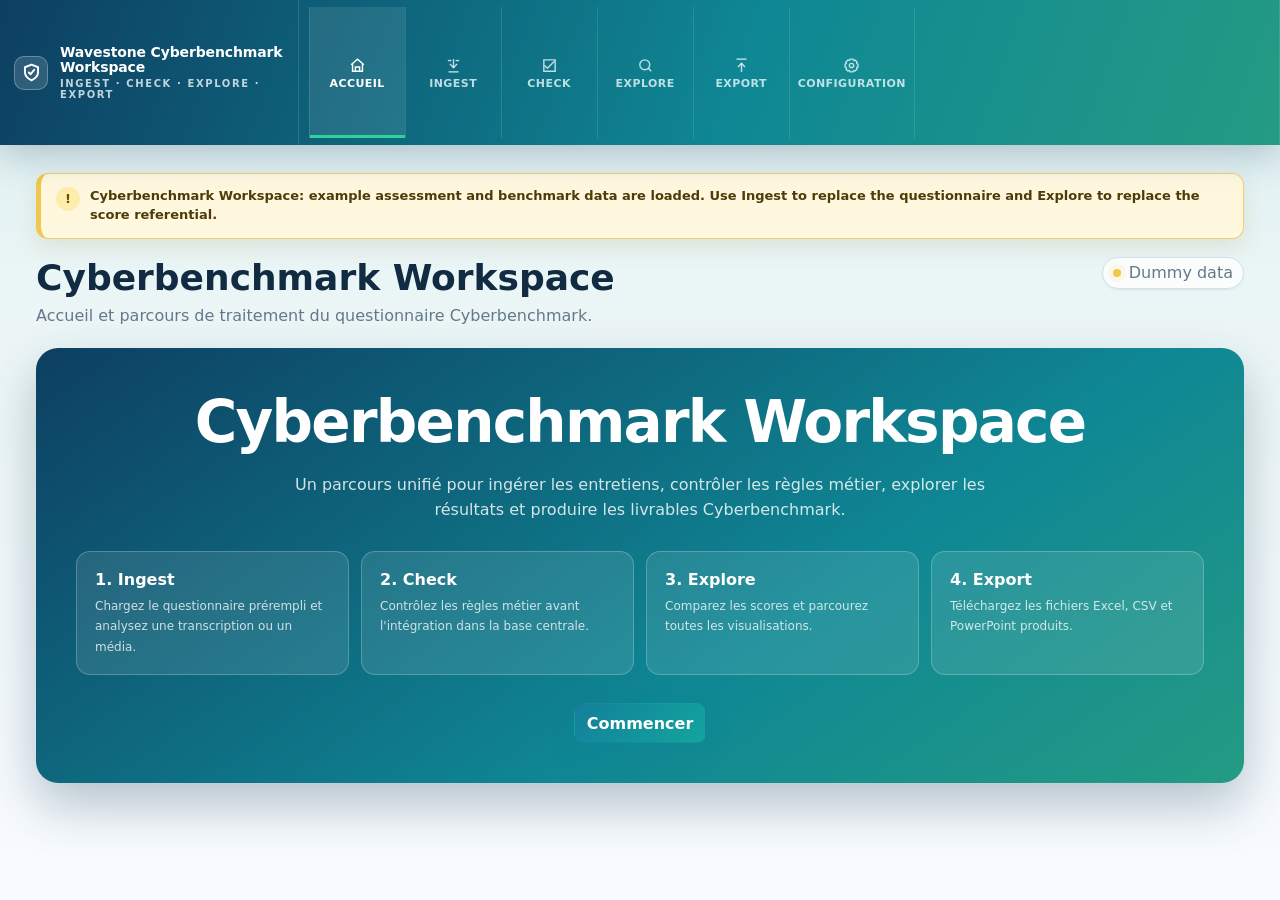
<file: index.html>
<!doctype html>
<html lang="en">
<head>
  <meta charset="utf-8">
  <meta name="viewport" content="width=device-width, initial-scale=1">
  <title>Wavestone Cyberbenchmark Workspace</title>
  <script src="vendor/xlsx.full.min.js"></script>
  <script src="vendor/pptxgen.bundle.js"></script>
  <link rel="stylesheet" href="design-system/wavestone-theme.css">
  <script>
    try {
      if (localStorage.getItem("cyberbench-design-system") === "wavestone") document.documentElement.dataset.designSystem = "wavestone";
    } catch (error) {}
  </script>
  <style>
    :root {
      color-scheme: light;
      --bg: #eaf5f5;
      --bg-soft: #f7fbfb;
      --panel: #ffffff;
      --panel-2: #f7fbfe;
      --panel-3: #e5f8f5;
      --line: #cfe2ea;
      --line-soft: #e6f0f4;
      --line-strong: #b8cbff;
      --text: #112b43;
      --muted: #64788b;
      --muted-2: #8ea1b1;
      --blue: #3679e6;
      --cyan: #1699a8;
      --green: #2ed39b;
      --amber: #f0c84b;
      --red: #d7282f;
      --violet: #7a4ec9;
      --nav-a: #0d3f61;
      --nav-b: #0f8794;
      --nav-c: #249b83;
      --shadow: 0 14px 34px rgba(14, 65, 83, .14);
      --radius: 14px;
      font-family: Inter, ui-sans-serif, system-ui, -apple-system, BlinkMacSystemFont, "Segoe UI", sans-serif;
    }

    * { box-sizing: border-box; }

    html, body { min-height: 100%; }

    body {
      margin: 0;
      background: linear-gradient(180deg, #d8ecef 0, var(--bg) 270px, #f8fbff 100%);
      color: var(--text);
    }

    button, input, select, textarea { font: inherit; }

    button {
      border: 1px solid #c4d8e4;
      background: #fff;
      color: var(--text);
      border-radius: 10px;
      min-height: 40px;
      padding: 0 12px;
      cursor: pointer;
      font-weight: 800;
      box-shadow: 0 1px 2px rgba(15,70,90,.08);
    }

    button:hover { border-color: #8fb5c6; background: #f7fbfe; }
    button:focus-visible { outline: 2px solid rgba(46,211,155,.24); border-color: #54cdb2; }
    button.primary { background: linear-gradient(135deg, #137f9a, #13a59e); color: white; border-color: transparent; box-shadow: 0 12px 24px rgba(14,126,148,.22); }
    button.ghost { background: transparent; }
    button.icon { width: 36px; padding: 0; display: inline-grid; place-items: center; }
    button.active { background: var(--panel-3); border-color: #54cdb2; color: #0b7582; }
    button:disabled { opacity: .45; cursor: not-allowed; }

    input, select, textarea {
      width: 100%;
      min-height: 36px;
      color: var(--text);
      background: #fff;
      border: 1px solid #cbdde6;
      border-radius: 10px;
      padding: 0 10px;
      outline: none;
    }
    textarea { min-height: 180px; padding: 10px; resize: vertical; line-height: 1.45; }
    input:focus, select:focus, textarea:focus { outline: 2px solid rgba(46,211,155,.24); border-color: #54cdb2; }

    input[type="file"] {
      height: auto;
      min-height: 42px;
      padding: 9px;
      color: var(--text);
    }

    label {
      display: block;
      color: var(--muted);
      font-size: 12px;
      font-weight: 700;
      text-transform: uppercase;
      letter-spacing: .04em;
      margin-bottom: 6px;
    }

    .app {
      display: grid;
      grid-template-columns: 1fr;
      min-height: 100vh;
    }

    aside {
      position: sticky;
      top: 0;
      z-index: 20;
      min-height: 44px;
      border: 0;
      background: linear-gradient(110deg, var(--nav-a) 0%, var(--nav-b) 58%, var(--nav-c) 100%);
      box-shadow: 0 10px 34px rgba(9, 53, 76, .24);
      padding: 0;
      overflow: visible;
      display: grid;
      grid-template-columns: minmax(250px, .7fr) minmax(680px, 2.3fr);
      align-items: stretch;
    }

    main { min-width: 0; }

    .brand { display: flex; align-items: center; gap: 12px; padding: 9px 14px; margin: 0; border-right: 1px solid rgba(255,255,255,.12); min-width: 0; }
    .mark {
      width: 34px; height: 34px; border-radius: 10px;
      background: rgba(255,255,255,.14);
      display: grid; place-items: center;
      border: 1px solid rgba(255,255,255,.28);
      box-shadow: none;
      flex: 0 0 auto;
    }
    .mark svg { width: 21px; height: 21px; color: #fff; }
    .brand h1 { font-size: 14px; line-height: 1.05; margin: 0; font-weight: 850; letter-spacing: -0.01em; color: #fff; }
    .brand p { margin: 3px 0 0; color: rgba(244,250,255,.78); font-size: 10px; letter-spacing: .16em; font-weight: 800; text-transform: uppercase; }

    .side-section { border-top: 0; border-right: 1px solid rgba(255,255,255,.12); padding: 7px 10px; margin: 0; min-width: 0; }
    .side-section:first-of-type { border-top: 0; padding-top: 0; margin-top: 0; }
    .side-section:first-of-type { padding: 7px 10px; }
    .stack { display: grid; gap: 4px; align-content: center; }
    .side-section label { color: rgba(237,251,255,.78); font-size: 10px; letter-spacing: .08em; margin: 0 0 3px; }
    .side-section input[type="file"] {
      min-height: 31px;
      height: 31px;
      padding: 4px 7px;
      color: #fff;
      background: rgba(255,255,255,.10);
      border: 1px solid rgba(255,255,255,.24);
      border-radius: 10px;
      font-size: 11px;
    }
    .side-section select {
      min-height: 28px;
      height: 28px;
      margin-top: 3px;
      padding: 0 7px;
      font-size: 11px;
      border-color: rgba(255,255,255,.24);
    }
    .side-section .target-label { margin-top: 5px; }
    .help { color: rgba(237,251,255,.82); font-size: 11px; line-height: 1.25; margin: 4px 0 0; }
    .template-link { color: #fff; font-size: 11px; font-weight: 800; text-underline-offset: 2px; }
    .file-meta { color: rgba(237,251,255,.86); font-size: 11px; line-height: 1.25; overflow-wrap: anywhere; max-height: 42px; overflow: hidden; }

    .nav { display: flex; align-items: stretch; gap: 0; min-width: 0; height: 100%; }
    .nav button {
      display: flex;
      flex-direction: column;
      justify-content: center;
      align-items: center;
      gap: 3px;
      min-width: 76px;
      min-height: 100%;
      border: 0;
      border-left: 1px solid rgba(255,255,255,.12);
      border-radius: 0;
      background: transparent;
      color: rgba(237,251,255,.78);
      padding: 6px 8px 5px;
      box-shadow: none;
      text-align: center;
      text-transform: uppercase;
      font-size: 11px;
      font-weight: 800;
      letter-spacing: .04em;
      position: relative;
    }
    .nav button:last-child { border-right: 1px solid rgba(255,255,255,.12); }
    .nav button::after {
      content: "";
      position: absolute;
      left: 0;
      right: 0;
      bottom: 0;
      height: 3px;
      background: transparent;
    }
    .nav button:hover, .nav button.active { background: rgba(255,255,255,.09); color: #fff; }
    .nav button.active::after { background: var(--green); }
    .nav svg { width: 17px; height: 17px; color: currentColor; }
    .workflow-nav button { min-width: 96px; }
    .explore-nav {
      display: flex; flex-wrap: wrap; gap: 6px; margin-bottom: 16px; padding: 7px;
      border: 1px solid var(--line); border-radius: 14px; background: rgba(255,255,255,.86); box-shadow: var(--shadow);
    }
    .explore-nav button { min-height: 34px; padding: 0 11px; font-size: 12px; }
    .arrival-hero {
      min-height: 430px; display: grid; place-items: center; text-align: center; padding: 40px;
      background: linear-gradient(145deg, #0d3f61, #0f8794 62%, #249b83); color: #fff;
      border-radius: 22px; box-shadow: 0 22px 50px rgba(9,53,76,.28);
    }
    .arrival-hero h3 { margin: 0; font-size: clamp(30px, 5vw, 58px); letter-spacing: -.03em; }
    .arrival-hero p { max-width: 760px; margin: 16px auto 0; color: rgba(255,255,255,.82); font-size: 16px; line-height: 1.6; }
    .workflow-steps { display: grid; grid-template-columns: repeat(4, minmax(0, 1fr)); gap: 12px; margin-top: 28px; }
    .workflow-step { padding: 18px; border: 1px solid rgba(255,255,255,.22); border-radius: 14px; background: rgba(255,255,255,.1); text-align: left; }
    .workflow-step b { display: block; font-size: 16px; margin-bottom: 6px; }
    .workflow-step span { color: rgba(255,255,255,.78); font-size: 12px; line-height: 1.45; }
    .source-grid { display: grid; grid-template-columns: repeat(3, minmax(0, 1fr)); gap: 12px; margin-bottom: 16px; }
    .source-card { padding: 14px; border: 1px solid var(--line-soft); border-radius: 12px; background: #f8fbfc; }
    .source-card h4 { margin: 0 0 10px; font-size: 13px; }
    .check-summary { display: grid; grid-template-columns: repeat(3, minmax(0, 1fr)); gap: 12px; margin-bottom: 16px; }
    .check-ok { color: #067647; }
    .check-error { color: #b42318; }
    .export-grid { display: grid; grid-template-columns: repeat(auto-fit, minmax(220px, 1fr)); gap: 16px; }
    .export-card { padding: 20px; }
    .export-card h3 { margin: 0 0 8px; }
    .export-card p { color: var(--muted); font-size: 13px; line-height: 1.5; min-height: 58px; }

    .content { padding: 28px clamp(18px, 3vw, 36px) 44px; }
    .dummy-notice {
      display: flex;
      align-items: flex-start;
      gap: 10px;
      margin: 0 0 18px;
      padding: 13px 15px;
      border: 1px solid #f2cf73;
      border-left: 5px solid var(--amber);
      border-radius: 12px;
      background: #fff8df;
      color: #4d3b08;
      box-shadow: 0 8px 22px rgba(134, 100, 13, .12);
      line-height: 1.45;
      font-size: 13px;
      font-weight: 650;
    }
    .dummy-notice .key {
      flex: 0 0 auto;
      display: inline-grid;
      place-items: center;
      width: 24px;
      height: 24px;
      border-radius: 999px;
      background: #ffedac;
      color: #6b4e00;
      font-weight: 900;
    }
    .topbar {
      display: flex;
      justify-content: space-between;
      align-items: flex-start;
      gap: 16px;
      margin-bottom: 20px;
    }
    .title h2 { font-size: clamp(24px, 3vw, 36px); margin: 0 0 6px; letter-spacing: 0; }
    .title p { color: var(--muted); margin: 0; max-width: 900px; line-height: 1.5; }
    .status-pill {
      display: inline-flex;
      gap: 8px;
      align-items: center;
      min-height: 32px;
      padding: 0 10px;
      border: 1px solid var(--line);
      border-radius: 999px;
      color: var(--muted);
      white-space: nowrap;
      background: rgba(255,255,255,.84);
      box-shadow: 0 1px 2px rgba(15,70,90,.08);
    }
    .topbar-actions { display: flex; align-items: center; gap: 8px; flex-wrap: wrap; justify-content: flex-end; }
    .pptx-export { min-height: 34px; white-space: nowrap; }
    .dot { width: 8px; height: 8px; border-radius: 50%; background: var(--muted-2); }
    .dot.ready { background: var(--green); box-shadow: 0 0 0 5px rgba(99,210,124,.1); }
    .dot.warn { background: var(--amber); box-shadow: 0 0 0 5px rgba(241,184,75,.1); }

    .grid { display: grid; gap: 16px; }
    .grid.kpis { grid-template-columns: repeat(4, minmax(0, 1fr)); margin-bottom: 16px; }
    .grid.two { grid-template-columns: minmax(0, 1.1fr) minmax(340px, .9fr); }
    .grid.three { grid-template-columns: repeat(3, minmax(0, 1fr)); }

    .card {
      background: rgba(255,255,255,.92);
      border: 1px solid var(--line-soft);
      border-radius: var(--radius);
      box-shadow: var(--shadow);
      min-width: 0;
    }
    .card-head {
      display: flex;
      align-items: center;
      justify-content: space-between;
      gap: 12px;
      padding: 15px 16px;
      border-bottom: 1px solid var(--line-soft);
    }
    .card-head h3 { margin: 0; font-size: 14px; letter-spacing: .02em; color: #12314a; }
    .card-body { padding: 16px; }
    .png-export { min-height: 30px; padding: 0 9px; font-size: 11px; }

    .kpi { padding: 15px 16px; }
    .kpi .label { color: var(--muted); font-size: 12px; margin-bottom: 8px; }
    .kpi .value { font-size: 28px; font-weight: 780; line-height: 1; }
    .kpi .sub { margin-top: 8px; color: var(--muted); font-size: 12px; min-height: 18px; }

    .toolbar {
      display: grid;
      grid-template-columns: minmax(200px, 1.2fr) repeat(4, minmax(132px, .65fr));
      gap: 10px;
      align-items: end;
      margin-bottom: 14px;
    }

    .segmented {
      display: inline-flex;
      gap: 4px;
      padding: 4px;
      background: #fff;
      border: 1px solid var(--line);
      border-radius: 12px;
    }
    .segmented button { min-height: 30px; padding: 0 9px; border-color: transparent; background: transparent; }
    .segmented button.active { background: var(--panel-3); border-color: #54cdb2; color: #0b7582; }

    .bars { display: grid; gap: 10px; }
    .bar-row {
      display: grid;
      grid-template-columns: minmax(92px, 130px) minmax(0, 1fr) minmax(54px, 96px);
      gap: 12px;
      align-items: center;
    }
    button.bar-row {
      width: 100%;
      min-height: 34px;
      padding: 0;
      border: 0;
      border-radius: 0;
      background: transparent;
      box-shadow: none;
      text-align: left;
    }
    button.bar-row:hover .bar-label { color: var(--cyan); }
    .bar-label { color: var(--text); font-weight: 700; font-size: 13px; overflow: hidden; text-overflow: ellipsis; white-space: nowrap; }
    .bar-track { height: 10px; border-radius: 999px; background: #edf3f6; overflow: hidden; border: 1px solid #dceaf0; }
    .bar-fill { height: 100%; border-radius: 999px; background: linear-gradient(90deg, var(--red), var(--amber), var(--green)); }
    .bar-value { color: var(--muted); text-align: right; font-variant-numeric: tabular-nums; font-size: 12px; }

    .radar-wrap, .scatter-wrap { min-height: 360px; display: grid; place-items: center; }
    .radar-head-tools { display: flex; align-items: center; gap: 12px; }
    .thumb-grid { display: grid; grid-template-columns: repeat(3, 1fr); gap: 12px; }
    @media (max-width: 980px) { .thumb-grid { grid-template-columns: repeat(2, 1fr); } }
    @media (max-width: 620px) { .thumb-grid { grid-template-columns: 1fr; } }
    .thumb {
      text-align: left; background: var(--card, #fff); border: 1px solid var(--border, rgba(0,0,0,.08));
      border-radius: 12px; padding: 12px; cursor: pointer; display: flex; flex-direction: column; gap: 8px;
      transition: transform .12s ease, box-shadow .12s ease, border-color .12s ease;
    }
    .thumb:hover, .thumb:focus-visible { transform: translateY(-2px); box-shadow: 0 8px 22px rgba(0,0,0,.12); border-color: var(--cyan); outline: none; }
    .thumb-preview { width: 100%; height: 76px; border-radius: 8px; background: rgba(22,153,168,.06); display: grid; place-items: center; overflow: hidden; }
    .thumb-preview svg { width: 100%; height: 100%; }
    .thumb-title { font-size: 13px; font-weight: 800; color: var(--text); }
    .thumb-text { font-size: 12px; color: var(--muted); line-height: 1.35; }
    svg.chart { width: 100%; height: auto; max-height: 410px; overflow: visible; }
    .axis-label { fill: var(--muted); font-size: 11px; }
    .chart-grid { stroke: #dfeaf0; fill: none; }
    .chart-line { stroke: var(--cyan); stroke-width: 2.4; fill: rgba(22,153,168,.16); }
    .chart-line.secondary { stroke: var(--amber); fill: rgba(240,200,75,.13); }

    .list { display: grid; gap: 10px; }
    .finding {
      display: grid;
      grid-template-columns: 58px minmax(0, 1fr) 64px;
      gap: 12px;
      padding: 12px;
      border: 1px solid #dfeaf0;
      border-radius: 12px;
      background: #fbfdfd;
    }
    .finding .id { color: var(--cyan); font-weight: 800; font-size: 12px; }
    .finding .q { color: var(--text); line-height: 1.35; font-size: 13px; }
    .finding .meta { color: var(--muted); font-size: 12px; margin-top: 5px; }
    .score-badge {
      justify-self: end;
      display: inline-grid;
      place-items: center;
      width: 52px;
      height: 30px;
      border: 1px solid var(--line);
      border-radius: 999px;
      font-weight: 800;
      font-variant-numeric: tabular-nums;
    }

    .table-wrap { overflow: auto; border: 1px solid var(--line-soft); border-radius: 12px; background: #fff; }
    table { width: 100%; border-collapse: collapse; min-width: 1320px; }
    th, td { padding: 10px 12px; border-bottom: 1px solid var(--line-soft); text-align: left; vertical-align: top; }
    th {
      position: sticky;
      top: 0;
      background: #f4fbfa;
      color: var(--muted);
      font-size: 11px;
      text-transform: uppercase;
      letter-spacing: .04em;
      z-index: 1;
      cursor: pointer;
    }
    td { color: #23415b; font-size: 13px; line-height: 1.35; }
    td.small, th.small { width: 84px; white-space: nowrap; }
    .muted { color: var(--muted); }
    .hidden { display: none !important; }

    .empty {
      min-height: 360px;
      display: grid;
      place-items: center;
      text-align: center;
      border: 1px dashed var(--line);
      border-radius: var(--radius);
      background: rgba(255,255,255,.72);
      padding: 28px;
    }
    .empty h3 { margin: 0 0 8px; }
    .empty p { color: var(--muted); margin: 0; max-width: 680px; line-height: 1.5; }

    .matrix {
      display: grid;
      grid-template-columns: repeat(2, minmax(0, 1fr));
      gap: 12px;
      min-height: 420px;
    }
    .quadrant {
      border: 1px solid var(--line-soft);
      border-radius: 12px;
      padding: 12px;
      background: #fbfdfd;
      min-height: 190px;
    }
    .quadrant h4 { margin: 0 0 10px; font-size: 13px; color: var(--muted); }
    .chip {
      display: inline-flex;
      align-items: center;
      gap: 6px;
      max-width: 100%;
      margin: 0 6px 6px 0;
      padding: 6px 8px;
      border: 1px solid var(--line);
      border-radius: 999px;
      color: var(--text);
      background: #f3fbfb;
      font-size: 12px;
    }

    .compare-row {
      display: grid;
      grid-template-columns: 150px minmax(0, 1fr);
      gap: 14px;
      align-items: center;
      padding: 11px 0;
      border-bottom: 1px solid var(--line-soft);
    }
    .compare-track {
      position: relative;
      height: 42px;
      border-radius: 10px;
      background: #edf3f6;
      border: 1px solid var(--line-soft);
      overflow: hidden;
    }
    .compare-marker {
      position: absolute;
      top: 7px;
      width: 3px;
      height: 28px;
      border-radius: 4px;
      transform: translateX(-1px);
    }
    .compare-label {
      position: absolute;
      top: 5px;
      transform: translateX(-50%);
      white-space: nowrap;
      font-size: 10px;
      color: var(--muted);
    }

    .legend { display: flex; flex-wrap: wrap; gap: 12px; color: var(--muted); font-size: 12px; }
    .legend span { display: inline-flex; align-items: center; gap: 6px; }
    .legend i { width: 10px; height: 10px; border-radius: 50%; display: inline-block; }
    .legend button {
      display: inline-flex;
      align-items: center;
      gap: 6px;
      min-height: 28px;
      padding: 0 8px;
      border-radius: 999px;
      background: transparent;
      box-shadow: none;
      color: var(--muted);
      font-size: 12px;
      font-weight: 800;
    }
    .legend button.active { background: var(--panel-3); border-color: #54cdb2; color: #0b7582; }

    .dashboard-layout {
      display: grid;
      grid-template-columns: minmax(0, 1fr) minmax(320px, 420px);
      gap: 16px;
      align-items: start;
    }
    .scatter-card {
      background: #f8f8f6;
      color: #5c6670;
      border-color: #e6f0f4;
    }
    .scatter-card .card-head {
      color: #333b44;
      border-bottom-color: rgba(0,0,0,.08);
    }
    .scatter-card .card-body { padding: 10px 14px 14px; }
    .scatter-stage { min-height: 560px; display: grid; place-items: center; }
    .slide-chart { width: 100%; height: auto; min-height: 500px; overflow: visible; }
    .slide-grid { stroke: #e2e2df; stroke-width: 1; }
    .slide-axis { stroke: #bfc4c8; stroke-width: 1.2; }
    .slide-label { fill: #6d747b; font-size: 12px; }
    .bubble-point { cursor: pointer; outline: none; }
    .bubble-point circle {
      stroke: rgba(255,255,255,.72);
      stroke-width: 2;
      filter: drop-shadow(0 2px 2px rgba(0,0,0,.12));
      transition: r .14s ease, stroke-width .14s ease;
    }
    .bubble-point:hover circle,
    .bubble-point.active circle,
    .bubble-point:focus-visible circle {
      r: 11;
      stroke: #222;
      stroke-width: 2.4;
    }
    .bubble-point.dimmed { opacity: .22; }
    .radar-vertex { fill: var(--cyan); stroke: rgba(0,0,0,.25); stroke-width: 1; transition: r .14s ease, fill .14s ease; }
    circle.radar-vertex.bubble-point { cursor: pointer; }
    circle.radar-vertex.bubble-point:hover, circle.radar-vertex.bubble-point:focus-visible { fill: #fff; }
    circle.radar-vertex.active { fill: #fff; stroke: var(--cyan); stroke-width: 2.4; }
    text.axis-label.bubble-point { cursor: pointer; }
    text.axis-label.bubble-point:hover, text.axis-label.bubble-point:focus-visible { fill: var(--text); }
    text.axis-label.active { fill: var(--cyan); font-weight: 800; }
    .bubble-label { fill: #6d747b; font-size: 13px; font-weight: 700; pointer-events: none; }
    .card-actions { display: flex; align-items: center; gap: 8px; flex-wrap: wrap; }
    .drill-stack { display: grid; gap: 12px; }
    .crumbs { display: flex; flex-wrap: wrap; gap: 8px; align-items: center; color: var(--muted); font-size: 12px; }
    .crumbs button { min-height: 30px; padding: 0 9px; }
    .metric-line {
      display: grid;
      grid-template-columns: minmax(0, 1fr) 58px;
      gap: 10px;
      align-items: center;
      width: 100%;
      min-height: 48px;
      text-align: left;
      padding: 8px 10px;
      background: #fbfdfd;
    }
    .metric-line strong {
      display: block;
      overflow: hidden;
      text-overflow: ellipsis;
      white-space: nowrap;
      font-size: 13px;
    }
    .metric-line span { display: block; color: var(--muted); font-size: 12px; margin-top: 3px; }
    .domain-focus-head {
      display: flex;
      align-items: center;
      justify-content: space-between;
      gap: 10px;
      width: 100%;
      margin-bottom: 10px;
    }
    .domain-focus-head strong { font-size: 13px; }
    .question-card {
      padding: 11px;
      border: 1px solid #dfeaf0;
      border-radius: 12px;
      background: #fbfdfd;
    }
    .question-card .q-title { font-size: 13px; line-height: 1.35; font-weight: 750; }
    .question-card .q-meta { color: var(--muted); font-size: 12px; margin-top: 6px; }
    .question-card .q-comment { color: #4c657a; font-size: 12px; margin-top: 8px; line-height: 1.4; }
    .recommendation-toolbar {
      display: grid;
      grid-template-columns: minmax(180px, .5fr) minmax(180px, .5fr) minmax(0, 1fr);
      gap: 12px;
      align-items: end;
      margin-bottom: 16px;
    }
    .recommendation-list { display: grid; gap: 14px; }
    .recommendation-card { overflow: hidden; }
    .recommendation-head {
      display: grid;
      grid-template-columns: minmax(0, 1fr) auto;
      gap: 14px;
      padding: 15px 16px 12px;
      border-bottom: 1px solid var(--line-soft);
    }
    .recommendation-title { font-size: 14px; font-weight: 800; line-height: 1.35; }
    .recommendation-meta { margin-top: 5px; color: var(--muted); font-size: 12px; line-height: 1.4; }
    .priority-badge {
      align-self: start;
      min-width: 84px;
      padding: 7px 9px;
      border-radius: 999px;
      text-align: center;
      font-size: 11px;
      font-weight: 900;
      text-transform: uppercase;
      letter-spacing: .04em;
    }
    .priority-critical { color: #991b1b; background: #fee2e2; border: 1px solid #fecaca; }
    .priority-high { color: #9a4b00; background: #fff0ce; border: 1px solid #f6d48a; }
    .priority-medium { color: #155e75; background: #cffafe; border: 1px solid #a5f3fc; }
    .recommendation-body { padding: 14px 16px 16px; }
    .recommendation-scores { display: flex; flex-wrap: wrap; gap: 8px; margin-bottom: 12px; }
    .recommendation-score { padding: 6px 8px; border-radius: 8px; background: #f1f7f8; color: var(--muted); font-size: 12px; }
    .recommendation-score strong { color: var(--text); }
    .action-list { margin: 8px 0 0; padding-left: 20px; color: #23415b; font-size: 13px; line-height: 1.45; }
    .action-list li + li { margin-top: 6px; }
    .api-future {
      padding: 14px 16px;
      border: 1px dashed #a9c8d5;
      border-radius: 12px;
      background: #f3fafb;
      color: #36566b;
    }
    .api-future strong { color: var(--text); }
    .api-future p { margin: 5px 0 0; font-size: 12px; line-height: 1.45; }
    .ingest-grid { display: grid; grid-template-columns: minmax(0, 1.25fr) minmax(320px, .75fr); gap: 16px; align-items: start; }
    .ingest-fields { display: grid; grid-template-columns: repeat(2, minmax(0, 1fr)); gap: 12px; }
    .ingest-fields .wide { grid-column: 1 / -1; }
    .ingest-actions { display: flex; flex-wrap: wrap; gap: 8px; margin-top: 14px; }
    .ingest-warning { border: 1px solid #f6d48a; border-radius: 10px; background: #fff8df; color: #6b4e00; padding: 11px 12px; font-size: 12px; line-height: 1.45; }
    .ingest-progress { display: grid; gap: 8px; margin-top: 14px; }
    .ingest-progress-line { height: 9px; overflow: hidden; border: 1px solid var(--line); border-radius: 999px; background: #edf3f6; }
    .ingest-progress-line span { display: block; height: 100%; background: linear-gradient(90deg, var(--cyan), var(--green)); transition: width .2s ease; }
    .ingest-log { max-height: 260px; overflow: auto; padding: 10px 12px; border: 1px solid var(--line-soft); border-radius: 10px; background: #f8fbfc; color: #36566b; font-size: 12px; line-height: 1.5; }
    .ingest-review { display: grid; gap: 10px; margin-top: 16px; }
    .ingest-review-card { padding: 12px; border: 1px solid var(--line-soft); border-radius: 12px; background: #fff; }
    .ingest-review-card strong { font-size: 13px; }
    .ingest-review-card p { margin: 6px 0 0; color: var(--muted); font-size: 12px; line-height: 1.45; }
    .level-detail {
      display: grid;
      gap: 8px;
      margin-top: 10px;
    }
    .level-detail-row {
      display: grid;
      grid-template-columns: 62px minmax(0, 1fr);
      gap: 10px;
      align-items: start;
      padding: 8px;
      border: 1px solid var(--line-soft);
      border-radius: 10px;
      background: #fff;
    }
    .level-detail-row b { color: var(--text); font-size: 12px; }
    .level-detail-row p { margin: 0; color: #4c657a; font-size: 12px; line-height: 1.35; }
    .level-strip {
      display: flex;
      flex-wrap: wrap;
      gap: 6px;
      margin-top: 8px;
    }
    .level-chip {
      display: inline-flex;
      align-items: center;
      justify-content: center;
      gap: 4px;
      min-width: 54px;
      min-height: 26px;
      padding: 4px 6px;
      border: 1px solid var(--line);
      border-radius: 8px;
      background: #f6fbfb;
      color: var(--text);
      font-size: 11px;
      font-weight: 800;
      font-variant-numeric: tabular-nums;
      white-space: nowrap;
    }
    .level-chip span { color: var(--muted); font-weight: 800; }
    .findings-filter {
      display: grid;
      grid-template-columns: minmax(220px, 360px);
      margin-bottom: 14px;
    }

    .toast {
      position: fixed;
      right: 18px;
      bottom: 18px;
      width: min(420px, calc(100vw - 36px));
      background: #fff;
      border: 1px solid var(--line);
      border-radius: 12px;
      padding: 13px 14px;
      box-shadow: var(--shadow);
      color: var(--text);
      z-index: 30;
    }

    @media (max-width: 1100px) {
      .app { grid-template-columns: 1fr; }
      aside {
        position: static;
        height: auto;
        grid-template-columns: 1fr;
      }
      .brand, .side-section { border-right: 0; border-bottom: 1px solid rgba(255,255,255,.12); }
      .nav { flex-wrap: wrap; }
      .nav button { flex: 1 1 130px; min-height: 58px; border-bottom: 1px solid rgba(255,255,255,.12); }
      .grid.kpis, .grid.two, .grid.three { grid-template-columns: 1fr; }
      .dashboard-layout { grid-template-columns: 1fr; }
      .toolbar { grid-template-columns: repeat(2, minmax(0, 1fr)); }
    }

    @media (max-width: 700px) {
      .content { padding: 20px 14px 36px; }
      .dummy-notice { font-size: 12px; }
      .topbar { display: grid; }
      .toolbar { grid-template-columns: 1fr; }
      .matrix { grid-template-columns: 1fr; }
      .finding { grid-template-columns: 1fr; }
      .score-badge { justify-self: start; }
      .bar-row, .compare-row { grid-template-columns: 1fr; gap: 7px; }
      .recommendation-toolbar, .recommendation-head { grid-template-columns: 1fr; }
      .ingest-grid, .ingest-fields { grid-template-columns: 1fr; }
      .workflow-steps, .source-grid, .check-summary, .export-grid { grid-template-columns: 1fr; }
      .ingest-fields .wide { grid-column: auto; }
      .scatter-stage { min-height: 380px; }
      .slide-chart { min-height: 320px; }
      aside { padding: 0; }
      .nav button { flex-basis: 50%; }
    }
  </style>
</head>
<body data-design-system="">
  <div class="app">
    <aside>
      <div class="brand">
        <div class="mark" aria-hidden="true">
          <svg viewBox="0 0 24 24" fill="none" stroke="currentColor" stroke-width="2.2" stroke-linecap="round" stroke-linejoin="round">
            <path d="M12 3 4.5 6v5.5c0 4.7 3.1 7.5 7.5 9.5 4.4-2 7.5-4.8 7.5-9.5V6L12 3Z"></path>
            <path d="m9 12 2 2 4-5"></path>
          </svg>
        </div>
        <div>
          <h1>Wavestone Cyberbenchmark Workspace</h1>
          <p>Ingest · Check · Explore · Export</p>
        </div>
      </div>

      <section class="side-section">
        <nav class="nav workflow-nav" id="nav">
          <button data-workflow-tab="arrival" class="active" title="Accueil">
            <svg viewBox="0 0 24 24" fill="none" stroke="currentColor" stroke-width="2"><path d="M3 11 12 3l9 8"></path><path d="M5 10v10h14V10"></path><path d="M9 20v-6h6v6"></path></svg>
            Accueil
          </button>
          <button data-workflow-tab="ingest" title="Ingest">
            <svg viewBox="0 0 24 24" fill="none" stroke="currentColor" stroke-width="2"><path d="M12 3v12"></path><path d="m7 10 5 5 5-5"></path><path d="M5 21h14"></path><path d="M4 5h5"></path><path d="M15 5h5"></path></svg>
            Ingest
          </button>
          <button data-workflow-tab="check" title="Check">
            <svg viewBox="0 0 24 24" fill="none" stroke="currentColor" stroke-width="2"><path d="m5 12 4 4L19 6"></path><path d="M4 4h16v16H4z"></path></svg>
            Check
          </button>
          <button data-workflow-tab="explore" title="Explore">
            <svg viewBox="0 0 24 24" fill="none" stroke="currentColor" stroke-width="2"><circle cx="11" cy="11" r="7"></circle><path d="m20 20-4-4"></path></svg>
            Explore
          </button>
          <button data-workflow-tab="export" title="Export">
            <svg viewBox="0 0 24 24" fill="none" stroke="currentColor" stroke-width="2"><path d="M12 21V9"></path><path d="m7 14 5-5 5 5"></path><path d="M5 3h14"></path></svg>
            Export
          </button>
          <button data-workflow-tab="configuration" title="Configuration">
            <svg viewBox="0 0 24 24" fill="none" stroke="currentColor" stroke-width="2"><circle cx="12" cy="12" r="3"></circle><path d="M19.4 15a1.7 1.7 0 0 0 .3 1.9l.1.1-2.8 2.8-.1-.1a1.7 1.7 0 0 0-1.9-.3 1.7 1.7 0 0 0-1 1.6V21h-4v-.1a1.7 1.7 0 0 0-1-1.6 1.7 1.7 0 0 0-1.9.3l-.1.1L4.2 17l.1-.1a1.7 1.7 0 0 0 .3-1.9A1.7 1.7 0 0 0 3 14H3v-4h.1a1.7 1.7 0 0 0 1.6-1 1.7 1.7 0 0 0-.3-1.9L4.2 7 7 4.2l.1.1a1.7 1.7 0 0 0 1.9.3A1.7 1.7 0 0 0 10 3V3h4v.1a1.7 1.7 0 0 0 1 1.6 1.7 1.7 0 0 0 1.9-.3l.1-.1L19.8 7l-.1.1a1.7 1.7 0 0 0-.3 1.9 1.7 1.7 0 0 0 1.6 1h.1v4H21a1.7 1.7 0 0 0-1.6 1Z"></path></svg>
            Configuration
          </button>
        </nav>
      </section>
    </aside>

    <main>
      <div class="content">
        <div id="dummyNotice" class="dummy-notice" role="status">
          <span class="key" aria-hidden="true">!</span>
          <span>W-CyberBenchmark Explorer: dummy data displayed to tests, upload your own data and benchmark referential on top of the window. Nothing is stored or shared on Internet, it’s only a local display</span>
        </div>

        <div class="topbar">
          <div class="title">
            <h2 id="pageTitle">Overview</h2>
            <p id="pageIntro">Upload a completed W-CyberBenchmark file to generate indicators, rankings, and exploration views.</p>
          </div>
          <div class="status-pill"><span id="statusDot" class="dot"></span><span id="statusText">Waiting for file</span></div>
        </div>

        <section id="emptyState" class="empty hidden">
          <div>
            <h3 id="emptyTitle">Upload an assessment file</h3>
            <p id="emptyText">The file is parsed in your browser. Domain sheets, maturity levels, comments, and response reliability are extracted to generate the views.</p>
          </div>
        </section>

        <section id="arrival" class="workflow-panel">
          <div class="arrival-hero">
            <div>
              <h3>Cyberbenchmark Workspace</h3>
              <p>Un parcours unifié pour ingérer les entretiens, contrôler les règles métier, explorer les résultats et produire les livrables Cyberbenchmark.</p>
              <div class="workflow-steps">
                <div class="workflow-step"><b>1. Ingest</b><span>Chargez le questionnaire prérempli et analysez une transcription ou un média.</span></div>
                <div class="workflow-step"><b>2. Check</b><span>Contrôlez les règles métier avant l'intégration dans la base centrale.</span></div>
                <div class="workflow-step"><b>3. Explore</b><span>Comparez les scores et parcourez toutes les visualisations.</span></div>
                <div class="workflow-step"><b>4. Export</b><span>Téléchargez les fichiers Excel, CSV et PowerPoint produits.</span></div>
              </div>
              <button class="primary" data-go-workflow="ingest" style="margin-top:28px;">Commencer</button>
            </div>
          </div>
        </section>

        <section id="check" class="workflow-panel hidden">
          <div class="check-summary">
            <div class="card kpi"><div class="label">Questions contrôlées</div><div class="value" id="checkTotal">-</div><div class="sub">Règles applicables</div></div>
            <div class="card kpi"><div class="label">Conformes</div><div class="value check-ok" id="checkOk">-</div><div class="sub">Sans anomalie</div></div>
            <div class="card kpi"><div class="label">Anomalies</div><div class="value check-error" id="checkErrors">-</div><div class="sub">À corriger avant export</div></div>
          </div>
          <div class="card">
            <div class="card-head"><h3>Contrôles métier Cyberbenchmark</h3><button class="primary" id="runChecks">Relancer les contrôles</button></div>
            <div class="card-body">
              <p class="muted">Règles initiales : identifiants uniques, pourcentages compris entre 0 et 100 %, somme de L1 à L4 égale à 100 % pour une réponse scorée, L5 traité comme bonus, et absence de score pour une réponse N/A.</p>
              <div class="table-wrap"><table id="checkTable"><thead><tr><th class="small">ID</th><th class="small">Domaine</th><th class="small">Sévérité</th><th>Règle</th><th>Détail</th></tr></thead><tbody></tbody></table></div>
            </div>
          </div>
        </section>

        <section id="export" class="workflow-panel hidden">
          <div class="export-grid">
            <div class="card export-card"><h3>Excel enrichi</h3><p>Questionnaire Cyberbenchmark complété avec les scores, commentaires et niveaux revus.</p><button class="primary" id="exportExcelWorkflow">Télécharger Excel</button></div>
            <div class="card export-card"><h3>CSV base centrale</h3><p>Format tabulaire contrôlé pour ajout dans la base de données centrale Cyberbenchmark.</p><button class="primary" id="exportCentralCsv">Télécharger CSV</button></div>
            <div class="card export-card"><h3>PowerPoint résultats</h3><p>Présentation 16:9 contenant l'ensemble des principaux visuels de l'Explorer.</p><button class="primary pptx-export" id="exportPptx">Télécharger PPTX</button></div>
            <div class="card export-card"><h3 id="exportHtmlTitle">Exploration client autonome</h3><p id="exportHtmlText">Fichier HTML interactif avec résultats pré-calculés, sans benchmark ni données de calcul.</p><button class="primary" id="exportStandaloneHtml">Télécharger HTML autonome</button></div>
          </div>
        </section>

        <section id="configuration" class="workflow-panel hidden">
          <div class="grid two">
            <div class="card">
              <div class="card-head"><h3>Configuration LLM</h3></div>
              <div class="card-body">
                <div class="ingest-warning" id="ingestWarning">Les données sont envoyées au fournisseur configuré. Les clés restent uniquement en mémoire.</div>
                <div class="ingest-fields" style="margin-top:14px;">
                  <div><label for="ingestProvider">Fournisseur</label><select id="ingestProvider"><option value="anthropic">Anthropic</option><option value="openai">OpenAI</option><option value="openrouter">OpenRouter</option><option value="azure_openai">Azure OpenAI</option><option value="google_gemini">Google Gemini</option></select></div>
                  <div><label for="ingestModel">Modèle</label><input id="ingestModel" value="claude-sonnet-4-20250514"></div>
                  <div class="wide" id="ingestApiKeyField"><label for="ingestApiKey">Clé API</label><input id="ingestApiKey" type="password" autocomplete="off"></div>
                  <div class="wide hidden" id="ingestAzureFields"><div class="ingest-fields">
                    <div class="wide"><label for="ingestAzureEndpoint">Endpoint Azure OpenAI</label><input id="ingestAzureEndpoint" type="url" placeholder="https://resource.openai.azure.com"></div>
                    <div><label for="ingestAzureRegion">Région Azure</label><select id="ingestAzureRegion"><option value="westeurope">West Europe</option><option value="francecentral">France Central</option><option value="northeurope">North Europe</option><option value="uksouth">UK South</option><option value="eastus">East US</option><option value="eastus2">East US 2</option><option value="westus">West US</option><option value="swedencentral">Sweden Central</option></select></div>
                    <div><label for="ingestAzureDeployment">Nom du déploiement Azure</label><input id="ingestAzureDeployment" placeholder="gpt-4o"></div>
                    <div><label for="ingestAzureKey">Clé Azure OpenAI</label><input id="ingestAzureKey" type="password" autocomplete="off"></div>
                    <p class="muted wide">La région documente la zone Azure utilisée. L’endpoint HTTPS reste l’adresse effectivement appelée.</p>
                  </div></div>
                </div>
                <div class="ingest-actions"><button id="ingestTest">Tester la connexion LLM</button></div>
              </div>
            </div>
            <div class="card">
              <div class="card-head"><h3>Azure Speech-to-Text</h3></div>
              <div class="card-body">
                <div class="ingest-fields">
                  <div class="wide"><label for="azureSpeechKey">Clé Azure Speech</label><input id="azureSpeechKey" type="password" autocomplete="off"></div>
                  <div><label for="azureSpeechRegion">Région Azure Speech</label><select id="azureSpeechRegion"><option value="westeurope">West Europe</option><option value="francecentral">France Central</option><option value="northeurope">North Europe</option><option value="uksouth">UK South</option><option value="eastus">East US</option><option value="eastus2">East US 2</option><option value="westus">West US</option><option value="westus2">West US 2</option><option value="southeastasia">Southeast Asia</option><option value="eastasia">East Asia</option><option value="centralus">Central US</option><option value="germanywestcentral">Germany West Central</option><option value="japaneast">Japan East</option><option value="australiaeast">Australia East</option><option value="canadacentral">Canada Central</option></select></div>
                  <div><label for="azureSpeechLocale">Langue</label><input id="azureSpeechLocale" value="fr-FR"></div>
                </div>
                <p class="muted">Utilise l'API Fast Transcription Azure Speech. Les fichiers audio ou vidéo sont transmis directement à Microsoft Azure.</p>
              </div>
            </div>
          </div>
        </section>

        <section id="exploreToolbar" class="workflow-panel hidden">
          <div class="card" style="margin-bottom:16px;"><div class="card-body">
            <div class="source-grid" style="margin-bottom:0;">
              <div><label for="benchmarkFile">Fichier de références des scores</label><input id="benchmarkFile" type="file" accept=".xls,.xlsx,.xlsm,.xlsb,.csv"><div id="benchmarkMeta" class="muted"></div></div>
              <div><label for="benchmarkTarget">Cible de comparaison</label><select id="benchmarkTarget"></select></div>
              <div><a class="template-link" id="benchmarkTemplate" href="data/Scores-CyberBenchmark-03062026.xlsx" download>Télécharger le modèle de référence</a></div>
            </div>
          </div></div>
          <nav class="explore-nav" id="exploreNav">
            <button data-explore-tab="home" class="active">Synthèse</button><button data-explore-tab="dashboard">Matrice</button><button data-explore-tab="overview">Rosace</button><button data-explore-tab="domains">Domaines</button><button data-explore-tab="findings">Constats</button><button data-explore-tab="compare">Comparaison</button><button data-explore-tab="recommendations">Recommandations</button><button data-explore-tab="questions">Détails réponse</button>
          </nav>
        </section>

        <section id="home" class="analysis-panel hidden">
          <div class="grid kpis">
            <div class="card kpi"><div class="label" id="kpiCoverageLabel">Coverage</div><div class="value" id="kpiCoverage">-</div><div class="sub" id="kpiCoverageSub">Excluding N/A</div></div>
            <div class="card kpi"><div class="label" id="kpiScoreLabel">Maturity</div><div class="value" id="kpiScore">-</div><div class="sub" id="kpiScoreSub">Scored questions</div></div>
            <div class="card kpi"><div class="label" id="kpiBestLabel">Strong domain</div><div class="value" id="kpiBest">-</div><div class="sub" id="kpiBestSub">Highest score</div></div>
            <div class="card kpi"><div class="label" id="kpiWeakLabel">Priority</div><div class="value" id="kpiWeak">-</div><div class="sub" id="kpiWeakSub">Lowest score</div></div>
          </div>
          <div class="card">
            <div class="card-head"><h3 id="exploreTitle">Explore</h3></div>
            <div class="card-body"><div class="thumb-grid" id="thumbGrid"></div></div>
          </div>
          <div class="card">
            <div class="card-head"><h3 id="distributionTitle">Maturity distribution</h3><button class="ghost png-export" data-export-target="distributionChart" data-export-name="maturity-distribution">PNG</button></div>
            <div class="card-body" id="distributionChart"></div>
          </div>
        </section>

        <section id="dashboard" class="analysis-panel hidden">
          <div class="dashboard-layout">
            <div class="card scatter-card">
              <div class="card-head">
                <h3 id="bubbleTitle">Maturity by theme</h3>
                <div class="card-actions">
                  <button class="ghost hidden" id="dashboardBack">Back</button>
                  <div class="legend">
                    <span id="legendMaturity"><i style="background:#4db8b4"></i>Maturity</span>
                    <span id="legendLag"><i style="background:#f17778"></i>Lag</span>
                  </div>
                  <button class="ghost png-export" data-export-target="bubbleChart" data-export-name="maturity-by-theme">PNG</button>
                </div>
              </div>
              <div class="card-body scatter-stage" id="bubbleChart"></div>
            </div>
            <div class="card">
              <div class="card-head"><h3 id="drillTitle">Drill-down</h3></div>
              <div class="card-body drill-stack" id="drillPanel"></div>
            </div>
          </div>
        </section>

        <section id="overview" class="analysis-panel hidden">
          <div class="card">
            <div class="card-head">
              <h3 id="radarTitle">Domain radar</h3>
              <div class="radar-head-tools">
                <button class="ghost hidden" id="radarBack">Back</button>
                <div class="legend"><span id="radarEvalLegend"><i style="background:var(--cyan)"></i>Assessment</span><span id="radarBenchmarkLegend" class="hidden"><i style="background:var(--amber)"></i>Benchmark</span></div>
                <button class="ghost png-export" data-export-target="radarChart" data-export-name="domain-radar">PNG</button>
              </div>
            </div>
            <div class="card-body radar-wrap" id="radarChart"></div>
            <div class="card-body hidden" id="radarDetail" style="padding-top:0;"></div>
          </div>
        </section>

        <section id="domains" class="analysis-panel hidden">
          <div class="grid two">
            <div class="card">
              <div class="card-head">
                <h3 id="domainScoresTitle">Scores by domain</h3>
                <div class="card-actions">
                  <div class="segmented" id="domainSort">
                    <button data-sort="asc" class="active">Asc</button>
                    <button data-sort="desc">Desc</button>
                    <button data-sort="alpha">A-Z</button>
                  </div>
                  <button class="ghost png-export" data-export-target="domainBars" data-export-name="scores-by-domain">PNG</button>
                </div>
              </div>
              <div class="card-body"><div class="bars" id="domainBars"></div></div>
            </div>
            <div class="card">
              <div class="card-head"><h3 id="domainScatterTitle">Coverage / score matrix</h3><button class="ghost png-export" data-export-target="domainScatter" data-export-name="coverage-score-matrix">PNG</button></div>
              <div class="card-body scatter-wrap" id="domainScatter"></div>
            </div>
          </div>
        </section>

        <section id="findings" class="analysis-panel hidden">
          <div class="findings-filter">
            <label for="findingsDomainFilter">Domain</label>
            <select id="findingsDomainFilter"><option value="">All</option></select>
          </div>
          <div class="grid three">
            <div class="card">
              <div class="card-head"><h3 id="strengthsTitle">Strengths</h3></div>
              <div class="card-body"><div class="list" id="strengths"></div></div>
            </div>
            <div class="card">
              <div class="card-head"><h3 id="weaknessesTitle">Weaknesses</h3></div>
              <div class="card-body"><div class="list" id="weaknesses"></div></div>
            </div>
            <div class="card">
              <div class="card-head"><h3 id="blindspotsTitle">Blind spots</h3></div>
              <div class="card-body"><div class="list" id="blindspots"></div></div>
            </div>
          </div>
        </section>

        <section id="questions" class="analysis-panel hidden">
          <div class="card">
            <div class="card-head">
              <h3 id="questionsTitle">Detailed exploration</h3>
              <button class="ghost" id="exportCsv">Export CSV</button>
            </div>
            <div class="card-body">
              <div class="toolbar">
                <div><label for="search">Search</label><input id="search" type="search" placeholder="ID, theme, question, comment..."></div>
                <div><label for="domainFilter">Domain</label><select id="domainFilter"><option value="">All</option></select></div>
                <div><label for="typeFilter">Type</label><select id="typeFilter"><option value="">All</option></select></div>
                <div><label for="statusFilter">Status</label><select id="statusFilter"><option value="">All</option><option value="scored">Scored</option><option value="na">N/A</option><option value="missing">Missing</option></select></div>
                <div><label for="scoreFilter">Overall maturity</label><select id="scoreFilter"><option value="">All</option><option value="weak">&lt; 40%</option><option value="medium">40-70%</option><option value="strong">&gt;= 70%</option></select></div>
              </div>
              <div class="table-wrap">
                <table id="questionsTable">
                  <thead>
                    <tr>
                      <th class="small" data-key="id">ID</th>
                      <th class="small" data-key="domain">Domain</th>
                      <th data-key="subtopic">Topic</th>
                      <th data-key="question">Question</th>
                      <th class="small" data-key="type">Type</th>
                      <th class="small">N1</th>
                      <th class="small">N2</th>
                      <th class="small">N3</th>
                      <th class="small">N4</th>
                      <th class="small">N5</th>
                      <th class="small">Top 10</th>
                      <th class="small">Top Lvl</th>
                      <th class="small">Gap</th>
                      <th class="small" data-key="status">Status</th>
                      <th data-key="comment">Comment</th>
                    </tr>
                  </thead>
                  <tbody></tbody>
                </table>
              </div>
            </div>
          </div>
        </section>

        <section id="compare" class="analysis-panel hidden">
          <div id="compareEmpty" class="empty">
            <div>
              <h3 id="compareEmptyTitle">Upload a benchmark referential</h3>
              <p id="compareEmptyText">The second file can contain rows by domain or by question. The explorer detects global average, sector, and top 10 columns, then aligns values with the loaded assessment.</p>
            </div>
          </div>
          <div id="compareContent" class="grid hidden">
            <div class="grid kpis">
              <div class="card kpi"><div class="label" id="cmpAllLabel">Average gap</div><div class="value" id="cmpAll">-</div><div class="sub" id="cmpAllSub">Assessment vs global benchmark</div></div>
              <div class="card kpi"><div class="label" id="cmpSectorLabel">Sector gap</div><div class="value" id="cmpSector">-</div><div class="sub" id="cmpSectorSub">Assessment vs sector</div></div>
              <div class="card kpi"><div class="label" id="cmpTopLabel">Top 10 gap</div><div class="value" id="cmpTop">-</div><div class="sub" id="cmpTopSub">Assessment vs top performers</div></div>
              <div class="card kpi"><div class="label" id="cmpCountLabel">Compared domains</div><div class="value" id="cmpCount">-</div><div class="sub" id="cmpCountSub">Domain or question alignment</div></div>
            </div>
            <div class="card">
              <div class="card-head">
                <h3 id="compareRowsTitle">Comparison by domain</h3>
                <div class="card-actions">
                  <div class="legend">
                    <span id="compareLegendEval"><i style="background:var(--cyan)"></i>Assessment</span>
                    <span id="compareLegendTarget"><i style="background:var(--amber)"></i>Top 10</span>
                  </div>
                  <select id="compareTarget" aria-label="Comparison target"></select>
                  <button class="ghost png-export" data-export-target="compareRows" data-export-name="benchmark-comparison">PNG</button>
                </div>
              </div>
              <div class="card-body" id="compareRows"></div>
            </div>
            <div class="card">
              <div class="card-head">
                <h3 id="lagTitle">Lagging measures</h3>
                <select id="lagTarget" aria-label="Comparison target"></select>
              </div>
              <div class="card-body">
                <div class="toolbar" style="grid-template-columns:minmax(180px,.4fr) minmax(220px,1fr);">
                  <div>
                    <label for="gapFilter">Minimum lag</label>
                    <select id="gapFilter">
                      <option value="0">Tout retard</option>
                      <option value="5" selected>&gt;= 5 pts</option>
                      <option value="10">&gt;= 10 pts</option>
                      <option value="20">&gt;= 20 pts</option>
                    </select>
                  </div>
                  <div class="help" id="lagHelp" style="align-self:end; margin:0;">Measures are available when the benchmark contains rows with the same ID as the questionnaire.</div>
                </div>
                <div class="table-wrap">
                  <table id="lagTable">
                    <thead>
                      <tr>
                        <th class="small">ID</th>
                        <th class="small">Domain</th>
                        <th>Mesure</th>
                        <th class="small">Client</th>
                        <th class="small">Réf.</th>
                        <th class="small">Gap</th>
                      </tr>
                    </thead>
                    <tbody></tbody>
                  </table>
                </div>
              </div>
            </div>
          </div>
        </section>

        <section id="recommendations" class="analysis-panel hidden">
          <div class="card">
            <div class="card-head"><h3 id="recommendationsListTitle">Priority remediation actions</h3></div>
            <div class="card-body">
              <div class="recommendation-toolbar">
                <div><label for="recommendationDomain">Domain</label><select id="recommendationDomain"><option value="">All</option></select></div>
                <div><label for="recommendationLimit">Priorities displayed</label><select id="recommendationLimit"><option value="10">Top 10</option><option value="20">Top 20</option><option value="50">Top 50</option></select></div>
                <div class="api-future">
                  <strong id="recommendationApiTitle">Future API enrichment</strong>
                  <p id="recommendationApiText">A secure API proxy will be able to use assessment comments to suggest owners, milestones, and tailored next steps.</p>
                  <button type="button" class="ghost" id="recommendationEnrich" disabled>API key required</button>
                </div>
              </div>
              <div id="recommendationSummary" class="muted"></div>
              <div id="recommendationList" class="recommendation-list"></div>
            </div>
          </div>
        </section>

        <section id="ingest" class="workflow-panel hidden">
          <div class="card" style="margin-bottom:16px;">
            <div class="card-head"><h3>Sources d'ingestion</h3></div>
            <div class="card-body">
              <div class="source-grid">
                <div class="source-card"><h4>0. Questionnaire Cyberbenchmark</h4><label for="assessmentFile">Excel avec scores prépositionnés</label><input id="assessmentFile" type="file" accept=".xls,.xlsx,.xlsm,.xlsb"><p id="assessmentHelp" class="muted">Le fichier sert de base à enrichir.</p><div id="assessmentMeta" class="muted"></div></div>
                <div class="source-card"><h4>1. Audio ou vidéo</h4><label for="ingestMedia">Média à transcrire via Azure</label><input id="ingestMedia" type="file" accept="audio/*,video/*"><p id="ingestMediaMeta" class="muted">Configuration Azure Speech requise.</p><button id="transcribeMedia">Transcrire le média</button></div>
                <div class="source-card"><h4>2. Transcription directe</h4><p class="muted">Collez la transcription dans la zone ci-dessous, puis lancez l'analyse.</p></div>
              </div>
            </div>
          </div>
          <div class="ingest-grid">
            <div class="card">
              <div class="card-head"><h3 id="ingestTranscriptTitle">Meeting transcript</h3></div>
              <div class="card-body">
                <label for="ingestTranscript" id="ingestTranscriptLabel">Transcript to analyze</label>
                <textarea id="ingestTranscript" placeholder="Paste the complete meeting transcript here..."></textarea>
                <div class="ingest-actions">
                  <button class="primary" id="ingestRun">Run extraction + check &amp; challenge</button>
                  <button id="ingestApply" disabled>Apply reviewed results</button>
                </div>
                <div class="ingest-progress hidden" id="ingestProgress">
                  <div class="ingest-progress-line"><span id="ingestProgressBar" style="width:0%"></span></div>
                  <strong id="ingestProgressText"></strong>
                  <div class="ingest-log" id="ingestLog"></div>
                </div>
                <div class="ingest-review" id="ingestReview"></div>
              </div>
            </div>
            <div class="card">
              <div class="card-head"><h3>Options d'analyse</h3></div>
              <div class="card-body">
                <label for="ingestDomain">Périmètre</label><select id="ingestDomain"><option value="">Tous les domaines, séquentiellement</option></select>
                <p class="muted">Pour une meilleure qualité, chaque domaine fait l'objet d'un appel d'extraction puis d'un appel indépendant de check &amp; challenge.</p>
                <button data-go-workflow="configuration">Ouvrir la configuration API</button>
              </div>
            </div>
          </div>
        </section>
      </div>
    </main>
  </div>

  <div id="toast" class="toast hidden"></div>

  <script>
    const DOMAIN_NAMES = {
      GOV: "Governance",
      RISK: "Risk Management",
      TP: "Third-Party",
      ASSET: "Asset Management",
      OPS: "Operational Security",
      ENDPT: "Endpoint Security",
      NTW: "Network Security",
      APP: "Application Security",
      DATA: "Data Security",
      IAM: "Identity & Access",
      DET: "Detection",
      INC: "Incident Response",
      RES: "Resilience",
      PHY: "Physical Security",
      ICS: "Industrial Systems",
      CLOUD: "Cloud Security",
      AIS: "AI Security"
    };

    const browserLanguage = typeof navigator !== "undefined" && navigator.language ? navigator.language : "en";
    const lang = /^fr\b/i.test(browserLanguage) ? "fr" : "en";
    if (document.documentElement) document.documentElement.lang = lang;

    const I18N = {
      en: {
        all: "All",
        assessmentLabel: "Assessment XLS/XLSM",
        assessmentHelp: "Local browser parsing. No file is sent.",
        benchmarkLabel: "Benchmark referential",
        benchmarkHelp: "Default benchmark loaded. Import another workbook using the same template.",
        benchmarkTemplate: "Download import template",
        comparisonTarget: "Comparison target",
        selectedTargetGap: "Selected target gap",
        assessmentVsSelected: "Assessment vs selected target",
        exportPng: "Export PNG",
        exportPngError: "The visual could not be exported as PNG.",
        exportPptx: "Export all visuals to PPTX",
        exportPptxWorking: "Creating PPTX...",
        exportPptxError: "The PowerPoint export could not be created.",
        exportHtmlTitle: "Standalone client explorer",
        exportHtmlText: "Interactive HTML file with pre-calculated results, without benchmark or calculation data.",
        exportHtml: "Download standalone HTML",
        exportHtmlError: "The standalone HTML export could not be created.",
        clientExploreIntro: "Interactive client report. Explore the sanitized, pre-calculated assessment results.",
        clientRecommendationSummary: "{shown} pre-calculated priorities displayed out of {total}.",
        scoreVariance: "Score difference",
        belowReference: "below",
        aboveReference: "above",
        navHome: "Summary",
        navDashboard: "Matrix",
        navOverview: "Radar",
        navDomains: "Domains",
        navFindings: "Findings",
        navQuestions: "Response details",
        navCompare: "Comparison",
        navRecommendations: "Recommendations",
        navIngest: "Ingest",
        ingestTranscriptTitle: "Meeting transcript",
        ingestTranscriptLabel: "Transcript to analyze",
        ingestTranscriptPlaceholder: "Paste the complete meeting transcript here...",
        ingestRun: "Run extraction + check & challenge",
        ingestApply: "Apply reviewed results",
        ingestExport: "Download completed Excel",
        ingestConfigTitle: "LLM configuration",
        ingestWarning: "The transcript and selected questionnaire requirements are sent to the configured provider. Obtain authorization before processing confidential data. API keys remain in memory and are never saved.",
        ingestProvider: "Provider",
        ingestModel: "Model",
        ingestApiKey: "API key",
        ingestScope: "Scope",
        ingestAllDomains: "All domains, sequentially",
        ingestTest: "Test connection",
        exploreTitle: "Explore the analyses",
        waitingFile: "Waiting for file",
        dummyData: "Dummy data",
        assessmentLoaded: "Assessment loaded",
        emptyTitle: "Upload an assessment file",
        emptyText: "The file is parsed in your browser. Domain sheets, maturity levels, comments, and response reliability are extracted to generate the views.",
        maturity: "Maturity",
        lag: "Lag",
        averageScore: "Maturity",
        scoredQuestions: "Scored questions",
        coverage: "Coverage",
        excludingNa: "Excluding N/A",
        strongDomain: "Strong domain",
        highestScore: "Highest score",
        priority: "Priority",
        lowestScore: "Lowest score",
        domainRadar: "Domain radar",
        assessment: "Assessment",
        benchmark: "Benchmark",
        maturityDistribution: "Maturity distribution",
        maturityByTheme: "Maturity by theme",
        questionRadarTitle: "{name} · questions",
        backToThemes: "← All themes",
        scoresByDomain: "Scores by domain",
        coverageScoreMatrix: "Coverage / score matrix",
        strengths: "Strengths",
        weaknesses: "Weaknesses",
        blindspots: "Blind spots",
        detailedExploration: "Detailed exploration",
        exportCsv: "Export CSV",
        search: "Search",
        searchPlaceholder: "ID, theme, question, comment...",
        domain: "Domain",
        type: "Type",
        status: "Status",
        scored: "Scored",
        missing: "Missing",
        overallMaturity: "Overall maturity",
        topic: "Topic",
        question: "Question",
        gap: "Gap",
        comment: "Comment",
        measure: "Measure",
        reliability: "Reliability",
        compareEmptyTitle: "Upload a benchmark referential",
        compareEmptyText: "The second file can contain rows by domain or by question. The explorer detects global average, sector, and top 10 columns, then aligns values with the loaded assessment.",
        avgGap: "Average gap",
        sectorGap: "Sector gap",
        topGap: "Top 10 gap",
        comparedDomains: "Compared domains",
        assessmentVsGlobal: "Assessment vs global benchmark",
        assessmentVsSector: "Assessment vs sector",
        assessmentVsTop: "Assessment vs top performers",
        alignment: "Domain or question alignment",
        comparisonByDomain: "Comparison by domain",
        average: "Average",
        sector: "Sector",
        laggingMeasures: "Lagging measures",
        avgShort: "Avg.",
        minimumLag: "Minimum lag",
        back: "Back",
        chooseDomain: "Choose domain",
        selectedQuestion: "Selected question",
        questionDetails: "Question details",
        levelDetails: "Level details",
        lagHelp: "Measures are available when the benchmark contains rows with the same ID as the questionnaire.",
        homeIntro: "Key indicators and quick access to every analysis view.",
        dashboardIntro: "Slide-style view: maturity by theme, benchmark gap, and drill-down to categories then questions.",
        overviewIntro: "Maturity radar by theme, with drill-down to a theme's questions and their level details.",
        domainsIntro: "Domain ranking and cross-view of score versus coverage.",
        findingsIntro: "Quick reading of best points, priorities, and unanswered areas.",
        questionsIntro: "Filterable table to analyze each assessment point, levels 1 to 5, and comments.",
        compareIntro: "Alignment of the assessment with global average, sector, and top 10 benchmarks.",
        recommendationsIntro: "Prioritized remediation actions based on the largest gaps to the market benchmark and the questionnaire requirements.",
        ingestIntro: "Analyze a meeting transcript with a configurable LLM, then independently check and challenge every proposed score.",
        homeTitle: "Summary",
        dashboardTitle: "Matrix",
        overviewTitle: "Radar",
        domainsTitle: "Domains",
        findingsTitle: "Strengths / weaknesses",
        questionsTitle: "Response details",
        compareTitle: "Comparison",
        recommendationsTitle: "Recommendations",
        ingestTitle: "Transcript ingest",
        recommendationsListTitle: "Priority remediation actions",
        recommendationDomain: "Domain",
        recommendationLimit: "Priorities displayed",
        recommendationApiTitle: "Future API enrichment",
        recommendationApiText: "A secure API proxy will be able to use assessment comments to suggest owners, milestones, and tailored next steps.",
        recommendationApiButton: "API key required",
        recommendationSummary: "{shown} priorities displayed out of {total} questions below the market.",
        recommendationEmpty: "No scored question is below the market benchmark.",
        marketScore: "Market",
        currentScore: "Current score",
        targetLevel: "Target level",
        remediationActions: "Remediation actions from requirements",
        priorityCritical: "Critical",
        priorityHigh: "High",
        priorityMedium: "Medium",
        themes: "Themes",
        categories: "Categories",
        noScoredDomain: "No scored domain.",
        noScoredQuestionLevel: "No scored question for this level.",
        noScoredQuestion: "No scored question.",
        noBlindspot: "No blind spot detected.",
        noCommonDomain: "No common domain between the assessment and the benchmark.",
        noLaggingMeasure: "No lagging measure detected for this referential, or the benchmark is not available at question ID level.",
        fallbackToast: "Example JSON files are missing or invalid: minimal fallback loaded.",
        assessmentReadError: "The file could not be read.",
        missingSheetJs: "SheetJS is not loaded. Check the local vendor file.",
        noDomainSheet: "No W-CyberBenchmark domain sheet detected.",
        noBenchmark: "No benchmark table detected. Expected columns: ID or Domain, then Average, Sector, or Top 10.",
        benchmarkAfterAssessment: "The benchmark will be displayed after the assessment is loaded.",
        questionsScoredOn: "{scored} scored questions out of {total}",
        questionsCovered: "{covered} covered questions, including {na} N/A",
        comparedQuestionCount: "{count} questions",
        domainsCount: "{count} domains",
        rowsSheet: "{rows} rows · sheet {sheet}",
        scoredTotal: "{scored}/{total} scored",
        scoredNa: "{scored}/{total} scored · {na} N/A",
        questionsScored: "{scored}/{total} scored questions",
        gapInternalAverage: "gap to internal average",
        gapRef: "gap to {ref}",
        maturityVs: "Maturity vs {ref}",
        questionsVs: "{domain} questions vs {ref}",
        maturityThemeAria: "Maturity by theme and referential gap",
        gapWith: "Gap with the {ref}",
        maturityEnterprise: "Maturity of the enterprise",
        maturityQuestion: "Maturity of the question",
        coverageAxis: "Coverage",
        scoreAxis: "Score",
        domainQuestionsTop: "{domain} · Questions vs Top 10",
        backDomains: "Domains",
        noQuestionScored: "No scored question.",
        questionScoreAxis: "Question score",
        top10GapAxis: "Top 10 gap",
        evalShort: "Eval",
        avgShortMarker: "Avg.",
        sectorShort: "Sector",
        topShort: "Top",
        localDisplayNotice: "Cyberbenchmark Workspace: example assessment and benchmark data are loaded. Use Ingest to replace the questionnaire and Explore to replace the score referential."
      },
      fr: {
        all: "Tous",
        assessmentLabel: "Evaluation XLS/XLSM",
        assessmentHelp: "Chargement local dans le navigateur. Aucun fichier n'est envoyé.",
        benchmarkLabel: "Référentiel benchmark",
        benchmarkHelp: "Benchmark par défaut chargé. Importez un autre classeur en suivant le même modèle.",
        benchmarkTemplate: "Télécharger le modèle d'import",
        comparisonTarget: "Cible de comparaison",
        selectedTargetGap: "Ecart cible sélectionnée",
        assessmentVsSelected: "Evaluation vs cible sélectionnée",
        exportPng: "Exporter en PNG",
        exportPngError: "Le visuel n'a pas pu être exporté en PNG.",
        exportPptx: "Exporter tous les visuels en PPTX",
        exportPptxWorking: "Création du PPTX...",
        exportPptxError: "L'export PowerPoint n'a pas pu être généré.",
        exportHtmlTitle: "Exploration client autonome",
        exportHtmlText: "Fichier HTML interactif avec résultats pré-calculés, sans benchmark ni données de calcul.",
        exportHtml: "Télécharger HTML autonome",
        exportHtmlError: "L'export HTML autonome n'a pas pu être généré.",
        clientExploreIntro: "Rapport client interactif. Explorez les résultats sanitizés et pré-calculés.",
        clientRecommendationSummary: "{shown} priorités pré-calculées affichées sur {total}.",
        scoreVariance: "Ecart de notation",
        belowReference: "inférieur",
        aboveReference: "supérieur",
        navHome: "Synthèse",
        navDashboard: "Matrice",
        navOverview: "Rosace",
        navDomains: "Domaines",
        navFindings: "Constats",
        navQuestions: "Détails réponse",
        navCompare: "Comparaison",
        navRecommendations: "Recommandations",
        navIngest: "Ingest",
        ingestTranscriptTitle: "Transcription de réunion",
        ingestTranscriptLabel: "Transcription à analyser",
        ingestTranscriptPlaceholder: "Collez ici la transcription complète de la réunion...",
        ingestRun: "Lancer l'extraction + check & challenge",
        ingestApply: "Appliquer les résultats revus",
        ingestExport: "Télécharger l'Excel complété",
        ingestConfigTitle: "Configuration du LLM",
        ingestWarning: "La transcription et les exigences sélectionnées sont envoyées au fournisseur configuré. Obtenez une autorisation avant de traiter des données confidentielles. Les clés API restent en mémoire et ne sont jamais enregistrées.",
        ingestProvider: "Fournisseur",
        ingestModel: "Modèle",
        ingestApiKey: "Clé API",
        ingestScope: "Périmètre",
        ingestAllDomains: "Tous les domaines, séquentiellement",
        ingestTest: "Tester la connexion",
        exploreTitle: "Explorer les analyses",
        waitingFile: "En attente de fichier",
        dummyData: "Données exemple",
        assessmentLoaded: "Evaluation chargée",
        emptyTitle: "Chargez un fichier d'évaluation",
        emptyText: "Le fichier est analysé côté navigateur. Les feuilles de domaines, les niveaux de maturité, les commentaires et la fiabilité des réponses sont extraits pour générer les vues.",
        maturity: "Maturité",
        lag: "Retard",
        averageScore: "Maturité",
        scoredQuestions: "Questions scorées",
        coverage: "Couverture",
        excludingNa: "Hors N/A",
        strongDomain: "Domaine fort",
        highestScore: "Score le plus élevé",
        priority: "Priorité",
        lowestScore: "Score le plus faible",
        domainRadar: "Radar domaines",
        assessment: "Evaluation",
        benchmark: "Benchmark",
        maturityDistribution: "Distribution des maturités",
        maturityByTheme: "Maturité par thème",
        questionRadarTitle: "{name} · questions",
        backToThemes: "← Tous les thèmes",
        scoresByDomain: "Scores par domaine",
        coverageScoreMatrix: "Matrice couverture / score",
        strengths: "Forces",
        weaknesses: "Faiblesses",
        blindspots: "Angles morts",
        detailedExploration: "Exploration détaillée",
        exportCsv: "Exporter CSV",
        search: "Recherche",
        searchPlaceholder: "ID, thème, question, commentaire...",
        domain: "Domaine",
        type: "Type",
        status: "Statut",
        scored: "Scorées",
        missing: "Non scorées",
        overallMaturity: "Maturité globale",
        topic: "Sujet",
        question: "Question",
        gap: "Ecart",
        comment: "Commentaire",
        measure: "Mesure",
        reliability: "Fiabilité",
        compareEmptyTitle: "Chargez un référentiel benchmark",
        compareEmptyText: "Le second fichier peut contenir des lignes par domaine ou par question. L'explorateur détecte les colonnes de moyenne globale, secteur et top 10 puis aligne les valeurs avec l'évaluation chargée.",
        avgGap: "Ecart moyenne",
        sectorGap: "Ecart secteur",
        topGap: "Ecart top 10",
        comparedDomains: "Domaines comparés",
        assessmentVsGlobal: "Evaluation vs benchmark global",
        assessmentVsSector: "Evaluation vs secteur",
        assessmentVsTop: "Evaluation vs top performers",
        alignment: "Alignement domaine ou question",
        comparisonByDomain: "Comparaison par domaine",
        average: "Moyenne",
        sector: "Secteur",
        laggingMeasures: "Mesures en retard",
        avgShort: "Moy.",
        minimumLag: "Retard minimum",
        back: "Retour",
        chooseDomain: "Choisir un domaine",
        selectedQuestion: "Question sélectionnée",
        questionDetails: "Détail question",
        levelDetails: "Détail des niveaux",
        lagHelp: "Les mesures sont disponibles quand le benchmark contient des lignes avec le même ID que le questionnaire.",
        homeIntro: "Indicateurs clés et accès rapide à toutes les vues d'analyse.",
        dashboardIntro: "Vue type slide : maturité par thème, écart au benchmark et drill-down vers catégories puis questions.",
        overviewIntro: "Rosace de maturité par thème, avec zoom sur les questions d'un thème et le détail de leurs niveaux.",
        domainsIntro: "Classement des domaines et visualisation croisée score / couverture.",
        findingsIntro: "Lecture rapide des meilleurs points, des priorités et des zones sans réponse.",
        questionsIntro: "Table filtrable pour analyser chaque point d'évaluation, ses niveaux 1 à 5 et les commentaires associés.",
        compareIntro: "Alignement de l'évaluation avec un référentiel de moyenne globale, secteur et top 10.",
        recommendationsIntro: "Actions de remédiation priorisées selon les plus grands écarts au marché et les exigences du questionnaire.",
        ingestIntro: "Analyse d'une transcription de réunion par un LLM configurable, suivie d'un contrôle critique indépendant de chaque score proposé.",
        homeTitle: "Synthèse",
        dashboardTitle: "Matrice",
        overviewTitle: "Rosace",
        domainsTitle: "Domaines",
        findingsTitle: "Forces / faiblesses",
        questionsTitle: "Détails réponse",
        compareTitle: "Comparaison",
        recommendationsTitle: "Recommandations",
        ingestTitle: "Ingestion de transcription",
        recommendationsListTitle: "Actions de remédiation prioritaires",
        recommendationDomain: "Domaine",
        recommendationLimit: "Priorités affichées",
        recommendationApiTitle: "Enrichissement API futur",
        recommendationApiText: "Un proxy API sécurisé pourra exploiter les commentaires d'évaluation pour proposer des responsables, jalons et prochaines étapes adaptées.",
        recommendationApiButton: "Clé API requise",
        recommendationSummary: "{shown} priorités affichées sur {total} questions sous le niveau du marché.",
        recommendationEmpty: "Aucune question scorée n'est sous le benchmark marché.",
        marketScore: "Marché",
        currentScore: "Score actuel",
        targetLevel: "Niveau cible",
        remediationActions: "Actions de remédiation issues des exigences",
        priorityCritical: "Critique",
        priorityHigh: "Haute",
        priorityMedium: "Moyenne",
        themes: "Thèmes",
        categories: "Catégories",
        noScoredDomain: "Aucun domaine scoré.",
        noScoredQuestionLevel: "Aucune question scorée pour ce niveau.",
        noScoredQuestion: "Aucune question scorée.",
        noBlindspot: "Aucun angle mort détecté.",
        noCommonDomain: "Aucun domaine commun entre l'évaluation et le benchmark.",
        noLaggingMeasure: "Aucune mesure en retard détectée pour ce référentiel, ou le benchmark n'est pas au niveau ID de question.",
        fallbackToast: "Fichiers JSON d'exemple absents ou invalides : fallback minimal chargé.",
        assessmentReadError: "Lecture du fichier impossible.",
        missingSheetJs: "La librairie SheetJS n'est pas chargée. Vérifiez le fichier local.",
        noDomainSheet: "Aucune feuille de domaine W-CyberBenchmark détectée.",
        noBenchmark: "Aucune table benchmark détectée. Colonnes attendues : ID ou Domain, puis Average/Moyenne, Sector/Secteur ou Top 10.",
        benchmarkAfterAssessment: "Le benchmark sera affiché après chargement de l'évaluation.",
        questionsScoredOn: "{scored} questions scorées sur {total}",
        questionsCovered: "{covered} questions couvertes, dont {na} N/A",
        comparedQuestionCount: "{count} questions",
        domainsCount: "{count} domaines",
        rowsSheet: "{rows} lignes · feuille {sheet}",
        scoredTotal: "{scored}/{total} scorées",
        scoredNa: "{scored}/{total} scorées · {na} N/A",
        questionsScored: "{scored}/{total} questions scorées",
        gapInternalAverage: "écart moyenne interne",
        gapRef: "écart {ref}",
        maturityVs: "Maturité vs {ref}",
        questionsVs: "Questions {domain} vs {ref}",
        maturityThemeAria: "Maturité par thème et écart au référentiel",
        gapWith: "Ecart avec {ref}",
        maturityEnterprise: "Maturité de l'entreprise",
        maturityQuestion: "Maturité de la question",
        coverageAxis: "Couverture",
        scoreAxis: "Score",
        domainQuestionsTop: "{domain} · Questions vs Top 10",
        backDomains: "Domaines",
        noQuestionScored: "Aucune question scorée.",
        questionScoreAxis: "Score question",
        top10GapAxis: "Ecart Top 10",
        evalShort: "Eval",
        avgShortMarker: "Moy.",
        sectorShort: "Sect.",
        topShort: "Top",
        localDisplayNotice: "Cyberbenchmark Workspace : une évaluation exemple et le benchmark par défaut sont chargés. Utilisez Ingest pour remplacer le questionnaire et Explore pour remplacer le référentiel de scores."
      }
    };

    const t = (key, vars = {}) => {
      const text = I18N[lang][key] || I18N.en[key] || key;
      return Object.entries(vars).reduce((result, [name, value]) => result.replaceAll(`{${name}}`, value), text);
    };

    function setText(id, key) {
      const el = $(id);
      if (el) el.textContent = t(key);
    }

    const state = {
      assessment: null,
      benchmark: null,
      workflowTab: "arrival",
      tab: "home",
      domainSort: "asc",
      tableSort: { key: "id", dir: "asc" },
      compareRef: "top",
      compareGap: 5,
      drill: { domain: "", questionId: "" },
      overviewDomain: "",
      overviewQuestion: "",
      findingsDomain: "",
      recommendationDomain: "",
      recommendationLimit: 10,
      recommendationPayload: null,
      clientReport: null,
      ingest: {
        provider: "anthropic",
        model: "claude-sonnet-4-20250514",
        domain: "",
        running: false,
        progress: 0,
        log: [],
        results: [],
        challenges: [],
        applied: false
      },
      filters: { search: "", domain: "", type: "", status: "", score: "" },
      dummyAssessment: false,
      dummyBenchmark: false,
      checkResults: []
    };

    const RECOMMENDATION_ENRICHMENT = {
      enabled: false,
      endpoint: "",
      // Keep API keys server-side. Configure this endpoint as a secure proxy when enrichment is enabled.
      async enrich(payload) {
        if (!this.enabled || !this.endpoint) throw new Error("Recommendation enrichment is not configured.");
        const response = await fetch(this.endpoint, {
          method: "POST",
          headers: { "Content-Type": "application/json" },
          body: JSON.stringify(payload)
        });
        if (!response.ok) throw new Error("Recommendation enrichment failed.");
        return response.json();
      }
    };

    // Add future Cyberbenchmark controls here without changing the Check workflow.
    const BUSINESS_RULES = [
      {
        id: "percent-total",
        severity: "Erreur",
        label: "Somme des pourcentages",
        evaluate(question) {
          if (question.status !== "scored") return null;
          const total = normalizeLevels(question.levels).slice(0, 4).reduce((sum, value) => sum + value, 0);
          return Math.abs(total - 1) > 0.001 ? `La somme des niveaux L1 à L4 vaut ${pct(total * 100)} au lieu de 100 %. Le niveau L5 est un bonus hors total.` : null;
        }
      },
      {
        id: "na-consistency",
        severity: "Erreur",
        label: "Cohérence N/A",
        evaluate(question) {
          const total = normalizeLevels(question.levels).reduce((sum, value) => sum + value, 0);
          return question.status === "na" && total > 0.001 ? "Une réponse N/A ne doit contenir aucun pourcentage." : null;
        }
      },
      {
        id: "assessment-point-required",
        severity: "Alerte",
        label: "Point d'évaluation requis",
        evaluate(question) { return question.question ? null : "Le libellé du point d'évaluation est vide."; }
      }
    ];

    const $ = (id) => document.getElementById(id);
    const fmt = new Intl.NumberFormat("fr-FR", { maximumFractionDigits: 0 });
    const pct = (v) => Number.isFinite(v) ? `${fmt.format(v)}%` : "-";
    const clamp = (n, min, max) => Math.max(min, Math.min(max, n));
    const clean = (value) => String(value ?? "").replace(/_x000D_/g, " ").replace(/\s+/g, " ").trim();
    const normalize = (value) => clean(value).toLowerCase().normalize("NFD").replace(/[\u0300-\u036f]/g, "");
    const html = (value) => String(value ?? "").replace(/[&<>"']/g, (char) => ({ "&": "&amp;", "<": "&lt;", ">": "&gt;", "\"": "&quot;", "'": "&#39;" }[char]));

    const refs = {
      nav: $("nav"),
      emptyState: $("emptyState"),
      assessmentFile: $("assessmentFile"),
      benchmarkFile: $("benchmarkFile"),
      assessmentMeta: $("assessmentMeta"),
      benchmarkMeta: $("benchmarkMeta"),
      dummyNotice: $("dummyNotice"),
      statusDot: $("statusDot"),
      statusText: $("statusText"),
      pageTitle: $("pageTitle"),
      pageIntro: $("pageIntro"),
      workflowPanels: [...document.querySelectorAll(".workflow-panel")],
      analysisPanels: [...document.querySelectorAll(".analysis-panel")]
    };
    // Export from the initial, unrendered document so runtime assessment and benchmark values cannot leak through the DOM snapshot.
    const pristineDocumentHtml = document.documentElement.outerHTML;

    function applyLocale() {
      const labelMap = {
        assessmentFile: "assessmentLabel",
        benchmarkFile: "benchmarkLabel",
        benchmarkTarget: "comparisonTarget",
        search: "search",
        domainFilter: "domain",
        typeFilter: "type",
        statusFilter: "status",
        scoreFilter: "overallMaturity",
        gapFilter: "minimumLag",
        findingsDomainFilter: "domain",
        recommendationDomain: "recommendationDomain",
        recommendationLimit: "recommendationLimit"
      };
      Object.entries(labelMap).forEach(([forId, key]) => {
        const label = document.querySelector(`label[for="${forId}"]`);
        if (label) label.textContent = t(key);
      });
      [
        ["assessmentHelp", "assessmentHelp"], ["benchmarkHelp", "benchmarkHelp"], ["emptyTitle", "emptyTitle"], ["emptyText", "emptyText"],
        ["legendMaturity", "maturity"], ["legendLag", "lag"], ["kpiScoreLabel", "averageScore"], ["kpiScoreSub", "scoredQuestions"],
        ["kpiCoverageLabel", "coverage"], ["kpiCoverageSub", "excludingNa"], ["kpiBestLabel", "strongDomain"], ["kpiBestSub", "highestScore"],
        ["kpiWeakLabel", "priority"], ["kpiWeakSub", "lowestScore"], ["radarTitle", "domainRadar"], ["radarEvalLegend", "assessment"],
        ["distributionTitle", "maturityDistribution"], ["domainScoresTitle", "scoresByDomain"], ["domainScatterTitle", "coverageScoreMatrix"],
        ["strengthsTitle", "strengths"], ["weaknessesTitle", "weaknesses"], ["blindspotsTitle", "blindspots"], ["questionsTitle", "detailedExploration"],
        ["exportCsv", "exportCsv"], ["compareEmptyTitle", "compareEmptyTitle"], ["compareEmptyText", "compareEmptyText"], ["cmpAllLabel", "avgGap"],
        ["cmpAllSub", "assessmentVsGlobal"], ["cmpSectorLabel", "sectorGap"], ["cmpSectorSub", "assessmentVsSector"], ["cmpTopLabel", "topGap"],
        ["cmpTopSub", "assessmentVsTop"], ["cmpCountLabel", "comparedDomains"], ["cmpCountSub", "alignment"], ["compareRowsTitle", "comparisonByDomain"],
        ["lagTitle", "laggingMeasures"],
        ["lagHelp", "lagHelp"], ["exploreTitle", "exploreTitle"], ["recommendationsListTitle", "recommendationsListTitle"],
        ["recommendationApiTitle", "recommendationApiTitle"], ["recommendationApiText", "recommendationApiText"], ["recommendationEnrich", "recommendationApiButton"]
      ].forEach(([id, key]) => setText(id, key));
      [
        ["ingestTranscriptTitle", "ingestTranscriptTitle"], ["ingestTranscriptLabel", "ingestTranscriptLabel"], ["ingestRun", "ingestRun"],
        ["ingestApply", "ingestApply"], ["ingestExport", "ingestExport"], ["ingestConfigTitle", "ingestConfigTitle"],
        ["ingestWarning", "ingestWarning"], ["ingestTest", "ingestTest"]
      ].forEach(([id, key]) => setText(id, key));
      $("ingestTranscript").placeholder = t("ingestTranscriptPlaceholder");
      document.querySelector('label[for="ingestProvider"]').textContent = t("ingestProvider");
      document.querySelector('label[for="ingestModel"]').textContent = t("ingestModel");
      document.querySelector('label[for="ingestApiKey"]').textContent = t("ingestApiKey");
      document.querySelector('label[for="ingestDomain"]').textContent = t("ingestScope");

      const noticeText = $("dummyNotice")?.querySelector("span:last-child");
      if (noticeText) noticeText.textContent = t("localDisplayNotice");
      $("benchmarkTemplate").textContent = t("benchmarkTemplate");
      $("exportPptx").textContent = t("exportPptx");
      setText("exportHtmlTitle", "exportHtmlTitle");
      setText("exportHtmlText", "exportHtmlText");
      setText("exportStandaloneHtml", "exportHtml");
      document.querySelectorAll(".png-export").forEach((button) => button.title = t("exportPng"));
      $("search").placeholder = t("searchPlaceholder");
      document.querySelectorAll("[data-explore-tab]").forEach((button) => {
        const key = { home: "navHome", dashboard: "navDashboard", overview: "navOverview", domains: "navDomains", findings: "navFindings", questions: "navQuestions", compare: "navCompare", recommendations: "navRecommendations" }[button.dataset.exploreTab];
        if (key) button.textContent = t(key);
      });
      const statusOptions = $("statusFilter").options;
      if (statusOptions.length >= 4) {
        statusOptions[0].text = t("all");
        statusOptions[1].text = t("scored");
        statusOptions[2].text = "N/A";
        statusOptions[3].text = t("missing");
      }
      const scoreOptions = $("scoreFilter").options;
      if (scoreOptions.length >= 4) scoreOptions[0].text = t("all");
      $("dashboardBack").textContent = t("back");
      $("compareLegendEval").innerHTML = `<i style="background:var(--cyan)"></i>${t("assessment")}`;
      $("compareTarget").ariaLabel = t("comparisonTarget");
      $("lagTarget").ariaLabel = t("comparisonTarget");

      const questionHeaders = $("questionsTable").querySelectorAll("th");
      const questionHeaderLabels = ["ID", "domain", "topic", "question", "type", "N1", "N2", "N3", "N4", "N5", "Top 10", "Top Lvl", "gap", "status", "comment"];
      questionHeaders.forEach((th, index) => {
        const key = questionHeaderLabels[index];
        if (key) th.textContent = I18N[lang][key] || key;
      });
      const lagHeaders = $("lagTable").querySelectorAll("th");
      const lagHeaderLabels = ["ID", "domain", "measure", "Client", "Ref.", "gap"];
      lagHeaders.forEach((th, index) => {
        const key = lagHeaderLabels[index];
        th.textContent = I18N[lang][key] || I18N.en[key] || key;
      });
    }

    function toast(message) {
      const el = $("toast");
      el.textContent = message;
      el.classList.remove("hidden");
      clearTimeout(window.__toastTimer);
      window.__toastTimer = setTimeout(() => el.classList.add("hidden"), 5200);
    }

    function scoreColor(score) {
      if (!Number.isFinite(score)) return "var(--muted-2)";
      if (score < 40) return "var(--red)";
      if (score < 70) return "var(--amber)";
      return "var(--green)";
    }

    function parsePercent(value) {
      if (value === null || value === undefined || value === "") return 0;
      if (typeof value === "number") return value > 1 ? value / 100 : value;
      const raw = String(value).trim().replace(",", ".");
      if (!raw) return 0;
      const n = Number(raw.replace("%", ""));
      if (!Number.isFinite(n)) return 0;
      return n > 1 ? n / 100 : n;
    }

    function parseScore(value) {
      if (value === null || value === undefined || value === "") return null;
      if (typeof value === "number") return value <= 1 ? value * 100 : value;
      const n = Number(String(value).replace(",", ".").replace("%", "").trim());
      if (!Number.isFinite(n)) return null;
      return n <= 1 ? n * 100 : n;
    }

    function referenceKey(label, index) {
      const value = normalize(label);
      if (["marche", "market", "all companies", "global average", "moyenne globale", "moyenne", "average", "benchmark"].includes(value)) return "all";
      if (["sector", "secteur", "sector average", "moyenne secteur"].includes(value)) return "sector";
      if (["top 10", "top10", "top performers", "best performers"].includes(value)) return "top";
      const slug = value.replace(/[^a-z0-9]+/g, "-").replace(/^-|-$/g, "");
      return slug || `reference-${index + 1}`;
    }

    function normalizeLevels(levels, fallbackScore = null, status = "scored") {
      const source = Array.isArray(levels) ? levels.slice(0, 5) : [];
      const values = Array.from({ length: 5 }, (_, index) => {
        const value = source[index];
        if (value === null || value === undefined || value === "") return 0;
        if (typeof value === "number") return clamp(value > 1 ? value / 100 : value, 0, 1);
        const n = Number(String(value).replace(",", ".").replace("%", "").trim());
        return Number.isFinite(n) ? clamp(n > 1 ? n / 100 : n, 0, 1) : 0;
      });
      if (values.some((value) => value > 0) || status !== "scored" || !Number.isFinite(fallbackScore)) return values;
      const score = clamp(fallbackScore, 0, 100);
      if (score <= 25) return [score / 25, 0, 0, 0, 0];
      if (score <= 50) return [0, score / 50, 0, 0, 0];
      if (score <= 75) return [0, 0, score / 75, 0, 0];
      return [0, 0, 0, score / 100, 0];
    }

    function scoreFromLevels(levels) {
      const values = normalizeLevels(levels);
      return clamp(values[0] * 25 + values[1] * 50 + values[2] * 75 + (values[3] + values[4]) * 100, 0, 100);
    }

    function levelPct(question, index) {
      const value = question.levels?.[index];
      return Number.isFinite(value) ? pct(value * 100) : "-";
    }

    function levelStrip(question) {
      return `<div class="level-strip">${[0, 1, 2, 3, 4].map((index) => `<span class="level-chip"><span>N${index + 1}</span>${levelPct(question, index)}</span>`).join("")}</div>`;
    }

    function levelDetail(question) {
      return `<div class="level-detail">${[0, 1, 2, 3, 4].map((index) => `
        <div class="level-detail-row">
          <b>N${index + 1}<br>${levelPct(question, index)}</b>
          <p>${html(question.requirements?.[index] || "-")}</p>
        </div>`).join("")}</div>`;
    }

    function maturityLevelFromScore(score) {
      if (!Number.isFinite(score)) return null;
      return clamp(Math.ceil(clamp(score, 0, 100) / 20), 1, 5);
    }

    function maturityLevelFromLevels(levels) {
      const values = normalizeLevels(levels);
      const max = Math.max(...values);
      if (max <= 0) return null;
      return values.findIndex((value) => value === max) + 1;
    }

    function maturityLabel(level) {
      return Number.isFinite(level) ? `L${level}` : "-";
    }

    function parseMaturityLevel(value) {
      if (value === null || value === undefined || value === "") return null;
      const raw = clean(value);
      const match = raw.match(/[1-5]/);
      const n = match ? Number(match[0]) : Number(raw.replace(",", "."));
      return Number.isFinite(n) ? clamp(Math.round(n), 1, 5) : null;
    }

    function readWorkbook(file) {
      return new Promise((resolve, reject) => {
        const reader = new FileReader();
        reader.onerror = () => reject(new Error(t("assessmentReadError")));
        reader.onload = () => {
          try {
            const data = new Uint8Array(reader.result);
            resolve(XLSX.read(data, { type: "array", cellDates: true }));
          } catch (error) {
            reject(error);
          }
        };
        reader.readAsArrayBuffer(file);
      });
    }

    function sheetRows(workbook, sheetName) {
      const ws = workbook.Sheets[sheetName];
      if (!ws) return [];
      return XLSX.utils.sheet_to_json(ws, { header: 1, defval: null, raw: true });
    }

    function headerIndex(headers, candidates) {
      const normalized = headers.map(normalize);
      for (const candidate of candidates) {
        const target = normalize(candidate);
        const exact = normalized.findIndex((h) => h === target);
        if (exact >= 0) return exact;
      }
      for (const candidate of candidates) {
        const target = normalize(candidate);
        const partial = normalized.findIndex((h) => h && (h.includes(target) || target.includes(h)));
        if (partial >= 0) return partial;
      }
      return -1;
    }

    function detectDomainSheets(workbook) {
      return workbook.SheetNames.filter((name) => {
        const code = name.trim().toUpperCase();
        if (!DOMAIN_NAMES[code]) return false;
        const rows = sheetRows(workbook, name);
        const headers = rows[0] || [];
        return headerIndex(headers, ["ID"]) >= 0 && headerIndex(headers, ["ASSESSMENT POINT"]) >= 0;
      });
    }

    function parseAssessment(workbook) {
      const domains = detectDomainSheets(workbook);
      const questions = [];

      domains.forEach((sheetName) => {
        const rows = sheetRows(workbook, sheetName);
        if (!rows.length) return;
        const headers = rows[0].map(clean);
        const idx = {
          id: headerIndex(headers, ["ID"]),
          order: headerIndex(headers, ["#"]),
          iso2013: headerIndex(headers, ["ISO 27001/2 : 2013"]),
          iso2022: headerIndex(headers, ["ISO 27001/2 : 2022"]),
          nist11: headerIndex(headers, ["NIST SUBCATEGORY V1.1"]),
          nist2: headerIndex(headers, ["NIST SUBCATEGORY V2"]),
          function11: headerIndex(headers, ["NIST FUNCTION V1.1"]),
          function2: headerIndex(headers, ["NIST FUNCTION V2"]),
          type: headerIndex(headers, ["TYPE"]),
          subtopic: headerIndex(headers, ["SUBTOPIC"]),
          question: headerIndex(headers, ["ASSESSMENT POINT"]),
          evidence: headerIndex(headers, ["EVIDENCE REQUIRED"]),
          l1Text: headerIndex(headers, ["REQUIREMENTS L1"]),
          l1: headerIndex(headers, ["(1) %"]),
          l2Text: headerIndex(headers, ["REQUIREMENTS L2"]),
          l2: headerIndex(headers, ["(2) %"]),
          l3Text: headerIndex(headers, ["REQUIREMENTS L3"]),
          l3: headerIndex(headers, ["(3) %"]),
          l4Text: headerIndex(headers, ["REQUIREMENTS L4"]),
          l4: headerIndex(headers, ["(4) %"]),
          l5Text: headerIndex(headers, ["REQUIREMENTS L5"]),
          l5: headerIndex(headers, ["(5) %"]),
          na: headerIndex(headers, ["N/A"]),
          comment: headerIndex(headers, ["COMMENT"]),
          reliability: headerIndex(headers, ["ANSWER RELIABILITY"]),
          control: headerIndex(headers, ["CONTROL"])
        };

        rows.slice(1).forEach((row) => {
          const id = clean(row[idx.id]);
          if (!id || !/^[A-Z]+[.\-]/i.test(id)) return;
          const parts = [idx.l1, idx.l2, idx.l3, idx.l4, idx.l5].map((i) => i >= 0 ? parsePercent(row[i]) : 0);
          const total = parts.reduce((a, b) => a + b, 0);
          const isNa = idx.na >= 0 && normalize(row[idx.na]) === "x";
          const rawScore = parts[0] * 25 + parts[1] * 50 + parts[2] * 75 + (parts[3] + parts[4]) * 100;
          const score = isNa ? null : clamp(rawScore, 0, 100);
          let status = "missing";
          if (isNa) status = "na";
          else if (total > 0) status = "scored";

          questions.push({
            id,
            order: Number(row[idx.order]) || questions.length + 1,
            domain: sheetName.trim().toUpperCase(),
            domainName: DOMAIN_NAMES[sheetName.trim().toUpperCase()] || sheetName,
            type: clean(row[idx.type]) || "-",
            subtopic: clean(row[idx.subtopic]),
            question: clean(row[idx.question]),
            evidence: clean(row[idx.evidence]),
            requirements: [idx.l1Text, idx.l2Text, idx.l3Text, idx.l4Text, idx.l5Text].map((i) => i >= 0 ? clean(row[i]) : ""),
            levels: parts,
            score,
            status,
            comment: clean(row[idx.comment]),
            reliability: clean(row[idx.reliability]),
            control: clean(row[idx.control]),
            iso2013: clean(row[idx.iso2013]),
            iso2022: clean(row[idx.iso2022]),
            nist11: clean(row[idx.nist11]),
            nist2: clean(row[idx.nist2]),
            function11: clean(row[idx.function11]),
            function2: clean(row[idx.function2])
          });
        });
      });

      const domainStats = buildDomainStats(questions);
      return { questions, domainStats, sheetCount: domains.length };
    }

    function buildDomainStats(questions) {
      const map = new Map();
      questions.forEach((q) => {
        if (!map.has(q.domain)) {
          map.set(q.domain, {
            id: q.domain,
            name: q.domainName,
            total: 0,
            scored: 0,
            na: 0,
            missing: 0,
            sum: 0,
            orga: 0,
            tech: 0
          });
        }
        const d = map.get(q.domain);
        d.total += 1;
        if (q.type.toUpperCase().includes("ORGA")) d.orga += 1;
        if (q.type.toUpperCase().includes("TECH")) d.tech += 1;
        if (q.status === "na") d.na += 1;
        else if (q.status === "scored") { d.scored += 1; d.sum += q.score; }
        else d.missing += 1;
      });
      return [...map.values()].map((d) => ({
        ...d,
        score: d.scored ? d.sum / d.scored : null,
        coverage: d.total ? (d.scored + d.na) / d.total * 100 : 0
      }));
    }

    function parseBenchmark(workbook, fileName = "") {
      const rowsBySheet = workbook.SheetNames.map((name) => ({ name, rows: sheetRows(workbook, name) }))
        .filter((s) => s.rows.length >= 2);
      let best = null;
      for (const sheet of rowsBySheet) {
        for (let headerRow = 0; headerRow < Math.min(10, sheet.rows.length - 1); headerRow++) {
          const headers = sheet.rows[headerRow].map(clean);
          const idIdx = headerIndex(headers, ["ID", "Question ID", "Assessment ID"]);
          const domainIdx = headerIndex(headers, ["Domain", "Domaine", "Area", "Theme", "Thème", "Category", "Categories", "Catégorie", "Catégories", "Functions", "Subcategories"]);
          const allIdx = headerIndex(headers, ["All companies", "Global average", "Average", "Moyenne globale", "Moyenne", "Benchmark"]);
          const marketIdx = headerIndex(headers, ["Marché", "Market"]);
          const sectorIdx = headerIndex(headers, ["Sector", "Secteur", "Sector average", "Moyenne secteur", "Grandes Entreprises", "Large companies"]);
          const topIdx = headerIndex(headers, ["Top 10", "Top10", "Top performers", "Best performers"]);
          const topLevelIdx = headerIndex(headers, ["Top 10 maturity", "Top maturity", "Top level", "Top 10 level", "Niveau Top 10", "Maturité Top 10"]);
          const scoreIdx = headerIndex(headers, ["Score", "Scores"]);
          const effectiveAllIdx = allIdx >= 0 ? allIdx : marketIdx;
          const matrixDomainIdx = domainIdx < 0 && idIdx < 0 && !headers[0] && topIdx >= 0 ? 0 : domainIdx;
          const scoreLike = [effectiveAllIdx, sectorIdx, topIdx, scoreIdx].filter((i) => i >= 0).length;
          if ((idIdx >= 0 || matrixDomainIdx >= 0) && scoreLike > 0) {
            const isMatrix = idIdx < 0 && domainIdx < 0 && matrixDomainIdx === 0;
            best = { sheet, headerRow, headers, isMatrix, idx: { id: idIdx, domain: matrixDomainIdx, all: effectiveAllIdx, sector: sectorIdx, top: topIdx, topLevel: topLevelIdx, score: scoreIdx } };
            break;
          }
        }
        if (best) break;
      }
      if (!best) throw new Error(t("noBenchmark"));

      const records = [];
      const rows = best.sheet.rows.slice(best.headerRow + 1);
      const genericTarget = normalize(`${fileName} ${best.sheet.name}`).includes("top10") || normalize(`${fileName} ${best.sheet.name}`).includes("top 10") ? "top" : "all";
      const fixedColumns = [
        { index: best.idx.all, key: "all", fallbackLabel: t("average") },
        { index: best.idx.sector, key: "sector", fallbackLabel: t("sector") },
        { index: best.idx.top, key: "top", fallbackLabel: "Top 10" }
      ];
      if (best.idx.score >= 0) fixedColumns.push({ index: best.idx.score, key: genericTarget, fallbackLabel: genericTarget === "top" ? "Top 10" : t("average") });
      const referenceColumns = (best.isMatrix
        ? best.headers.map((label, index) => ({ index, key: referenceKey(label, index), fallbackLabel: clean(label) })).filter((column) => column.index !== best.idx.domain && clean(best.headers[column.index]))
        : fixedColumns
      ).filter((column, index, columns) => column.index >= 0 && columns.findIndex((candidate) => candidate.key === column.key) === index)
        .map((column) => ({ ...column, label: clean(best.headers[column.index]) || column.fallbackLabel }));
      rows.forEach((row) => {
        const rawId = best.idx.id >= 0 ? clean(row[best.idx.id]) : "";
        const rawDomain = best.idx.domain >= 0 ? clean(row[best.idx.domain]) : "";
        const domain = inferDomain(rawDomain || rawId);
        const genericScore = best.idx.score >= 0 ? parseScore(row[best.idx.score]) : null;
        const id = rawId || domain;
        const references = Object.fromEntries(referenceColumns.map((column) => [column.key, parseScore(row[column.index])]).filter(([, value]) => Number.isFinite(value)));
        const rec = {
          id,
          domain,
          references,
          all: references.all ?? (genericTarget === "all" ? genericScore : null),
          sector: references.sector ?? null,
          top: references.top ?? (genericTarget === "top" ? genericScore : null),
          topMaturityLevel: best.idx.topLevel >= 0 ? parseMaturityLevel(row[best.idx.topLevel]) : null
        };
        if (!Number.isFinite(rec.topMaturityLevel)) rec.topMaturityLevel = maturityLevelFromScore(rec.top);
        if ((rec.id || rec.domain) && Object.values(rec.references).some(Number.isFinite)) records.push(rec);
      });

      const referenceOptions = referenceColumns.filter((column) => records.some((record) => Number.isFinite(record.references[column.key])));
      const preferredRef = referenceOptions.some((option) => option.key === "top") ? "top" : referenceOptions[0]?.key || genericTarget;
      return {
        sourceSheet: best.sheet.name,
        records,
        recordMap: new Map(records.map((r) => [normalize(r.id), r])),
        domainStats: aggregateBenchmark(records),
        referenceOptions,
        preferredRef
      };
    }

    function inferDomain(value) {
      const text = normalize(value).toUpperCase();
      const direct = String(value || "").trim().toUpperCase();
      if (DOMAIN_NAMES[direct]) return direct;
      const fromId = direct.match(/^([A-Z]+)[.\-]/);
      if (fromId && DOMAIN_NAMES[fromId[1]]) return fromId[1];
      for (const [code, name] of Object.entries(DOMAIN_NAMES)) {
        if (text.includes(normalize(code).toUpperCase()) || text.includes(normalize(name).toUpperCase())) return code;
      }
      return direct || "";
    }

    function aggregateBenchmark(records) {
      const grouped = new Map();
      records.forEach((r) => {
        if (!r.domain) return;
        if (!grouped.has(r.domain)) grouped.set(r.domain, { id: r.domain, references: {} });
        const g = grouped.get(r.domain);
        Object.entries(r.references || {}).forEach(([key, value]) => {
          if (!Number.isFinite(value)) return;
          if (!g.references[key]) g.references[key] = [];
          g.references[key].push(value);
        });
      });
      return [...grouped.values()].map((g) => {
        const references = Object.fromEntries(Object.entries(g.references).map(([key, values]) => [key, average(values)]));
        return { id: g.id, name: DOMAIN_NAMES[g.id] || g.id, references, all: references.all ?? null, sector: references.sector ?? null, top: references.top ?? null };
      });
    }

    const average = (values) => values.length ? values.reduce((a, b) => a + b, 0) / values.length : null;

    function dummyQuestion({ id, type, subtopic, question, score, levels, status = "scored", comment, reliability = "Moyenne", evidence, requirements }) {
      const domain = inferDomain(id);
      const parsedScore = parseScore(score);
      const normalizedLevels = normalizeLevels(levels, parsedScore, status);
      const computedScore = normalizedLevels.some((value) => value > 0) ? scoreFromLevels(normalizedLevels) : parsedScore;
      const genericRequirements = [
        "Initial practice: informal, incomplete, or not consistently evidenced.",
        "Defined practice: documented on a limited scope with partial ownership.",
        "Managed practice: documented, deployed on core scope, and regularly evidenced.",
        "Measured practice: monitored with indicators, exceptions, and management review.",
        "Optimized practice: continuously tested, improved, and benchmarked against leading practice."
      ];
      const resolvedRequirements = Array.isArray(requirements) && requirements.some((value) => clean(value))
        ? [0, 1, 2, 3, 4].map((index) => clean(requirements[index]) || genericRequirements[index])
        : genericRequirements;
      return {
        id,
        order: Number(id.split(".")[1]) || 0,
        domain,
        domainName: DOMAIN_NAMES[domain] || domain,
        type,
        subtopic,
        question,
        evidence: clean(evidence) || "Synthetic example: simulated evidence for demonstration.",
        requirements: resolvedRequirements,
        levels: normalizedLevels,
        score: status === "scored" && Number.isFinite(computedScore) ? computedScore : null,
        status,
        comment,
        reliability,
        control: "Dummy control",
        iso2013: "A.5 / A.6",
        iso2022: "5.x / 8.x",
        nist11: "ID / PR / DE / RS",
        nist2: "GV / ID / PR / DE / RS",
        function11: "Identify",
        function2: "Govern"
      };
    }

    function createDummyAssessment() {
      const questions = [
        dummyQuestion({ id: "GOV.01", type: "ORGA", subtopic: "Fallback", question: "Is fallback governance evidence available?", score: 70, comment: "Minimal fallback loaded because the example JSON file is unavailable." }),
        dummyQuestion({ id: "IAM.01", type: "TECH", subtopic: "Fallback", question: "Is fallback access control evidence available?", score: 55, comment: "Load the example JSON files to use the complete synthetic data set." }),
        dummyQuestion({ id: "DET.01", type: "TECH", subtopic: "Fallback", question: "Is fallback detection evidence available?", score: 45, comment: "This minimal data set prevents an empty screen." })
      ];
      return { questions, domainStats: buildDomainStats(questions), sheetCount: new Set(questions.map((q) => q.domain)).size };
    }

    function createDummyBenchmark() {
      const records = [
        { id: "GOV.01", domain: "GOV", all: 62, sector: 68, top: 84, topMaturityLevel: 4, topLevels: [0, 0, 0.64, 0.22, 0.14] },
        { id: "IAM.01", domain: "IAM", all: 60, sector: 66, top: 86, topMaturityLevel: 4, topLevels: [0, 0, 0.56, 0.27, 0.17] },
        { id: "DET.01", domain: "DET", all: 58, sector: 64, top: 82, topMaturityLevel: 4, topLevels: [0, 0, 0.72, 0.17, 0.11] }
      ];
      records.forEach((record) => record.references = { all: record.all, sector: record.sector, top: record.top });
      return {
        sourceSheet: "Fallback benchmark",
        records,
        recordMap: new Map(records.map((r) => [normalize(r.id), r])),
        domainStats: aggregateBenchmark(records),
        referenceOptions: [{ key: "all", label: t("average") }, { key: "sector", label: t("sector") }, { key: "top", label: "Top 10" }],
        preferredRef: "top"
      };
    }

    async function fetchJson(path) {
      if (!window.fetch) throw new Error("Fetch indisponible.");
      const response = await fetch(path, { cache: "no-store" });
      if (!response.ok) throw new Error(`${path} introuvable.`);
      return response.json();
    }

    async function fetchWorkbook(path) {
      if (!window.fetch || !window.XLSX) throw new Error(t("missingSheetJs"));
      const response = await fetch(path, { cache: "no-store" });
      if (!response.ok) throw new Error(`${path} introuvable.`);
      return XLSX.read(new Uint8Array(await response.arrayBuffer()), { type: "array", cellDates: true });
    }

    function normalizeDummyAssessment(payload) {
      const questions = (payload.questions || []).map((item) => dummyQuestion(item)).filter((q) => q.id);
      if (!questions.length) throw new Error("Questionnaire d'exemple vide.");
      return {
        questions,
        domainStats: buildDomainStats(questions),
        sheetCount: new Set(questions.map((q) => q.domain)).size,
        sourceName: payload.name || "Dummy assessment"
      };
    }

    function normalizeDummyBenchmark(payload) {
      const records = (payload.records || []).map((item) => ({
        id: clean(item.id),
        domain: inferDomain(item.domain || item.id),
        references: { all: parseScore(item.all), sector: parseScore(item.sector), top: parseScore(item.top) },
        all: parseScore(item.all),
        sector: parseScore(item.sector),
        top: parseScore(item.top),
        topLevels: normalizeLevels(item.topLevels || item.topMaturityLevels || item.levels, parseScore(item.top)),
        topMaturityLevel: parseMaturityLevel(item.topMaturityLevel ?? item.topLevel ?? item.maturityLevel)
      })).filter((r) => (r.id || r.domain) && [r.all, r.sector, r.top].some(Number.isFinite));
      records.forEach((record) => {
        if (!Number.isFinite(record.topMaturityLevel)) record.topMaturityLevel = maturityLevelFromLevels(record.topLevels) || maturityLevelFromScore(record.top);
      });
      if (!records.length) throw new Error("Benchmark d'exemple vide.");
      return {
        sourceSheet: payload.sourceSheet || payload.name || "Dummy benchmark",
        records,
        recordMap: new Map(records.map((r) => [normalize(r.id), r])),
        domainStats: aggregateBenchmark(records),
        referenceOptions: [{ key: "all", label: t("average") }, { key: "sector", label: t("sector") }, { key: "top", label: "Top 10" }],
        preferredRef: payload.preferredRef || "top"
      };
    }

    async function loadDummyData() {
      let usedFallback = false;
      try {
        const [assessmentPayload, benchmarkWorkbook] = await Promise.all([
          fetchJson("data/dummy-assessment.json"),
          fetchWorkbook("data/Scores-CyberBenchmark-03062026.xlsx")
        ]);
        state.assessment = normalizeDummyAssessment(assessmentPayload);
        state.benchmark = parseBenchmark(benchmarkWorkbook, "Scores-CyberBenchmark-03062026.xlsx");
      } catch (error) {
        usedFallback = true;
        state.assessment = createDummyAssessment();
        state.benchmark = createDummyBenchmark();
        toast(t("fallbackToast"));
      }
      state.dummyAssessment = true;
      state.dummyBenchmark = usedFallback;
      state.compareRef = state.benchmark.preferredRef;
      populateBenchmarkSelectors();
      refs.assessmentMeta.innerHTML = `<strong>${state.assessment.sourceName || (usedFallback ? "Fallback assessment" : "Dummy assessment")}</strong><br>${t("comparedQuestionCount", { count: state.assessment.questions.length })} · ${t("domainsCount", { count: state.assessment.sheetCount })}`;
      refs.benchmarkMeta.innerHTML = `<strong>${usedFallback ? "Fallback benchmark" : "Scores CyberBenchmark 03062026"}</strong><br>${t("rowsSheet", { rows: state.benchmark.records.length, sheet: state.benchmark.sourceSheet })}`;
      refs.statusDot.className = "dot warn";
      refs.statusText.textContent = t("dummyData");
    }

    async function handleAssessment(file) {
      try {
        if (!window.XLSX) throw new Error(t("missingSheetJs"));
        const workbook = await readWorkbook(file);
        const assessment = parseAssessment(workbook);
        if (!assessment.questions.length) throw new Error(t("noDomainSheet"));
        state.assessment = assessment;
        state.dummyAssessment = false;
        if (state.dummyBenchmark) {
          state.benchmark = null;
          state.dummyBenchmark = false;
          refs.benchmarkMeta.innerHTML = "";
        }
        state.drill = { domain: "", questionId: "" };
        state.overviewDomain = "";
        state.overviewQuestion = "";
        state.findingsDomain = "";
        state.recommendationDomain = "";
        state.ingest.results = [];
        state.ingest.challenges = [];
        state.ingest.log = [];
        state.ingest.applied = false;
        state.filters = { search: "", domain: "", type: "", status: "", score: "" };
        refs.assessmentMeta.innerHTML = `<strong>${file.name}</strong><br>${t("comparedQuestionCount", { count: assessment.questions.length })} · ${t("domainsCount", { count: assessment.sheetCount })}`;
        refs.statusDot.className = "dot ready";
        refs.statusText.textContent = t("assessmentLoaded");
        runBusinessChecks();
        render();
      } catch (error) {
        toast(error.message);
      }
    }

    async function handleBenchmark(file) {
      try {
        if (!state.assessment) toast(t("benchmarkAfterAssessment"));
        const workbook = await readWorkbook(file);
        const benchmark = parseBenchmark(workbook, file.name);
        state.benchmark = benchmark;
        state.dummyBenchmark = false;
        if (!benchmark.referenceOptions.some((option) => option.key === state.compareRef)) state.compareRef = benchmark.preferredRef;
        populateBenchmarkSelectors();
        refs.benchmarkMeta.innerHTML = `<strong>${file.name}</strong><br>${t("rowsSheet", { rows: benchmark.records.length, sheet: benchmark.sourceSheet })}`;
        render();
      } catch (error) {
        toast(error.message);
      }
    }

    function ingestConfig() {
      return {
        provider: $("ingestProvider").value,
        model: clean($("ingestModel").value),
        apiKey: $("ingestApiKey").value.trim(),
        azureEndpoint: $("ingestAzureEndpoint").value.trim(),
        azureRegion: $("ingestAzureRegion").value,
        azureDeployment: $("ingestAzureDeployment").value.trim(),
        azureKey: $("ingestAzureKey").value.trim()
      };
    }

    function parseLLMJson(text) {
      const trimmed = String(text || "").trim();
      if (!trimmed) throw new Error("Empty LLM response.");
      try { return JSON.parse(trimmed); }
      catch (error) {
        const match = trimmed.match(/(\{[\s\S]*\}|\[[\s\S]*\])/);
        if (!match) throw new Error("The LLM response is not valid JSON.");
        return JSON.parse(match[0]);
      }
    }

    async function callIngestLLM(systemPrompt, userPrompt, config = ingestConfig()) {
      if (!config.model && config.provider !== "azure_openai") throw new Error("A model name is required.");
      let response;
      if (config.provider === "anthropic") {
        if (!config.apiKey) throw new Error("Anthropic API key missing.");
        response = await fetch("https://api.anthropic.com/v1/messages", {
          method: "POST",
          headers: { "Content-Type": "application/json", "x-api-key": config.apiKey, "anthropic-version": "2023-06-01", "anthropic-dangerous-direct-browser-access": "true" },
          body: JSON.stringify({ model: config.model, max_tokens: 8000, system: systemPrompt, messages: [{ role: "user", content: userPrompt }] })
        });
        const data = await response.json();
        if (!response.ok) throw new Error(data.error?.message || `Anthropic HTTP ${response.status}`);
        return parseLLMJson(data.content?.map((part) => part.text || "").join("") || "");
      }
      if (config.provider === "openai" || config.provider === "openrouter") {
        const label = config.provider === "openrouter" ? "OpenRouter" : "OpenAI";
        if (!config.apiKey) throw new Error(`${label} API key missing.`);
        response = await fetch(config.provider === "openrouter" ? "https://openrouter.ai/api/v1/chat/completions" : "https://api.openai.com/v1/chat/completions", {
          method: "POST",
          headers: { "Content-Type": "application/json", "Authorization": `Bearer ${config.apiKey}`, ...(config.provider === "openrouter" ? { "HTTP-Referer": location.origin, "X-OpenRouter-Title": "CyberBench Explorer" } : {}) },
          body: JSON.stringify({ model: config.model, response_format: { type: "json_object" }, messages: [{ role: "system", content: systemPrompt }, { role: "user", content: userPrompt }] })
        });
        const data = await response.json();
        if (!response.ok) throw new Error(data.error?.message || `${label} HTTP ${response.status}`);
        return parseLLMJson(data.choices?.[0]?.message?.content || "");
      }
      if (config.provider === "azure_openai") {
        if (!config.azureEndpoint || !config.azureDeployment || !config.azureKey) throw new Error("Azure endpoint, deployment, and API key are required.");
        const endpoint = config.azureEndpoint.replace(/\/+$/, "");
        if (!endpoint.startsWith("https://")) throw new Error("Azure endpoint must use HTTPS.");
        response = await fetch(`${endpoint}/openai/deployments/${encodeURIComponent(config.azureDeployment)}/chat/completions?api-version=2024-02-01`, {
          method: "POST",
          headers: { "Content-Type": "application/json", "api-key": config.azureKey },
          body: JSON.stringify({ messages: [{ role: "system", content: systemPrompt }, { role: "user", content: userPrompt }] })
        });
        const data = await response.json();
        if (!response.ok) throw new Error(data.error?.message || `Azure OpenAI HTTP ${response.status}`);
        return parseLLMJson(data.choices?.[0]?.message?.content || "");
      }
      if (config.provider === "google_gemini") {
        if (!config.apiKey) throw new Error("Google Gemini API key missing.");
        response = await fetch(`https://generativelanguage.googleapis.com/v1beta/models/${encodeURIComponent(config.model)}:generateContent?key=${encodeURIComponent(config.apiKey)}`, {
          method: "POST",
          headers: { "Content-Type": "application/json" },
          body: JSON.stringify({
            systemInstruction: { parts: [{ text: systemPrompt }] },
            contents: [{ role: "user", parts: [{ text: userPrompt }] }],
            generationConfig: { responseMimeType: "application/json", maxOutputTokens: 8000 }
          })
        });
        const data = await response.json();
        if (!response.ok) throw new Error(data.error?.message || `Google Gemini HTTP ${response.status}`);
        return parseLLMJson(data.candidates?.[0]?.content?.parts?.map((part) => part.text || "").join("") || "");
      }
      throw new Error(`Unsupported provider: ${config.provider}`);
    }

    function ingestQuestionPayload(questions) {
      return questions.map((q) => ({
        id: q.id,
        domain: q.domain,
        type: q.type,
        subtopic: q.subtopic,
        assessmentPoint: q.question,
        evidenceRequired: q.evidence,
        requirements: Object.fromEntries(q.requirements.map((requirement, index) => [`L${index + 1}`, requirement]))
      }));
    }

    function extractionPrompts(transcript, questions) {
      return {
        system: `You are a senior cybersecurity assessor. Assess only what is explicitly supported by the meeting transcript. Never invent evidence.
For each questionnaire item, evaluate the five maturity requirements independently. "levels" contains five ratios from 0 to 1. L1 through L4 must sum to exactly 1 for a scored answer; L5 is a separate bonus outside that total.
Use status "scored" only when the transcript supports at least one requirement, "na" only when explicitly declared not applicable, otherwise "missing".
Reliability must be High, Medium, or Low. Keep citations short and verbatim. Return strict JSON only:
Write comments in the transcript's primary language.
{"assessments":[{"id":"...","status":"scored|na|missing","levels":[0,0,0,0,0],"comment":"concise evidence-based rationale","reliability":"High|Medium|Low","citations":["short quote"]}]}`,
        user: `QUESTIONNAIRE:\n${JSON.stringify(ingestQuestionPayload(questions))}\n\nMEETING TRANSCRIPT:\n${transcript}`
      };
    }

    function challengePrompts(transcript, questions, draft) {
      return {
        system: `You are an independent lead auditor performing check and challenge on a draft cybersecurity assessment.
Challenge every score against the transcript and exact maturity requirements. Verify that L1 through L4 sum to exactly 1 and that L5 is treated only as a separate bonus. Correct over-scoring, unsupported N/A decisions, weak citations, and invented claims.
Be conservative: unsupported answers must become "missing"; partial evidence must reduce levels and reliability. Preserve valid evidence.
Write comments and challenges in the transcript's primary language.
Return strict JSON only:
{"assessments":[{"id":"...","status":"scored|na|missing","levels":[0,0,0,0,0],"comment":"reviewed evidence-based rationale","reliability":"High|Medium|Low","citations":["short quote"]}],"challenges":[{"id":"...","issue":"what was challenged","correction":"what changed or why retained"}]}`,
        user: `QUESTIONNAIRE:\n${JSON.stringify(ingestQuestionPayload(questions))}\n\nDRAFT ASSESSMENT:\n${JSON.stringify(draft)}\n\nMEETING TRANSCRIPT:\n${transcript}`
      };
    }

    function normalizeIngestAssessments(payload, questions) {
      const rows = Array.isArray(payload?.assessments) ? payload.assessments : [];
      const returned = new Map(rows.map((row) => [clean(row.id), row]));
      return questions.map((question) => {
        const row = returned.get(question.id) || { id: question.id, status: "missing", levels: [], comment: "No sufficiently supported answer returned by the LLM.", reliability: "Low", citations: [] };
        const status = ["scored", "na", "missing"].includes(row.status) ? row.status : "missing";
        const levels = status === "scored" ? normalizeLevels(row.levels) : [0, 0, 0, 0, 0];
        const citations = Array.isArray(row.citations) ? row.citations.map(clean).filter(Boolean).slice(0, 4) : [];
        const rationale = clean(row.comment);
        return {
          id: clean(row.id),
          status: levels.some((value) => value > 0) ? status : (status === "na" ? "na" : "missing"),
          levels,
          comment: [rationale, citations.length ? `Transcript: ${citations.map((quote) => `"${quote}"`).join(" | ")}` : ""].filter(Boolean).join(" "),
          reliability: ["High", "Medium", "Low"].includes(row.reliability) ? row.reliability : "Low",
          citations
        };
      });
    }

    function setIngestProgress(message, progress = state.ingest.progress) {
      state.ingest.progress = progress;
      state.ingest.log.push(message);
      renderIngest();
    }

    async function testIngestConnection() {
      $("ingestTest").disabled = true;
      try {
        await callIngestLLM("Return strict JSON only.", 'Reply with {"ok":true}.');
        toast("LLM connection confirmed.");
      } catch (error) {
        toast(`LLM connection failed: ${error.message}`);
      } finally {
        $("ingestTest").disabled = false;
      }
    }

    async function runIngest() {
      const transcript = $("ingestTranscript").value.trim();
      if (!transcript) return toast("Paste a meeting transcript before starting ingestion.");
      if (state.ingest.running) return;
      const selectedDomain = $("ingestDomain").value;
      const groups = [...new Set(state.assessment.questions.map((q) => q.domain))]
        .filter((domain) => !selectedDomain || domain === selectedDomain)
        .map((domain) => ({ domain, questions: state.assessment.questions.filter((q) => q.domain === domain) }));
      state.ingest.running = true;
      state.ingest.results = [];
      state.ingest.challenges = [];
      state.ingest.log = [];
      state.ingest.applied = false;
      try {
        for (let index = 0; index < groups.length; index++) {
          const group = groups[index];
          const base = index / groups.length * 100;
          setIngestProgress(`${group.domain}: analyst extraction started.`, base);
          const extraction = extractionPrompts(transcript, group.questions);
          const draftPayload = await callIngestLLM(extraction.system, extraction.user);
          const draft = normalizeIngestAssessments(draftPayload, group.questions);
          setIngestProgress(`${group.domain}: ${draft.length} draft answers extracted; check & challenge started.`, base + 45 / groups.length);
          const challenge = challengePrompts(transcript, group.questions, draft);
          const reviewedPayload = await callIngestLLM(challenge.system, challenge.user);
          const reviewed = normalizeIngestAssessments(reviewedPayload, group.questions);
          state.ingest.results.push(...reviewed);
          state.ingest.challenges.push(...(Array.isArray(reviewedPayload?.challenges) ? reviewedPayload.challenges : []));
          setIngestProgress(`${group.domain}: ${reviewed.length} reviewed answers ready.`, (index + 1) / groups.length * 100);
        }
        toast(`${state.ingest.results.length} reviewed answers ready to apply.`);
      } catch (error) {
        setIngestProgress(`Stopped: ${error.message}`, state.ingest.progress);
        toast(`Ingestion failed: ${error.message}`);
      } finally {
        state.ingest.running = false;
        renderIngest();
      }
    }

    function applyIngestResults() {
      const resultMap = new Map(state.ingest.results.map((row) => [row.id, row]));
      state.assessment.questions.forEach((question) => {
        const result = resultMap.get(question.id);
        if (!result) return;
        question.status = result.status;
        question.levels = result.levels;
        question.score = result.status === "scored" ? scoreFromLevels(result.levels) : null;
        question.comment = result.comment;
        question.reliability = result.reliability;
      });
      state.assessment.domainStats = buildDomainStats(state.assessment.questions);
      state.ingest.applied = true;
      runBusinessChecks();
      render();
      toast("Reviewed results applied to the assessment.");
    }

    async function transcribeAzureMedia() {
      const file = $("ingestMedia").files?.[0];
      const key = $("azureSpeechKey").value.trim();
      const region = clean($("azureSpeechRegion").value) || "westeurope";
      const locale = clean($("azureSpeechLocale").value) || "fr-FR";
      if (!file) return toast("Sélectionnez un fichier audio ou vidéo.");
      if (!key) return toast("Configurez la clé Azure Speech dans Configuration.");
      const button = $("transcribeMedia");
      button.disabled = true;
      button.textContent = "Transcription Azure en cours...";
      try {
        const form = new FormData();
        form.append("audio", file, file.name);
        form.append("definition", JSON.stringify({ locales: [locale] }));
        const endpoint = `https://${encodeURIComponent(region)}.api.cognitive.microsoft.com/speechtotext/transcriptions:transcribe?api-version=2025-10-15`;
        const response = await fetch(endpoint, { method: "POST", headers: { "Ocp-Apim-Subscription-Key": key }, body: form });
        const data = await response.json().catch(() => ({}));
        if (!response.ok) throw new Error(data.error?.message || data.message || `Azure Speech HTTP ${response.status}`);
        const transcript = (data.combinedPhrases || []).map((phrase) => phrase.text || phrase.display || "").filter(Boolean).join("\n")
          || (data.phrases || []).map((phrase) => phrase.text || phrase.display || "").filter(Boolean).join("\n");
        if (!transcript) throw new Error("Azure Speech n'a retourné aucune transcription exploitable.");
        $("ingestTranscript").value = transcript;
        $("ingestMediaMeta").textContent = `${file.name} · transcription prête (${transcript.length} caractères)`;
        toast("Transcription Azure terminée.");
      } catch (error) {
        toast(`Transcription Azure impossible : ${error.message}`);
      } finally {
        button.disabled = false;
        button.textContent = "Transcrire le média";
      }
    }

    function runBusinessChecks() {
      if (!state.assessment) return [];
      const results = [];
      const ids = new Map();
      state.assessment.questions.forEach((question) => {
        ids.set(question.id, (ids.get(question.id) || 0) + 1);
        BUSINESS_RULES.forEach((rule) => {
          const detail = rule.evaluate(question, state.assessment);
          if (detail) results.push({ id: question.id, domain: question.domain, severity: rule.severity, rule: rule.label, ruleId: rule.id, detail });
        });
      });
      ids.forEach((count, id) => {
        if (count > 1) results.push({ id, domain: inferDomain(id), severity: "Erreur", rule: "Identifiant unique", detail: `${count} occurrences détectées.` });
      });
      state.checkResults = results;
      renderChecks();
      return results;
    }

    function renderChecks() {
      if (!state.assessment) return;
      const results = state.checkResults;
      $("checkTotal").textContent = String(state.assessment.questions.length);
      $("checkErrors").textContent = String(results.length);
      $("checkOk").textContent = String(state.assessment.questions.length - new Set(results.map((row) => row.id)).size);
      $("checkTable").querySelector("tbody").innerHTML = results.length ? results.map((row) => `
        <tr><td class="small">${html(row.id)}</td><td class="small">${html(row.domain)}</td><td class="small check-error">${html(row.severity)}</td><td>${html(row.rule)}</td><td>${html(row.detail)}</td></tr>`).join("")
        : '<tr><td colspan="5" class="check-ok"><strong>Aucune anomalie détectée.</strong></td></tr>';
    }

    function exportCentralCsv() {
      if (!state.assessment) return;
      const checks = runBusinessChecks();
      const checksById = new Map();
      checks.forEach((check) => {
        if (!checksById.has(check.id)) checksById.set(check.id, []);
        checksById.get(check.id).push(`${check.rule}: ${check.detail}`);
      });
      const headers = ["ID", "DOMAIN", "TYPE", "SUBTOPIC", "ASSESSMENT_POINT", "L1_PERCENT", "L2_PERCENT", "L3_PERCENT", "L4_PERCENT", "L5_PERCENT", "SCORE", "STATUS", "COMMENT", "ANSWER_RELIABILITY", "CONTROL", "CHECK_STATUS", "CHECK_ERRORS"];
      const rows = state.assessment.questions.map((q) => {
        const errors = checksById.get(q.id) || [];
        return [q.id, q.domain, q.type, q.subtopic, q.question, ...normalizeLevels(q.levels).map((value) => Math.round(value * 10000) / 100), q.score ?? "", q.status, q.comment, q.reliability, q.control, errors.length ? "ERROR" : "OK", errors.join(" | ")];
      });
      const csv = [headers, ...rows].map((row) => row.map((cell) => `"${String(cell ?? "").replace(/"/g, '""')}"`).join(",")).join("\n");
      const link = document.createElement("a");
      link.href = URL.createObjectURL(new Blob(["\ufeff" + csv], { type: "text/csv;charset=utf-8" }));
      link.download = `CyberBenchmark-central-${new Date().toISOString().slice(0, 10)}.csv`;
      link.click();
      URL.revokeObjectURL(link.href);
    }

    function exportAssessmentWorkbook() {
      if (!window.XLSX) return toast(t("missingSheetJs"));
      const headers = ["#", "ID", "TYPE", "SUBTOPIC", "ASSESSMENT POINT", "EVIDENCE REQUIRED", "REQUIREMENTS L1", "(1) %", "REQUIREMENTS L2", "(2) %", "REQUIREMENTS L3", "(3) %", "REQUIREMENTS L4", "(4) %", "REQUIREMENTS L5", "(5) %", "N/A", "COMMENT", "ANSWER RELIABILITY", "CONTROL"];
      const workbook = XLSX.utils.book_new();
      [...new Set(state.assessment.questions.map((q) => q.domain))].forEach((domain) => {
        const rows = state.assessment.questions.filter((q) => q.domain === domain).map((q) => [
          q.order, q.id, q.type, q.subtopic, q.question, q.evidence,
          q.requirements[0], q.levels[0], q.requirements[1], q.levels[1], q.requirements[2], q.levels[2],
          q.requirements[3], q.levels[3], q.requirements[4], q.levels[4],
          q.status === "na" ? "x" : "", q.comment, q.reliability, q.control
        ]);
        const sheet = XLSX.utils.aoa_to_sheet([headers, ...rows]);
        sheet["!cols"] = headers.map((header) => ({ wch: header.includes("REQUIREMENTS") || header === "COMMENT" ? 45 : 18 }));
        XLSX.utils.book_append_sheet(workbook, sheet, domain);
      });
      XLSX.writeFile(workbook, `CyberBenchmark-ingested-${new Date().toISOString().slice(0, 10)}.xlsx`);
    }

    function varianceRange(value) {
      if (!Number.isFinite(value)) return null;
      const absolute = Math.abs(value);
      const bucket = absolute < 3 ? { label: "0-3%", midpoint: 1.5 }
        : absolute < 5 ? { label: "3-5%", midpoint: 4 }
        : absolute < 10 ? { label: "5-10%", midpoint: 7.5 }
        : absolute < 20 ? { label: "10-20%", midpoint: 15 }
        : { label: "20%+", midpoint: 25 };
      return {
        label: bucket.label,
        direction: value < 0 ? "below" : "above",
        position: value < 0 ? -bucket.midpoint : bucket.midpoint
      };
    }

    function sanitizedClientQuestion(question, questionVariance = null) {
      return {
        id: question.id,
        order: question.order,
        domain: question.domain,
        domainName: question.domainName,
        type: question.type,
        subtopic: question.subtopic,
        question: question.question,
        score: question.score,
        status: question.status,
        comment: question.comment,
        reliability: question.reliability,
        varianceRange: questionVariance
      };
    }

    function standaloneExportPayload() {
      const internalAverages = new Map(state.assessment.domainStats.map((domain) => {
        const scored = state.assessment.questions.filter((question) => question.domain === domain.id && question.status === "scored");
        return [domain.id, average(scored.map((question) => question.score))];
      }));
      const questions = state.assessment.questions.map((question) => {
        const reference = questionReference(question);
        const referenceValue = reference?.value ?? internalAverages.get(question.domain);
        const difference = question.status === "scored" && Number.isFinite(referenceValue) ? question.score - referenceValue : null;
        return sanitizedClientQuestion(question, varianceRange(difference));
      });
      const questionById = new Map(questions.map((question) => [question.id, question]));
      const domains = state.assessment.domainStats.map((domain) => ({
        id: domain.id,
        name: domain.name,
        total: domain.total,
        scored: domain.scored,
        na: domain.na,
        missing: domain.missing,
        orga: domain.orga,
        tech: domain.tech,
        score: domain.score,
        coverage: domain.coverage
      }));
      const scored = questions.filter((question) => question.status === "scored");
      const covered = questions.filter((question) => question.status === "scored" || question.status === "na").length;
      const scoredDomains = domains.filter((domain) => Number.isFinite(domain.score));
      const best = [...scoredDomains].sort((a, b) => b.score - a.score)[0] || null;
      const weak = [...scoredDomains].sort((a, b) => a.score - b.score)[0] || null;
      const distribution = [
        { label: "0-20", min: 0, max: 20 },
        { label: "20-40", min: 20, max: 40 },
        { label: "40-60", min: 40, max: 60 },
        { label: "60-80", min: 60, max: 80 },
        { label: "80-100", min: 80, max: 101 }
      ].map((bucket) => ({
        label: bucket.label,
        count: scored.filter((question) => question.score >= bucket.min && question.score < bucket.max).length
      }));
      const recommendations = recommendationRows().map((row) => ({
        question: questionById.get(row.question.id),
        currentLevel: row.currentLevel,
        targetLevel: row.targetLevel,
        actions: row.actions,
        priority: { key: row.priority.key }
      }));
      const findings = Object.fromEntries(["all", ...domains.map((domain) => domain.id)].map((domainId) => {
        const scoped = domainId === "all" ? questions : questions.filter((question) => question.domain === domainId);
        const scopedScored = scoped.filter((question) => question.status === "scored");
        return [domainId, {
          strengthIds: [...scopedScored].sort((a, b) => b.score - a.score).slice(0, 8).map((question) => question.id),
          weaknessIds: [...scopedScored].sort((a, b) => a.score - b.score).slice(0, 8).map((question) => question.id),
          blindspotIds: scoped.filter((question) => question.status !== "scored").slice(0, 8).map((question) => question.id)
        }];
      }));
      return {
        version: 2,
        exportedAt: new Date().toISOString(),
        assessment: {
          sourceName: state.assessment.sourceName,
          sheetCount: state.assessment.sheetCount,
          questions,
          domainStats: domains
        },
        clientReport: {
          sanitized: true,
          summary: {
            averageScore: average(scored.map((question) => question.score)),
            total: questions.length,
            scored: scored.length,
            covered,
            na: questions.filter((question) => question.status === "na").length,
            best,
            weak
          },
          distribution,
          findings,
          recommendations
        },
        preferences: {
          domainSort: state.domainSort,
          recommendationLimit: state.recommendationLimit
        }
      };
    }

    async function exportStandaloneHtml() {
      if (!state.assessment) return;
      try {
        const payload = JSON.stringify(standaloneExportPayload()).replace(/</g, "\\u003c");
        const clientBootstrap = `<script>window.__CYBERBENCH_EXPORT__=${payload};<\/script>`;
        const themeResponse = await fetch("design-system/wavestone-theme.css");
        if (!themeResponse.ok) throw new Error(`Wavestone theme unavailable (${themeResponse.status})`);
        const themeStyles = `<style id="wavestone-theme">${(await themeResponse.text()).replace(/<\/style/gi, "<\\/style")}</style>`;
        const clientStyles = `<style id="client-export-styles">
          body.client-export .workflow-nav,
          body.client-export #dummyNotice,
          body.client-export #exploreToolbar > .card,
          body.client-export .status-pill,
          body.client-export [data-explore-tab="compare"],
          body.client-export [data-nav-tab="compare"],
          body.client-export #exportCsv,
          body.client-export #questionsTable th:nth-child(n+6):nth-child(-n+10),
          body.client-export #questionsTable td:nth-child(n+6):nth-child(-n+10),
          body.client-export #questionsTable th:nth-child(12),
          body.client-export #questionsTable td:nth-child(12) { display: none !important; }
          body.client-export .app { grid-template-columns: 1fr; }
          body.client-export aside { display: none !important; }
          body.client-export .content { width: min(1600px, 100%); margin: 0 auto; }
        </style>`;
        const documentHtml = `<!doctype html>\n${pristineDocumentHtml}`
          .replace(/<script[^>]+src=["'][^"']+["'][^>]*><\/script>\s*/gi, "")
          .replace(/<link[^>]+href=["']design-system\/wavestone-theme\.css["'][^>]*>\s*/i, themeStyles)
          .replace(/<html\b([^>]*)>/i, (match, attrs) => `<html${attrs.replace(/\sdata-design-system="[^"]*"/i, "")} data-design-system="${document.documentElement.dataset.designSystem || ""}">`)
          .replace("</head>", `${clientStyles}${clientBootstrap}</head>`);
        const link = document.createElement("a");
        link.href = URL.createObjectURL(new Blob([documentHtml], { type: "text/html;charset=utf-8" }));
        link.download = `CyberBenchmark-client-explorer-${new Date().toISOString().slice(0, 10)}.html`;
        link.click();
        URL.revokeObjectURL(link.href);
      } catch (error) {
        console.error(error);
        toast(t("exportHtmlError"));
      }
    }

    function loadEmbeddedExport(payload) {
      if (!payload?.assessment?.questions?.length) throw new Error(t("exportHtmlError"));
      state.assessment = payload.assessment;
      state.benchmark = payload.benchmark || null;
      state.clientReport = payload.clientReport || null;
      if (state.benchmark) {
        state.benchmark.records = state.benchmark.records || [];
        state.benchmark.recordMap = new Map(state.benchmark.records.map((record) => [normalize(record.id), record]));
        state.benchmark.domainStats = state.benchmark.domainStats?.length ? state.benchmark.domainStats : aggregateBenchmark(state.benchmark.records);
      }
      const preferences = payload.preferences || {};
      ["compareRef", "compareGap", "domainSort", "recommendationLimit"].forEach((key) => {
        if (preferences[key] !== undefined) state[key] = preferences[key];
      });
      state.workflowTab = "explore";
      state.tab = "home";
      state.dummyAssessment = false;
      state.dummyBenchmark = false;
      document.body.classList.add("client-export");
      document.title = lang === "fr" ? "Cyberbenchmark · Rapport client" : "Cyberbenchmark · Client report";
      populateBenchmarkSelectors();
      refs.statusDot.className = "dot ready";
      refs.statusText.textContent = lang === "fr" ? "Rapport client autonome" : "Standalone client report";
      refs.assessmentMeta.innerHTML = `<strong>${html(state.assessment.sourceName || t("assessment"))}</strong><br>${t("comparedQuestionCount", { count: state.assessment.questions.length })}`;
      refs.benchmarkMeta.innerHTML = state.benchmark ? `<strong>${html(state.benchmark.sourceSheet || t("benchmarkLabel"))}</strong><br>${t("rowsSheet", { rows: state.benchmark.records.length, sheet: state.benchmark.sourceSheet || "-" })}` : "";
      if (!state.clientReport?.sanitized) runBusinessChecks();
    }

    function renderIngest() {
      const domains = state.assessment?.domainStats?.map((domain) => domain.id) || [];
      const domainSelect = $("ingestDomain");
      const current = domainSelect.value || state.ingest.domain;
      domainSelect.innerHTML = `<option value="">${html(t("ingestAllDomains"))}</option>`;
      domains.forEach((domain) => domainSelect.add(new Option(`${domain} · ${DOMAIN_NAMES[domain] || domain}`, domain)));
      domainSelect.value = domains.includes(current) ? current : "";
      $("ingestProgress").classList.toggle("hidden", !state.ingest.running && !state.ingest.log.length);
      $("ingestProgressBar").style.width = `${state.ingest.progress}%`;
      $("ingestProgressText").textContent = state.ingest.running ? "Two-pass ingestion in progress..." : `${state.ingest.results.length} reviewed answers ready`;
      $("ingestLog").innerHTML = state.ingest.log.map((line) => `<div>${html(line)}</div>`).join("");
      $("ingestRun").disabled = state.ingest.running;
      $("ingestApply").disabled = state.ingest.running || !state.ingest.results.length;
      $("ingestReview").innerHTML = state.ingest.challenges.slice(0, 20).map((challenge) => `
        <div class="ingest-review-card"><strong>${html(challenge.id || "Review")}</strong><p>${html(challenge.issue || "")}</p><p><b>Correction:</b> ${html(challenge.correction || "")}</p></div>`).join("");
    }

    function render() {
      const ready = Boolean(state.assessment);
      refs.dummyNotice.classList.toggle("hidden", !(state.dummyAssessment || state.dummyBenchmark));
      refs.emptyState.classList.add("hidden");
      refs.workflowPanels.forEach((panel) => panel.classList.toggle("hidden", panel.id !== state.workflowTab && !(panel.id === "exploreToolbar" && state.workflowTab === "explore")));
      refs.analysisPanels.forEach((panel) => panel.classList.toggle("hidden", state.workflowTab !== "explore" || !ready || panel.id !== state.tab));
      document.querySelectorAll("[data-workflow-tab]").forEach((btn) => btn.classList.toggle("active", btn.dataset.workflowTab === state.workflowTab));
      document.querySelectorAll("[data-explore-tab]").forEach((btn) => btn.classList.toggle("active", btn.dataset.exploreTab === state.tab));
      updateTitle();
      if (!ready) return;
      renderFilters();
      renderHome();
      renderDashboard();
      renderOverview();
      renderDomains();
      renderFindings();
      renderRecommendations();
      renderIngest();
      renderQuestions();
      renderCompare();
      renderChecks();
    }

    function updateTitle() {
      const titles = {
        arrival: ["Cyberbenchmark Workspace", "Accueil et parcours de traitement du questionnaire Cyberbenchmark."],
        ingest: ["Ingest", "Chargez le questionnaire, transcrivez un média ou collez directement une transcription, puis enrichissez les scores."],
        check: ["Check", "Vérifiez les règles métier avant intégration dans la base centrale Cyberbenchmark."],
        explore: ["Explore", "Chargez le référentiel de scores et parcourez toutes les analyses existantes."],
        export: ["Export", "Téléchargez les livrables enrichis, contrôlés et visualisés."],
        configuration: ["Configuration", "Configurez les fournisseurs LLM et Azure Speech utilisés par l'ingestion."]
      };
      const [title, intro] = titles[state.workflowTab];
      refs.pageTitle.textContent = title;
      refs.pageIntro.textContent = document.body.classList.contains("client-export") && state.workflowTab === "explore" ? t("clientExploreIntro") : intro;
    }

    function renderFilters() {
      const domains = state.assessment.domainStats.map((d) => d.id);
      const domainSelect = $("domainFilter");
      const currentDomain = state.filters.domain;
      domainSelect.innerHTML = "";
      domainSelect.add(new Option(t("all"), ""));
      domains.forEach((domain) => domainSelect.add(new Option(`${domain} · ${DOMAIN_NAMES[domain] || domain}`, domain)));
      if (domains.includes(currentDomain)) domainSelect.value = currentDomain;
      else state.filters.domain = "";

      const typeSelect = $("typeFilter");
      const types = [...new Set(state.assessment.questions.map((q) => q.type).filter(Boolean))].sort();
      const currentType = state.filters.type;
      typeSelect.innerHTML = "";
      typeSelect.add(new Option(t("all"), ""));
      types.forEach((type) => typeSelect.add(new Option(type, type)));
      if (types.includes(currentType)) typeSelect.value = currentType;
      else state.filters.type = "";
      $("search").value = state.filters.search;
      $("statusFilter").value = state.filters.status;
      $("scoreFilter").value = state.filters.score;
    }

    function benchmarkValue(record, key = state.compareRef) {
      if (!record) return null;
      const value = record.references?.[key] ?? record[key];
      return Number.isFinite(value) ? value : null;
    }

    function referenceLabel(key = state.compareRef) {
      return state.benchmark?.referenceOptions?.find((option) => option.key === key)?.label || key;
    }

    function populateBenchmarkSelectors() {
      const options = state.benchmark?.referenceOptions || [];
      ["benchmarkTarget", "compareTarget", "lagTarget"].forEach((id) => {
        const select = $(id);
        const current = state.compareRef;
        select.innerHTML = "";
        options.forEach((option) => select.add(new Option(option.label, option.key)));
        select.value = options.some((option) => option.key === current) ? current : (options[0]?.key || "");
      });
    }

    function setComparisonTarget(key) {
      if (!state.benchmark?.referenceOptions?.some((option) => option.key === key)) return;
      state.compareRef = key;
      populateBenchmarkSelectors();
      if (state.assessment) render();
    }

    function benchmarkReference(domainId) {
      if (!state.benchmark) return null;
      const bench = state.benchmark.domainStats.find((d) => d.id === domainId);
      if (!bench) return null;
      const order = [state.compareRef, state.benchmark.preferredRef, ...state.benchmark.referenceOptions.map((option) => option.key)];
      const key = order.find((candidate) => Number.isFinite(benchmarkValue(bench, candidate)));
      if (!key) return null;
      return { key, label: referenceLabel(key), value: benchmarkValue(bench, key), maturityLevel: key === "top" ? bench.topMaturityLevel : null, levels: key === "top" ? bench.topLevels : null };
    }

    function questionReference(question, order = [state.compareRef]) {
      if (!state.benchmark) return null;
      const bench = state.benchmark.recordMap.get(normalize(question.id));
      if (!bench) return null;
      const key = order.find((candidate) => Number.isFinite(benchmarkValue(bench, candidate)));
      if (!key) return null;
      return { key, label: referenceLabel(key), value: benchmarkValue(bench, key), maturityLevel: key === "top" ? bench.topMaturityLevel : null, levels: key === "top" ? bench.topLevels : null };
    }

    function questionGap(question, order = [state.compareRef]) {
      const ref = questionReference(question, order);
      const gap = ref && Number.isFinite(question.score) ? question.score - ref.value : null;
      return { ref, gap };
    }

    function questionVarianceText(question) {
      const range = question?.varianceRange;
      if (!range) return "";
      return `${t("scoreVariance")} ${range.label} · ${t(range.direction === "below" ? "belowReference" : "aboveReference")}`;
    }

    function pointDifferenceText(point) {
      return point?.varianceRange ? questionVarianceText(point) : `${point.gapLabel} ${signedPct(point.gap)}`;
    }

    function questionDashboardPoints(domainId) {
      const scored = state.assessment.questions
        .filter((q) => q.domain === domainId && q.status === "scored");
      const internalAverage = average(scored.map((q) => q.score));
      return scored.map((q) => {
        if (state.clientReport?.sanitized && q.varianceRange) {
          return {
            ...q,
            name: q.question || q.subtopic || q.id,
            display: q.id,
            ref: null,
            gap: q.varianceRange.position,
            gapLabel: t("scoreVariance")
          };
        }
        const ref = questionReference(q);
        const refValue = ref ? ref.value : internalAverage;
        return {
          ...q,
          name: q.question || q.subtopic || q.id,
          display: q.id,
          ref,
          gap: Number.isFinite(refValue) ? q.score - refValue : 0,
          gapLabel: ref ? t("gapRef", { ref: ref.label }) : t("gapInternalAverage")
        };
      });
    }

    function dashboardPoints() {
      const scored = state.assessment.domainStats.filter((d) => Number.isFinite(d.score));
      const internalAverage = average(scored.map((d) => d.score));
      return scored.map((d) => {
        const ref = benchmarkReference(d.id);
        const refValue = ref ? ref.value : internalAverage;
        return {
          ...d,
          ref,
          gap: Number.isFinite(refValue) ? d.score - refValue : 0,
          gapLabel: ref ? t("gapRef", { ref: ref.label }) : t("gapInternalAverage")
        };
      });
    }

    function renderDashboard() {
      const domainPoints = dashboardPoints();
      if (!domainPoints.length) {
        $("bubbleChart").innerHTML = `<p class="muted">${t("noScoredDomain")}</p>`;
        $("drillPanel").innerHTML = "";
        return;
      }
      if (state.drill.domain && !domainPoints.some((d) => d.id === state.drill.domain)) state.drill = { domain: "", questionId: "" };
      const selectedDomain = domainPoints.find((d) => d.id === state.drill.domain);
      const points = selectedDomain ? questionDashboardPoints(selectedDomain.id) : domainPoints;
      const selectedQuestion = selectedDomain && state.drill.questionId
        ? points.find((q) => q.id === state.drill.questionId)
        : null;
      if (state.drill.questionId && !selectedQuestion) state.drill.questionId = "";
      $("dashboardBack").classList.toggle("hidden", !selectedDomain);
      const refLabel = points.find((d) => d.ref)?.ref?.label || t("gapInternalAverage").replace(/^gap to |^écart /, "");
      $("bubbleTitle").textContent = selectedDomain
        ? (state.clientReport?.sanitized ? `${selectedDomain.id} · ${t("scoreVariance")}` : t("questionsVs", { domain: selectedDomain.id, ref: refLabel }))
        : t("maturityVs", { ref: refLabel });

      if (!points.length) {
        $("bubbleChart").innerHTML = `<p class="muted">${t("noScoredQuestionLevel")}</p>`;
        renderDrillPanel(domainPoints);
        bindDashboardInteractions();
        return;
      }

      const w = 980, h = 560, pad = { top: 28, right: 34, bottom: 58, left: 72 };
      const maxGap = Math.max(35, Math.ceil(Math.max(...points.map((d) => Math.abs(d.gap))) / 10) * 10);
      const xMin = -maxGap, xMax = maxGap, yMin = 0, yMax = 100;
      const x = (value) => pad.left + (w - pad.left - pad.right) * ((clamp(value, xMin, xMax) - xMin) / (xMax - xMin));
      const y = (value) => h - pad.bottom - (h - pad.top - pad.bottom) * ((clamp(value, yMin, yMax) - yMin) / (yMax - yMin));
      const xTicks = [];
      for (let tick = xMin + 10; tick < xMax; tick += 10) xTicks.push(tick);
      const yTicks = [0, 20, 40, 60, 80, 100];
      const colors = ["#4db8b4", "#f17778", "#6f82a7", "#6e5a99", "#efcc62", "#9da0c8", "#c85c84", "#7a877a", "#d7a7aa", "#8a9799", "#5f78a0", "#63c9bf", "#f27d7d", "#788a8d", "#b9b7d5", "#8f9b75"];
      const grid = [
        ...xTicks.map((tick) => `<line class="slide-grid" x1="${x(tick)}" y1="${pad.top}" x2="${x(tick)}" y2="${h - pad.bottom}"></line><text class="slide-label" x="${x(tick)}" y="${h - 22}" text-anchor="middle">${tick} %</text>`),
        ...yTicks.map((tick) => `<line class="slide-grid" x1="${pad.left}" y1="${y(tick)}" x2="${w - pad.right}" y2="${y(tick)}"></line><text class="slide-label" x="${pad.left - 16}" y="${y(tick) + 4}" text-anchor="end">${tick} %</text>`)
      ].join("");
      const bubbles = points.map((d, i) => {
        const active = selectedDomain
          ? (state.drill.questionId === d.id ? " active" : "")
          : (state.drill.domain === d.id ? " active" : "");
        const dimmed = selectedDomain && state.drill.questionId && state.drill.questionId !== d.id ? " dimmed" : "";
        const labelY = d.score > 45 ? y(d.score) - 14 : y(d.score) + 24;
        const display = selectedDomain ? d.id : (d.id === "CLOUD" ? "Cloud" : d.id);
        const dataAttr = selectedDomain
          ? `data-drill-question="${html(d.id)}"`
          : `data-drill-domain="${html(d.id)}"`;
        const title = selectedDomain
          ? `${d.id} · ${d.question || d.subtopic} · maturité ${pct(d.score)} · ${pointDifferenceText(d)}`
          : `${d.name} · maturité ${pct(d.score)} · ${d.gapLabel} ${signedPct(d.gap)}`;
        return `<g class="bubble-point${active}${dimmed}" ${dataAttr} tabindex="0" role="button">
          <circle cx="${x(d.gap)}" cy="${y(d.score)}" r="8.5" fill="${colors[i % colors.length]}"></circle>
          <text class="bubble-label" x="${x(d.gap)}" y="${labelY}" text-anchor="middle">${html(display)}</text>
          <title>${html(title)}</title>
        </g>`;
      }).join("");

      $("bubbleChart").innerHTML = `<svg class="slide-chart" viewBox="0 0 ${w} ${h}" role="img" aria-label="${t("maturityThemeAria")}">
        <rect x="0" y="0" width="${w}" height="${h}" fill="#f8f8f6"></rect>
        ${grid}
        <line class="slide-axis" x1="${pad.left}" y1="${h - pad.bottom}" x2="${w - pad.right}" y2="${h - pad.bottom}"></line>
        <line class="slide-axis" x1="${pad.left}" y1="${pad.top}" x2="${pad.left}" y2="${h - pad.bottom}"></line>
        <text class="slide-label" x="${w / 2}" y="${h - 4}" text-anchor="middle">${selectedDomain && state.clientReport?.sanitized ? t("scoreVariance") : t("gapWith", { ref: refLabel })}</text>
        <text class="slide-label" x="18" y="${h / 2}" transform="rotate(-90 18 ${h / 2})" text-anchor="middle">${selectedDomain ? t("maturityQuestion") : t("maturityEnterprise")}</text>
        ${bubbles}
      </svg>`;
      renderDrillPanel(domainPoints);
      bindDashboardInteractions();
    }

    function renderDrillPanel(points) {
      const domain = points.find((d) => d.id === state.drill.domain);
      if (!domain) {
        $("drillTitle").textContent = t("themes");
        $("drillPanel").innerHTML = points
          .sort((a, b) => a.gap - b.gap || (a.score ?? 0) - (b.score ?? 0))
          .map((d) => `<button class="metric-line" data-drill-domain="${html(d.id)}">
            <span><strong>${html(d.id)} · ${html(d.name)}</strong><span>${d.gapLabel} ${signedPct(d.gap)} · ${t("scoredTotal", { scored: d.scored, total: d.total })}</span></span>
            <b style="color:${scoreColor(d.score)}">${pct(d.score)}</b>
          </button>`).join("");
        return;
      }

      const questions = questionDashboardPoints(domain.id).sort((a, b) => a.gap - b.gap || (a.score ?? 999) - (b.score ?? 999));
      const selectedQuestion = state.drill.questionId ? questions.find((q) => q.id === state.drill.questionId) : null;
      $("drillTitle").textContent = selectedQuestion ? t("questionDetails") : t("questionsTitle");
      const crumbs = `<div class="crumbs">
        <button class="ghost" data-drill-reset="all">${t("themes")}</button>
        <span>/</span>
        <button class="ghost" data-drill-domain="${html(domain.id)}">${html(domain.id)}</button>
        ${selectedQuestion ? `<span>/</span><span>${html(selectedQuestion.id)}</span>` : ""}
      </div>`;
      const summary = `<div class="kpi" style="padding:0;">
        <div class="label">${html(domain.name)}</div>
        <div class="value" style="font-size:34px; color:${scoreColor(domain.score)}">${pct(domain.score)}</div>
        <div class="sub">${domain.gapLabel} ${signedPct(domain.gap)} · ${t("questionsScored", { scored: domain.scored, total: domain.total })}</div>
      </div>`;

      if (!selectedQuestion) {
        $("drillPanel").innerHTML = `${crumbs}${summary}${questions.map((q) => `<button class="metric-line" data-drill-question="${html(q.id)}">
          <span><strong>${html(q.id)} · ${html(q.subtopic || "-")}</strong><span>${html(q.question || "-")} · ${html(pointDifferenceText(q))}</span></span>
          <b style="color:${scoreColor(q.score)}">${pct(q.score)}</b>
        </button>`).join("")}`;
        return;
      }

      $("drillPanel").innerHTML = `${crumbs}${questionDetailCard(selectedQuestion)}`;
    }

    function questionDetailCard(question) {
      if (state.clientReport?.sanitized) {
        return `<div class="question-card">
          <div class="q-title">${html(question.question || question.subtopic || question.id)}</div>
          <div class="q-meta">${html(question.id)} · ${html(question.type)} · ${html(question.status)}</div>
          <div class="score-badge" style="margin-top:12px; color:${scoreColor(question.score)}">${question.status === "na" ? "N/A" : pct(question.score)}</div>
          ${question.varianceRange ? `<div class="q-meta" style="margin-top:8px;">${html(questionVarianceText(question))}</div>` : ""}
          <div class="q-comment">${html(question.comment || "-")}</div>
        </div>`;
      }
      const top = questionGap(question);
      return `<div class="question-card">
        <div class="q-title">${html(question.question || question.subtopic || question.id)}</div>
        <div class="q-meta">${html(question.id)} · ${html(question.type)} · ${html(question.status)}${top.ref ? ` · ${html(top.ref.label)} ${pct(top.ref.value)} · ${maturityLabel(top.ref.maturityLevel)} · ${signedPct(top.gap)}` : ""}</div>
        ${levelStrip(question)}
        <div class="q-comment">${html(question.comment || "-")}</div>
        <h4 style="margin:12px 0 0; font-size:12px; color:var(--muted);">${t("levelDetails")}</h4>
        ${levelDetail(question)}
      </div>`;
    }

    function bindDashboardInteractions() {
      document.querySelectorAll("[data-drill-domain]").forEach((el) => {
        el.addEventListener("click", () => {
          state.drill = { domain: el.dataset.drillDomain, questionId: "" };
          renderDashboard();
        });
        el.addEventListener("keydown", (event) => {
          if (event.key === "Enter" || event.key === " ") {
            event.preventDefault();
            state.drill = { domain: el.dataset.drillDomain, questionId: "" };
            renderDashboard();
          }
        });
      });
      document.querySelectorAll("[data-drill-question]").forEach((el) => {
        el.addEventListener("click", () => {
          state.drill.questionId = el.dataset.drillQuestion;
          renderDashboard();
        });
        el.addEventListener("keydown", (event) => {
          if (event.key === "Enter" || event.key === " ") {
            event.preventDefault();
            state.drill.questionId = el.dataset.drillQuestion;
            renderDashboard();
          }
        });
      });
      document.querySelectorAll("[data-drill-reset]").forEach((el) => {
        el.addEventListener("click", () => {
          state.drill = { domain: "", questionId: "" };
          renderDashboard();
        });
      });
      $("dashboardBack").onclick = () => {
        if (state.drill.questionId) state.drill.questionId = "";
        else state.drill = { domain: "", questionId: "" };
        renderDashboard();
      };
    }

    function renderHome() {
      const qs = state.assessment.questions;
      const scored = qs.filter((q) => q.status === "scored");
      const domains = state.assessment.domainStats.filter((d) => Number.isFinite(d.score));
      const precomputed = state.clientReport?.sanitized ? state.clientReport.summary : null;
      const avg = precomputed?.averageScore ?? average(scored.map((q) => q.score));
      const covered = precomputed?.covered ?? qs.filter((q) => q.status === "scored" || q.status === "na").length;
      const best = precomputed?.best ?? [...domains].sort((a, b) => b.score - a.score)[0];
      const weak = precomputed?.weak ?? [...domains].sort((a, b) => a.score - b.score)[0];
      $("kpiScore").textContent = pct(avg);
      $("kpiScoreSub").textContent = t("questionsScoredOn", { scored: precomputed?.scored ?? scored.length, total: precomputed?.total ?? qs.length });
      $("kpiCoverage").textContent = pct(covered / (precomputed?.total ?? qs.length) * 100);
      $("kpiCoverageSub").textContent = t("questionsCovered", { covered, na: precomputed?.na ?? qs.filter((q) => q.status === "na").length });
      $("kpiBest").textContent = best ? best.id : "-";
      $("kpiBestSub").textContent = best ? `${best.name} · ${pct(best.score)}` : t("highestScore");
      $("kpiWeak").textContent = weak ? weak.id : "-";
      $("kpiWeakSub").textContent = weak ? `${weak.name} · ${pct(weak.score)}` : t("lowestScore");
      renderThumbnails();
      renderDistribution();
    }

    function renderThumbnails() {
      const tiles = [
        { tab: "dashboard", title: t("navDashboard"), text: t("dashboardIntro"), preview: miniMatrix() },
        { tab: "overview", title: t("navOverview"), text: t("overviewIntro"), preview: miniRadar() },
        { tab: "domains", title: t("navDomains"), text: t("domainsIntro"), preview: miniBars() },
        { tab: "findings", title: t("navFindings"), text: t("findingsIntro"), preview: miniFindings() },
        { tab: "compare", title: t("navCompare"), text: t("compareIntro"), preview: miniCompare() },
        { tab: "recommendations", title: t("navRecommendations"), text: t("recommendationsIntro"), preview: miniRecommendations() },
        { tab: "questions", title: t("navQuestions"), text: t("questionsIntro"), preview: miniTable() }
      ].filter((tile) => !(state.clientReport?.sanitized && tile.tab === "compare"));
      $("thumbGrid").innerHTML = tiles.map((tile) => `
        <button class="thumb" type="button" data-nav-tab="${tile.tab}">
          <div class="thumb-preview">${tile.preview}</div>
          <div class="thumb-title">${html(tile.title)}</div>
          <div class="thumb-text">${html(tile.text)}</div>
        </button>`).join("");
      document.querySelectorAll("[data-nav-tab]").forEach((el) => {
        el.addEventListener("click", () => {
          state.tab = el.dataset.navTab;
          render();
        });
      });
    }

    // --- Mini previews for the home thumbnails (non-interactive, real data) ---
    function miniColor(score) { return scoreColor(Number.isFinite(score) ? score : 0); }

    function miniRadar() {
      const domains = state.assessment.domainStats;
      const cx = 60, cy = 38, R = 30, n = Math.max(domains.length, 3);
      const at = (i, r) => `${cx + Math.cos(-Math.PI / 2 + i * 2 * Math.PI / n) * r},${cy + Math.sin(-Math.PI / 2 + i * 2 * Math.PI / n) * r}`;
      const ring = `<polygon points="${domains.map((_, i) => at(i, R)).join(" ")}" fill="none" stroke="rgba(0,0,0,.12)"></polygon>`;
      const poly = `<polygon points="${domains.map((d, i) => at(i, R * (d.score || 0) / 100)).join(" ")}" fill="rgba(22,153,168,.25)" stroke="var(--cyan)" stroke-width="1.5"></polygon>`;
      return `<svg viewBox="0 0 120 76">${ring}${poly}</svg>`;
    }

    function miniBars() {
      const domains = [...state.assessment.domainStats].sort((a, b) => (b.score || 0) - (a.score || 0)).slice(0, 5);
      const rows = domains.map((d, i) => {
        const w = Math.max(2, (d.score || 0) / 100 * 96);
        return `<rect x="8" y="${8 + i * 13}" width="${w}" height="8" rx="2" fill="${miniColor(d.score)}"></rect>`;
      }).join("");
      return `<svg viewBox="0 0 120 76">${rows}</svg>`;
    }

    function miniMatrix() {
      const domains = state.assessment.domainStats;
      const dots = domains.map((d) => {
        const x = 12 + (d.score || 0) / 100 * 96;
        const cov = d.total ? (d.scored + d.na) / d.total : 0;
        const y = 66 - cov * 56;
        return `<circle cx="${x.toFixed(1)}" cy="${y.toFixed(1)}" r="3.5" fill="${miniColor(d.score)}" opacity=".85"></circle>`;
      }).join("");
      return `<svg viewBox="0 0 120 76"><line x1="10" y1="68" x2="116" y2="68" stroke="rgba(0,0,0,.15)"></line><line x1="10" y1="8" x2="10" y2="68" stroke="rgba(0,0,0,.15)"></line>${dots}</svg>`;
    }

    function miniCompare() {
      const domains = [...state.assessment.domainStats].slice(0, 5);
      const benchMap = state.benchmark ? new Map(state.benchmark.domainStats.map((d) => [d.id, d])) : null;
      const groups = domains.map((d, i) => {
        const x = 10 + i * 22;
        const evalH = (d.score || 0) / 100 * 56;
        const b = benchMap ? benchMap.get(d.id) : null;
        const refVal = benchmarkValue(b) ?? 0;
        const refH = refVal / 100 * 56;
        const refBar = benchMap ? `<rect x="${x + 8}" y="${68 - refH}" width="7" height="${refH}" rx="1.5" fill="var(--amber)"></rect>` : "";
        return `<rect x="${x}" y="${68 - evalH}" width="7" height="${evalH}" rx="1.5" fill="var(--cyan)"></rect>${refBar}`;
      }).join("");
      return `<svg viewBox="0 0 120 76"><line x1="6" y1="68" x2="116" y2="68" stroke="rgba(0,0,0,.15)"></line>${groups}</svg>`;
    }

    function miniFindings() {
      const domains = [...state.assessment.domainStats].filter((d) => Number.isFinite(d.score)).sort((a, b) => b.score - a.score);
      const top = domains.slice(0, 2);
      const low = domains.slice(-2).reverse();
      const line = (label, color, y) => `<rect x="8" y="${y}" width="6" height="6" rx="1.5" fill="${color}"></rect><rect x="20" y="${y + 1}" width="${Math.max(10, 80)}" height="4" rx="2" fill="rgba(0,0,0,.08)"></rect>`;
      const rows = [
        ...top.map((d, i) => line(d.id, "var(--cyan)", 8 + i * 15)),
        ...low.map((d, i) => line(d.id, "#f17778", 40 + i * 15))
      ].join("");
      return `<svg viewBox="0 0 120 76">${rows}</svg>`;
    }

    function miniTable() {
      const rows = [0, 1, 2, 3].map((i) => `
        <rect x="8" y="${8 + i * 15}" width="14" height="9" rx="2" fill="rgba(22,153,168,.5)"></rect>
        <rect x="28" y="${10 + i * 15}" width="84" height="5" rx="2.5" fill="rgba(0,0,0,.1)"></rect>`).join("");
      return `<svg viewBox="0 0 120 76">${rows}</svg>`;
    }

    function miniRecommendations() {
      const rows = [0, 1, 2].map((i) => `
        <circle cx="13" cy="${15 + i * 20}" r="5" fill="${i === 0 ? "#f17778" : "var(--amber)"}"></circle>
        <rect x="25" y="${11 + i * 20}" width="${82 - i * 8}" height="5" rx="2.5" fill="rgba(0,0,0,.12)"></rect>
        <rect x="25" y="${19 + i * 20}" width="${58 - i * 5}" height="4" rx="2" fill="rgba(22,153,168,.25)"></rect>`).join("");
      return `<svg viewBox="0 0 120 76">${rows}</svg>`;
    }

    function renderOverview() {
      renderRadar();
    }

    function renderRadar() {
      const domains = state.assessment.domainStats;
      // Drop a stale drill-down if the selected theme no longer exists.
      if (state.overviewDomain && !domains.some((d) => d.id === state.overviewDomain)) {
        state.overviewDomain = "";
        state.overviewQuestion = "";
      }
      const hasBenchmark = Boolean(state.benchmark);
      $("radarBenchmarkLegend").classList.toggle("hidden", !hasBenchmark);
      if (hasBenchmark) $("radarBenchmarkLegend").innerHTML = `<i style="background:var(--amber)"></i>${html(referenceLabel())}`;

      let items, ariaLabel, selectedQuestion = null;
      if (state.overviewDomain) {
        const benchMap = state.benchmark ? state.benchmark.recordMap : null;
        const name = DOMAIN_NAMES[state.overviewDomain] || state.overviewDomain;
        const questions = state.assessment.questions.filter((q) => q.domain === state.overviewDomain);
        // Drop a stale question selection that no longer belongs to the theme.
        if (state.overviewQuestion && !questions.some((q) => q.id === state.overviewQuestion)) state.overviewQuestion = "";
        selectedQuestion = state.overviewQuestion ? questions.find((q) => q.id === state.overviewQuestion) : null;
        $("radarTitle").textContent = t("questionRadarTitle", { name });
        $("radarBack").textContent = selectedQuestion ? `← ${name}` : t("backToThemes");
        items = questions.map((q) => {
          const ref = benchMap ? benchMap.get(normalize(q.id)) : null;
          const refVal = benchmarkValue(ref);
          return {
            label: q.id,
            value: Number.isFinite(q.score) ? q.score : 0,
            benchValue: Number.isFinite(refVal) ? refVal : null,
            tooltip: `${q.id} · ${q.subtopic || q.question || ""} · ${pct(q.score)}`,
            overviewQuestion: q.id,
            active: q.id === state.overviewQuestion
          };
        });
        ariaLabel = `Radar des questions du thème ${name}`;
      } else {
        const benchMap = state.benchmark ? new Map(state.benchmark.domainStats.map((d) => [d.id, d])) : null;
        $("radarTitle").textContent = t("domainRadar");
        $("radarBack").textContent = t("backToThemes");
        items = domains.map((d) => {
          const b = benchMap ? benchMap.get(d.id) : null;
          const refVal = benchmarkValue(b);
          return {
            label: d.id,
            value: Number.isFinite(d.score) ? d.score : 0,
            benchValue: Number.isFinite(refVal) ? refVal : null,
            tooltip: `${d.name} · ${pct(d.score)}`,
            drillDomain: d.id
          };
        });
        ariaLabel = "Radar des scores par domaine";
      }

      $("radarBack").classList.toggle("hidden", !state.overviewDomain);
      $("radarChart").innerHTML = radarSvg(items, ariaLabel);
      const detail = $("radarDetail");
      detail.classList.toggle("hidden", !selectedQuestion);
      detail.innerHTML = selectedQuestion ? questionDetailCard(selectedQuestion) : "";
      bindOverviewInteractions();
    }

    function radarSvg(items, ariaLabel) {
      const size = 390, center = size / 2, radius = 142;
      const n = Math.max(items.length, 1);
      const angleAt = (i) => -Math.PI / 2 + i * 2 * Math.PI / n;
      const itemAttrs = (item) => {
        if (item.drillDomain) return ` data-overview-domain="${html(item.drillDomain)}" tabindex="0" role="button"`;
        if (item.overviewQuestion) return ` data-overview-question="${html(item.overviewQuestion)}" tabindex="0" role="button"`;
        return "";
      };
      const grid = [25, 50, 75, 100].map((level) => {
        const r = radius * level / 100;
        return `<polygon class="chart-grid" points="${items.map((_, i) => {
          const a = angleAt(i);
          return `${center + Math.cos(a) * r},${center + Math.sin(a) * r}`;
        }).join(" ")}"></polygon>`;
      }).join("");
      const axes = items.map((item, i) => {
        const a = angleAt(i);
        const x = center + Math.cos(a) * (radius + 26);
        const y = center + Math.sin(a) * (radius + 26);
        const interactive = item.drillDomain || item.overviewQuestion;
        const cls = interactive ? `axis-label bubble-point${item.active ? " active" : ""}` : "axis-label";
        return `<line x1="${center}" y1="${center}" x2="${center + Math.cos(a) * radius}" y2="${center + Math.sin(a) * radius}" stroke="rgba(255,255,255,.08)"></line><text class="${cls}"${itemAttrs(item)} x="${x}" y="${y}" text-anchor="middle" dominant-baseline="middle">${html(item.label)}<title>${html(item.tooltip || "")}</title></text>`;
      }).join("");
      const vertices = items.map((item, i) => {
        const a = angleAt(i), r = radius * (item.value || 0) / 100;
        const cx = center + Math.cos(a) * r, cy = center + Math.sin(a) * r;
        const interactive = item.drillDomain || item.overviewQuestion;
        const cls = interactive ? `radar-vertex bubble-point${item.active ? " active" : ""}` : "radar-vertex";
        return `<circle class="${cls}" cx="${cx}" cy="${cy}" r="${item.active ? 6 : 4}"${itemAttrs(item)}><title>${html(item.tooltip || "")}</title></circle>`;
      }).join("");
      const mainPoly = `<polygon class="chart-line" points="${items.map((item, i) => {
        const a = angleAt(i), r = radius * (item.value || 0) / 100;
        return `${center + Math.cos(a) * r},${center + Math.sin(a) * r}`;
      }).join(" ")}"></polygon>`;
      let secondary = "";
      if (items.some((item) => Number.isFinite(item.benchValue))) {
        const pts = items.map((item, i) => {
          const a = angleAt(i), r = radius * (Number.isFinite(item.benchValue) ? item.benchValue : 0) / 100;
          return `${center + Math.cos(a) * r},${center + Math.sin(a) * r}`;
        });
        secondary = `<polygon class="chart-line secondary" points="${pts.join(" ")}"></polygon>`;
      }
      return `<svg class="chart" viewBox="0 0 ${size} ${size}" role="img" aria-label="${html(ariaLabel)}">${grid}${axes}${secondary}${mainPoly}${vertices}</svg>`;
    }

    function openOverviewDomain(domainId) {
      state.overviewDomain = domainId;
      state.overviewQuestion = "";
      renderOverview();
    }

    function openOverviewQuestion(questionId) {
      state.overviewQuestion = questionId;
      renderOverview();
    }

    function openDashboardDomain(domainId) {
      state.drill = { domain: domainId, questionId: "" };
      state.tab = "dashboard";
      render();
    }

    function bindOverviewInteractions() {
      const activate = (el) => {
        if (el.dataset.overviewDomain) openOverviewDomain(el.dataset.overviewDomain);
        else if (el.dataset.overviewQuestion) openOverviewQuestion(el.dataset.overviewQuestion);
      };
      document.querySelectorAll("[data-overview-domain], [data-overview-question]").forEach((el) => {
        el.addEventListener("click", () => activate(el));
        el.addEventListener("keydown", (event) => {
          if (event.key === "Enter" || event.key === " ") {
            event.preventDefault();
            activate(el);
          }
        });
      });
      $("radarBack").onclick = () => {
        // Step back one level: question detail -> theme radar -> domain radar.
        if (state.overviewQuestion) state.overviewQuestion = "";
        else state.overviewDomain = "";
        renderOverview();
      };
    }

    function renderDistribution() {
      const precomputed = state.clientReport?.sanitized ? state.clientReport.distribution : null;
      const buckets = precomputed || [
        { label: "0-20", min: 0, max: 20 },
        { label: "20-40", min: 20, max: 40 },
        { label: "40-60", min: 40, max: 60 },
        { label: "60-80", min: 60, max: 80 },
        { label: "80-100", min: 80, max: 101 }
      ];
      if (!precomputed) {
        const scored = state.assessment.questions.filter((q) => q.status === "scored");
        buckets.forEach((b) => b.count = scored.filter((q) => q.score >= b.min && q.score < b.max).length);
      }
      const max = Math.max(1, ...buckets.map((b) => b.count));
      $("distributionChart").innerHTML = `<div class="bars">${buckets.map((b) => `
        <div class="bar-row">
          <div class="bar-label">${b.label}%</div>
          <div class="bar-track"><div class="bar-fill" style="width:${b.count / max * 100}%"></div></div>
          <div class="bar-value">${b.count}</div>
        </div>`).join("")}</div>`;
    }

    function renderDomains() {
      let domains = [...state.assessment.domainStats];
      if (state.domainSort === "asc") domains.sort((a, b) => (a.score ?? 999) - (b.score ?? 999));
      if (state.domainSort === "desc") domains.sort((a, b) => (b.score ?? -1) - (a.score ?? -1));
      if (state.domainSort === "alpha") domains.sort((a, b) => a.id.localeCompare(b.id));
      $("domainBars").innerHTML = domains.map((d) => `
        <button class="bar-row" data-domain-focus="${html(d.id)}" title="${d.name}">
          <div class="bar-label">${d.id}</div>
          <div class="bar-track"><div class="bar-fill" style="width:${d.score ?? 0}%; background:${scoreColor(d.score)}"></div></div>
          <div class="bar-value">${pct(d.score)}${benchmarkReference(d.id) ? `<br>${signedPct(d.score - benchmarkReference(d.id).value)}` : ""}</div>
        </button>`).join("");
      renderScatter(domains);
      bindDomainInteractions();
    }

    function renderScatter(domains) {
      const focused = domains.find((d) => d.id === state.drill.domain);
      if (focused) {
        renderQuestionScatter(focused);
        return;
      }
      const w = 430, h = 330, pad = 42;
      const dots = domains.map((d) => {
        const x = pad + (w - pad * 2) * d.coverage / 100;
        const y = h - pad - (h - pad * 2) * ((d.score ?? 0) / 100);
        return `<g class="bubble-point" data-domain-focus="${html(d.id)}" tabindex="0" role="button"><circle cx="${x}" cy="${y}" r="7" fill="${scoreColor(d.score)}"></circle><text class="axis-label" x="${x + 10}" y="${y + 4}">${d.id}</text><title>${d.name}: ${pct(d.score)} · couverture ${pct(d.coverage)}</title></g>`;
      }).join("");
      $("domainScatter").innerHTML = `<svg class="chart" viewBox="0 0 ${w} ${h}" role="img" aria-label="Matrice score couverture">
        <line x1="${pad}" y1="${h-pad}" x2="${w-pad}" y2="${h-pad}" stroke="rgba(255,255,255,.2)"></line>
        <line x1="${pad}" y1="${pad}" x2="${pad}" y2="${h-pad}" stroke="rgba(255,255,255,.2)"></line>
        <line x1="${pad}" y1="${h-pad-(h-pad*2)*.7}" x2="${w-pad}" y2="${h-pad-(h-pad*2)*.7}" stroke="rgba(255,255,255,.08)" stroke-dasharray="4 5"></line>
        <line x1="${pad+(w-pad*2)*.8}" y1="${pad}" x2="${pad+(w-pad*2)*.8}" y2="${h-pad}" stroke="rgba(255,255,255,.08)" stroke-dasharray="4 5"></line>
        <text class="axis-label" x="${w/2}" y="${h-8}" text-anchor="middle">${t("coverageAxis")}</text>
        <text class="axis-label" x="12" y="${h/2}" transform="rotate(-90 12 ${h/2})" text-anchor="middle">${t("scoreAxis")}</text>
        ${dots}
      </svg>`;
    }

    function renderQuestionScatter(domain) {
      const points = questionDashboardPoints(domain.id);
      if (!points.length) {
        $("domainScatter").innerHTML = `<div class="domain-focus-head"><strong>${html(domain.id)} · ${html(domain.name)}</strong><button class="ghost" data-domain-reset="1">${t("backDomains")}</button></div><p class="muted">${t("noQuestionScored")}</p>`;
        return;
      }
      const w = 430, h = 330, pad = 42;
      const maxGap = Math.max(30, Math.ceil(Math.max(...points.map((q) => Math.abs(q.gap))) / 10) * 10);
      const x = (value) => pad + (w - pad * 2) * ((clamp(value, -maxGap, maxGap) + maxGap) / (maxGap * 2));
      const y = (value) => h - pad - (h - pad * 2) * ((value ?? 0) / 100);
      const dots = points.map((q) => `<g>
        <circle cx="${x(q.gap)}" cy="${y(q.score)}" r="7" fill="${scoreColor(q.score)}"></circle>
        <text class="axis-label" x="${x(q.gap) + 10}" y="${y(q.score) + 4}">${html(q.id)}</text>
        <title>${html(q.question)} · ${pct(q.score)} · ${html(pointDifferenceText(q))}</title>
      </g>`).join("");
      const scatterTitle = state.clientReport?.sanitized ? `${domain.id} · ${t("scoreVariance")}` : t("questionsVs", { domain: domain.id, ref: referenceLabel() });
      $("domainScatter").innerHTML = `<div class="domain-focus-head"><strong>${html(scatterTitle)}</strong><button class="ghost" data-domain-reset="1">${t("backDomains")}</button></div>
        <svg class="chart" viewBox="0 0 ${w} ${h}" role="img" aria-label="${html(scatterTitle)}">
          <line x1="${pad}" y1="${h-pad}" x2="${w-pad}" y2="${h-pad}" stroke="rgba(255,255,255,.2)"></line>
          <line x1="${pad}" y1="${pad}" x2="${pad}" y2="${h-pad}" stroke="rgba(255,255,255,.2)"></line>
          <line x1="${x(0)}" y1="${pad}" x2="${x(0)}" y2="${h-pad}" stroke="rgba(255,255,255,.18)" stroke-dasharray="4 5"></line>
          <text class="axis-label" x="${w/2}" y="${h-8}" text-anchor="middle">${html(state.clientReport?.sanitized ? t("scoreVariance") : t("gapWith", { ref: referenceLabel() }))}</text>
          <text class="axis-label" x="12" y="${h/2}" transform="rotate(-90 12 ${h/2})" text-anchor="middle">${t("questionScoreAxis")}</text>
          ${dots}
        </svg>`;
    }

    function bindDomainInteractions() {
      document.querySelectorAll("[data-domain-focus]").forEach((el) => {
        el.addEventListener("click", () => {
          openDashboardDomain(el.dataset.domainFocus);
        });
        el.addEventListener("keydown", (event) => {
          if (event.key === "Enter" || event.key === " ") {
            event.preventDefault();
            openDashboardDomain(el.dataset.domainFocus);
          }
        });
      });
      document.querySelectorAll("[data-domain-reset]").forEach((el) => {
        el.addEventListener("click", () => {
          state.drill = { domain: "", questionId: "" };
          renderDomains();
        });
      });
    }

    function findingItem(q) {
      const top = questionGap(q);
      return `<div class="finding">
        <div class="id">${q.id}</div>
        <div><div class="q">${q.question || q.subtopic}</div><div class="meta">${q.domain} · ${q.subtopic || "-"} · ${q.type}${q.varianceRange ? ` · ${html(questionVarianceText(q))}` : (top.ref ? ` · ${html(top.ref.label)} ${pct(top.ref.value)} · ${maturityLabel(top.ref.maturityLevel)} · ${signedPct(top.gap)}` : "")}</div></div>
        <div class="score-badge" style="color:${scoreColor(q.score)}">${q.status === "na" ? "N/A" : pct(q.score)}</div>
      </div>`;
    }

    function renderFindings() {
      renderFindingsFilter();
      let scoped = state.assessment.questions;
      if (state.findingsDomain) scoped = scoped.filter((q) => q.domain === state.findingsDomain);
      const precomputed = state.clientReport?.sanitized ? state.clientReport.findings[state.findingsDomain || "all"] : null;
      const byIds = (ids) => (ids || []).map((id) => scoped.find((question) => question.id === id)).filter(Boolean);
      const scored = scoped.filter((q) => q.status === "scored");
      const strengths = precomputed ? byIds(precomputed.strengthIds) : [...scored].sort((a, b) => b.score - a.score).slice(0, 8);
      const weaknesses = precomputed ? byIds(precomputed.weaknessIds) : [...scored].sort((a, b) => a.score - b.score).slice(0, 8);
      const blindspots = precomputed ? byIds(precomputed.blindspotIds) : scoped.filter((q) => q.status !== "scored").slice(0, 8);
      $("strengths").innerHTML = strengths.length ? strengths.map(findingItem).join("") : `<p class="muted">${t("noScoredQuestion")}</p>`;
      $("weaknesses").innerHTML = weaknesses.length ? weaknesses.map(findingItem).join("") : `<p class="muted">${t("noScoredQuestion")}</p>`;
      $("blindspots").innerHTML = blindspots.length ? blindspots.map(findingItem).join("") : `<p class="muted">${t("noBlindspot")}</p>`;
    }

    function renderFindingsFilter() {
      const select = $("findingsDomainFilter");
      const domains = state.assessment.domainStats.map((d) => d.id);
      const current = state.findingsDomain;
      select.innerHTML = "";
      select.add(new Option(t("all"), ""));
      domains.forEach((domain) => select.add(new Option(`${domain} · ${DOMAIN_NAMES[domain] || domain}`, domain)));
      if (domains.includes(current)) select.value = current;
      else state.findingsDomain = "";
    }

    function recommendationActions(question, targetLevel) {
      const currentLevel = maturityLevelFromLevels(question.levels) || maturityLevelFromScore(question.score) || 1;
      const start = clamp(currentLevel, 1, 5);
      const end = clamp(Math.max(start + 1, targetLevel), 1, 5);
      const actions = [];
      for (let level = start + 1; level <= end; level++) {
        const requirement = question.requirements?.[level - 1];
        String(requirement || "").split(/\n+/).forEach((line) => {
          const action = clean(line).replace(/^[-*•]\s*/, "");
          if (action && !actions.includes(action)) actions.push(action);
        });
      }
      if (!actions.length) {
        const fallback = clean(question.requirements?.[end - 1] || question.evidence || question.question);
        if (fallback) actions.push(fallback);
      }
      return { currentLevel, targetLevel: end, actions: actions.slice(0, 8) };
    }

    function recommendationPriority(gap) {
      if (gap <= -30) return { key: "critical", label: t("priorityCritical") };
      if (gap <= -15) return { key: "high", label: t("priorityHigh") };
      return { key: "medium", label: t("priorityMedium") };
    }

    function recommendationRows() {
      if (state.clientReport?.sanitized) {
        return state.clientReport.recommendations
          .filter((row) => !state.recommendationDomain || row.question.domain === state.recommendationDomain);
      }
      if (!state.assessment || !state.benchmark) return [];
      const marketByDomain = new Map(state.benchmark.domainStats.map((domain) => [domain.id, benchmarkValue(domain, "all")]));
      return state.assessment.questions
        .filter((question) => question.status === "scored" && (!state.recommendationDomain || question.domain === state.recommendationDomain))
        .map((question) => {
          const market = marketByDomain.get(question.domain);
          const gap = Number.isFinite(market) ? question.score - market : null;
          const targetLevel = maturityLevelFromScore(market);
          const remediation = recommendationActions(question, targetLevel);
          return { question, market, gap, ...remediation, priority: recommendationPriority(gap) };
        })
        .filter((row) => Number.isFinite(row.gap) && row.gap < 0)
        .sort((a, b) => a.gap - b.gap);
    }

    function buildRecommendationEnrichmentPayload(rows) {
      return {
        version: 1,
        objective: "Enrich static remediation recommendations with owners, milestones, dependencies, and tailored actions.",
        requestedOutputs: ["suggestedOwner", "supportingTeams", "milestones", "dependencies", "tailoredActions", "rationale"],
        security: "Send this payload only to a secure server-side proxy. Never expose provider API keys in the browser.",
        comparisonTarget: { key: "all", label: referenceLabel("all") },
        recommendations: rows.map((row) => ({
          id: row.question.id,
          domain: row.question.domain,
          subtopic: row.question.subtopic,
          question: row.question.question,
          score: row.question.score,
          marketScore: row.market,
          gap: row.gap,
          currentLevel: row.currentLevel,
          targetLevel: row.targetLevel,
          staticActions: row.actions,
          assessmentContext: {
            comment: clean(row.question.comment),
            reliability: clean(row.question.reliability),
            evidenceExpected: clean(row.question.evidence),
            control: clean(row.question.control)
          }
        }))
      };
    }

    function renderRecommendations() {
      const domainSelect = $("recommendationDomain");
      const domains = state.assessment.domainStats.map((domain) => domain.id);
      domainSelect.innerHTML = "";
      domainSelect.add(new Option(t("all"), ""));
      domains.forEach((domain) => domainSelect.add(new Option(`${domain} · ${DOMAIN_NAMES[domain] || domain}`, domain)));
      domainSelect.value = domains.includes(state.recommendationDomain) ? state.recommendationDomain : "";
      $("recommendationLimit").value = String(state.recommendationLimit);

      const rows = recommendationRows();
      const visible = rows.slice(0, state.recommendationLimit);
      $("recommendationSummary").textContent = rows.length
        ? t(state.clientReport?.sanitized ? "clientRecommendationSummary" : "recommendationSummary", { shown: visible.length, total: rows.length })
        : t("recommendationEmpty");
      $("recommendationList").innerHTML = visible.map((row) => `
        <article class="card recommendation-card">
          <div class="recommendation-head">
            <div>
              <div class="recommendation-title">${html(row.question.id)} · ${html(row.question.question || row.question.subtopic)}</div>
              <div class="recommendation-meta">${html(row.question.domain)} · ${html(row.question.subtopic || "-")} · ${html(row.question.type)}</div>
            </div>
            <div class="priority-badge priority-${row.priority.key}">${html(row.priority.label || t({ critical: "priorityCritical", high: "priorityHigh", medium: "priorityMedium" }[row.priority.key]))}</div>
          </div>
          <div class="recommendation-body">
            <div class="recommendation-scores">
              <span class="recommendation-score">${t("currentScore")} <strong>${pct(row.question.score)}</strong></span>
              ${state.clientReport?.sanitized && row.question.varianceRange ? `<span class="recommendation-score">${html(questionVarianceText(row.question))}</span>` : ""}
              ${state.clientReport?.sanitized ? "" : `<span class="recommendation-score">${t("marketScore")} <strong>${pct(row.market)}</strong></span>
              <span class="recommendation-score">${t("gap")} <strong style="color:var(--red)">${signedPct(row.gap)}</strong></span>`}
              <span class="recommendation-score">${t("targetLevel")} <strong>L${row.targetLevel}</strong></span>
            </div>
            <strong>${t("remediationActions")}</strong>
            <ul class="action-list">${row.actions.map((action) => `<li>${html(action)}</li>`).join("")}</ul>
          </div>
        </article>`).join("");

      // The payload stays in memory; sending it requires a configured secure API proxy.
      state.recommendationPayload = state.clientReport?.sanitized ? null : buildRecommendationEnrichmentPayload(visible);
    }

    function filteredQuestions() {
      let qs = [...state.assessment.questions];
      const f = state.filters;
      if (f.search) {
        const term = normalize(f.search);
        qs = qs.filter((q) => normalize([q.id, q.domain, q.subtopic, q.question, q.comment, q.reliability].join(" ")).includes(term));
      }
      if (f.domain) qs = qs.filter((q) => q.domain === f.domain);
      if (f.type) qs = qs.filter((q) => q.type === f.type);
      if (f.status) qs = qs.filter((q) => q.status === f.status);
      if (f.score === "weak") qs = qs.filter((q) => q.status === "scored" && q.score < 40);
      if (f.score === "medium") qs = qs.filter((q) => q.status === "scored" && q.score >= 40 && q.score < 70);
      if (f.score === "strong") qs = qs.filter((q) => q.status === "scored" && q.score >= 70);

      const { key, dir } = state.tableSort;
      qs.sort((a, b) => {
        const av = a[key], bv = b[key];
        let result;
        if (typeof av === "number" || typeof bv === "number") result = (av ?? -1) - (bv ?? -1);
        else result = String(av ?? "").localeCompare(String(bv ?? ""), "fr");
        return dir === "asc" ? result : -result;
      });
      return qs;
    }

    function renderQuestions() {
      const rows = filteredQuestions();
      const tbody = $("questionsTable").querySelector("tbody");
      const sanitized = Boolean(state.clientReport?.sanitized);
      $("questionsTable").querySelectorAll("th")[10].textContent = sanitized ? t("scoreAxis") : referenceLabel();
      tbody.innerHTML = rows.map((q) => {
        const top = questionGap(q);
        return `
          <tr>
            <td class="small">${q.id}</td>
            <td class="small">${q.domain}</td>
            <td>${q.subtopic || "-"}</td>
            <td>${q.question || "-"}</td>
            <td class="small">${q.type}</td>
            <td class="small">${levelPct(q, 0)}</td>
            <td class="small">${levelPct(q, 1)}</td>
            <td class="small">${levelPct(q, 2)}</td>
            <td class="small">${levelPct(q, 3)}</td>
            <td class="small">${levelPct(q, 4)}</td>
            <td class="small">${sanitized ? pct(q.score) : (top.ref ? pct(top.ref.value) : "-")}</td>
            <td class="small">${top.ref ? maturityLabel(top.ref.maturityLevel) : "-"}</td>
            <td class="small" style="color:${(sanitized && q.varianceRange?.direction === "below") || (Number.isFinite(top.gap) && top.gap < 0) ? "var(--red)" : "var(--muted)"}; font-weight:800">${sanitized ? html(questionVarianceText(q)) : signedPct(top.gap)}</td>
            <td class="small">${q.status}</td>
            <td>${q.comment || `<span class="muted">-</span>`}</td>
          </tr>`;
      }).join("");
    }

    function renderCompare() {
      const has = Boolean(state.assessment && state.benchmark);
      $("compareEmpty").classList.toggle("hidden", has);
      $("compareContent").classList.toggle("hidden", !has);
      if (!has) return;

      const benchMap = new Map(state.benchmark.domainStats.map((d) => [d.id, d]));
      const rows = state.assessment.domainStats
        .map((d) => ({ ...d, benchmark: benchMap.get(d.id) }))
        .filter((d) => d.benchmark && Number.isFinite(d.score));

      const diffs = (key) => rows.map((d) => {
        const value = benchmarkValue(d.benchmark, key);
        return Number.isFinite(value) ? d.score - value : null;
      }).filter(Number.isFinite);
      $("cmpAll").textContent = signedPct(average(diffs("all")));
      $("cmpSectorLabel").textContent = t("selectedTargetGap");
      $("cmpSectorSub").textContent = `${t("assessmentVsSelected")} · ${referenceLabel()}`;
      $("cmpSector").textContent = signedPct(average(diffs(state.compareRef)));
      $("cmpTop").textContent = signedPct(average(diffs("top")));
      $("cmpCount").textContent = String(rows.length);
      $("compareLegendTarget").innerHTML = `<i style="background:var(--amber)"></i>${html(referenceLabel())}`;

      $("compareRows").innerHTML = rows.length ? rows.map(compareRow).join("") : `<p class="muted">${t("noCommonDomain")}</p>`;
      populateBenchmarkSelectors();
      renderLaggingMeasures();
    }

    function signedPct(value) {
      if (!Number.isFinite(value)) return "-";
      return `${value >= 0 ? "+" : ""}${fmt.format(value)} pts`;
    }

    function compareRow(d) {
      const markers = [
        { key: "score", label: t("evalShort"), value: d.score, color: "var(--cyan)" },
        { key: state.compareRef, label: referenceLabel(), value: benchmarkValue(d.benchmark), color: "var(--amber)" }
      ].filter((m) => Number.isFinite(m.value));
      return `<div class="compare-row">
        <div><strong>${d.id}</strong><div class="muted">${d.name}</div></div>
        <div class="compare-track">
          ${markers.map((m, i) => `<span class="compare-marker" style="left:${clamp(m.value,0,100)}%; background:${m.color}"></span><span class="compare-label" style="left:${clamp(m.value,4,96)}%; top:${4 + (i % 2) * 20}px">${m.label} ${pct(m.value)}</span>`).join("")}
        </div>
      </div>`;
    }

    function renderLaggingMeasures() {
      const ref = state.compareRef;
      const minGap = state.compareGap;
      const tbody = $("lagTable").querySelector("tbody");
      const rows = state.assessment.questions
        .filter((q) => q.status === "scored")
        .map((q) => {
          const bench = state.benchmark.recordMap.get(normalize(q.id));
          const refScore = benchmarkValue(bench, ref);
          const gap = Number.isFinite(refScore) ? q.score - refScore : null;
          return { q, refScore, gap };
        })
        .filter((row) => Number.isFinite(row.gap) && row.gap < 0 && Math.abs(row.gap) >= minGap)
        .sort((a, b) => a.gap - b.gap);

      if (!rows.length) {
        tbody.innerHTML = `<tr><td colspan="6" class="muted">${t("noLaggingMeasure")}</td></tr>`;
        return;
      }

      tbody.innerHTML = rows.map(({ q, refScore, gap }) => `
        <tr>
          <td class="small">${q.id}</td>
          <td class="small">${q.domain}</td>
          <td><strong>${q.subtopic || "-"}</strong><br><span class="muted">${q.question || "-"}</span></td>
          <td class="small" style="color:${scoreColor(q.score)}; font-weight:800">${pct(q.score)}</td>
          <td class="small">${pct(refScore)}</td>
          <td class="small" style="color:var(--red); font-weight:800">${signedPct(gap)}</td>
        </tr>`).join("");
    }

    function exportCsv() {
      if (!state.assessment) return;
      const rows = filteredQuestions();
      const headers = ["ID", t("domain"), t("topic"), t("question"), t("type"), "N1", "N2", "N3", "N4", "N5", referenceLabel(), `${referenceLabel()} maturity`, t("gap"), t("status"), t("reliability"), t("comment")];
      const data = rows.map((q) => {
        const top = questionGap(q);
        return [q.id, q.domain, q.subtopic, q.question, q.type, ...[0, 1, 2, 3, 4].map((index) => Number.isFinite(q.levels?.[index]) ? q.levels[index] * 100 : ""), top.ref?.value ?? "", maturityLabel(top.ref?.maturityLevel), top.gap ?? "", q.status, q.reliability, q.comment];
      });
      const csv = [headers, ...data].map((row) => row.map((cell) => `"${String(cell ?? "").replace(/"/g, '""')}"`).join(",")).join("\n");
      const blob = new Blob(["\ufeff" + csv], { type: "text/csv;charset=utf-8" });
      const url = URL.createObjectURL(blob);
      const a = document.createElement("a");
      a.href = url;
      a.download = "cyberbench-questions.csv";
      a.click();
      URL.revokeObjectURL(url);
    }

    async function captureVisual(target) {
      const width = Math.max(1, Math.ceil(target.scrollWidth || target.getBoundingClientRect().width));
      const height = Math.max(1, Math.ceil(target.scrollHeight || target.getBoundingClientRect().height));
      const clone = target.cloneNode(true);
      clone.querySelectorAll("button").forEach((element) => element.removeAttribute("tabindex"));
      const css = [...document.styleSheets].map((sheet) => {
        try { return [...sheet.cssRules].map((rule) => rule.cssText).join("\n"); }
        catch (error) { return ""; }
      }).join("\n");
      const serialized = new XMLSerializer().serializeToString(clone);
      const svg = `<svg xmlns="http://www.w3.org/2000/svg" width="${width}" height="${height}" viewBox="0 0 ${width} ${height}"><rect width="100%" height="100%" fill="#ffffff"/><foreignObject width="100%" height="100%"><div xmlns="http://www.w3.org/1999/xhtml" style="width:${width}px;height:${height}px;background:#ffffff;color:#112b43;"><style>${css}</style>${serialized}</div></foreignObject></svg>`;
      const url = `data:image/svg+xml;charset=utf-8,${encodeURIComponent(svg)}`;
      const image = new Image();
      await new Promise((resolve, reject) => {
        image.onload = resolve;
        image.onerror = reject;
        image.src = url;
      });
      const scale = 2;
      const canvas = document.createElement("canvas");
      canvas.width = width * scale;
      canvas.height = height * scale;
      const context = canvas.getContext("2d");
      context.scale(scale, scale);
      context.drawImage(image, 0, 0, width, height);
      return { data: canvas.toDataURL("image/png"), width, height };
    }

    async function exportVisualPng(button) {
      const target = $(button.dataset.exportTarget);
      if (!target) return;
      button.disabled = true;
      try {
        const image = await captureVisual(target);
        const link = document.createElement("a");
        link.href = image.data;
        link.download = `${button.dataset.exportName || button.dataset.exportTarget}.png`;
        link.click();
      } catch (error) {
        toast(t("exportPngError"));
      } finally {
        button.disabled = false;
      }
    }

    function addPptxHeader(slide, title, subtitle = "") {
      slide.background = { color: "F7FBFE" };
      slide.addShape("rect", { x: 0, y: 0, w: 13.333, h: 0.12, line: { color: "1699A8", transparency: 100 }, fill: { color: "1699A8" } });
      slide.addText(title, { x: 0.55, y: 0.28, w: 12.2, h: 0.42, fontFace: "Aptos Display", fontSize: 22, bold: true, color: "112B43", margin: 0 });
      if (subtitle) slide.addText(subtitle, { x: 0.57, y: 0.76, w: 12, h: 0.24, fontFace: "Aptos", fontSize: 9, color: "64788B", margin: 0 });
    }

    function addPptxImage(slide, image) {
      const box = { x: 0.55, y: 1.15, w: 12.23, h: 5.85 };
      const ratio = image.width / image.height;
      let width = box.w;
      let height = width / ratio;
      if (height > box.h) {
        height = box.h;
        width = height * ratio;
      }
      slide.addImage({ data: image.data, x: box.x + (box.w - width) / 2, y: box.y + (box.h - height) / 2, w: width, h: height });
    }

    async function exportAllVisualsPptx() {
      if (!state.assessment) return;
      if (!window.PptxGenJS) return toast(t("exportPptxError"));
      const button = $("exportPptx");
      const originalTab = state.tab;
      const originalWorkflowTab = state.workflowTab;
      const visuals = [
        { tab: "home", target: "distributionChart", title: t("maturityDistribution") },
        { tab: "dashboard", target: "bubbleChart", title: t("maturityByTheme") },
        { tab: "overview", target: "radarChart", title: t("domainRadar") },
        { tab: "domains", target: "domainBars", title: t("scoresByDomain") },
        { tab: "domains", target: "domainScatter", title: t("coverageScoreMatrix") },
        { tab: "compare", target: "compareRows", title: t("comparisonByDomain"), enabled: Boolean(state.benchmark) }
      ].filter((visual) => visual.enabled !== false);
      button.disabled = true;
      button.textContent = t("exportPptxWorking");
      try {
        const pptx = new PptxGenJS();
        pptx.layout = "LAYOUT_WIDE";
        pptx.author = "Wavestone Cyberbenchmark Explorer";
        pptx.company = "Wavestone";
        pptx.subject = "Cyberbenchmark assessment visuals";
        pptx.title = "Cyberbenchmark assessment";
        pptx.lang = lang === "fr" ? "fr-FR" : "en-US";

        const titleSlide = pptx.addSlide();
        titleSlide.background = { color: "0D3F61" };
        titleSlide.addShape("rect", { x: 0, y: 5.92, w: 13.333, h: 1.58, line: { color: "1699A8", transparency: 100 }, fill: { color: "1699A8" } });
        titleSlide.addText("Wavestone Cyberbenchmark Explorer", { x: 0.72, y: 1.48, w: 11.9, h: 0.7, fontFace: "Aptos Display", fontSize: 30, bold: true, color: "FFFFFF", margin: 0 });
        titleSlide.addText(lang === "fr" ? "Export de tous les visuels" : "All visuals export", { x: 0.74, y: 2.32, w: 11.5, h: 0.45, fontFace: "Aptos", fontSize: 18, color: "BFEDEF", margin: 0 });
        titleSlide.addText(new Date().toLocaleDateString(lang === "fr" ? "fr-FR" : "en-US"), { x: 0.74, y: 6.52, w: 4, h: 0.3, fontFace: "Aptos", fontSize: 12, color: "FFFFFF", margin: 0 });

        for (const visual of visuals) {
          state.workflowTab = "explore";
          state.tab = visual.tab;
          render();
          await new Promise((resolve) => requestAnimationFrame(() => requestAnimationFrame(resolve)));
          const target = $(visual.target);
          if (!target) continue;
          const image = await captureVisual(target);
          const slide = pptx.addSlide();
          addPptxHeader(slide, visual.title, `${t("assessment")} · ${new Date().toLocaleDateString(lang === "fr" ? "fr-FR" : "en-US")}`);
          addPptxImage(slide, image);
        }
        await pptx.writeFile({ fileName: `CyberBenchmark-visuals-${new Date().toISOString().slice(0, 10)}.pptx` });
      } catch (error) {
        console.error(error);
        toast(t("exportPptxError"));
      } finally {
        state.workflowTab = originalWorkflowTab;
        state.tab = originalTab;
        render();
        button.disabled = false;
        button.textContent = t("exportPptx");
      }
    }

    refs.assessmentFile.addEventListener("change", (event) => {
      const [file] = event.target.files;
      if (file) handleAssessment(file);
    });
    refs.benchmarkFile.addEventListener("change", (event) => {
      const [file] = event.target.files;
      if (file) handleBenchmark(file);
    });
    document.querySelectorAll("[data-workflow-tab]").forEach((btn) => btn.addEventListener("click", () => {
      state.workflowTab = btn.dataset.workflowTab;
      if (state.workflowTab === "check") runBusinessChecks();
      render();
    }));
    document.querySelectorAll("[data-go-workflow]").forEach((btn) => btn.addEventListener("click", () => {
      state.workflowTab = btn.dataset.goWorkflow;
      render();
    }));
    document.querySelectorAll("[data-explore-tab]").forEach((btn) => btn.addEventListener("click", () => {
      state.tab = btn.dataset.exploreTab;
      render();
    }));
    document.querySelectorAll("#domainSort button").forEach((btn) => btn.addEventListener("click", () => {
      state.domainSort = btn.dataset.sort;
      document.querySelectorAll("#domainSort button").forEach((b) => b.classList.toggle("active", b === btn));
      renderDomains();
    }));
    ["benchmarkTarget", "compareTarget", "lagTarget"].forEach((id) => {
      $(id).addEventListener("change", (event) => setComparisonTarget(event.target.value));
    });
    $("gapFilter").addEventListener("input", (event) => {
      state.compareGap = Number(event.target.value) || 0;
      if (state.assessment && state.benchmark) renderLaggingMeasures();
    });
    $("findingsDomainFilter").addEventListener("input", (event) => {
      state.findingsDomain = event.target.value;
      if (state.assessment) renderFindings();
    });
    $("recommendationDomain").addEventListener("input", (event) => {
      state.recommendationDomain = event.target.value;
      if (state.assessment) renderRecommendations();
    });
    $("recommendationLimit").addEventListener("input", (event) => {
      state.recommendationLimit = Number(event.target.value) || 10;
      if (state.assessment) renderRecommendations();
    });
    $("ingestProvider").addEventListener("change", (event) => {
      const defaults = { anthropic: "claude-sonnet-4-20250514", openai: "gpt-4.1", openrouter: "openrouter/auto", azure_openai: "", google_gemini: "gemini-2.5-pro" };
      state.ingest.provider = event.target.value;
      $("ingestModel").value = defaults[event.target.value];
      $("ingestAzureFields").classList.toggle("hidden", event.target.value !== "azure_openai");
      $("ingestApiKeyField").classList.toggle("hidden", event.target.value === "azure_openai");
    });
    $("ingestDomain").addEventListener("change", (event) => { state.ingest.domain = event.target.value; });
    $("ingestTest").addEventListener("click", testIngestConnection);
    $("ingestRun").addEventListener("click", runIngest);
    $("ingestApply").addEventListener("click", applyIngestResults);
    $("transcribeMedia").addEventListener("click", transcribeAzureMedia);
    $("ingestMedia").addEventListener("change", (event) => {
      const file = event.target.files?.[0];
      $("ingestMediaMeta").textContent = file ? `${file.name} · ${fmt.format(file.size / 1024 / 1024)} Mo` : "Configuration Azure Speech requise.";
    });
    ["search", "domainFilter", "typeFilter", "statusFilter", "scoreFilter"].forEach((id) => {
      $(id).addEventListener("input", (event) => {
        const key = id.replace("Filter", "");
        state.filters[key] = event.target.value;
        renderQuestions();
      });
    });
    document.querySelectorAll("th[data-key]").forEach((th) => th.addEventListener("click", () => {
      const key = th.dataset.key;
      state.tableSort = { key, dir: state.tableSort.key === key && state.tableSort.dir === "asc" ? "desc" : "asc" };
      renderQuestions();
    }));
    $("exportCsv").addEventListener("click", exportCsv);
    $("runChecks").addEventListener("click", runBusinessChecks);
    $("exportExcelWorkflow").addEventListener("click", exportAssessmentWorkbook);
    $("exportCentralCsv").addEventListener("click", exportCentralCsv);
    $("exportPptx").addEventListener("click", exportAllVisualsPptx);
    $("exportStandaloneHtml").addEventListener("click", exportStandaloneHtml);
    document.querySelectorAll(".png-export").forEach((button) => button.addEventListener("click", () => exportVisualPng(button)));

    applyLocale();
    if (window.__CYBERBENCH_EXPORT__) {
      try {
        loadEmbeddedExport(window.__CYBERBENCH_EXPORT__);
        render();
      } catch (error) {
        console.error(error);
        toast(t("exportHtmlError"));
      }
    } else {
      loadDummyData().finally(render);
    }
  </script>
</body>
</html>
</file>
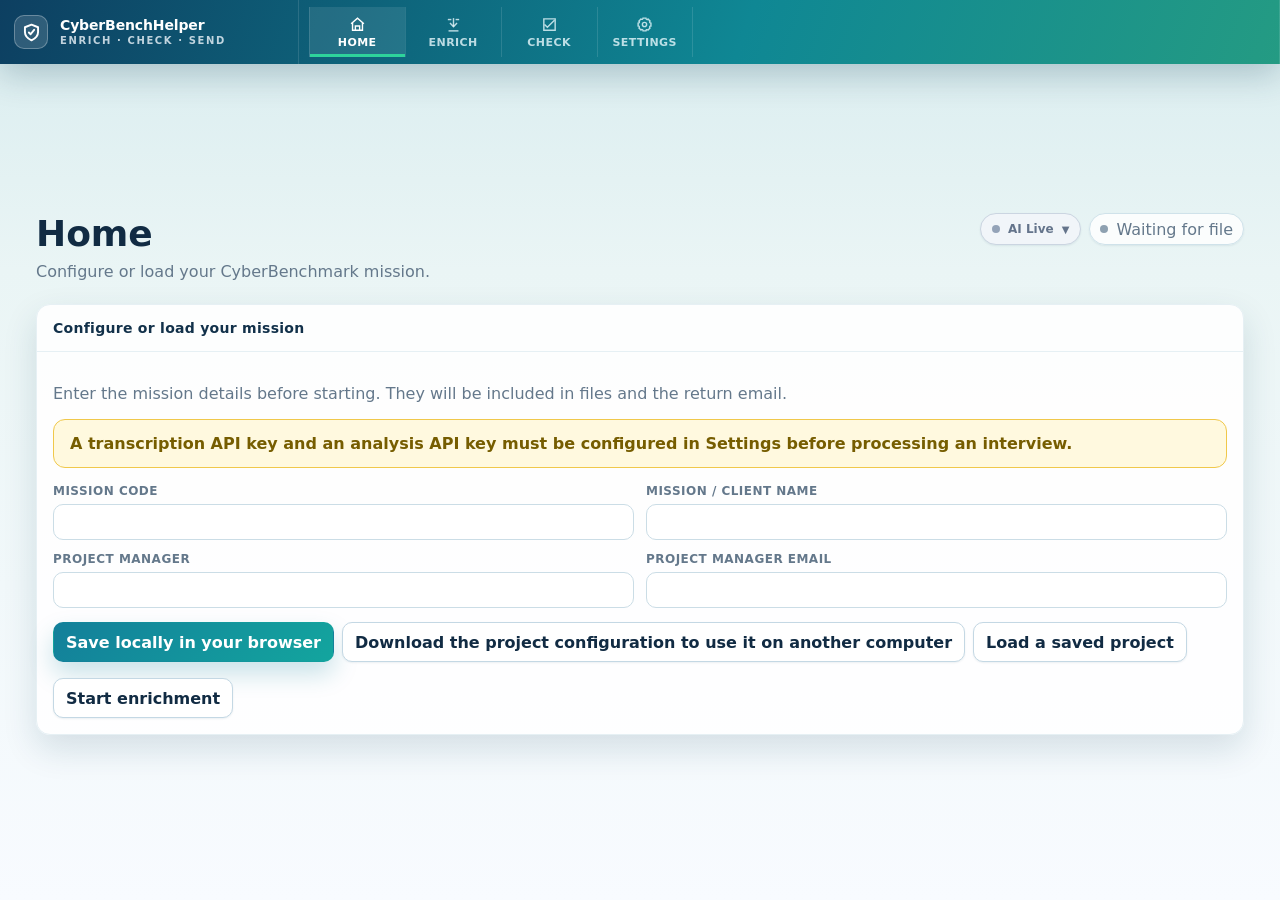
<file: CyberBenchHelper.html>
<!doctype html>
<html lang="en">
<head>
  <meta charset="utf-8">
  <meta name="viewport" content="width=device-width, initial-scale=1">
  <title>CyberBenchHelper</title>
  <script src="vendor/xlsx.full.min.js"></script>
  <script src="vendor/pptxgen.bundle.js"></script>
  <link rel="stylesheet" href="design-system/wavestone-theme.css">
  <script>
    try {
      if (localStorage.getItem("cyberbench-design-system") === "wavestone") document.documentElement.dataset.designSystem = "wavestone";
    } catch (error) {}
  </script>
  <style>
    :root {
      color-scheme: light;
      --bg: #eaf5f5;
      --bg-soft: #f7fbfb;
      --panel: #ffffff;
      --panel-2: #f7fbfe;
      --panel-3: #e5f8f5;
      --line: #cfe2ea;
      --line-soft: #e6f0f4;
      --line-strong: #b8cbff;
      --text: #112b43;
      --muted: #64788b;
      --muted-2: #8ea1b1;
      --blue: #3679e6;
      --cyan: #1699a8;
      --green: #2ed39b;
      --amber: #f0c84b;
      --red: #d7282f;
      --violet: #7a4ec9;
      --nav-a: #0d3f61;
      --nav-b: #0f8794;
      --nav-c: #249b83;
      --shadow: 0 14px 34px rgba(14, 65, 83, .14);
      --radius: 14px;
      font-family: Inter, ui-sans-serif, system-ui, -apple-system, BlinkMacSystemFont, "Segoe UI", sans-serif;
    }

    * { box-sizing: border-box; }

    html, body { min-height: 100%; }

    body {
      margin: 0;
      background: linear-gradient(180deg, #d8ecef 0, var(--bg) 270px, #f8fbff 100%);
      color: var(--text);
    }

    button, input, select, textarea { font: inherit; }

    button {
      border: 1px solid #c4d8e4;
      background: #fff;
      color: var(--text);
      border-radius: 10px;
      min-height: 40px;
      padding: 0 12px;
      cursor: pointer;
      font-weight: 800;
      box-shadow: 0 1px 2px rgba(15,70,90,.08);
    }

    button:hover { border-color: #8fb5c6; background: #f7fbfe; }
    button:focus-visible { outline: 2px solid rgba(46,211,155,.24); border-color: #54cdb2; }
    button.primary { background: linear-gradient(135deg, #137f9a, #13a59e); color: white; border-color: transparent; box-shadow: 0 12px 24px rgba(14,126,148,.22); }
    button.ghost { background: transparent; }
    button.icon { width: 36px; padding: 0; display: inline-grid; place-items: center; }
    button.active { background: var(--panel-3); border-color: #54cdb2; color: #0b7582; }
    button:disabled { opacity: .45; cursor: not-allowed; }

    input, select, textarea {
      width: 100%;
      min-height: 36px;
      color: var(--text);
      background: #fff;
      border: 1px solid #cbdde6;
      border-radius: 10px;
      padding: 0 10px;
      outline: none;
    }
    textarea { min-height: 180px; padding: 10px; resize: vertical; line-height: 1.45; }
    input:focus, select:focus, textarea:focus { outline: 2px solid rgba(46,211,155,.24); border-color: #54cdb2; }

    input[type="file"] {
      height: auto;
      min-height: 42px;
      padding: 9px;
      color: var(--text);
    }

    label {
      display: block;
      color: var(--muted);
      font-size: 12px;
      font-weight: 700;
      text-transform: uppercase;
      letter-spacing: .04em;
      margin-bottom: 6px;
    }

    .app {
      display: grid;
      grid-template-columns: 1fr;
      min-height: 100vh;
    }

    aside {
      position: sticky;
      top: 0;
      z-index: 20;
      height: 64px;
      min-height: 64px;
      border: 0;
      background: linear-gradient(110deg, var(--nav-a) 0%, var(--nav-b) 58%, var(--nav-c) 100%);
      box-shadow: 0 10px 34px rgba(9, 53, 76, .24);
      padding: 0;
      overflow: visible;
      display: grid;
      grid-template-columns: minmax(250px, .7fr) minmax(680px, 2.3fr);
      align-items: stretch;
    }

    main { min-width: 0; }

    .brand { display: flex; align-items: center; gap: 12px; height: 64px; padding: 9px 14px; margin: 0; border-right: 1px solid rgba(255,255,255,.12); min-width: 0; }
    .mark {
      width: 34px; height: 34px; border-radius: 10px;
      background: rgba(255,255,255,.14);
      display: grid; place-items: center;
      border: 1px solid rgba(255,255,255,.28);
      box-shadow: none;
      flex: 0 0 auto;
    }
    .mark svg { width: 21px; height: 21px; color: #fff; }
    .brand h1 { font-size: 14px; line-height: 1.05; margin: 0; font-weight: 850; letter-spacing: -0.01em; color: #fff; }
    .brand p { margin: 3px 0 0; color: rgba(244,250,255,.78); font-size: 10px; letter-spacing: .16em; font-weight: 800; text-transform: uppercase; }

    .side-section { height: 64px; border-top: 0; border-right: 1px solid rgba(255,255,255,.12); padding: 7px 10px; margin: 0; min-width: 0; }
    .side-section:first-of-type { border-top: 0; padding-top: 0; margin-top: 0; }
    .side-section:first-of-type { padding: 7px 10px; }
    .stack { display: grid; gap: 4px; align-content: center; }
    .side-section label { color: rgba(237,251,255,.78); font-size: 10px; letter-spacing: .08em; margin: 0 0 3px; }
    .side-section input[type="file"] {
      min-height: 31px;
      height: 31px;
      padding: 4px 7px;
      color: #fff;
      background: rgba(255,255,255,.10);
      border: 1px solid rgba(255,255,255,.24);
      border-radius: 10px;
      font-size: 11px;
    }
    .side-section select {
      min-height: 28px;
      height: 28px;
      margin-top: 3px;
      padding: 0 7px;
      font-size: 11px;
      border-color: rgba(255,255,255,.24);
    }
    .side-section .target-label { margin-top: 5px; }
    .help { color: rgba(237,251,255,.82); font-size: 11px; line-height: 1.25; margin: 4px 0 0; }
    .template-link { color: #fff; font-size: 11px; font-weight: 800; text-underline-offset: 2px; }
    .file-meta { color: rgba(237,251,255,.86); font-size: 11px; line-height: 1.25; overflow-wrap: anywhere; max-height: 42px; overflow: hidden; }

    .nav { display: flex; align-items: stretch; gap: 0; min-width: 0; height: 100%; }
    .nav button {
      display: flex;
      flex-direction: column;
      justify-content: center;
      align-items: center;
      gap: 3px;
      min-width: 76px;
      min-height: 100%;
      border: 0;
      border-left: 1px solid rgba(255,255,255,.12);
      border-radius: 0;
      background: transparent;
      color: rgba(237,251,255,.78);
      padding: 6px 8px 5px;
      box-shadow: none;
      text-align: center;
      text-transform: uppercase;
      font-size: 11px;
      font-weight: 800;
      letter-spacing: .04em;
      position: relative;
    }
    .nav button:last-child { border-right: 1px solid rgba(255,255,255,.12); }
    .nav button::after {
      content: "";
      position: absolute;
      left: 0;
      right: 0;
      bottom: 0;
      height: 3px;
      background: transparent;
    }
    .nav button:hover, .nav button.active { background: rgba(255,255,255,.09); color: #fff; }
    .nav button.active::after { background: var(--green); }
    .nav svg { width: 17px; height: 17px; color: currentColor; }
    .workflow-nav button { min-width: 96px; }
    .explore-nav {
      display: flex; flex-wrap: wrap; gap: 6px; margin-bottom: 16px; padding: 7px;
      border: 1px solid var(--line); border-radius: 14px; background: rgba(255,255,255,.86); box-shadow: var(--shadow);
    }
    .explore-nav button { min-height: 34px; padding: 0 11px; font-size: 12px; }
    .arrival-hero {
      min-height: 430px; display: grid; place-items: center; text-align: center; padding: 40px;
      background: linear-gradient(145deg, #0d3f61, #0f8794 62%, #249b83); color: #fff;
      border-radius: 22px; box-shadow: 0 22px 50px rgba(9,53,76,.28);
    }
    .arrival-hero h3 { margin: 0; font-size: clamp(30px, 5vw, 58px); letter-spacing: -.03em; }
    .arrival-hero p { max-width: 760px; margin: 16px auto 0; color: rgba(255,255,255,.82); font-size: 16px; line-height: 1.6; }
    .workflow-steps { display: grid; grid-template-columns: repeat(4, minmax(0, 1fr)); gap: 12px; margin-top: 28px; }
    .workflow-step { padding: 18px; border: 1px solid rgba(255,255,255,.22); border-radius: 14px; background: rgba(255,255,255,.1); text-align: left; }
    .workflow-step b { display: block; font-size: 16px; margin-bottom: 6px; }
    .workflow-step span { color: rgba(255,255,255,.78); font-size: 12px; line-height: 1.45; }
    .source-grid { display: grid; grid-template-columns: repeat(3, minmax(0, 1fr)); gap: 12px; margin-bottom: 16px; }
    .source-card { padding: 14px; border: 1px solid var(--line-soft); border-radius: 12px; background: #f8fbfc; }
    .source-card h4 { margin: 0 0 10px; font-size: 13px; }
    .check-summary { display: grid; grid-template-columns: repeat(3, minmax(0, 1fr)); gap: 12px; margin-bottom: 16px; }
    .check-ok { color: #067647; }
    .check-error { color: #b42318; }
    .export-grid { display: grid; grid-template-columns: repeat(auto-fit, minmax(220px, 1fr)); gap: 16px; }
    .export-card { padding: 20px; }
    .export-card h3 { margin: 0 0 8px; }
    .export-card p { color: var(--muted); font-size: 13px; line-height: 1.5; min-height: 58px; }

    .content { padding: 28px clamp(18px, 3vw, 36px) 44px; }
    .topbar {
      display: flex;
      justify-content: space-between;
      align-items: flex-start;
      gap: 16px;
      margin-bottom: 20px;
    }
    .title h2 { font-size: clamp(24px, 3vw, 36px); margin: 0 0 6px; letter-spacing: 0; }
    .title p { color: var(--muted); margin: 0; max-width: 900px; line-height: 1.5; }
    .status-pill {
      display: inline-flex;
      gap: 8px;
      align-items: center;
      min-height: 32px;
      padding: 0 10px;
      border: 1px solid var(--line);
      border-radius: 999px;
      color: var(--muted);
      white-space: nowrap;
      background: rgba(255,255,255,.84);
      box-shadow: 0 1px 2px rgba(15,70,90,.08);
    }
    .topbar-actions { display: flex; align-items: center; gap: 8px; flex-wrap: wrap; justify-content: flex-end; }
    .pptx-export { min-height: 34px; white-space: nowrap; }
    .dot { width: 8px; height: 8px; border-radius: 50%; background: var(--muted-2); }
    .dot.ready { background: var(--green); box-shadow: 0 0 0 5px rgba(99,210,124,.1); }
    .dot.warn { background: var(--amber); box-shadow: 0 0 0 5px rgba(241,184,75,.1); }
    .ai-live-pill { display:inline-flex; align-items:center; gap:8px; min-height:32px; padding:0 11px; border:1px solid #cbd5e1; border-radius:999px; background:#f1f5f9; color:#64748b; font-size:12px; font-weight:850; white-space:nowrap; cursor:pointer; }
    .ai-live-pill.live { border-color:#a7f3d0; background:#ecfdf5; color:#047857; }
    .ai-live-pill .dot { background:var(--green); box-shadow:0 0 0 4px rgba(46,211,155,.12); }
    .ai-live-pill:not(.live) .dot { background:#94a3b8; box-shadow:none; }
    .ai-live-arrow { font-size:10px; transition:transform .18s ease; }
    .ai-live-pill[aria-expanded="true"] .ai-live-arrow { transform:rotate(180deg); }
    .api-activity { display:grid; grid-template-columns:auto minmax(0,1fr) auto; gap:12px; align-items:center; margin:0 0 16px; padding:11px 13px; border:1px solid #bfdbfe; border-radius:12px; background:#eff6ff; color:#1d4ed8; box-shadow:0 6px 18px rgba(29,78,216,.08); }
    .api-activity.success { border-color:#a7f3d0; background:#ecfdf5; color:#047857; }
    .api-activity.error { border-color:#fecaca; background:#fef2f2; color:#b91c1c; }
    .api-activity-spinner { width:18px; height:18px; border:2px solid currentColor; border-right-color:transparent; border-radius:50%; animation:api-spin .75s linear infinite; }
    .api-activity.success .api-activity-spinner, .api-activity.error .api-activity-spinner { animation:none; border-right-color:currentColor; }
    .api-activity-main { min-width:0; }
    .api-activity-main strong { display:block; overflow:hidden; text-overflow:ellipsis; white-space:nowrap; font-size:12px; }
    .api-activity-track { height:5px; margin-top:6px; overflow:hidden; border-radius:999px; background:rgba(29,78,216,.12); }
    .api-activity-bar { height:100%; width:0; border-radius:999px; background:currentColor; transition:width .2s ease; }
    .api-activity.indeterminate .api-activity-bar { width:38%; animation:api-progress 1.2s ease-in-out infinite; }
    .api-activity-meta { font-size:11px; font-weight:800; white-space:nowrap; }
    .api-exchange { margin:-8px 0 16px; padding:10px 12px; border:1px solid var(--line); border-radius:10px; background:rgba(255,255,255,.82); }
    .api-exchange-log { max-height:300px; overflow:auto; color:#36566b; font:11px/1.55 ui-monospace, SFMono-Regular, Menlo, monospace; }
    .api-exchange-entry { padding:6px 0; border-top:1px solid var(--line-soft); overflow-wrap:anywhere; }
    .api-exchange-entry.error { color:#b91c1c; }
    .api-exchange-entry.success { color:#047857; }
    @keyframes api-spin { to { transform:rotate(360deg); } }
    @keyframes api-progress { 0% { transform:translateX(-110%); } 100% { transform:translateX(285%); } }

    .grid { display: grid; gap: 16px; }
    .grid.kpis { grid-template-columns: repeat(4, minmax(0, 1fr)); margin-bottom: 16px; }
    .grid.two { grid-template-columns: minmax(0, 1.1fr) minmax(340px, .9fr); }
    .grid.three { grid-template-columns: repeat(3, minmax(0, 1fr)); }

    .card {
      background: rgba(255,255,255,.92);
      border: 1px solid var(--line-soft);
      border-radius: var(--radius);
      box-shadow: var(--shadow);
      min-width: 0;
    }
    .card-head {
      display: flex;
      align-items: center;
      justify-content: space-between;
      gap: 12px;
      padding: 15px 16px;
      border-bottom: 1px solid var(--line-soft);
    }
    .card-head h3 { margin: 0; font-size: 14px; letter-spacing: .02em; color: #12314a; }
    .card-body { padding: 16px; }
    .png-export { min-height: 30px; padding: 0 9px; font-size: 11px; }

    .kpi { padding: 15px 16px; }
    .kpi .label { color: var(--muted); font-size: 12px; margin-bottom: 8px; }
    .kpi .value { font-size: 28px; font-weight: 780; line-height: 1; }
    .kpi .sub { margin-top: 8px; color: var(--muted); font-size: 12px; min-height: 18px; }

    .toolbar {
      display: grid;
      grid-template-columns: minmax(200px, 1.2fr) repeat(4, minmax(132px, .65fr));
      gap: 10px;
      align-items: end;
      margin-bottom: 14px;
    }

    .segmented {
      display: inline-flex;
      gap: 4px;
      padding: 4px;
      background: #fff;
      border: 1px solid var(--line);
      border-radius: 12px;
    }
    .segmented button { min-height: 30px; padding: 0 9px; border-color: transparent; background: transparent; }
    .segmented button.active { background: var(--panel-3); border-color: #54cdb2; color: #0b7582; }

    .bars { display: grid; gap: 10px; }
    .bar-row {
      display: grid;
      grid-template-columns: minmax(92px, 130px) minmax(0, 1fr) minmax(54px, 96px);
      gap: 12px;
      align-items: center;
    }
    button.bar-row {
      width: 100%;
      min-height: 34px;
      padding: 0;
      border: 0;
      border-radius: 0;
      background: transparent;
      box-shadow: none;
      text-align: left;
    }
    button.bar-row:hover .bar-label { color: var(--cyan); }
    .bar-label { color: var(--text); font-weight: 700; font-size: 13px; overflow: hidden; text-overflow: ellipsis; white-space: nowrap; }
    .bar-track { height: 10px; border-radius: 999px; background: #edf3f6; overflow: hidden; border: 1px solid #dceaf0; }
    .bar-fill { height: 100%; border-radius: 999px; background: linear-gradient(90deg, var(--red), var(--amber), var(--green)); }
    .bar-value { color: var(--muted); text-align: right; font-variant-numeric: tabular-nums; font-size: 12px; }

    .radar-wrap, .scatter-wrap { min-height: 360px; display: grid; place-items: center; }
    .radar-head-tools { display: flex; align-items: center; gap: 12px; }
    .thumb-grid { display: grid; grid-template-columns: repeat(3, 1fr); gap: 12px; }
    @media (max-width: 980px) { .thumb-grid { grid-template-columns: repeat(2, 1fr); } }
    @media (max-width: 620px) { .thumb-grid { grid-template-columns: 1fr; } }
    .thumb {
      text-align: left; background: var(--card, #fff); border: 1px solid var(--border, rgba(0,0,0,.08));
      border-radius: 12px; padding: 12px; cursor: pointer; display: flex; flex-direction: column; gap: 8px;
      transition: transform .12s ease, box-shadow .12s ease, border-color .12s ease;
    }
    .thumb:hover, .thumb:focus-visible { transform: translateY(-2px); box-shadow: 0 8px 22px rgba(0,0,0,.12); border-color: var(--cyan); outline: none; }
    .thumb-preview { width: 100%; height: 76px; border-radius: 8px; background: rgba(22,153,168,.06); display: grid; place-items: center; overflow: hidden; }
    .thumb-preview svg { width: 100%; height: 100%; }
    .thumb-title { font-size: 13px; font-weight: 800; color: var(--text); }
    .thumb-text { font-size: 12px; color: var(--muted); line-height: 1.35; }
    svg.chart { width: 100%; height: auto; max-height: 410px; overflow: visible; }
    .axis-label { fill: var(--muted); font-size: 11px; }
    .chart-grid { stroke: #dfeaf0; fill: none; }
    .chart-line { stroke: var(--cyan); stroke-width: 2.4; fill: rgba(22,153,168,.16); }
    .chart-line.secondary { stroke: var(--amber); fill: rgba(240,200,75,.13); }

    .list { display: grid; gap: 10px; }
    .finding {
      display: grid;
      grid-template-columns: 58px minmax(0, 1fr) 64px;
      gap: 12px;
      padding: 12px;
      border: 1px solid #dfeaf0;
      border-radius: 12px;
      background: #fbfdfd;
    }
    .finding .id { color: var(--cyan); font-weight: 800; font-size: 12px; }
    .finding .q { color: var(--text); line-height: 1.35; font-size: 13px; }
    .finding .meta { color: var(--muted); font-size: 12px; margin-top: 5px; }
    .score-badge {
      justify-self: end;
      display: inline-grid;
      place-items: center;
      width: 52px;
      height: 30px;
      border: 1px solid var(--line);
      border-radius: 999px;
      font-weight: 800;
      font-variant-numeric: tabular-nums;
    }

    .table-wrap { overflow: auto; border: 1px solid var(--line-soft); border-radius: 12px; background: #fff; }
    table { width: 100%; border-collapse: collapse; min-width: 1320px; }
    th, td { padding: 10px 12px; border-bottom: 1px solid var(--line-soft); text-align: left; vertical-align: top; }
    th {
      position: sticky;
      top: 0;
      background: #f4fbfa;
      color: var(--muted);
      font-size: 11px;
      text-transform: uppercase;
      letter-spacing: .04em;
      z-index: 1;
      cursor: pointer;
    }
    td { color: #23415b; font-size: 13px; line-height: 1.35; }
    td.small, th.small { width: 84px; white-space: nowrap; }
    .muted { color: var(--muted); }
    .hidden { display: none !important; }
    .mission-strip { display:flex; gap:12px; align-items:center; flex-wrap:wrap; margin-bottom:16px; padding:12px 16px; border:1px solid var(--line); border-radius:12px; background:rgba(255,255,255,.82); }
    .mission-strip strong { color:var(--cyan); }
    .config-actions { display:flex; gap:8px; flex-wrap:wrap; margin-top:14px; }
    .config-actions .action-break { flex-basis:100%; height:0; }
    .helper-step { display:grid; grid-template-columns:42px 1fr; gap:14px; align-items:start; padding:18px; border:1px solid var(--line); border-radius:14px; background:var(--panel); }
    .helper-step-number { width:42px; height:42px; display:grid; place-items:center; border-radius:50%; background:linear-gradient(135deg,var(--cyan),var(--green)); color:#fff; font-size:18px; font-weight:900; }
    .helper-step h3 { margin:0 0 6px; }
    .helper-step p { margin:0 0 12px; color:var(--muted); line-height:1.5; }
    .helper-flow { display:grid; gap:14px; }
    .interview-choice-grid { display:grid; grid-template-columns:minmax(190px, .8fr) auto minmax(280px, 2fr); gap:16px; align-items:stretch; margin-bottom:16px; }
    .interview-choice { min-width:0; }
    .choice-separator { display:grid; grid-template-rows:1fr auto 1fr; gap:9px; align-items:center; justify-items:center; color:var(--cyan); font-size:11px; font-weight:900; letter-spacing:.08em; }
    .choice-separator::before, .choice-separator::after { content:""; width:1px; height:100%; background:var(--line); }
    .anonymize-option { display:flex; gap:10px; align-items:flex-start; margin:6px 0 14px; padding:11px 13px; border:1px solid var(--line); border-radius:10px; background:var(--panel-3); font-size:12.5px; line-height:1.45; color:var(--text); text-transform:none; }
    .anonymize-option input { width:auto; margin-top:2px; flex:0 0 auto; }
    .improve-transcript-action { margin-top:14px; }
    #improveTranscript { width:100%; background:linear-gradient(135deg, #137f9a, #13a59e); color:#fff; border-color:transparent; box-shadow:0 12px 24px rgba(14,126,148,.22); }
    .transcript-result { margin-top:18px; padding:14px; border:1px solid var(--line); border-radius:12px; background:var(--panel-3); }
    .transcript-result textarea { min-height:260px; background:#fff; }
    .transcript-result-actions { display:flex; flex-wrap:wrap; gap:8px; margin-top:12px; }
    .context-check { margin-bottom:16px; }
    .context-grid { display:grid; grid-template-columns:repeat(3,minmax(0,1fr)); gap:12px; }
    .context-item { padding:14px; border:1px solid var(--line); border-radius:12px; background:var(--bg-soft); }
    .api-required { padding:14px 16px; border:1px solid #f0c84b; border-radius:12px; background:#fff9df; color:#765d00; font-weight:750; margin:16px 0; }
    .llm-consent { background:#fef2f2; border:2px solid #dc2626; border-radius:12px; padding:16px; margin-bottom:16px; color:#991b1b; }
    .llm-consent strong { display:block; margin-bottom:8px; }
    .llm-consent label { display:flex; align-items:center; gap:10px; color:#991b1b; text-transform:none; letter-spacing:0; font-size:13px; cursor:pointer; margin:10px 0 0; }
    .llm-consent input { width:18px; min-height:18px; accent-color:#dc2626; }
    .llm-locked { opacity:.42; pointer-events:none; }
    .model-guidance { margin-top:12px; padding:10px 12px; border-left:4px solid var(--cyan); border-radius:8px; background:var(--panel-3); color:var(--text); font-size:13px; line-height:1.45; }
    .model-catalog-status, .connection-status { margin-top:10px; padding:9px 11px; border:1px solid var(--line); border-radius:9px; background:var(--bg-soft); color:var(--muted); font-size:12px; line-height:1.4; }
    .connection-status.testing { border-color:#bfdbfe; background:#eff6ff; color:#1d4ed8; }
    .connection-status.success { border-color:#a7f3d0; background:#ecfdf5; color:#047857; }
    .connection-status.error { border-color:#fecaca; background:#fef2f2; color:#b91c1c; }

    .empty {
      min-height: 360px;
      display: grid;
      place-items: center;
      text-align: center;
      border: 1px dashed var(--line);
      border-radius: var(--radius);
      background: rgba(255,255,255,.72);
      padding: 28px;
    }
    .empty h3 { margin: 0 0 8px; }
    .empty p { color: var(--muted); margin: 0; max-width: 680px; line-height: 1.5; }

    .matrix {
      display: grid;
      grid-template-columns: repeat(2, minmax(0, 1fr));
      gap: 12px;
      min-height: 420px;
    }
    .quadrant {
      border: 1px solid var(--line-soft);
      border-radius: 12px;
      padding: 12px;
      background: #fbfdfd;
      min-height: 190px;
    }
    .quadrant h4 { margin: 0 0 10px; font-size: 13px; color: var(--muted); }
    .chip {
      display: inline-flex;
      align-items: center;
      gap: 6px;
      max-width: 100%;
      margin: 0 6px 6px 0;
      padding: 6px 8px;
      border: 1px solid var(--line);
      border-radius: 999px;
      color: var(--text);
      background: #f3fbfb;
      font-size: 12px;
    }

    .compare-row {
      display: grid;
      grid-template-columns: 150px minmax(0, 1fr);
      gap: 14px;
      align-items: center;
      padding: 11px 0;
      border-bottom: 1px solid var(--line-soft);
    }
    .compare-track {
      position: relative;
      height: 42px;
      border-radius: 10px;
      background: #edf3f6;
      border: 1px solid var(--line-soft);
      overflow: hidden;
    }
    .compare-marker {
      position: absolute;
      top: 7px;
      width: 3px;
      height: 28px;
      border-radius: 4px;
      transform: translateX(-1px);
    }
    .compare-label {
      position: absolute;
      top: 5px;
      transform: translateX(-50%);
      white-space: nowrap;
      font-size: 10px;
      color: var(--muted);
    }

    .legend { display: flex; flex-wrap: wrap; gap: 12px; color: var(--muted); font-size: 12px; }
    .legend span { display: inline-flex; align-items: center; gap: 6px; }
    .legend i { width: 10px; height: 10px; border-radius: 50%; display: inline-block; }
    .legend button {
      display: inline-flex;
      align-items: center;
      gap: 6px;
      min-height: 28px;
      padding: 0 8px;
      border-radius: 999px;
      background: transparent;
      box-shadow: none;
      color: var(--muted);
      font-size: 12px;
      font-weight: 800;
    }
    .legend button.active { background: var(--panel-3); border-color: #54cdb2; color: #0b7582; }

    .dashboard-layout {
      display: grid;
      grid-template-columns: minmax(0, 1fr) minmax(320px, 420px);
      gap: 16px;
      align-items: start;
    }
    .scatter-card {
      background: #f8f8f6;
      color: #5c6670;
      border-color: #e6f0f4;
    }
    .scatter-card .card-head {
      color: #333b44;
      border-bottom-color: rgba(0,0,0,.08);
    }
    .scatter-card .card-body { padding: 10px 14px 14px; }
    .scatter-stage { min-height: 560px; display: grid; place-items: center; }
    .slide-chart { width: 100%; height: auto; min-height: 500px; overflow: visible; }
    .slide-grid { stroke: #e2e2df; stroke-width: 1; }
    .slide-axis { stroke: #bfc4c8; stroke-width: 1.2; }
    .slide-label { fill: #6d747b; font-size: 12px; }
    .bubble-point { cursor: pointer; outline: none; }
    .bubble-point circle {
      stroke: rgba(255,255,255,.72);
      stroke-width: 2;
      filter: drop-shadow(0 2px 2px rgba(0,0,0,.12));
      transition: r .14s ease, stroke-width .14s ease;
    }
    .bubble-point:hover circle,
    .bubble-point.active circle,
    .bubble-point:focus-visible circle {
      r: 11;
      stroke: #222;
      stroke-width: 2.4;
    }
    .bubble-point.dimmed { opacity: .22; }
    .radar-vertex { fill: var(--cyan); stroke: rgba(0,0,0,.25); stroke-width: 1; transition: r .14s ease, fill .14s ease; }
    circle.radar-vertex.bubble-point { cursor: pointer; }
    circle.radar-vertex.bubble-point:hover, circle.radar-vertex.bubble-point:focus-visible { fill: #fff; }
    circle.radar-vertex.active { fill: #fff; stroke: var(--cyan); stroke-width: 2.4; }
    text.axis-label.bubble-point { cursor: pointer; }
    text.axis-label.bubble-point:hover, text.axis-label.bubble-point:focus-visible { fill: var(--text); }
    text.axis-label.active { fill: var(--cyan); font-weight: 800; }
    .bubble-label { fill: #6d747b; font-size: 13px; font-weight: 700; pointer-events: none; }
    .card-actions { display: flex; align-items: center; gap: 8px; flex-wrap: wrap; }
    .drill-stack { display: grid; gap: 12px; }
    .crumbs { display: flex; flex-wrap: wrap; gap: 8px; align-items: center; color: var(--muted); font-size: 12px; }
    .crumbs button { min-height: 30px; padding: 0 9px; }
    .metric-line {
      display: grid;
      grid-template-columns: minmax(0, 1fr) 58px;
      gap: 10px;
      align-items: center;
      width: 100%;
      min-height: 48px;
      text-align: left;
      padding: 8px 10px;
      background: #fbfdfd;
    }
    .metric-line strong {
      display: block;
      overflow: hidden;
      text-overflow: ellipsis;
      white-space: nowrap;
      font-size: 13px;
    }
    .metric-line span { display: block; color: var(--muted); font-size: 12px; margin-top: 3px; }
    .domain-focus-head {
      display: flex;
      align-items: center;
      justify-content: space-between;
      gap: 10px;
      width: 100%;
      margin-bottom: 10px;
    }
    .domain-focus-head strong { font-size: 13px; }
    .question-card {
      padding: 11px;
      border: 1px solid #dfeaf0;
      border-radius: 12px;
      background: #fbfdfd;
    }
    .question-card .q-title { font-size: 13px; line-height: 1.35; font-weight: 750; }
    .question-card .q-meta { color: var(--muted); font-size: 12px; margin-top: 6px; }
    .question-card .q-comment { color: #4c657a; font-size: 12px; margin-top: 8px; line-height: 1.4; }
    .recommendation-toolbar {
      display: grid;
      grid-template-columns: minmax(180px, .5fr) minmax(180px, .5fr) minmax(0, 1fr);
      gap: 12px;
      align-items: end;
      margin-bottom: 16px;
    }
    .recommendation-list { display: grid; gap: 14px; }
    .recommendation-card { overflow: hidden; }
    .recommendation-head {
      display: grid;
      grid-template-columns: minmax(0, 1fr) auto;
      gap: 14px;
      padding: 15px 16px 12px;
      border-bottom: 1px solid var(--line-soft);
    }
    .recommendation-title { font-size: 14px; font-weight: 800; line-height: 1.35; }
    .recommendation-meta { margin-top: 5px; color: var(--muted); font-size: 12px; line-height: 1.4; }
    .priority-badge {
      align-self: start;
      min-width: 84px;
      padding: 7px 9px;
      border-radius: 999px;
      text-align: center;
      font-size: 11px;
      font-weight: 900;
      text-transform: uppercase;
      letter-spacing: .04em;
    }
    .priority-critical { color: #991b1b; background: #fee2e2; border: 1px solid #fecaca; }
    .priority-high { color: #9a4b00; background: #fff0ce; border: 1px solid #f6d48a; }
    .priority-medium { color: #155e75; background: #cffafe; border: 1px solid #a5f3fc; }
    .recommendation-body { padding: 14px 16px 16px; }
    .recommendation-scores { display: flex; flex-wrap: wrap; gap: 8px; margin-bottom: 12px; }
    .recommendation-score { padding: 6px 8px; border-radius: 8px; background: #f1f7f8; color: var(--muted); font-size: 12px; }
    .recommendation-score strong { color: var(--text); }
    .action-list { margin: 8px 0 0; padding-left: 20px; color: #23415b; font-size: 13px; line-height: 1.45; }
    .action-list li + li { margin-top: 6px; }
    .api-future {
      padding: 14px 16px;
      border: 1px dashed #a9c8d5;
      border-radius: 12px;
      background: #f3fafb;
      color: #36566b;
    }
    .api-future strong { color: var(--text); }
    .api-future p { margin: 5px 0 0; font-size: 12px; line-height: 1.45; }
    .ingest-grid { display: grid; grid-template-columns: minmax(0, 1.25fr) minmax(320px, .75fr); gap: 16px; align-items: start; }
    .ingest-fields { display: grid; grid-template-columns: repeat(2, minmax(0, 1fr)); gap: 12px; }
    .ingest-fields .wide { grid-column: 1 / -1; }
    .ingest-actions { display: flex; flex-wrap: wrap; gap: 8px; margin-top: 14px; }
    .ingest-warning { border: 1px solid #f6d48a; border-radius: 10px; background: #fff8df; color: #6b4e00; padding: 11px 12px; font-size: 12px; line-height: 1.45; }
    .ingest-progress { display: grid; gap: 8px; margin-top: 14px; }
    .ingest-progress-line { height: 9px; overflow: hidden; border: 1px solid var(--line); border-radius: 999px; background: #edf3f6; }
    .ingest-progress-line span { display: block; height: 100%; background: linear-gradient(90deg, var(--cyan), var(--green)); transition: width .2s ease; }
    .ingest-log { max-height: 260px; overflow: auto; padding: 10px 12px; border: 1px solid var(--line-soft); border-radius: 10px; background: #f8fbfc; color: #36566b; font-size: 12px; line-height: 1.5; }
    .ingest-review { display: grid; gap: 10px; margin-top: 16px; }
    .ingest-review-card { padding: 12px; border: 1px solid var(--line-soft); border-radius: 12px; background: #fff; }
    .ingest-review-card strong { font-size: 13px; }
    .ingest-review-card p { margin: 6px 0 0; color: var(--muted); font-size: 12px; line-height: 1.45; }
    .review-summary { display:flex; flex-wrap:wrap; align-items:center; justify-content:space-between; gap:10px; margin-top:16px; padding:11px 12px; border:1px solid var(--line); border-radius:10px; background:var(--panel-3); color:var(--muted); font-size:12px; }
    .measure-review { padding:14px; border:1px solid var(--line); border-radius:12px; background:#fff; box-shadow:0 5px 16px rgba(12,45,64,.05); }
    .measure-review.validated { border-color:#86efac; background:#f0fdf4; }
    .measure-review-head { display:flex; align-items:flex-start; justify-content:space-between; gap:12px; margin-bottom:12px; }
    .measure-review-head strong { display:block; color:var(--text); font-size:14px; }
    .measure-review-head span { color:var(--muted); font-size:11px; }
    .review-status { padding:4px 8px; border-radius:999px; background:#fff7ed; color:#9a3412; font-size:11px; font-weight:800; white-space:nowrap; }
    .review-status-error { background:#fee2e2; color:#b91c1c; }
    .validated .review-status { background:#dcfce7; color:#166534; }
    .measure-review-flagged { border-color:#fca5a5; box-shadow:0 5px 16px rgba(185,28,28,.08); }
    .check-issues { list-style:none; margin:0 0 12px; padding:10px 12px; border:1px solid #fecaca; border-left:4px solid #ef4444; border-radius:10px; background:#fef2f2; display:grid; gap:6px; }
    .check-issues li { color:#7f1d1d; font-size:12px; line-height:1.45; }
    .check-issue-severity { display:inline-block; margin-right:6px; padding:1px 7px; border-radius:999px; background:#ef4444; color:#fff; font-size:10px; font-weight:800; text-transform:uppercase; }
    .measure-review-grid { display:grid; grid-template-columns:repeat(2,minmax(0,1fr)); gap:12px; }
    .review-version { padding:11px; border:1px solid var(--line-soft); border-radius:10px; background:#f8fbfc; }
    .review-version.final { background:#fff; }
    .review-version h4 { margin:0 0 10px; color:var(--text); font-size:12px; }
    .level-grid { display:grid; grid-template-columns:repeat(5,minmax(0,1fr)); gap:6px; }
    .level-cell { display:grid; gap:4px; text-align:center; color:var(--muted); font-size:10px; font-weight:800; }
    .level-cell input { min-width:0; padding:7px 4px; text-align:center; }
    .level-value { padding:7px 4px; border:1px solid var(--line-soft); border-radius:7px; background:#fff; color:var(--text); font-size:12px; }
    .review-comment { margin-top:10px; }
    .review-comment textarea { min-height:110px; }
    .review-actions { display:flex; flex-wrap:wrap; align-items:center; justify-content:flex-end; gap:8px; margin-top:12px; }
    .review-actions .validation-error { margin-right:auto; color:#b91c1c; font-size:11px; font-weight:750; }
    .level-detail {
      display: grid;
      gap: 8px;
      margin-top: 10px;
    }
    .level-detail-row {
      display: grid;
      grid-template-columns: 62px minmax(0, 1fr);
      gap: 10px;
      align-items: start;
      padding: 8px;
      border: 1px solid var(--line-soft);
      border-radius: 10px;
      background: #fff;
    }
    .level-detail-row b { color: var(--text); font-size: 12px; }
    .level-detail-row p { margin: 0; color: #4c657a; font-size: 12px; line-height: 1.35; }
    .level-strip {
      display: flex;
      flex-wrap: wrap;
      gap: 6px;
      margin-top: 8px;
    }
    .level-chip {
      display: inline-flex;
      align-items: center;
      justify-content: center;
      gap: 4px;
      min-width: 54px;
      min-height: 26px;
      padding: 4px 6px;
      border: 1px solid var(--line);
      border-radius: 8px;
      background: #f6fbfb;
      color: var(--text);
      font-size: 11px;
      font-weight: 800;
      font-variant-numeric: tabular-nums;
      white-space: nowrap;
    }
    .level-chip span { color: var(--muted); font-weight: 800; }
    .findings-filter {
      display: grid;
      grid-template-columns: minmax(220px, 360px);
      margin-bottom: 14px;
    }

    .toast {
      position: fixed;
      right: 18px;
      bottom: 18px;
      width: min(420px, calc(100vw - 36px));
      background: #fff;
      border: 1px solid var(--line);
      border-radius: 12px;
      padding: 13px 14px;
      box-shadow: var(--shadow);
      color: var(--text);
      z-index: 30;
    }
    .toast.success { background:#1f6f4f; border-color:#1f6f4f; color:#fff; }
    .toast.error { background:#8c1d18; border-color:#8c1d18; color:#fff; }
    .toast.info { background:#164e63; border-color:#164e63; color:#fff; }

    @media (max-width: 1100px) {
      .app { grid-template-columns: 1fr; }
      aside {
        position: static;
        height: auto;
        min-height: 0;
        grid-template-columns: 1fr;
      }
      .brand, .side-section { height: auto; border-right: 0; border-bottom: 1px solid rgba(255,255,255,.12); }
      .nav { flex-wrap: wrap; }
      .nav button { flex: 1 1 130px; min-height: 58px; border-bottom: 1px solid rgba(255,255,255,.12); }
      .grid.kpis, .grid.two, .grid.three { grid-template-columns: 1fr; }
      .dashboard-layout { grid-template-columns: 1fr; }
      .toolbar { grid-template-columns: repeat(2, minmax(0, 1fr)); }
    }

    @media (max-width: 700px) {
      .content { padding: 20px 14px 36px; }
      .topbar { display: grid; }
      .toolbar { grid-template-columns: 1fr; }
      .matrix { grid-template-columns: 1fr; }
      .finding { grid-template-columns: 1fr; }
      .score-badge { justify-self: start; }
      .bar-row, .compare-row { grid-template-columns: 1fr; gap: 7px; }
      .recommendation-toolbar, .recommendation-head { grid-template-columns: 1fr; }
      .ingest-grid, .ingest-fields { grid-template-columns: 1fr; }
      .interview-choice-grid { grid-template-columns:1fr; }
      .choice-separator { grid-template-columns:1fr auto 1fr; grid-template-rows:auto; }
      .choice-separator::before, .choice-separator::after { width:100%; height:1px; }
      .workflow-steps, .source-grid, .check-summary, .export-grid, .measure-review-grid { grid-template-columns: 1fr; }
      .ingest-fields .wide { grid-column: auto; }
      .scatter-stage { min-height: 380px; }
      .slide-chart { min-height: 320px; }
      aside { padding: 0; }
      .nav button { flex-basis: 50%; }
    }
  </style>
</head>
<body data-design-system="">
  <div class="app">
    <aside>
      <div class="brand">
        <div class="mark" aria-hidden="true">
          <svg viewBox="0 0 24 24" fill="none" stroke="currentColor" stroke-width="2.2" stroke-linecap="round" stroke-linejoin="round">
            <path d="M12 3 4.5 6v5.5c0 4.7 3.1 7.5 7.5 9.5 4.4-2 7.5-4.8 7.5-9.5V6L12 3Z"></path>
            <path d="m9 12 2 2 4-5"></path>
          </svg>
        </div>
        <div>
          <h1>CyberBenchHelper</h1>
          <p>Enrich · Check · Send</p>
        </div>
      </div>

      <section class="side-section">
        <nav class="nav workflow-nav" id="nav">
          <button data-workflow-tab="arrival" class="active" title="Accueil">
            <svg viewBox="0 0 24 24" fill="none" stroke="currentColor" stroke-width="2"><path d="M3 11 12 3l9 8"></path><path d="M5 10v10h14V10"></path><path d="M9 20v-6h6v6"></path></svg>
            <span data-ui="navHome">Accueil</span>
          </button>
          <button data-workflow-tab="ingest" title="Ingest">
            <svg viewBox="0 0 24 24" fill="none" stroke="currentColor" stroke-width="2"><path d="M12 3v12"></path><path d="m7 10 5 5 5-5"></path><path d="M5 21h14"></path><path d="M4 5h5"></path><path d="M15 5h5"></path></svg>
            <span data-ui="navEnrich">Enrichir</span>
          </button>
          <button data-workflow-tab="check" title="Check">
            <svg viewBox="0 0 24 24" fill="none" stroke="currentColor" stroke-width="2"><path d="m5 12 4 4L19 6"></path><path d="M4 4h16v16H4z"></path></svg>
            <span data-ui="navCheck">Contrôler</span>
          </button>
          <button data-workflow-tab="configuration" title="Configuration">
            <svg viewBox="0 0 24 24" fill="none" stroke="currentColor" stroke-width="2"><circle cx="12" cy="12" r="3"></circle><path d="M19.4 15a1.7 1.7 0 0 0 .3 1.9l.1.1-2.8 2.8-.1-.1a1.7 1.7 0 0 0-1.9-.3 1.7 1.7 0 0 0-1 1.6V21h-4v-.1a1.7 1.7 0 0 0-1-1.6 1.7 1.7 0 0 0-1.9.3l-.1.1L4.2 17l.1-.1a1.7 1.7 0 0 0 .3-1.9A1.7 1.7 0 0 0 3 14H3v-4h.1a1.7 1.7 0 0 0 1.6-1 1.7 1.7 0 0 0-.3-1.9L4.2 7 7 4.2l.1.1a1.7 1.7 0 0 0 1.9.3A1.7 1.7 0 0 0 10 3V3h4v.1a1.7 1.7 0 0 0 1 1.6 1.7 1.7 0 0 0 1.9-.3l.1-.1L19.8 7l-.1.1a1.7 1.7 0 0 0-.3 1.9 1.7 1.7 0 0 0 1.6 1h.1v4H21a1.7 1.7 0 0 0-1.6 1Z"></path></svg>
            <span data-ui="navSettings">Réglages</span>
          </button>
        </nav>
      </section>
    </aside>

    <main>
      <div class="content">
        <div id="missionStrip" class="mission-strip hidden"><span><span data-ui="missionStrip">Mission</span> : <strong id="missionDisplay">non configurée</strong></span><span><span data-ui="managerStrip">Chef de projet</span> : <strong id="managerDisplay">non configuré</strong></span></div>

        <div class="topbar">
          <div class="title">
            <h2 id="pageTitle">Overview</h2>
            <p id="pageIntro">Upload a completed W-CyberBenchmark file to generate indicators, rankings, and exploration views.</p>
          </div>
          <div class="topbar-actions"><button id="aiLivePill" class="ai-live-pill" type="button" aria-expanded="false" aria-controls="apiExchangeDetails"><span class="dot"></span><span data-ui="aiLive">AI Live</span><span class="ai-live-arrow">▼</span></button><div class="status-pill"><span id="statusDot" class="dot"></span><span id="statusText">Waiting for file</span></div></div>
        </div>
        <div id="apiActivity" class="api-activity hidden" role="status" aria-live="polite"><span class="api-activity-spinner"></span><div class="api-activity-main"><strong id="apiActivityText"></strong><div class="api-activity-track"><div id="apiActivityBar" class="api-activity-bar"></div></div></div><span id="apiActivityMeta" class="api-activity-meta"></span></div>
        <div id="apiExchangeDetails" class="api-exchange hidden"><div id="apiExchangeLog" class="api-exchange-log"></div></div>

        <section id="emptyState" class="empty hidden">
          <div>
            <h3 id="emptyTitle">Upload an assessment file</h3>
            <p id="emptyText">The file is parsed in your browser. Domain sheets, maturity levels, comments, and response reliability are extracted to generate the views.</p>
          </div>
        </section>

        <section id="arrival" class="workflow-panel">
          <div class="card">
            <div class="card-head"><h3 data-ui="homeTitle">Configurer ou charger votre mission</h3></div>
            <div class="card-body">
              <p class="muted" data-ui="homeIntro">Renseignez la mission avant de commencer. Ces informations seront reprises dans les fichiers et l’email de retour.</p>
              <div class="api-required" data-ui="apiRequired">Une clé API de transcription et une clé API d’analyse doivent être configurées dans Réglages avant de traiter un entretien.</div>
              <div class="ingest-fields">
                <div><label for="missionCode" data-ui="missionCode">Code mission</label><input id="missionCode"></div>
                <div><label for="missionName" data-ui="missionName">Nom mission / client</label><input id="missionName"></div>
                <div><label for="projectManagerName" data-ui="projectManager">Chef de projet</label><input id="projectManagerName"></div>
                <div><label for="projectManagerEmail" data-ui="projectManagerEmail">Email chef de projet</label><input id="projectManagerEmail" type="email"></div>
              </div>
              <div class="config-actions"><button class="primary" id="saveHelperConfig" data-ui="saveBrowser">Sauvegarder localement dans votre navigateur</button><button id="exportHelperConfig" data-ui="downloadProject">Télécharger la configuration du projet pour l'utiliser sur un autre ordinateur</button><button id="importHelperConfig" data-ui="loadProject">Charger un projet sauvegardé</button><input id="helperConfigFile" class="hidden" type="file" accept=".json"><span class="action-break" aria-hidden="true"></span><button data-go-workflow="ingest" data-ui="startEnrich">Commencer l’enrichissement</button></div>
            </div>
          </div>
        </section>

        <section id="check" class="workflow-panel hidden">
          <div class="card" style="margin-bottom:16px;"><div class="card-body">
            <div class="source-grid" style="margin-bottom:0;">
              <div><label for="checkAssessmentFile" data-ui="checkFileLabel">Fichier Excel à contrôler</label><input id="checkAssessmentFile" type="file" accept=".xls,.xlsx,.xlsm,.xlsb"><div id="checkAssessmentMeta" class="muted"></div></div>
              <div style="align-self:end;"><button class="primary" id="runChecks" data-ui="runChecks">Contrôler le fichier</button></div>
            </div>
          </div></div>
          <div class="check-summary">
            <div class="card kpi"><div class="label" data-ui="checkedQuestions">Questions contrôlées</div><div class="value" id="checkTotal">-</div><div class="sub" data-ui="applicableRules">Règles applicables</div></div>
            <div class="card kpi"><div class="label" data-ui="compliant">Conformes</div><div class="value check-ok" id="checkOk">-</div><div class="sub" data-ui="withoutIssue">Sans anomalie</div></div>
            <div class="card kpi"><div class="label" data-ui="issues">Anomalies</div><div class="value check-error" id="checkErrors">-</div><div class="sub" data-ui="toCorrect">À corriger avant envoi</div></div>
          </div>
          <div class="card context-check">
            <div class="card-head"><h3 data-ui="companyCheckTitle">Complétude des informations sur l’entreprise</h3></div>
            <div class="card-body"><div class="context-grid">
              <div class="context-item"><div class="label" data-ui="contextFields">Champs contrôlés</div><div class="value" id="contextTotal">-</div></div>
              <div class="context-item"><div class="label" data-ui="contextComplete">Statut</div><div class="value" id="contextStatus">-</div></div>
              <div class="context-item"><div class="label" data-ui="contextMissing">Champs manquants</div><div class="value" id="contextMissing">-</div></div>
            </div><div id="contextDetails" class="muted" style="margin-top:12px;"></div></div>
          </div>
          <div class="card">
            <div class="card-head"><h3 data-ui="businessCheckTitle">Contrôle des niveaux et règles métier</h3><div class="config-actions"><button id="saveCheckedExcel" disabled data-ui="saveCheckedExcel">Sauvegarder le fichier Excel</button><button id="emailChecks" disabled data-ui="sendTeam">Envoyer à l’équipe Cyber Bench</button></div></div>
            <div class="card-body">
              <p class="muted" data-ui="businessCheckIntro">Le contrôle vérifie notamment les identifiants, les pourcentages, la somme de L1 à L4 égale à 100 % et la cohérence des réponses N/A. Les anomalies sont indiquées directement sur chaque mesure ci-dessous, modifiable sur place.</p>
              <div id="checkEditorIntro" class="review-summary hidden"></div>
              <div id="checkEditor" class="ingest-review"></div>
            </div>
          </div>
        </section>

        <section id="export" class="workflow-panel hidden">
          <div class="export-grid">
            <div class="card export-card"><h3>Excel enrichi</h3><p>Met à jour le fichier d'origine (.xlsm/.xlsx) avec les scores, commentaires et niveaux revus, sans recréer de nouveau fichier ni perdre les macros.</p><button class="primary" id="exportExcelWorkflow">Mettre à jour le fichier d'origine</button></div>
            <div class="card export-card"><h3>CSV base centrale</h3><p>Format tabulaire contrôlé pour ajout dans la base de données centrale Cyberbenchmark.</p><button class="primary" id="exportCentralCsv">Télécharger CSV</button></div>
            <div class="card export-card"><h3>PowerPoint résultats</h3><p>Présentation 16:9 contenant l'ensemble des principaux visuels de l'Explorer.</p><button class="primary pptx-export" id="exportPptx">Télécharger PPTX</button></div>
            <div class="card export-card"><h3 id="exportHtmlTitle">Exploration client autonome</h3><p id="exportHtmlText">Fichier HTML interactif avec résultats pré-calculés, sans benchmark ni données de calcul.</p><button class="primary" id="exportStandaloneHtml">Télécharger HTML autonome</button></div>
          </div>
        </section>

        <section id="configuration" class="workflow-panel hidden">
          <div class="card" style="margin-bottom:16px;">
            <div class="card-head"><h3>Apparence</h3></div>
            <div class="card-body"><label for="designSystem">Design system</label><select id="designSystem"><option value="current">Style actuel (par défaut)</option><option value="wavestone">Wavestone</option></select><p class="muted">Le choix est appliqué à CyberBench Explorer, Helper et Manager dans ce navigateur.</p></div>
          </div>
          <div class="llm-consent">
            <strong data-ui="consentTitle">Avertissement de confidentialité et autorisation LLM</strong>
            <div data-ui="consentText">L’utilisation d’un LLM et des fournisseurs configurés doit être explicitement autorisée par l’organisation évaluée. Les données d’entretien et certaines informations du questionnaire seront transmises aux fournisseurs sélectionnés.</div>
            <label><input id="llmConsent" type="checkbox"><span data-ui="consentLabel">Je dispose d’une validation écrite autorisant l’utilisation d’un LLM et des fournisseurs configurés.</span></label>
          </div>
          <div id="apiConfigurationFields" class="llm-locked">
          <div class="grid two">
            <div class="card" style="grid-column:1/-1;">
              <div class="card-head"><h3 data-ui="transcriptionApiTitle">1. API de transcription</h3></div>
              <div class="card-body">
                <div class="ingest-fields">
                  <div><label for="transcriptionProvider">Fournisseur</label><select id="transcriptionProvider"><option value="openai">OpenAI diarisation</option><option value="azure">Azure Speech</option></select></div>
                  <div class="ingest-warning wide">Demande de clé Wavestone : <a href="https://gbillois.github.io/HowToWavestone/api-key.html" target="_blank" rel="noopener">https://gbillois.github.io/HowToWavestone/api-key.html</a></div>
                  <div><label for="openaiTranscriptionKey">Clé OpenAI transcription</label><input id="openaiTranscriptionKey" type="password" autocomplete="off"></div>
                  <div class="wide"><label for="azureSpeechKey">Clé Azure Speech</label><input id="azureSpeechKey" type="password" autocomplete="off"></div>
                  <div><label for="azureSpeechRegion">Région Azure Speech</label><select id="azureSpeechRegion"><option value="westeurope">West Europe</option><option value="francecentral">France Central</option><option value="northeurope">North Europe</option><option value="uksouth">UK South</option><option value="eastus">East US</option><option value="eastus2">East US 2</option><option value="westus">West US</option><option value="westus2">West US 2</option><option value="southeastasia">Southeast Asia</option><option value="eastasia">East Asia</option><option value="centralus">Central US</option><option value="germanywestcentral">Germany West Central</option><option value="japaneast">Japan East</option><option value="australiaeast">Australia East</option><option value="canadacentral">Canada Central</option></select></div>
                  <div><label for="azureSpeechLocale">Langue</label><select id="azureSpeechLocale"><option value="fr-FR">Français</option><option value="en-US">English</option><option value="de-DE">Deutsch</option></select></div>
                </div>
                <p class="muted" data-ui="transcriptionHelp">OpenAI utilise gpt-4o-transcribe-diarize jusqu’à 25 Mo. Au-delà, Helper bascule vers Azure Speech si une clé Azure est configurée. Azure Fast Transcription accepte jusqu’à 250 Mo et moins de 2 heures.</p>
              </div>
            </div>
            <div style="grid-column:1/-1;"><h3 data-ui="analysisChallengeGroup">2. API d'analyse et de vérification</h3></div>
            <div class="card">
              <div class="card-head"><h3 data-ui="analysisApiTitle">Modèle d’analyse</h3></div>
              <div class="card-body">
                <div class="ingest-warning" id="ingestWarning">Les données sont envoyées au fournisseur configuré. Les clés restent uniquement en mémoire.</div>
                <div class="ingest-fields" style="margin-top:14px;">
                  <div><label for="ingestProvider">Fournisseur</label><select id="ingestProvider"><option value="anthropic">Anthropic</option><option value="openai">OpenAI</option><option value="azure_openai">Azure OpenAI</option><option value="google_gemini">Google Gemini</option></select></div>
                  <div><label for="ingestModel">Modèle</label><select id="ingestModel"><option value="claude-opus-4-6">claude-opus-4-6</option></select><div id="analysisModelStatus" class="model-catalog-status"></div></div>
                  <div class="ingest-warning wide">Demande de clé Wavestone : <a href="https://gbillois.github.io/HowToWavestone/api-key.html" target="_blank" rel="noopener">https://gbillois.github.io/HowToWavestone/api-key.html</a></div>
                  <div class="wide" id="ingestApiKeyField"><label for="ingestApiKey">Clé API</label><input id="ingestApiKey" type="password" autocomplete="off"></div>
                  <div class="wide hidden" id="ingestAzureFields"><div class="ingest-fields">
                    <div class="wide"><label for="ingestAzureEndpoint">Endpoint Azure OpenAI</label><input id="ingestAzureEndpoint" type="url" placeholder="https://resource.openai.azure.com"></div>
                    <div><label for="ingestAzureRegion">Région Azure</label><select id="ingestAzureRegion"><option value="westeurope">West Europe</option><option value="francecentral">France Central</option><option value="northeurope">North Europe</option><option value="uksouth">UK South</option><option value="eastus">East US</option><option value="eastus2">East US 2</option><option value="westus">West US</option><option value="swedencentral">Sweden Central</option><option value="germanywestcentral">Germany West Central</option><option value="switzerlandnorth">Switzerland North</option></select></div>
                    <div><label for="ingestAzureDeployment">Nom du déploiement Azure</label><input id="ingestAzureDeployment" placeholder="gpt-4o"></div>
                    <div class="ingest-warning wide">Demande de clé Wavestone : <a href="https://gbillois.github.io/HowToWavestone/api-key.html" target="_blank" rel="noopener">https://gbillois.github.io/HowToWavestone/api-key.html</a></div>
                    <div><label for="ingestAzureKey">Clé Azure OpenAI</label><input id="ingestAzureKey" type="password" autocomplete="off"></div>
                    <p class="muted wide">La région documente la zone Azure utilisée. L’endpoint HTTPS reste l’adresse effectivement appelée.</p>
                  </div></div>
                </div>
                <div class="ingest-actions"><button id="refreshAnalysisModels">Récupérer les modèles</button><button id="ingestTest">Tester la connexion LLM</button></div>
                <div id="analysisConnectionStatus" class="connection-status hidden"></div>
                <div class="model-guidance" data-ui="modelGuidance">Pour garantir une qualité suffisante, utilisez au minimum GPT-5.5 ou Claude Opus 4.6, ou une version supérieure.</div>
              </div>
            </div>
            <div class="card">
            <div class="card-head"><h3 data-ui="challengeApiTitle">Modèle de Check &amp; Challenge</h3></div>
            <div class="card-body"><label style="display:flex;gap:10px;align-items:center;text-transform:none;"><input id="challengeEnabled" type="checkbox" checked style="width:auto;"><span data-ui="challengeEnabledLabel">Activer la seconde passe contradictoire par défaut</span></label><p class="muted" data-ui="challengeHelp">Le modèle de contradiction peut utiliser un fournisseur ou modèle différent.</p>
              <div class="ingest-fields"><div><label for="challengeProvider">Fournisseur</label><select id="challengeProvider"><option value="anthropic">Anthropic</option><option value="openai">OpenAI</option><option value="azure_openai">Azure OpenAI</option></select></div><div><label for="challengeModel">Modèle</label><select id="challengeModel"><option value="claude-opus-4-6">claude-opus-4-6</option></select><div id="challengeModelStatus" class="model-catalog-status"></div></div><div class="ingest-warning wide">Demande de clé Wavestone : <a href="https://gbillois.github.io/HowToWavestone/api-key.html" target="_blank" rel="noopener">https://gbillois.github.io/HowToWavestone/api-key.html</a></div><div class="wide" id="challengeApiKeyField"><label for="challengeApiKey">Clé API dédiée (laisser vide pour reprendre la clé d’analyse)</label><input id="challengeApiKey" type="password" autocomplete="off"></div><div class="wide hidden" id="challengeAzureFields"><div class="ingest-fields"><div class="wide"><label for="challengeAzureEndpoint">Endpoint Azure OpenAI dédié</label><input id="challengeAzureEndpoint" type="url" placeholder="Laisser vide pour reprendre l’endpoint d’analyse"></div><div><label for="challengeAzureRegion">Région Azure</label><select id="challengeAzureRegion"><option value="">Reprendre la région d’analyse</option><option value="westeurope">West Europe</option><option value="francecentral">France Central</option><option value="northeurope">North Europe</option><option value="uksouth">UK South</option><option value="eastus">East US</option><option value="eastus2">East US 2</option><option value="westus">West US</option><option value="swedencentral">Sweden Central</option><option value="germanywestcentral">Germany West Central</option><option value="switzerlandnorth">Switzerland North</option></select></div><div><label for="challengeAzureDeployment">Nom du déploiement Azure</label><input id="challengeAzureDeployment" placeholder="Laisser vide pour reprendre le déploiement d’analyse"></div><div class="ingest-warning wide">Demande de clé Wavestone : <a href="https://gbillois.github.io/HowToWavestone/api-key.html" target="_blank" rel="noopener">https://gbillois.github.io/HowToWavestone/api-key.html</a></div><div><label for="challengeAzureKey">Clé Azure OpenAI dédiée</label><input id="challengeAzureKey" type="password" autocomplete="off" placeholder="Laisser vide pour reprendre la clé d’analyse"></div></div></div></div>
              <div class="config-actions"><button id="refreshChallengeModels">Récupérer la liste des modèles existants</button><button id="challengeTest">Tester la connexion</button></div>
              <div id="challengeConnectionStatus" class="connection-status hidden"></div>
              <div class="model-guidance" data-ui="modelGuidance">Pour garantir une qualité suffisante, utilisez au minimum GPT-5.5 ou Claude Opus 4.6, ou une version supérieure.</div>
            </div>
          </div>
          </div>
          </div>
        </section>

        <section id="exploreToolbar" class="workflow-panel hidden">
          <div class="card" style="margin-bottom:16px;"><div class="card-body">
            <div class="source-grid" style="margin-bottom:0;">
              <div><label for="benchmarkFile">Fichier de références des scores</label><input id="benchmarkFile" type="file" accept=".xls,.xlsx,.xlsm,.xlsb,.csv"><div id="benchmarkMeta" class="muted"></div></div>
              <div><label for="benchmarkTarget">Cible de comparaison</label><select id="benchmarkTarget"></select></div>
              <div><a class="template-link" id="benchmarkTemplate" href="data/Scores-CyberBenchmark-03062026.xlsx" download>Télécharger le modèle de référence</a></div>
            </div>
          </div></div>
          <nav class="explore-nav" id="exploreNav">
            <button data-explore-tab="home" class="active">Synthèse</button><button data-explore-tab="dashboard">Matrice</button><button data-explore-tab="overview">Rosace</button><button data-explore-tab="domains">Domaines</button><button data-explore-tab="findings">Constats</button><button data-explore-tab="compare">Comparaison</button><button data-explore-tab="recommendations">Recommandations</button><button data-explore-tab="questions">Détails réponse</button>
          </nav>
        </section>

        <section id="home" class="analysis-panel hidden">
          <div class="grid kpis">
            <div class="card kpi"><div class="label" id="kpiCoverageLabel">Coverage</div><div class="value" id="kpiCoverage">-</div><div class="sub" id="kpiCoverageSub">Excluding N/A</div></div>
            <div class="card kpi"><div class="label" id="kpiScoreLabel">Maturity</div><div class="value" id="kpiScore">-</div><div class="sub" id="kpiScoreSub">Scored questions</div></div>
            <div class="card kpi"><div class="label" id="kpiBestLabel">Strong domain</div><div class="value" id="kpiBest">-</div><div class="sub" id="kpiBestSub">Highest score</div></div>
            <div class="card kpi"><div class="label" id="kpiWeakLabel">Priority</div><div class="value" id="kpiWeak">-</div><div class="sub" id="kpiWeakSub">Lowest score</div></div>
          </div>
          <div class="card">
            <div class="card-head"><h3 id="exploreTitle">Explore</h3></div>
            <div class="card-body"><div class="thumb-grid" id="thumbGrid"></div></div>
          </div>
          <div class="card">
            <div class="card-head"><h3 id="distributionTitle">Maturity distribution</h3><button class="ghost png-export" data-export-target="distributionChart" data-export-name="maturity-distribution">PNG</button></div>
            <div class="card-body" id="distributionChart"></div>
          </div>
        </section>

        <section id="dashboard" class="analysis-panel hidden">
          <div class="dashboard-layout">
            <div class="card scatter-card">
              <div class="card-head">
                <h3 id="bubbleTitle">Maturity by theme</h3>
                <div class="card-actions">
                  <button class="ghost hidden" id="dashboardBack">Back</button>
                  <div class="legend">
                    <span id="legendMaturity"><i style="background:#4db8b4"></i>Maturity</span>
                    <span id="legendLag"><i style="background:#f17778"></i>Lag</span>
                  </div>
                  <button class="ghost png-export" data-export-target="bubbleChart" data-export-name="maturity-by-theme">PNG</button>
                </div>
              </div>
              <div class="card-body scatter-stage" id="bubbleChart"></div>
            </div>
            <div class="card">
              <div class="card-head"><h3 id="drillTitle">Drill-down</h3></div>
              <div class="card-body drill-stack" id="drillPanel"></div>
            </div>
          </div>
        </section>

        <section id="overview" class="analysis-panel hidden">
          <div class="card">
            <div class="card-head">
              <h3 id="radarTitle">Domain radar</h3>
              <div class="radar-head-tools">
                <button class="ghost hidden" id="radarBack">Back</button>
                <div class="legend"><span id="radarEvalLegend"><i style="background:var(--cyan)"></i>Assessment</span><span id="radarBenchmarkLegend" class="hidden"><i style="background:var(--amber)"></i>Benchmark</span></div>
                <button class="ghost png-export" data-export-target="radarChart" data-export-name="domain-radar">PNG</button>
              </div>
            </div>
            <div class="card-body radar-wrap" id="radarChart"></div>
            <div class="card-body hidden" id="radarDetail" style="padding-top:0;"></div>
          </div>
        </section>

        <section id="domains" class="analysis-panel hidden">
          <div class="grid two">
            <div class="card">
              <div class="card-head">
                <h3 id="domainScoresTitle">Scores by domain</h3>
                <div class="card-actions">
                  <div class="segmented" id="domainSort">
                    <button data-sort="asc" class="active">Asc</button>
                    <button data-sort="desc">Desc</button>
                    <button data-sort="alpha">A-Z</button>
                  </div>
                  <button class="ghost png-export" data-export-target="domainBars" data-export-name="scores-by-domain">PNG</button>
                </div>
              </div>
              <div class="card-body"><div class="bars" id="domainBars"></div></div>
            </div>
            <div class="card">
              <div class="card-head"><h3 id="domainScatterTitle">Coverage / score matrix</h3><button class="ghost png-export" data-export-target="domainScatter" data-export-name="coverage-score-matrix">PNG</button></div>
              <div class="card-body scatter-wrap" id="domainScatter"></div>
            </div>
          </div>
        </section>

        <section id="findings" class="analysis-panel hidden">
          <div class="findings-filter">
            <label for="findingsDomainFilter">Domain</label>
            <select id="findingsDomainFilter"><option value="">All</option></select>
          </div>
          <div class="grid three">
            <div class="card">
              <div class="card-head"><h3 id="strengthsTitle">Strengths</h3></div>
              <div class="card-body"><div class="list" id="strengths"></div></div>
            </div>
            <div class="card">
              <div class="card-head"><h3 id="weaknessesTitle">Weaknesses</h3></div>
              <div class="card-body"><div class="list" id="weaknesses"></div></div>
            </div>
            <div class="card">
              <div class="card-head"><h3 id="blindspotsTitle">Blind spots</h3></div>
              <div class="card-body"><div class="list" id="blindspots"></div></div>
            </div>
          </div>
        </section>

        <section id="questions" class="analysis-panel hidden">
          <div class="card">
            <div class="card-head">
              <h3 id="questionsTitle">Detailed exploration</h3>
              <button class="ghost" id="exportCsv">Export CSV</button>
            </div>
            <div class="card-body">
              <div class="toolbar">
                <div><label for="search">Search</label><input id="search" type="search" placeholder="ID, theme, question, comment..."></div>
                <div><label for="domainFilter">Domain</label><select id="domainFilter"><option value="">All</option></select></div>
                <div><label for="typeFilter">Type</label><select id="typeFilter"><option value="">All</option></select></div>
                <div><label for="statusFilter">Status</label><select id="statusFilter"><option value="">All</option><option value="scored">Scored</option><option value="na">N/A</option><option value="missing">Missing</option></select></div>
                <div><label for="scoreFilter">Overall maturity</label><select id="scoreFilter"><option value="">All</option><option value="weak">&lt; 40%</option><option value="medium">40-70%</option><option value="strong">&gt;= 70%</option></select></div>
              </div>
              <div class="table-wrap">
                <table id="questionsTable">
                  <thead>
                    <tr>
                      <th class="small" data-key="id">ID</th>
                      <th class="small" data-key="domain">Domain</th>
                      <th data-key="subtopic">Topic</th>
                      <th data-key="question">Question</th>
                      <th class="small" data-key="type">Type</th>
                      <th class="small">N1</th>
                      <th class="small">N2</th>
                      <th class="small">N3</th>
                      <th class="small">N4</th>
                      <th class="small">N5</th>
                      <th class="small">Top 10</th>
                      <th class="small">Top Lvl</th>
                      <th class="small">Gap</th>
                      <th class="small" data-key="status">Status</th>
                      <th data-key="comment">Comment</th>
                    </tr>
                  </thead>
                  <tbody></tbody>
                </table>
              </div>
            </div>
          </div>
        </section>

        <section id="compare" class="analysis-panel hidden">
          <div id="compareEmpty" class="empty">
            <div>
              <h3 id="compareEmptyTitle">Upload a benchmark referential</h3>
              <p id="compareEmptyText">The second file can contain rows by domain or by question. The explorer detects global average, sector, and top 10 columns, then aligns values with the loaded assessment.</p>
            </div>
          </div>
          <div id="compareContent" class="grid hidden">
            <div class="grid kpis">
              <div class="card kpi"><div class="label" id="cmpAllLabel">Average gap</div><div class="value" id="cmpAll">-</div><div class="sub" id="cmpAllSub">Assessment vs global benchmark</div></div>
              <div class="card kpi"><div class="label" id="cmpSectorLabel">Sector gap</div><div class="value" id="cmpSector">-</div><div class="sub" id="cmpSectorSub">Assessment vs sector</div></div>
              <div class="card kpi"><div class="label" id="cmpTopLabel">Top 10 gap</div><div class="value" id="cmpTop">-</div><div class="sub" id="cmpTopSub">Assessment vs top performers</div></div>
              <div class="card kpi"><div class="label" id="cmpCountLabel">Compared domains</div><div class="value" id="cmpCount">-</div><div class="sub" id="cmpCountSub">Domain or question alignment</div></div>
            </div>
            <div class="card">
              <div class="card-head">
                <h3 id="compareRowsTitle">Comparison by domain</h3>
                <div class="card-actions">
                  <div class="legend">
                    <span id="compareLegendEval"><i style="background:var(--cyan)"></i>Assessment</span>
                    <span id="compareLegendTarget"><i style="background:var(--amber)"></i>Top 10</span>
                  </div>
                  <select id="compareTarget" aria-label="Comparison target"></select>
                  <button class="ghost png-export" data-export-target="compareRows" data-export-name="benchmark-comparison">PNG</button>
                </div>
              </div>
              <div class="card-body" id="compareRows"></div>
            </div>
            <div class="card">
              <div class="card-head">
                <h3 id="lagTitle">Lagging measures</h3>
                <select id="lagTarget" aria-label="Comparison target"></select>
              </div>
              <div class="card-body">
                <div class="toolbar" style="grid-template-columns:minmax(180px,.4fr) minmax(220px,1fr);">
                  <div>
                    <label for="gapFilter">Minimum lag</label>
                    <select id="gapFilter">
                      <option value="0">Tout retard</option>
                      <option value="5" selected>&gt;= 5 pts</option>
                      <option value="10">&gt;= 10 pts</option>
                      <option value="20">&gt;= 20 pts</option>
                    </select>
                  </div>
                  <div class="help" id="lagHelp" style="align-self:end; margin:0;">Measures are available when the benchmark contains rows with the same ID as the questionnaire.</div>
                </div>
                <div class="table-wrap">
                  <table id="lagTable">
                    <thead>
                      <tr>
                        <th class="small">ID</th>
                        <th class="small">Domain</th>
                        <th>Mesure</th>
                        <th class="small">Client</th>
                        <th class="small">Réf.</th>
                        <th class="small">Gap</th>
                      </tr>
                    </thead>
                    <tbody></tbody>
                  </table>
                </div>
              </div>
            </div>
          </div>
        </section>

        <section id="recommendations" class="analysis-panel hidden">
          <div class="card">
            <div class="card-head"><h3 id="recommendationsListTitle">Priority remediation actions</h3></div>
            <div class="card-body">
              <div class="recommendation-toolbar">
                <div><label for="recommendationDomain">Domain</label><select id="recommendationDomain"><option value="">All</option></select></div>
                <div><label for="recommendationLimit">Priorities displayed</label><select id="recommendationLimit"><option value="10">Top 10</option><option value="20">Top 20</option><option value="50">Top 50</option></select></div>
                <div class="api-future">
                  <strong id="recommendationApiTitle">Future API enrichment</strong>
                  <p id="recommendationApiText">A secure API proxy will be able to use assessment comments to suggest owners, milestones, and tailored next steps.</p>
                  <button type="button" class="ghost" id="recommendationEnrich" disabled>API key required</button>
                </div>
              </div>
              <div id="recommendationSummary" class="muted"></div>
              <div id="recommendationList" class="recommendation-list"></div>
            </div>
          </div>
        </section>

        <section id="ingest" class="workflow-panel hidden">
          <div class="api-required" data-ui="ingestGuide">Parcours : chargez le questionnaire prérempli, ajoutez les données d’entretien, lancez l’analyse puis téléchargez le fichier enrichi.</div>
          <div class="helper-flow">
            <div class="helper-step"><div class="helper-step-number">1</div><div>
              <h3 data-ui="stepExcelTitle">Charger le fichier Excel prérempli</h3>
              <p data-ui="stepExcelText">Sélectionnez le questionnaire contenant déjà les niveaux renseignés pendant l’entretien.</p>
              <label for="assessmentFile" data-ui="assessmentFileLabel">Questionnaire Excel</label><input id="assessmentFile" type="file" accept=".xls,.xlsx,.xlsm,.xlsb"><div id="assessmentMeta" class="muted"></div><p id="assessmentHelp" class="muted"></p>
            </div></div>
            <div class="helper-step"><div class="helper-step-number">2</div><div>
              <h3 data-ui="stepInterviewTitle">Ajouter les données issues des entretiens</h3>
              <p data-ui="stepInterviewText">Sélectionnez un fichier audio ou vidéo à transcrire et diariser, ou ajoutez directement votre transcript existant.</p>
              <label class="anonymize-option"><input id="anonymizeTranscript" type="checkbox" checked><span data-ui="anonymizeLabel">Anonymiser la transcription et les commentaires (remplacer les noms des personnes ayant fourni les informations par des rôles génériques). Décochez pour conserver les noms.</span></label>
              <div class="interview-choice-grid">
                <div class="interview-choice"><label for="ingestMedia" data-ui="mediaLabel">Ajouter un fichier audio ou vidéo (250 Mo maximum avec Azure, 25 Mo avec OpenAI)</label><input id="ingestMedia" type="file" accept="audio/*,video/*"><p id="ingestMediaMeta" class="muted"></p><button id="transcribeMedia" data-ui="transcribeButton">Lancer la transcription de l'amélioration</button></div>
                <div class="choice-separator" data-ui="orSeparator">OU</div>
                <div class="interview-choice"><label for="ingestTranscriptSource" id="ingestTranscriptLabel" data-ui="transcriptLabel">Ajouter directement votre transcript existant</label><textarea id="ingestTranscriptSource" placeholder="Collez la transcription complète ici..."></textarea><div class="improve-transcript-action"><button id="improveTranscript" data-ui="improveTranscript">Lancer l'amélioration du transcript</button></div></div>
              </div>
              <div id="transcriptResult" class="transcript-result hidden"><label for="ingestTranscript">Transcription à relire et à modifiée ci-dessous</label><textarea id="ingestTranscript" placeholder="La transcription traitée apparaîtra ici..."></textarea><div class="transcript-result-actions"><button class="primary" id="saveImprovedTranscript">Valider et enregistrer la transcription</button><button id="loadImprovedTranscript">Charger une transcription améliorée</button><input id="improvedTranscriptFile" class="hidden" type="file" accept=".json,application/json"></div></div>
            </div></div>
            <div class="helper-step"><div class="helper-step-number">3</div><div>
              <h3 data-ui="stepAnalyzeTitle">Analyser et télécharger le fichier enrichi</h3>
              <p data-ui="stepAnalyzeText">L’analyse complète les commentaires et contrôle les niveaux. La seconde passe de Check & Challenge est activée par défaut.</p>
              <label for="ingestDomain" data-ui="scopeLabel">Périmètre d’analyse</label><select id="ingestDomain"><option value="">Tous les domaines, séquentiellement</option></select>
              <div class="ingest-actions"><button class="primary" id="ingestRun" data-ui="analyzeButton">Lancer l’analyse</button><button id="ingestApply" disabled>Valider toutes les propositions</button><button id="ingestDownload" disabled data-ui="downloadEnriched">Télécharger le fichier enrichi</button></div>
              <div class="ingest-progress hidden" id="ingestProgress"><div class="ingest-progress-line"><span id="ingestProgressBar" style="width:0%"></span></div><strong id="ingestProgressText"></strong><div class="ingest-log" id="ingestLog"></div></div>
              <div id="ingestReviewSummary" class="review-summary hidden"></div>
              <div class="ingest-review" id="ingestReview"></div>
            </div></div>
          </div>
        </section>
      </div>
    </main>
  </div>

  <div id="toast" class="toast hidden"></div>

  <script>
    const DOMAIN_NAMES = {
      GOV: "Governance",
      RISK: "Risk Management",
      TP: "Third-Party",
      ASSET: "Asset Management",
      OPS: "Operational Security",
      ENDPT: "Endpoint Security",
      NTW: "Network Security",
      APP: "Application Security",
      DATA: "Data Security",
      IAM: "Identity & Access",
      DET: "Detection",
      INC: "Incident Response",
      RES: "Resilience",
      PHY: "Physical Security",
      ICS: "Industrial Systems",
      CLOUD: "Cloud Security",
      AIS: "AI Security"
    };

    const browserLanguage = typeof navigator !== "undefined" && navigator.language ? navigator.language : "en";
    const lang = /^fr\b/i.test(browserLanguage) ? "fr" : (/^de\b/i.test(browserLanguage) ? "de" : "en");
    if (document.documentElement) document.documentElement.lang = lang;

    const I18N = {
      en: {
        all: "All",
        assessmentLabel: "Assessment XLS/XLSM",
        assessmentHelp: "Local browser parsing. No file is sent.",
        benchmarkLabel: "Benchmark referential",
        benchmarkHelp: "Default benchmark loaded. Import another workbook using the same template.",
        benchmarkTemplate: "Download import template",
        comparisonTarget: "Comparison target",
        selectedTargetGap: "Selected target gap",
        assessmentVsSelected: "Assessment vs selected target",
        exportPng: "Export PNG",
        exportPngError: "The visual could not be exported as PNG.",
        exportPptx: "Export all visuals to PPTX",
        exportPptxWorking: "Creating PPTX...",
        exportPptxError: "The PowerPoint export could not be created.",
        exportHtmlTitle: "Standalone client explorer",
        exportHtmlText: "Interactive HTML file with pre-calculated results, without benchmark or calculation data.",
        exportHtml: "Download standalone HTML",
        exportHtmlError: "The standalone HTML export could not be created.",
        clientExploreIntro: "Interactive client report. Explore the sanitized, pre-calculated assessment results.",
        clientRecommendationSummary: "{shown} pre-calculated priorities displayed out of {total}.",
        scoreVariance: "Score difference",
        belowReference: "below",
        aboveReference: "above",
        navHome: "Summary",
        navDashboard: "Matrix",
        navOverview: "Radar",
        navDomains: "Domains",
        navFindings: "Findings",
        navQuestions: "Response details",
        navCompare: "Comparison",
        navRecommendations: "Recommendations",
        navIngest: "Ingest",
        ingestTranscriptTitle: "Meeting transcript",
        ingestTranscriptLabel: "Transcript to analyze",
        ingestTranscriptPlaceholder: "Paste the complete meeting transcript here...",
        ingestRun: "Run extraction + check & challenge",
        ingestApply: "Validate all proposals",
        ingestExport: "Download completed Excel",
        ingestConfigTitle: "LLM configuration",
        ingestWarning: "The transcript and selected questionnaire requirements are sent to the configured provider. Obtain authorization before processing confidential data. API keys remain in memory and are never saved.",
        ingestProvider: "Provider",
        ingestModel: "Model",
        ingestApiKey: "API key",
        ingestScope: "Scope",
        ingestAllDomains: "All domains, sequentially",
        ingestTest: "Test connection",
        exploreTitle: "Explore the analyses",
        waitingFile: "Waiting for file",
        assessmentLoaded: "Assessment loaded",
        emptyTitle: "Upload an assessment file",
        emptyText: "The file is parsed in your browser. Domain sheets, maturity levels, comments, and response reliability are extracted to generate the views.",
        maturity: "Maturity",
        lag: "Lag",
        averageScore: "Maturity",
        scoredQuestions: "Scored questions",
        coverage: "Coverage",
        excludingNa: "Excluding N/A",
        strongDomain: "Strong domain",
        highestScore: "Highest score",
        priority: "Priority",
        lowestScore: "Lowest score",
        domainRadar: "Domain radar",
        assessment: "Assessment",
        benchmark: "Benchmark",
        maturityDistribution: "Maturity distribution",
        maturityByTheme: "Maturity by theme",
        questionRadarTitle: "{name} · questions",
        backToThemes: "← All themes",
        scoresByDomain: "Scores by domain",
        coverageScoreMatrix: "Coverage / score matrix",
        strengths: "Strengths",
        weaknesses: "Weaknesses",
        blindspots: "Blind spots",
        detailedExploration: "Detailed exploration",
        exportCsv: "Export CSV",
        search: "Search",
        searchPlaceholder: "ID, theme, question, comment...",
        domain: "Domain",
        type: "Type",
        status: "Status",
        scored: "Scored",
        missing: "Missing",
        overallMaturity: "Overall maturity",
        topic: "Topic",
        question: "Question",
        gap: "Gap",
        comment: "Comment",
        measure: "Measure",
        reliability: "Reliability",
        compareEmptyTitle: "Upload a benchmark referential",
        compareEmptyText: "The second file can contain rows by domain or by question. The explorer detects global average, sector, and top 10 columns, then aligns values with the loaded assessment.",
        avgGap: "Average gap",
        sectorGap: "Sector gap",
        topGap: "Top 10 gap",
        comparedDomains: "Compared domains",
        assessmentVsGlobal: "Assessment vs global benchmark",
        assessmentVsSector: "Assessment vs sector",
        assessmentVsTop: "Assessment vs top performers",
        alignment: "Domain or question alignment",
        comparisonByDomain: "Comparison by domain",
        average: "Average",
        sector: "Sector",
        laggingMeasures: "Lagging measures",
        avgShort: "Avg.",
        minimumLag: "Minimum lag",
        back: "Back",
        chooseDomain: "Choose domain",
        selectedQuestion: "Selected question",
        questionDetails: "Question details",
        levelDetails: "Level details",
        lagHelp: "Measures are available when the benchmark contains rows with the same ID as the questionnaire.",
        homeIntro: "Key indicators and quick access to every analysis view.",
        dashboardIntro: "Slide-style view: maturity by theme, benchmark gap, and drill-down to categories then questions.",
        overviewIntro: "Maturity radar by theme, with drill-down to a theme's questions and their level details.",
        domainsIntro: "Domain ranking and cross-view of score versus coverage.",
        findingsIntro: "Quick reading of best points, priorities, and unanswered areas.",
        questionsIntro: "Filterable table to analyze each assessment point, levels 1 to 5, and comments.",
        compareIntro: "Alignment of the assessment with global average, sector, and top 10 benchmarks.",
        recommendationsIntro: "Prioritized remediation actions based on the largest gaps to the market benchmark and the questionnaire requirements.",
        ingestIntro: "Analyze a meeting transcript with a configurable LLM, then independently check and challenge every proposed score.",
        homeTitle: "Summary",
        dashboardTitle: "Matrix",
        overviewTitle: "Radar",
        domainsTitle: "Domains",
        findingsTitle: "Strengths / weaknesses",
        questionsTitle: "Response details",
        compareTitle: "Comparison",
        recommendationsTitle: "Recommendations",
        ingestTitle: "Transcript ingest",
        recommendationsListTitle: "Priority remediation actions",
        recommendationDomain: "Domain",
        recommendationLimit: "Priorities displayed",
        recommendationApiTitle: "Future API enrichment",
        recommendationApiText: "A secure API proxy will be able to use assessment comments to suggest owners, milestones, and tailored next steps.",
        recommendationApiButton: "API key required",
        recommendationSummary: "{shown} priorities displayed out of {total} questions below the market.",
        recommendationEmpty: "No scored question is below the market benchmark.",
        marketScore: "Market",
        currentScore: "Current score",
        targetLevel: "Target level",
        remediationActions: "Remediation actions from requirements",
        priorityCritical: "Critical",
        priorityHigh: "High",
        priorityMedium: "Medium",
        themes: "Themes",
        categories: "Categories",
        noScoredDomain: "No scored domain.",
        noScoredQuestionLevel: "No scored question for this level.",
        noScoredQuestion: "No scored question.",
        noBlindspot: "No blind spot detected.",
        noCommonDomain: "No common domain between the assessment and the benchmark.",
        noLaggingMeasure: "No lagging measure detected for this referential, or the benchmark is not available at question ID level.",
        assessmentReadError: "The file could not be read.",
        missingSheetJs: "SheetJS is not loaded. Check the local vendor file.",
        noDomainSheet: "No W-CyberBenchmark domain sheet detected.",
        noBenchmark: "No benchmark table detected. Expected columns: ID or Domain, then Average, Sector, or Top 10.",
        benchmarkAfterAssessment: "The benchmark will be displayed after the assessment is loaded.",
        questionsScoredOn: "{scored} scored questions out of {total}",
        questionsCovered: "{covered} covered questions, including {na} N/A",
        comparedQuestionCount: "{count} questions",
        domainsCount: "{count} domains",
        rowsSheet: "{rows} rows · sheet {sheet}",
        scoredTotal: "{scored}/{total} scored",
        scoredNa: "{scored}/{total} scored · {na} N/A",
        questionsScored: "{scored}/{total} scored questions",
        gapInternalAverage: "gap to internal average",
        gapRef: "gap to {ref}",
        maturityVs: "Maturity vs {ref}",
        questionsVs: "{domain} questions vs {ref}",
        maturityThemeAria: "Maturity by theme and referential gap",
        gapWith: "Gap with the {ref}",
        maturityEnterprise: "Maturity of the enterprise",
        maturityQuestion: "Maturity of the question",
        coverageAxis: "Coverage",
        scoreAxis: "Score",
        domainQuestionsTop: "{domain} · Questions vs Top 10",
        backDomains: "Domains",
        noQuestionScored: "No scored question.",
        questionScoreAxis: "Question score",
        top10GapAxis: "Top 10 gap",
        evalShort: "Eval",
        avgShortMarker: "Avg.",
        sectorShort: "Sector",
        topShort: "Top",
      },
      fr: {
        all: "Tous",
        assessmentLabel: "Evaluation XLS/XLSM",
        assessmentHelp: "Chargement local dans le navigateur. Aucun fichier n'est envoyé.",
        benchmarkLabel: "Référentiel benchmark",
        benchmarkHelp: "Benchmark par défaut chargé. Importez un autre classeur en suivant le même modèle.",
        benchmarkTemplate: "Télécharger le modèle d'import",
        comparisonTarget: "Cible de comparaison",
        selectedTargetGap: "Ecart cible sélectionnée",
        assessmentVsSelected: "Evaluation vs cible sélectionnée",
        exportPng: "Exporter en PNG",
        exportPngError: "Le visuel n'a pas pu être exporté en PNG.",
        exportPptx: "Exporter tous les visuels en PPTX",
        exportPptxWorking: "Création du PPTX...",
        exportPptxError: "L'export PowerPoint n'a pas pu être généré.",
        exportHtmlTitle: "Exploration client autonome",
        exportHtmlText: "Fichier HTML interactif avec résultats pré-calculés, sans benchmark ni données de calcul.",
        exportHtml: "Télécharger HTML autonome",
        exportHtmlError: "L'export HTML autonome n'a pas pu être généré.",
        clientExploreIntro: "Rapport client interactif. Explorez les résultats sanitizés et pré-calculés.",
        clientRecommendationSummary: "{shown} priorités pré-calculées affichées sur {total}.",
        scoreVariance: "Ecart de notation",
        belowReference: "inférieur",
        aboveReference: "supérieur",
        navHome: "Synthèse",
        navDashboard: "Matrice",
        navOverview: "Rosace",
        navDomains: "Domaines",
        navFindings: "Constats",
        navQuestions: "Détails réponse",
        navCompare: "Comparaison",
        navRecommendations: "Recommandations",
        navIngest: "Ingest",
        ingestTranscriptTitle: "Transcription de réunion",
        ingestTranscriptLabel: "Transcription à analyser",
        ingestTranscriptPlaceholder: "Collez ici la transcription complète de la réunion...",
        ingestRun: "Lancer l'extraction + check & challenge",
        ingestApply: "Valider toutes les propositions",
        ingestExport: "Télécharger l'Excel complété",
        ingestConfigTitle: "Configuration du LLM",
        ingestWarning: "La transcription et les exigences sélectionnées sont envoyées au fournisseur configuré. Obtenez une autorisation avant de traiter des données confidentielles. Les clés API restent en mémoire et ne sont jamais enregistrées.",
        ingestProvider: "Fournisseur",
        ingestModel: "Modèle",
        ingestApiKey: "Clé API",
        ingestScope: "Périmètre",
        ingestAllDomains: "Tous les domaines, séquentiellement",
        ingestTest: "Tester la connexion",
        exploreTitle: "Explorer les analyses",
        waitingFile: "En attente de fichier",
        assessmentLoaded: "Evaluation chargée",
        emptyTitle: "Chargez un fichier d'évaluation",
        emptyText: "Le fichier est analysé côté navigateur. Les feuilles de domaines, les niveaux de maturité, les commentaires et la fiabilité des réponses sont extraits pour générer les vues.",
        maturity: "Maturité",
        lag: "Retard",
        averageScore: "Maturité",
        scoredQuestions: "Questions scorées",
        coverage: "Couverture",
        excludingNa: "Hors N/A",
        strongDomain: "Domaine fort",
        highestScore: "Score le plus élevé",
        priority: "Priorité",
        lowestScore: "Score le plus faible",
        domainRadar: "Radar domaines",
        assessment: "Evaluation",
        benchmark: "Benchmark",
        maturityDistribution: "Distribution des maturités",
        maturityByTheme: "Maturité par thème",
        questionRadarTitle: "{name} · questions",
        backToThemes: "← Tous les thèmes",
        scoresByDomain: "Scores par domaine",
        coverageScoreMatrix: "Matrice couverture / score",
        strengths: "Forces",
        weaknesses: "Faiblesses",
        blindspots: "Angles morts",
        detailedExploration: "Exploration détaillée",
        exportCsv: "Exporter CSV",
        search: "Recherche",
        searchPlaceholder: "ID, thème, question, commentaire...",
        domain: "Domaine",
        type: "Type",
        status: "Statut",
        scored: "Scorées",
        missing: "Non scorées",
        overallMaturity: "Maturité globale",
        topic: "Sujet",
        question: "Question",
        gap: "Ecart",
        comment: "Commentaire",
        measure: "Mesure",
        reliability: "Fiabilité",
        compareEmptyTitle: "Chargez un référentiel benchmark",
        compareEmptyText: "Le second fichier peut contenir des lignes par domaine ou par question. L'explorateur détecte les colonnes de moyenne globale, secteur et top 10 puis aligne les valeurs avec l'évaluation chargée.",
        avgGap: "Ecart moyenne",
        sectorGap: "Ecart secteur",
        topGap: "Ecart top 10",
        comparedDomains: "Domaines comparés",
        assessmentVsGlobal: "Evaluation vs benchmark global",
        assessmentVsSector: "Evaluation vs secteur",
        assessmentVsTop: "Evaluation vs top performers",
        alignment: "Alignement domaine ou question",
        comparisonByDomain: "Comparaison par domaine",
        average: "Moyenne",
        sector: "Secteur",
        laggingMeasures: "Mesures en retard",
        avgShort: "Moy.",
        minimumLag: "Retard minimum",
        back: "Retour",
        chooseDomain: "Choisir un domaine",
        selectedQuestion: "Question sélectionnée",
        questionDetails: "Détail question",
        levelDetails: "Détail des niveaux",
        lagHelp: "Les mesures sont disponibles quand le benchmark contient des lignes avec le même ID que le questionnaire.",
        homeIntro: "Indicateurs clés et accès rapide à toutes les vues d'analyse.",
        dashboardIntro: "Vue type slide : maturité par thème, écart au benchmark et drill-down vers catégories puis questions.",
        overviewIntro: "Rosace de maturité par thème, avec zoom sur les questions d'un thème et le détail de leurs niveaux.",
        domainsIntro: "Classement des domaines et visualisation croisée score / couverture.",
        findingsIntro: "Lecture rapide des meilleurs points, des priorités et des zones sans réponse.",
        questionsIntro: "Table filtrable pour analyser chaque point d'évaluation, ses niveaux 1 à 5 et les commentaires associés.",
        compareIntro: "Alignement de l'évaluation avec un référentiel de moyenne globale, secteur et top 10.",
        recommendationsIntro: "Actions de remédiation priorisées selon les plus grands écarts au marché et les exigences du questionnaire.",
        ingestIntro: "Analyse d'une transcription de réunion par un LLM configurable, suivie d'un contrôle critique indépendant de chaque score proposé.",
        homeTitle: "Synthèse",
        dashboardTitle: "Matrice",
        overviewTitle: "Rosace",
        domainsTitle: "Domaines",
        findingsTitle: "Forces / faiblesses",
        questionsTitle: "Détails réponse",
        compareTitle: "Comparaison",
        recommendationsTitle: "Recommandations",
        ingestTitle: "Ingestion de transcription",
        recommendationsListTitle: "Actions de remédiation prioritaires",
        recommendationDomain: "Domaine",
        recommendationLimit: "Priorités affichées",
        recommendationApiTitle: "Enrichissement API futur",
        recommendationApiText: "Un proxy API sécurisé pourra exploiter les commentaires d'évaluation pour proposer des responsables, jalons et prochaines étapes adaptées.",
        recommendationApiButton: "Clé API requise",
        recommendationSummary: "{shown} priorités affichées sur {total} questions sous le niveau du marché.",
        recommendationEmpty: "Aucune question scorée n'est sous le benchmark marché.",
        marketScore: "Marché",
        currentScore: "Score actuel",
        targetLevel: "Niveau cible",
        remediationActions: "Actions de remédiation issues des exigences",
        priorityCritical: "Critique",
        priorityHigh: "Haute",
        priorityMedium: "Moyenne",
        themes: "Thèmes",
        categories: "Catégories",
        noScoredDomain: "Aucun domaine scoré.",
        noScoredQuestionLevel: "Aucune question scorée pour ce niveau.",
        noScoredQuestion: "Aucune question scorée.",
        noBlindspot: "Aucun angle mort détecté.",
        noCommonDomain: "Aucun domaine commun entre l'évaluation et le benchmark.",
        noLaggingMeasure: "Aucune mesure en retard détectée pour ce référentiel, ou le benchmark n'est pas au niveau ID de question.",
        assessmentReadError: "Lecture du fichier impossible.",
        missingSheetJs: "La librairie SheetJS n'est pas chargée. Vérifiez le fichier local.",
        noDomainSheet: "Aucune feuille de domaine W-CyberBenchmark détectée.",
        noBenchmark: "Aucune table benchmark détectée. Colonnes attendues : ID ou Domain, puis Average/Moyenne, Sector/Secteur ou Top 10.",
        benchmarkAfterAssessment: "Le benchmark sera affiché après chargement de l'évaluation.",
        questionsScoredOn: "{scored} questions scorées sur {total}",
        questionsCovered: "{covered} questions couvertes, dont {na} N/A",
        comparedQuestionCount: "{count} questions",
        domainsCount: "{count} domaines",
        rowsSheet: "{rows} lignes · feuille {sheet}",
        scoredTotal: "{scored}/{total} scorées",
        scoredNa: "{scored}/{total} scorées · {na} N/A",
        questionsScored: "{scored}/{total} questions scorées",
        gapInternalAverage: "écart moyenne interne",
        gapRef: "écart {ref}",
        maturityVs: "Maturité vs {ref}",
        questionsVs: "Questions {domain} vs {ref}",
        maturityThemeAria: "Maturité par thème et écart au référentiel",
        gapWith: "Ecart avec {ref}",
        maturityEnterprise: "Maturité de l'entreprise",
        maturityQuestion: "Maturité de la question",
        coverageAxis: "Couverture",
        scoreAxis: "Score",
        domainQuestionsTop: "{domain} · Questions vs Top 10",
        backDomains: "Domaines",
        noQuestionScored: "Aucune question scorée.",
        questionScoreAxis: "Score question",
        top10GapAxis: "Ecart Top 10",
        evalShort: "Eval",
        avgShortMarker: "Moy.",
        sectorShort: "Sect.",
        topShort: "Top",
      }
    };

    I18N.de = { ...I18N.en, all: "Alle", assessmentLabel: "Bewertungsdatei XLS/XLSM", assessmentHelp: "Lokale Verarbeitung im Browser. Keine Datei wird hochgeladen.", waitingFile: "Warten auf Datei", assessmentLoaded: "Bewertung geladen", assessmentReadError: "Die Datei konnte nicht gelesen werden.", missingSheetJs: "SheetJS ist nicht geladen.", noDomainSheet: "Kein CyberBenchmark-Domainblatt erkannt.", comparedQuestionCount: "{count} Fragen", domainsCount: "{count} Bereiche" };

    const HELPER_UI = {
      fr: {
        navHome:"Accueil", navEnrich:"Enrichir", navCheck:"Contrôler", navSettings:"Réglages", aiLive:"AI Live", followApiExchanges:"Suivre les échanges API", localNotice:"CyberBenchHelper fonctionne localement. Les fichiers restent dans le navigateur, sauf lors des appels directs aux fournisseurs API configurés.",
        homeTitle:"Configurer ou charger votre mission", homeIntro:"Renseignez la mission avant de commencer. Ces informations seront reprises dans les fichiers et l’email de retour.", apiRequired:"Une clé API de transcription et une clé API d’analyse doivent être configurées dans Réglages avant de traiter un entretien.", missionCode:"Code mission", missionName:"Nom mission / client", projectManager:"Chef de projet", projectManagerEmail:"Email chef de projet", saveBrowser:"Sauvegarder localement dans votre navigateur", downloadProject:"Télécharger la configuration du projet pour l'utiliser sur un autre ordinateur", loadProject:"Charger un projet sauvegardé", startEnrich:"Commencer l’enrichissement",
        ingestGuide:"Parcours : chargez le questionnaire prérempli, ajoutez les données d’entretien, lancez l’analyse puis téléchargez le fichier enrichi. Cet enrichissement peut être réalisé thème par thème ou globalement.", stepExcelTitle:"Charger le fichier Excel prérempli", stepExcelText:"Sélectionnez le questionnaire contenant déjà les niveaux renseignés pendant l’entretien.", assessmentFileLabel:"Questionnaire Excel", stepInterviewTitle:"Ajouter les données issues des entretiens", stepInterviewText:"Sélectionnez un fichier audio ou vidéo à transcrire et améliorer, ou ajoutez directement votre transcript existant.", mediaLabel:"Ajouter un fichier audio ou vidéo (250 Mo maximum avec Azure, 25 Mo avec OpenAI)", transcribeButton:"Lancer la transcription de l'amélioration", transcriptLabel:"Ajouter directement votre transcript existant", orSeparator:"OU", improveTranscript:"Lancer l'amélioration du transcript", stepAnalyzeTitle:"Analyser et télécharger le fichier enrichi", stepAnalyzeText:"L’analyse complète les commentaires et contrôle les niveaux. La seconde passe de Check & Challenge est activée par défaut.", scopeLabel:"Périmètre d’analyse", analyzeButton:"Lancer l’analyse", applyButton:"Appliquer les résultats", downloadEnriched:"Télécharger le fichier enrichi", openSettings:"Ouvrir les réglages API",
        checkFileLabel:"Fichier Excel à contrôler", runChecks:"Contrôler le fichier", companyCheckTitle:"Complétude des informations sur l’entreprise", contextFields:"Champs contrôlés", contextComplete:"Statut", contextMissing:"Champs manquants", businessCheckTitle:"Contrôle des niveaux et règles métier", businessCheckIntro:"Le contrôle vérifie notamment les identifiants, les pourcentages, la somme de L1 à L4 égale à 100 % et la cohérence des réponses N/A.", saveCheckedExcel:"Sauvegarder le fichier Excel", sendTeam:"Envoyer à l’équipe Cyber Bench", transcriptionApiTitle:"1. API de transcription", analysisChallengeGroup:"2. API d'analyse et de vérification", analysisApiTitle:"Modèle d’analyse", challengeApiTitle:"Modèle de Check & Challenge", anonymizeLabel:"Anonymiser la transcription et les commentaires (remplacer les noms des personnes ayant fourni les informations par des rôles génériques). Décochez pour conserver les noms.", missionStrip:"Mission", managerStrip:"Chef de projet", checkedQuestions:"Questions contrôlées", applicableRules:"Règles applicables", compliant:"Conformes", withoutIssue:"Sans anomalie", issues:"Anomalies", toCorrect:"À corriger avant envoi", domainHeader:"Domaine", severityHeader:"Sévérité", ruleHeader:"Règle", detailHeader:"Détail", transcriptionHelp:"OpenAI accepte les fichiers jusqu’à 25 Mo. Au-delà, Helper bascule vers Azure Speech si une clé Azure est configurée. Azure accepte jusqu’à 250 Mo et moins de 2 heures.", challengeEnabledLabel:"Activer la seconde passe contradictoire par défaut", challengeHelp:"Le modèle de contradiction peut utiliser un fournisseur ou modèle différent.", consentTitle:"Avertissement de confidentialité et autorisation LLM", consentText:"L’utilisation d’un LLM et des fournisseurs configurés doit être explicitement autorisée par l’organisation évaluée. Les données d’entretien et certaines informations du questionnaire seront transmises aux fournisseurs sélectionnés.", consentLabel:"Je dispose d’une validation écrite autorisant l’utilisation d’un LLM et des fournisseurs configurés.", modelGuidance:"Pour garantir une qualité suffisante, utilisez au minimum GPT-5.5 ou Claude Opus 4.6, ou une version supérieure."
      },
      en: {
        navHome:"Home", navEnrich:"Enrich", navCheck:"Check", navSettings:"Settings", aiLive:"AI Live", followApiExchanges:"Follow API exchanges", localNotice:"CyberBenchHelper runs locally. Files stay in the browser except during direct calls to configured API providers.",
        homeTitle:"Configure or load your mission", homeIntro:"Enter the mission details before starting. They will be included in files and the return email.", apiRequired:"A transcription API key and an analysis API key must be configured in Settings before processing an interview.", missionCode:"Mission code", missionName:"Mission / client name", projectManager:"Project manager", projectManagerEmail:"Project manager email", saveBrowser:"Save locally in your browser", downloadProject:"Download the project configuration to use it on another computer", loadProject:"Load a saved project", startEnrich:"Start enrichment",
        ingestGuide:"Process: load the pre-filled questionnaire, add interview data, run the analysis, then download the enriched file. Enrichment can be performed theme by theme or globally.", stepExcelTitle:"Load the pre-filled Excel file", stepExcelText:"Select the questionnaire containing the maturity levels entered during the interview.", assessmentFileLabel:"Excel questionnaire", stepInterviewTitle:"Add interview data", stepInterviewText:"Select an audio or video file to transcribe and improve, or directly add your existing transcript.", mediaLabel:"Add an audio or video file (250 MB maximum with Azure, 25 MB with OpenAI)", transcribeButton:"Start transcription and improvement", transcriptLabel:"Directly add your existing transcript", orSeparator:"OR", improveTranscript:"Start transcript improvement", stepAnalyzeTitle:"Analyze and download the enriched file", stepAnalyzeText:"The analysis completes comments and checks levels. The independent Check & Challenge pass is enabled by default.", scopeLabel:"Analysis scope", analyzeButton:"Run analysis", applyButton:"Apply results", downloadEnriched:"Download enriched file", openSettings:"Open API settings",
        checkFileLabel:"Excel file to check", runChecks:"Check file", companyCheckTitle:"Company information completeness", contextFields:"Fields checked", contextComplete:"Status", contextMissing:"Missing fields", businessCheckTitle:"Level and business-rule checks", businessCheckIntro:"Checks include identifiers, percentages, L1-L4 totaling 100%, and N/A consistency.", saveCheckedExcel:"Save Excel file", sendTeam:"Send to the Cyber Bench team", transcriptionApiTitle:"1. Transcription API", analysisChallengeGroup:"2. Analysis and verification API", analysisApiTitle:"Analysis model", challengeApiTitle:"Check & Challenge model", anonymizeLabel:"Anonymize the transcript and comments (replace the names of the people who provided the information with generic roles). Uncheck to keep the names.", missionStrip:"Mission", managerStrip:"Project manager", checkedQuestions:"Questions checked", applicableRules:"Applicable rules", compliant:"Compliant", withoutIssue:"Without issue", issues:"Issues", toCorrect:"To correct before sending", domainHeader:"Domain", severityHeader:"Severity", ruleHeader:"Rule", detailHeader:"Detail", transcriptionHelp:"OpenAI accepts files up to 25 MB. Above that limit, Helper switches to Azure Speech when an Azure key is configured. Azure accepts up to 250 MB and less than two hours.", challengeEnabledLabel:"Enable the independent challenge pass by default", challengeHelp:"The challenge model may use a different provider or model.", consentTitle:"Confidentiality warning and LLM authorization", consentText:"The use of an LLM and the configured providers must be explicitly approved by the assessed organization. Interview data and selected questionnaire information will be sent to the selected providers.", consentLabel:"I have written approval authorizing the use of an LLM and the configured providers.", modelGuidance:"For sufficient quality, use at least GPT-5.5 or Claude Opus 4.6, or a later version."
      },
      de: {
        navHome:"Start", navEnrich:"Anreichern", navCheck:"Prüfen", navSettings:"Einstellungen", aiLive:"AI Live", followApiExchanges:"API-Austausch verfolgen", localNotice:"CyberBenchHelper läuft lokal. Dateien bleiben im Browser, außer bei direkten Aufrufen der konfigurierten API-Anbieter.",
        homeTitle:"Mission konfigurieren oder laden", homeIntro:"Geben Sie vor dem Start die Missionsdaten ein. Sie werden in Dateien und Rücksende-E-Mail übernommen.", apiRequired:"Vor der Verarbeitung eines Interviews müssen in den Einstellungen ein Transkriptions-API-Schlüssel und ein Analyse-API-Schlüssel konfiguriert werden.", missionCode:"Missionscode", missionName:"Mission / Kunde", projectManager:"Projektleiter", projectManagerEmail:"E-Mail des Projektleiters", saveBrowser:"Lokal im Browser speichern", downloadProject:"Projektkonfiguration zur Nutzung auf einem anderen Computer herunterladen", loadProject:"Projekt-JSON laden", startEnrich:"Anreicherung starten",
        ingestGuide:"Ablauf: vorausgefüllten Fragebogen laden, Interviewdaten hinzufügen, Analyse starten und angereicherte Datei herunterladen.", stepExcelTitle:"Vorausgefüllte Excel-Datei laden", stepExcelText:"Wählen Sie den Fragebogen mit den während des Interviews eingetragenen Reifegraden.", assessmentFileLabel:"Excel-Fragebogen", stepInterviewTitle:"Interviewdaten hinzufügen", stepInterviewText:"Wählen Sie eine Audio- oder Videodatei zur Transkription und Verbesserung oder fügen Sie ein vorhandenes Transkript hinzu.", mediaLabel:"Audio oder Video", transcribeButton:"Transkription und Verbesserung starten", transcriptLabel:"Vorhandenes Transkript direkt hinzufügen", improveTranscript:"Transkriptverbesserung starten", stepAnalyzeTitle:"Analysieren und angereicherte Datei herunterladen", stepAnalyzeText:"Die Analyse ergänzt Kommentare und prüft die Stufen. Der unabhängige Check & Challenge ist standardmäßig aktiviert.", scopeLabel:"Analyseumfang", analyzeButton:"Analyse starten", applyButton:"Ergebnisse übernehmen", downloadEnriched:"Angereicherte Datei herunterladen", openSettings:"API-Einstellungen öffnen",
        checkFileLabel:"Zu prüfende Excel-Datei", runChecks:"Datei prüfen", companyCheckTitle:"Vollständigkeit der Unternehmensinformationen", contextFields:"Geprüfte Felder", contextComplete:"Status", contextMissing:"Fehlende Felder", businessCheckTitle:"Prüfung der Stufen und Geschäftsregeln", businessCheckIntro:"Geprüft werden Kennungen, Prozentsätze, die Summe L1-L4 von 100 % und die N/A-Konsistenz.", sendTeam:"An das Cyber-Bench-Team senden", transcriptionApiTitle:"1. Transkriptions-API", analysisChallengeGroup:"2. Analyse- und Check-&-Challenge-APIs", analysisApiTitle:"Analysemodell", challengeApiTitle:"Check-&-Challenge-Modell", anonymizeLabel:"Transkript und Kommentare anonymisieren (Namen der Personen, die Informationen bereitgestellt haben, durch generische Rollen ersetzen). Zum Beibehalten der Namen abwählen.", missionStrip:"Mission", managerStrip:"Projektleiter", checkedQuestions:"Geprüfte Fragen", applicableRules:"Anwendbare Regeln", compliant:"Konform", withoutIssue:"Ohne Fehler", issues:"Probleme", toCorrect:"Vor dem Versand zu korrigieren", domainHeader:"Bereich", severityHeader:"Schweregrad", ruleHeader:"Regel", detailHeader:"Detail", transcriptionHelp:"OpenAI akzeptiert Dateien bis 25 MB. Darüber wechselt Helper zu Azure Speech, wenn ein Azure-Schlüssel konfiguriert ist. Azure akzeptiert bis zu 250 MB und weniger als zwei Stunden.", challengeEnabledLabel:"Unabhängige Gegenprüfung standardmäßig aktivieren", challengeHelp:"Für die Gegenprüfung kann ein anderer Anbieter oder ein anderes Modell verwendet werden.", consentTitle:"Vertraulichkeitshinweis und LLM-Autorisierung", consentText:"Die Nutzung eines LLM und der konfigurierten Anbieter muss von der bewerteten Organisation ausdrücklich genehmigt sein. Interviewdaten und ausgewählte Fragebogeninformationen werden an die ausgewählten Anbieter übermittelt.", consentLabel:"Mir liegt eine schriftliche Genehmigung zur Nutzung eines LLM und der konfigurierten Anbieter vor.", modelGuidance:"Verwenden Sie für ausreichende Qualität mindestens GPT-5.5 oder Claude Opus 4.6 beziehungsweise eine neuere Version."
      }
    };

    function applyHelperLocale() {
      const strings = HELPER_UI[lang] || HELPER_UI.en;
      document.querySelectorAll("[data-ui]").forEach((element) => {
        const value = strings[element.dataset.ui];
        if (value) element.textContent = value;
      });
      const fields = {
        fr: { transcriptionProvider:"Fournisseur", openaiTranscriptionKey:"Clé OpenAI transcription", azureSpeechKey:"Clé Azure Speech", azureSpeechRegion:"Région Azure Speech", azureSpeechLocale:"Langue", ingestProvider:"Fournisseur", ingestModel:"Modèle", ingestApiKey:"Clé API", ingestAzureEndpoint:"Endpoint Azure OpenAI", ingestAzureRegion:"Région Azure", ingestAzureDeployment:"Nom du déploiement Azure", ingestAzureKey:"Clé Azure OpenAI", challengeProvider:"Fournisseur", challengeModel:"Modèle", challengeApiKey:"Clé API dédiée (laisser vide pour reprendre la clé d’analyse)", challengeAzureEndpoint:"Endpoint Azure OpenAI dédié", challengeAzureRegion:"Région Azure", challengeAzureDeployment:"Nom du déploiement Azure", challengeAzureKey:"Clé Azure OpenAI dédiée" },
        en: { transcriptionProvider:"Provider", openaiTranscriptionKey:"OpenAI transcription key", azureSpeechKey:"Azure Speech key", azureSpeechRegion:"Azure Speech region", azureSpeechLocale:"Language", ingestProvider:"Provider", ingestModel:"Model", ingestApiKey:"API key", ingestAzureEndpoint:"Azure OpenAI endpoint", ingestAzureRegion:"Azure region", ingestAzureDeployment:"Azure deployment name", ingestAzureKey:"Azure OpenAI key", challengeProvider:"Provider", challengeModel:"Model", challengeApiKey:"Dedicated API key (leave blank to reuse the analysis key)", challengeAzureEndpoint:"Dedicated Azure OpenAI endpoint", challengeAzureRegion:"Azure region", challengeAzureDeployment:"Azure deployment name", challengeAzureKey:"Dedicated Azure OpenAI key" },
        de: { transcriptionProvider:"Anbieter", openaiTranscriptionKey:"OpenAI-Transkriptionsschlüssel", azureSpeechKey:"Azure-Speech-Schlüssel", azureSpeechRegion:"Azure-Speech-Region", azureSpeechLocale:"Sprache", ingestProvider:"Anbieter", ingestModel:"Modell", ingestApiKey:"API-Schlüssel", ingestAzureEndpoint:"Azure-OpenAI-Endpunkt", ingestAzureRegion:"Azure-Region", ingestAzureDeployment:"Azure-Bereitstellungsname", ingestAzureKey:"Azure-OpenAI-Schlüssel", challengeProvider:"Anbieter", challengeModel:"Modell", challengeApiKey:"Eigener API-Schlüssel (leer lassen, um den Analyseschlüssel zu verwenden)", challengeAzureEndpoint:"Eigener Azure-OpenAI-Endpunkt", challengeAzureRegion:"Azure-Region", challengeAzureDeployment:"Azure-Bereitstellungsname", challengeAzureKey:"Eigener Azure-OpenAI-Schlüssel" }
      }[lang] || {};
      Object.entries(fields).forEach(([id, value]) => {
        const label = document.querySelector(`label[for="${id}"]`);
        if (label) label.textContent = value;
      });
      const buttons = {
        fr: { refreshAnalysisModels:"Récupérer la liste des modèles existants", ingestTest:"Tester la connexion", refreshChallengeModels:"Récupérer la liste des modèles existants", challengeTest:"Tester la connexion" },
        en: { refreshAnalysisModels:"Retrieve the list of available models", ingestTest:"Test connection", refreshChallengeModels:"Retrieve the list of available models", challengeTest:"Test connection" },
        de: { refreshAnalysisModels:"Liste der vorhandenen Modelle abrufen", ingestTest:"Verbindung testen", refreshChallengeModels:"Liste der vorhandenen Modelle abrufen", challengeTest:"Verbindung testen" }
      }[lang] || {};
      Object.entries(buttons).forEach(([id, value]) => { if ($(id)) $(id).textContent = value; });
      $("ingestTranscriptSource").placeholder = lang === "fr" ? "Collez la transcription complète ici..." : (lang === "de" ? "Vollständiges Transkript hier einfügen..." : "Paste the complete transcript here...");
    }

    const t = (key, vars = {}) => {
      const text = I18N[lang][key] || I18N.en[key] || key;
      return Object.entries(vars).reduce((result, [name, value]) => result.replaceAll(`{${name}}`, value), text);
    };
    const localText = (fr, en, de) => lang === "fr" ? fr : (lang === "de" ? de : en);

    function setText(id, key) {
      const el = $(id);
      if (el) el.textContent = t(key);
    }

    const state = {
      assessment: null,
      benchmark: null,
      workflowTab: "arrival",
      tab: "home",
      domainSort: "asc",
      tableSort: { key: "id", dir: "asc" },
      compareRef: "top",
      compareGap: 5,
      drill: { domain: "", questionId: "" },
      overviewDomain: "",
      overviewQuestion: "",
      findingsDomain: "",
      recommendationDomain: "",
      recommendationLimit: 10,
      recommendationPayload: null,
      clientReport: null,
      ingest: {
        provider: "anthropic",
        model: "claude-sonnet-4-20250514",
        domain: "",
        running: false,
        progress: 0,
        log: [],
        results: [],
        challenges: [],
        transcriptCorrections: [],
        applied: false,
        lastSavedAt: null
      },
      filters: { search: "", domain: "", type: "", status: "", score: "" },
      ai: {
        live: false,
        catalogs: {
          analysis: { status: "idle", message: "" },
          challenge: { status: "idle", message: "" }
        },
        connections: {
          analysis: { status: "idle", message: "" },
          challenge: { status: "idle", message: "" }
        }
      },
      apiActivity: { tasks: new Map(), exchanges: [], sequence: 0, clearTimer: null },
      checkResults: [],
      checkRan: false,
      checkOriginals: new Map(),
      sourceWorkbook: null,
      sourceBytes: null,
      sourceFileName: "",
      sourceFileType: "xlsx"
    };

    const RECOMMENDATION_ENRICHMENT = {
      enabled: false,
      endpoint: "",
      // Keep API keys server-side. Configure this endpoint as a secure proxy when enrichment is enabled.
      async enrich(payload) {
        if (!this.enabled || !this.endpoint) throw new Error("Recommendation enrichment is not configured.");
        const response = await apiFetch(this.endpoint, {
          method: "POST",
          headers: { "Content-Type": "application/json" },
          body: JSON.stringify(payload)
        }, localText("Enrichissement des recommandations…", "Enriching recommendations…", "Empfehlungen werden angereichert…"));
        if (!response.ok) throw new Error("Recommendation enrichment failed.");
        return response.json();
      }
    };

    // Add future Cyberbenchmark controls here without changing the Check workflow.
    const BUSINESS_RULES = [
      {
        id: "percent-total",
        severity: localText("Erreur", "Error", "Fehler"),
        label: localText("Somme des pourcentages", "Percentage total", "Prozentsumme"),
        evaluate(question) {
          if (question.status !== "scored") return null;
          const total = normalizeLevels(question.levels).slice(0, 4).reduce((sum, value) => sum + value, 0);
          return Math.abs(total - 1) > 0.001 ? localText(`La somme des niveaux L1 à L4 vaut ${pct(total * 100)} au lieu de 100 %.`, `The L1 to L4 total is ${pct(total * 100)} instead of 100%.`, `Die Summe der Stufen L1 bis L4 beträgt ${pct(total * 100)} statt 100%.`) : null;
        }
      },
      {
        id: "na-consistency",
        severity: localText("Erreur", "Error", "Fehler"),
        label: localText("Cohérence N/A", "N/A consistency", "N/A-Konsistenz"),
        evaluate(question) {
          const total = normalizeLevels(question.levels).reduce((sum, value) => sum + value, 0);
          return question.status === "na" && total > 0.001 ? localText("Une réponse N/A ne doit contenir aucun pourcentage.", "An N/A answer must not contain percentages.", "Eine N/A-Antwort darf keine Prozentsätze enthalten.") : null;
        }
      },
      {
        id: "assessment-point-required",
        severity: localText("Alerte", "Warning", "Warnung"),
        label: localText("Point d'évaluation requis", "Assessment point required", "Bewertungspunkt erforderlich"),
        evaluate(question) { return question.question ? null : localText("Le libellé du point d'évaluation est vide.", "The assessment point is empty.", "Der Bewertungspunkt ist leer."); }
      }
    ];

    const $ = (id) => document.getElementById(id);
    const fmt = new Intl.NumberFormat("fr-FR", { maximumFractionDigits: 0 });
    const pct = (v) => Number.isFinite(v) ? `${fmt.format(v)}%` : "-";
    const clamp = (n, min, max) => Math.max(min, Math.min(max, n));
    const clean = (value) => String(value ?? "").replace(/_x000D_/g, " ").replace(/\s+/g, " ").trim();
    const normalize = (value) => clean(value).toLowerCase().normalize("NFD").replace(/[\u0300-\u036f]/g, "");
    const html = (value) => String(value ?? "").replace(/[&<>"']/g, (char) => ({ "&": "&amp;", "<": "&lt;", ">": "&gt;", "\"": "&quot;", "'": "&#39;" }[char]));

    const refs = {
      nav: $("nav"),
      emptyState: $("emptyState"),
      assessmentFile: $("assessmentFile"),
      benchmarkFile: $("benchmarkFile"),
      assessmentMeta: $("assessmentMeta"),
      benchmarkMeta: $("benchmarkMeta"),
      statusDot: $("statusDot"),
      statusText: $("statusText"),
      pageTitle: $("pageTitle"),
      pageIntro: $("pageIntro"),
      workflowPanels: [...document.querySelectorAll(".workflow-panel")],
      analysisPanels: [...document.querySelectorAll(".analysis-panel")]
    };
    // Export from the initial, unrendered document so runtime assessment and benchmark values cannot leak through the DOM snapshot.
    const pristineDocumentHtml = document.documentElement.outerHTML;

    function applyLocale() {
      const labelMap = {
        assessmentFile: "assessmentLabel",
        benchmarkFile: "benchmarkLabel",
        benchmarkTarget: "comparisonTarget",
        search: "search",
        domainFilter: "domain",
        typeFilter: "type",
        statusFilter: "status",
        scoreFilter: "overallMaturity",
        gapFilter: "minimumLag",
        findingsDomainFilter: "domain",
        recommendationDomain: "recommendationDomain",
        recommendationLimit: "recommendationLimit"
      };
      Object.entries(labelMap).forEach(([forId, key]) => {
        const label = document.querySelector(`label[for="${forId}"]`);
        if (label) label.textContent = t(key);
      });
      [
        ["assessmentHelp", "assessmentHelp"], ["benchmarkHelp", "benchmarkHelp"], ["emptyTitle", "emptyTitle"], ["emptyText", "emptyText"],
        ["legendMaturity", "maturity"], ["legendLag", "lag"], ["kpiScoreLabel", "averageScore"], ["kpiScoreSub", "scoredQuestions"],
        ["kpiCoverageLabel", "coverage"], ["kpiCoverageSub", "excludingNa"], ["kpiBestLabel", "strongDomain"], ["kpiBestSub", "highestScore"],
        ["kpiWeakLabel", "priority"], ["kpiWeakSub", "lowestScore"], ["radarTitle", "domainRadar"], ["radarEvalLegend", "assessment"],
        ["distributionTitle", "maturityDistribution"], ["domainScoresTitle", "scoresByDomain"], ["domainScatterTitle", "coverageScoreMatrix"],
        ["strengthsTitle", "strengths"], ["weaknessesTitle", "weaknesses"], ["blindspotsTitle", "blindspots"], ["questionsTitle", "detailedExploration"],
        ["exportCsv", "exportCsv"], ["compareEmptyTitle", "compareEmptyTitle"], ["compareEmptyText", "compareEmptyText"], ["cmpAllLabel", "avgGap"],
        ["cmpAllSub", "assessmentVsGlobal"], ["cmpSectorLabel", "sectorGap"], ["cmpSectorSub", "assessmentVsSector"], ["cmpTopLabel", "topGap"],
        ["cmpTopSub", "assessmentVsTop"], ["cmpCountLabel", "comparedDomains"], ["cmpCountSub", "alignment"], ["compareRowsTitle", "comparisonByDomain"],
        ["lagTitle", "laggingMeasures"],
        ["lagHelp", "lagHelp"], ["exploreTitle", "exploreTitle"], ["recommendationsListTitle", "recommendationsListTitle"],
        ["recommendationApiTitle", "recommendationApiTitle"], ["recommendationApiText", "recommendationApiText"], ["recommendationEnrich", "recommendationApiButton"]
      ].forEach(([id, key]) => setText(id, key));
      [
        ["ingestTranscriptTitle", "ingestTranscriptTitle"], ["ingestTranscriptLabel", "ingestTranscriptLabel"], ["ingestRun", "ingestRun"],
        ["ingestApply", "ingestApply"], ["ingestExport", "ingestExport"], ["ingestConfigTitle", "ingestConfigTitle"],
        ["ingestWarning", "ingestWarning"], ["ingestTest", "ingestTest"]
      ].forEach(([id, key]) => setText(id, key));
      $("ingestTranscriptSource").placeholder = t("ingestTranscriptPlaceholder");
      document.querySelector('label[for="ingestProvider"]').textContent = t("ingestProvider");
      document.querySelector('label[for="ingestModel"]').textContent = t("ingestModel");
      document.querySelector('label[for="ingestApiKey"]').textContent = t("ingestApiKey");
      document.querySelector('label[for="ingestDomain"]').textContent = t("ingestScope");

      $("benchmarkTemplate").textContent = t("benchmarkTemplate");
      $("exportPptx").textContent = t("exportPptx");
      setText("exportHtmlTitle", "exportHtmlTitle");
      setText("exportHtmlText", "exportHtmlText");
      setText("exportStandaloneHtml", "exportHtml");
      document.querySelectorAll(".png-export").forEach((button) => button.title = t("exportPng"));
      $("search").placeholder = t("searchPlaceholder");
      document.querySelectorAll("[data-explore-tab]").forEach((button) => {
        const key = { home: "navHome", dashboard: "navDashboard", overview: "navOverview", domains: "navDomains", findings: "navFindings", questions: "navQuestions", compare: "navCompare", recommendations: "navRecommendations" }[button.dataset.exploreTab];
        if (key) button.textContent = t(key);
      });
      const statusOptions = $("statusFilter").options;
      if (statusOptions.length >= 4) {
        statusOptions[0].text = t("all");
        statusOptions[1].text = t("scored");
        statusOptions[2].text = "N/A";
        statusOptions[3].text = t("missing");
      }
      const scoreOptions = $("scoreFilter").options;
      if (scoreOptions.length >= 4) scoreOptions[0].text = t("all");
      $("dashboardBack").textContent = t("back");
      $("compareLegendEval").innerHTML = `<i style="background:var(--cyan)"></i>${t("assessment")}`;
      $("compareTarget").ariaLabel = t("comparisonTarget");
      $("lagTarget").ariaLabel = t("comparisonTarget");

      const questionHeaders = $("questionsTable").querySelectorAll("th");
      const questionHeaderLabels = ["ID", "domain", "topic", "question", "type", "N1", "N2", "N3", "N4", "N5", "Top 10", "Top Lvl", "gap", "status", "comment"];
      questionHeaders.forEach((th, index) => {
        const key = questionHeaderLabels[index];
        if (key) th.textContent = I18N[lang][key] || key;
      });
      const lagHeaders = $("lagTable").querySelectorAll("th");
      const lagHeaderLabels = ["ID", "domain", "measure", "Client", "Ref.", "gap"];
      lagHeaders.forEach((th, index) => {
        const key = lagHeaderLabels[index];
        th.textContent = I18N[lang][key] || I18N.en[key] || key;
      });
    }

    function toast(message, type = "info") {
      const el = $("toast");
      el.textContent = message;
      el.className = `toast ${type}`;
      clearTimeout(window.__toastTimer);
      window.__toastTimer = setTimeout(() => el.classList.add("hidden"), 5200);
    }

    function classifyLLMError(error) {
      const message = String(error?.message || error || "").toLowerCase();
      if (/\b401\b|\b403\b|invalid.*key|api key.*invalid|api key missing|missing.*api key|authentication|unauthorized|permission/.test(message)) return "auth";
      if (/\b429\b|quota|rate.?limit|too many requests|capacity/.test(message)) return "quota";
      if (/network|fetch|connection|failed to fetch|cors|timeout|timed out|offline/.test(message)) return "network";
      if (/empty|no content|no response/.test(message)) return "empty";
      if (/json|parse|malformed|invalid response/.test(message)) return "malformed";
      return "provider";
    }

    function friendlyLLMError(error) {
      const detail = clean(error?.message || error || "");
      const messages = {
        auth: localText("Clé API invalide ou accès refusé. Vérifiez la clé et le fournisseur.", "Invalid API key or access denied. Check the key and provider.", "Ungültiger API-Schlüssel oder Zugriff verweigert. Prüfen Sie Schlüssel und Anbieter."),
        quota: localText("Quota API dépassé ou limite de requêtes atteinte. Réessayez plus tard ou changez de modèle.", "API quota or rate limit reached. Retry later or change model.", "API-Kontingent oder Anfragelimit erreicht. Versuchen Sie es später erneut oder wechseln Sie das Modell."),
        network: localText("Erreur de connexion. Vérifiez votre accès Internet, l’endpoint et les autorisations navigateur.", "Connection error. Check your internet access, endpoint, and browser permissions.", "Verbindungsfehler. Prüfen Sie Internetzugang, Endpunkt und Browserberechtigungen."),
        empty: localText("Le fournisseur n’a renvoyé aucun contenu exploitable.", "The provider returned no usable content.", "Der Anbieter hat keinen nutzbaren Inhalt zurückgegeben."),
        malformed: localText("La réponse du LLM n’est pas exploitable. Réessayez ou changez de modèle.", "The LLM response is not usable. Retry or change model.", "Die LLM-Antwort ist nicht nutzbar. Versuchen Sie es erneut oder wechseln Sie das Modell."),
        provider: localText("Le fournisseur LLM a renvoyé une erreur.", "The LLM provider returned an error.", "Der LLM-Anbieter hat einen Fehler zurückgegeben.")
      };
      const summary = messages[classifyLLMError(error)];
      return detail && !summary.toLowerCase().includes(detail.toLowerCase()) ? `${summary} ${localText("Détail fournisseur :", "Provider detail:", "Anbieterdetail:")} ${detail}` : summary;
    }

    function setConnectionState(kind, status, message = "") {
      state.ai.connections[kind] = { status, message };
      state.ai.live = Object.values(state.ai.connections).some((connection) => connection.status === "success")
        || Object.values(state.ai.catalogs).some((catalog) => catalog.status === "success");
      renderAIStatus();
    }

    function setCatalogState(kind, status, message = "") {
      state.ai.catalogs[kind] = { status, message };
      state.ai.live = Object.values(state.ai.connections).some((connection) => connection.status === "success")
        || Object.values(state.ai.catalogs).some((catalog) => catalog.status === "success");
      renderAIStatus();
    }

    function renderAIStatus() {
      $("aiLivePill").classList.toggle("live", state.ai.live);
      $("aiLivePill").title = state.ai.live
        ? localText("IA configurée. Cliquer pour afficher les échanges API.", "AI configured. Click to display API exchanges.", "KI konfiguriert. Klicken, um API-Austausch anzuzeigen.")
        : localText("Aucune IA configurée. Cliquer pour afficher le journal API.", "No AI configured. Click to display the API log.", "Keine KI konfiguriert. Klicken, um das API-Protokoll anzuzeigen.");
      ["analysis", "challenge"].forEach((kind) => {
        const connection = state.ai.connections[kind];
        const connectionElement = $(`${kind}ConnectionStatus`);
        connectionElement.className = `connection-status ${connection.status}${connection.status === "idle" ? " hidden" : ""}`;
        connectionElement.textContent = connection.message;
        const catalog = state.ai.catalogs[kind];
        const catalogElement = $(`${kind}ModelStatus`);
        catalogElement.textContent = catalog.message || localText("La liste sera chargée depuis le fournisseur après saisie d’une clé valide.", "The list will load from the provider after a valid key is entered.", "Die Liste wird nach Eingabe eines gültigen Schlüssels vom Anbieter geladen.");
      });
    }

    function renderApiActivity() {
      const tasks = [...state.apiActivity.tasks.values()];
      const active = tasks.filter((task) => task.status === "active");
      const current = active.at(-1) || tasks.at(-1);
      const element = $("apiActivity");
      if (!current) {
        element.classList.add("hidden");
        return;
      }
      const progress = Number.isFinite(current.progress) ? clamp(current.progress, 0, 100) : null;
      element.className = `api-activity ${current.status}${current.status === "active" && progress === null ? " indeterminate" : ""}`;
      $("apiActivityText").textContent = current.message;
      $("apiActivityBar").style.width = progress === null ? "" : `${progress}%`;
      $("apiActivityMeta").textContent = current.status === "active"
        ? (progress === null ? localText("En cours…", "In progress…", "In Bearbeitung…") : `${Math.round(progress)}%`)
        : current.status === "success"
        ? localText("Terminé", "Completed", "Abgeschlossen")
        : localText("Échec", "Failed", "Fehlgeschlagen");
    }

    function logApiExchange(message, status = "info") {
      state.apiActivity.exchanges.push({ message: clean(message), status, at: new Date() });
      state.apiActivity.exchanges = state.apiActivity.exchanges.slice(-250);
      $("apiExchangeLog").innerHTML = state.apiActivity.exchanges.map((entry) => `<div class="api-exchange-entry ${entry.status}">[${entry.at.toLocaleTimeString()}] ${html(entry.message)}</div>`).join("");
      $("apiExchangeLog").scrollTop = $("apiExchangeLog").scrollHeight;
    }

    function beginApiAction(message, progress = null) {
      clearTimeout(state.apiActivity.clearTimer);
      const id = ++state.apiActivity.sequence;
      state.apiActivity.tasks.set(id, { id, message, progress, status: "active" });
      logApiExchange(message);
      renderApiActivity();
      return id;
    }

    function updateApiAction(id, message, progress = null) {
      const task = state.apiActivity.tasks.get(id);
      if (!task) return;
      task.message = message || task.message;
      task.progress = progress;
      logApiExchange(`${task.message}${Number.isFinite(progress) ? ` (${Math.round(progress)} %)` : ""}`);
      renderApiActivity();
    }

    function completeApiAction(id, message) {
      const task = state.apiActivity.tasks.get(id);
      if (!task) return;
      task.status = "success";
      task.progress = 100;
      task.message = message || task.message;
      state.apiActivity.tasks.delete(id);
      state.apiActivity.tasks.set(id, task);
      logApiExchange(task.message, "success");
      renderApiActivity();
      scheduleApiActivityClear();
    }

    function failApiAction(id, error, message) {
      const task = state.apiActivity.tasks.get(id);
      if (!task) return;
      task.status = "error";
      task.progress = null;
      task.message = message || friendlyLLMError(error);
      state.apiActivity.tasks.delete(id);
      state.apiActivity.tasks.set(id, task);
      logApiExchange(task.message, "error");
      renderApiActivity();
      scheduleApiActivityClear(8000);
    }

    function scheduleApiActivityClear(delay = 3500) {
      clearTimeout(state.apiActivity.clearTimer);
      state.apiActivity.clearTimer = setTimeout(() => {
        [...state.apiActivity.tasks].forEach(([id, task]) => {
          if (task.status !== "active") state.apiActivity.tasks.delete(id);
        });
        renderApiActivity();
      }, delay);
    }

    async function apiFetch(url, options = {}, label = localText("Appel API en cours…", "API call in progress…", "API-Aufruf läuft…")) {
      const taskId = beginApiAction(label);
      const startedAt = performance.now();
      const method = String(options.method || "GET").toUpperCase();
      const safeEndpoint = (() => {
        try {
          const parsed = new URL(url);
          return `${parsed.host}${parsed.pathname}`;
        } catch {
          return String(url).split("?")[0];
        }
      })();
      logApiExchange(localText(`Préparation de la requête ${method} vers ${safeEndpoint}.`, `Preparing ${method} request to ${safeEndpoint}.`, `${method}-Anfrage an ${safeEndpoint} wird vorbereitet.`));
      logApiExchange(localText("Envoi de la requête au fournisseur…", "Sending request to provider…", "Anfrage wird an den Anbieter gesendet…"));
      try {
        const response = await fetch(url, options);
        const duration = Math.round(performance.now() - startedAt);
        logApiExchange(localText(`Réponse reçue : HTTP ${response.status} ${response.statusText || ""} en ${duration} ms.`, `Response received: HTTP ${response.status} ${response.statusText || ""} in ${duration} ms.`, `Antwort erhalten: HTTP ${response.status} ${response.statusText || ""} in ${duration} ms.`), response.ok ? "success" : "error");
        if (!response.ok) {
          const payload = await response.clone().json().catch(() => ({}));
          const detail = payload.error?.message || payload.message || `HTTP ${response.status}`;
          throw new Error(detail);
        }
        logApiExchange(localText("Réponse valide, traitement des données reçues…", "Valid response, processing received data…", "Gültige Antwort, empfangene Daten werden verarbeitet…"));
        completeApiAction(taskId, localText("Réponse API reçue.", "API response received.", "API-Antwort empfangen."));
        return response;
      } catch (error) {
        logApiExchange(localText(`Interruption de l’échange après ${Math.round(performance.now() - startedAt)} ms.`, `Exchange interrupted after ${Math.round(performance.now() - startedAt)} ms.`, `Austausch nach ${Math.round(performance.now() - startedAt)} ms unterbrochen.`), "error");
        const message = friendlyLLMError(error);
        failApiAction(taskId, error, message);
        const wrapped = new Error(message);
        wrapped.isFriendlyApiError = true;
        throw wrapped;
      }
    }

    function scoreColor(score) {
      if (!Number.isFinite(score)) return "var(--muted-2)";
      if (score < 40) return "var(--red)";
      if (score < 70) return "var(--amber)";
      return "var(--green)";
    }

    function parsePercent(value) {
      if (value === null || value === undefined || value === "") return 0;
      if (typeof value === "number") return value > 1 ? value / 100 : value;
      const raw = String(value).trim().replace(",", ".");
      if (!raw) return 0;
      const n = Number(raw.replace("%", ""));
      if (!Number.isFinite(n)) return 0;
      return n > 1 ? n / 100 : n;
    }

    function parseScore(value) {
      if (value === null || value === undefined || value === "") return null;
      if (typeof value === "number") return value <= 1 ? value * 100 : value;
      const n = Number(String(value).replace(",", ".").replace("%", "").trim());
      if (!Number.isFinite(n)) return null;
      return n <= 1 ? n * 100 : n;
    }

    function referenceKey(label, index) {
      const value = normalize(label);
      if (["marche", "market", "all companies", "global average", "moyenne globale", "moyenne", "average", "benchmark"].includes(value)) return "all";
      if (["sector", "secteur", "sector average", "moyenne secteur"].includes(value)) return "sector";
      if (["top 10", "top10", "top performers", "best performers"].includes(value)) return "top";
      const slug = value.replace(/[^a-z0-9]+/g, "-").replace(/^-|-$/g, "");
      return slug || `reference-${index + 1}`;
    }

    function normalizeLevels(levels, fallbackScore = null, status = "scored") {
      const source = Array.isArray(levels) ? levels.slice(0, 5) : [];
      const values = Array.from({ length: 5 }, (_, index) => {
        const value = source[index];
        if (value === null || value === undefined || value === "") return 0;
        if (typeof value === "number") return clamp(value > 1 ? value / 100 : value, 0, 1);
        const n = Number(String(value).replace(",", ".").replace("%", "").trim());
        return Number.isFinite(n) ? clamp(n > 1 ? n / 100 : n, 0, 1) : 0;
      });
      if (values.some((value) => value > 0) || status !== "scored" || !Number.isFinite(fallbackScore)) return values;
      const score = clamp(fallbackScore, 0, 100);
      if (score <= 25) return [score / 25, 0, 0, 0, 0];
      if (score <= 50) return [0, score / 50, 0, 0, 0];
      if (score <= 75) return [0, 0, score / 75, 0, 0];
      return [0, 0, 0, score / 100, 0];
    }

    function scoreFromLevels(levels) {
      const values = normalizeLevels(levels);
      return clamp(values[0] * 25 + values[1] * 50 + values[2] * 75 + (values[3] + values[4]) * 100, 0, 100);
    }

    function levelPct(question, index) {
      const value = question.levels?.[index];
      return Number.isFinite(value) ? pct(value * 100) : "-";
    }

    function levelStrip(question) {
      return `<div class="level-strip">${[0, 1, 2, 3, 4].map((index) => `<span class="level-chip"><span>N${index + 1}</span>${levelPct(question, index)}</span>`).join("")}</div>`;
    }

    function levelDetail(question) {
      return `<div class="level-detail">${[0, 1, 2, 3, 4].map((index) => `
        <div class="level-detail-row">
          <b>N${index + 1}<br>${levelPct(question, index)}</b>
          <p>${html(question.requirements?.[index] || "-")}</p>
        </div>`).join("")}</div>`;
    }

    function maturityLevelFromScore(score) {
      if (!Number.isFinite(score)) return null;
      return clamp(Math.ceil(clamp(score, 0, 100) / 20), 1, 5);
    }

    function maturityLevelFromLevels(levels) {
      const values = normalizeLevels(levels);
      const max = Math.max(...values);
      if (max <= 0) return null;
      return values.findIndex((value) => value === max) + 1;
    }

    function maturityLabel(level) {
      return Number.isFinite(level) ? `L${level}` : "-";
    }

    function parseMaturityLevel(value) {
      if (value === null || value === undefined || value === "") return null;
      const raw = clean(value);
      const match = raw.match(/[1-5]/);
      const n = match ? Number(match[0]) : Number(raw.replace(",", "."));
      return Number.isFinite(n) ? clamp(Math.round(n), 1, 5) : null;
    }

    function readWorkbook(file) {
      return new Promise((resolve, reject) => {
        const reader = new FileReader();
        reader.onerror = () => reject(new Error(t("assessmentReadError")));
        reader.onload = () => {
          try {
            const data = new Uint8Array(reader.result);
            resolve(XLSX.read(data, { type: "array", cellDates: true, bookVBA: true, cellStyles: true, cellNF: true }));
          } catch (error) {
            reject(error);
          }
        };
        reader.readAsArrayBuffer(file);
      });
    }

    function sheetRows(workbook, sheetName) {
      const ws = workbook.Sheets[sheetName];
      if (!ws) return [];
      return XLSX.utils.sheet_to_json(ws, { header: 1, defval: null, raw: true });
    }

    function headerIndex(headers, candidates) {
      const normalized = headers.map(normalize);
      for (const candidate of candidates) {
        const target = normalize(candidate);
        const exact = normalized.findIndex((h) => h === target);
        if (exact >= 0) return exact;
      }
      for (const candidate of candidates) {
        const target = normalize(candidate);
        const partial = normalized.findIndex((h) => h && (h.includes(target) || target.includes(h)));
        if (partial >= 0) return partial;
      }
      return -1;
    }

    function detectDomainSheets(workbook) {
      return workbook.SheetNames.filter((name) => {
        const code = name.trim().toUpperCase();
        if (!DOMAIN_NAMES[code]) return false;
        const rows = sheetRows(workbook, name);
        const headers = rows[0] || [];
        return headerIndex(headers, ["ID"]) >= 0 && headerIndex(headers, ["ASSESSMENT POINT"]) >= 0;
      });
    }

    function parseAssessment(workbook) {
      const domains = detectDomainSheets(workbook);
      const questions = [];

      domains.forEach((sheetName) => {
        const rows = sheetRows(workbook, sheetName);
        if (!rows.length) return;
        const worksheet = workbook.Sheets[sheetName];
        const range = worksheet && worksheet["!ref"] ? XLSX.utils.decode_range(worksheet["!ref"]) : { s: { r: 0, c: 0 } };
        const originRow = range.s.r;
        const originCol = range.s.c;
        const headers = rows[0].map(clean);
        const idx = {
          id: headerIndex(headers, ["ID"]),
          order: headerIndex(headers, ["#"]),
          iso2013: headerIndex(headers, ["ISO 27001/2 : 2013"]),
          iso2022: headerIndex(headers, ["ISO 27001/2 : 2022"]),
          nist11: headerIndex(headers, ["NIST SUBCATEGORY V1.1"]),
          nist2: headerIndex(headers, ["NIST SUBCATEGORY V2"]),
          function11: headerIndex(headers, ["NIST FUNCTION V1.1"]),
          function2: headerIndex(headers, ["NIST FUNCTION V2"]),
          type: headerIndex(headers, ["TYPE"]),
          subtopic: headerIndex(headers, ["SUBTOPIC"]),
          question: headerIndex(headers, ["ASSESSMENT POINT"]),
          evidence: headerIndex(headers, ["EVIDENCE REQUIRED"]),
          l1Text: headerIndex(headers, ["REQUIREMENTS L1"]),
          l1: headerIndex(headers, ["(1) %"]),
          l2Text: headerIndex(headers, ["REQUIREMENTS L2"]),
          l2: headerIndex(headers, ["(2) %"]),
          l3Text: headerIndex(headers, ["REQUIREMENTS L3"]),
          l3: headerIndex(headers, ["(3) %"]),
          l4Text: headerIndex(headers, ["REQUIREMENTS L4"]),
          l4: headerIndex(headers, ["(4) %"]),
          l5Text: headerIndex(headers, ["REQUIREMENTS L5"]),
          l5: headerIndex(headers, ["(5) %"]),
          na: headerIndex(headers, ["N/A"]),
          comment: headerIndex(headers, ["COMMENT"]),
          reliability: headerIndex(headers, ["ANSWER RELIABILITY"]),
          control: headerIndex(headers, ["CONTROL"])
        };

        const levelColumns = [idx.l1, idx.l2, idx.l3, idx.l4, idx.l5];
        // Detect, per level column, whether the workbook stores whole percentages (25) or fractions (0.25),
        // so values written back in place keep the template's original scale.
        const levelScales = levelColumns.map((col) => {
          if (col < 0) return 100;
          for (let r = 1; r < rows.length; r++) {
            const value = rows[r][col];
            if (typeof value === "number" && value > 0) return value > 1 ? 100 : 1;
          }
          return 100;
        });

        rows.slice(1).forEach((row, sliceIndex) => {
          const id = clean(row[idx.id]);
          if (!id || !/^[A-Z]+[.\-]/i.test(id)) return;
          const parts = [idx.l1, idx.l2, idx.l3, idx.l4, idx.l5].map((i) => i >= 0 ? parsePercent(row[i]) : 0);
          const total = parts.reduce((a, b) => a + b, 0);
          const isNa = idx.na >= 0 && normalize(row[idx.na]) === "x";
          const rawScore = parts[0] * 25 + parts[1] * 50 + parts[2] * 75 + (parts[3] + parts[4]) * 100;
          const score = isNa ? null : clamp(rawScore, 0, 100);
          let status = "missing";
          if (isNa) status = "na";
          else if (total > 0) status = "scored";

          questions.push({
            id,
            order: Number(row[idx.order]) || questions.length + 1,
            domain: sheetName.trim().toUpperCase(),
            domainName: DOMAIN_NAMES[sheetName.trim().toUpperCase()] || sheetName,
            type: clean(row[idx.type]) || "-",
            subtopic: clean(row[idx.subtopic]),
            question: clean(row[idx.question]),
            evidence: clean(row[idx.evidence]),
            requirements: [idx.l1Text, idx.l2Text, idx.l3Text, idx.l4Text, idx.l5Text].map((i) => i >= 0 ? clean(row[i]) : ""),
            levels: parts,
            score,
            status,
            comment: clean(row[idx.comment]),
            reliability: clean(row[idx.reliability]),
            control: clean(row[idx.control]),
            iso2013: clean(row[idx.iso2013]),
            iso2022: clean(row[idx.iso2022]),
            nist11: clean(row[idx.nist11]),
            nist2: clean(row[idx.nist2]),
            function11: clean(row[idx.function11]),
            function2: clean(row[idx.function2]),
            _src: {
              sheet: sheetName,
              row: originRow + sliceIndex + 1,
              levelCols: levelColumns.map((col) => col >= 0 ? originCol + col : -1),
              levelScales,
              naCol: idx.na >= 0 ? originCol + idx.na : -1,
              commentCol: idx.comment >= 0 ? originCol + idx.comment : -1,
              reliabilityCol: idx.reliability >= 0 ? originCol + idx.reliability : -1
            }
          });
        });
      });

      const domainStats = buildDomainStats(questions);
      const contextSheets = workbook.SheetNames.filter((name) => !domains.includes(name) && /(context|contexte|company|entreprise|information|scope|p.rim.tre|perimetre)/i.test(name));
      const contextFields = contextSheets.flatMap((name) => {
        const rows = sheetRows(workbook, name);
        return rows.filter((row) => clean(row?.[0]) && row.length > 1).map((row) => ({ sheet: name, field: clean(row[0]), complete: row.slice(1).some((value) => clean(value)) }));
      });
      const contextIssues = contextFields.filter((field) => !field.complete);
      return { questions, domainStats, sheetCount: domains.length, contextFields, contextIssues };
    }

    function buildDomainStats(questions) {
      const map = new Map();
      questions.forEach((q) => {
        if (!map.has(q.domain)) {
          map.set(q.domain, {
            id: q.domain,
            name: q.domainName,
            total: 0,
            scored: 0,
            na: 0,
            missing: 0,
            sum: 0,
            orga: 0,
            tech: 0
          });
        }
        const d = map.get(q.domain);
        d.total += 1;
        if (q.type.toUpperCase().includes("ORGA")) d.orga += 1;
        if (q.type.toUpperCase().includes("TECH")) d.tech += 1;
        if (q.status === "na") d.na += 1;
        else if (q.status === "scored") { d.scored += 1; d.sum += q.score; }
        else d.missing += 1;
      });
      return [...map.values()].map((d) => ({
        ...d,
        score: d.scored ? d.sum / d.scored : null,
        coverage: d.total ? (d.scored + d.na) / d.total * 100 : 0
      }));
    }

    function parseBenchmark(workbook, fileName = "") {
      const rowsBySheet = workbook.SheetNames.map((name) => ({ name, rows: sheetRows(workbook, name) }))
        .filter((s) => s.rows.length >= 2);
      let best = null;
      for (const sheet of rowsBySheet) {
        for (let headerRow = 0; headerRow < Math.min(10, sheet.rows.length - 1); headerRow++) {
          const headers = sheet.rows[headerRow].map(clean);
          const idIdx = headerIndex(headers, ["ID", "Question ID", "Assessment ID"]);
          const domainIdx = headerIndex(headers, ["Domain", "Domaine", "Area", "Theme", "Thème", "Category", "Categories", "Catégorie", "Catégories", "Functions", "Subcategories"]);
          const allIdx = headerIndex(headers, ["All companies", "Global average", "Average", "Moyenne globale", "Moyenne", "Benchmark"]);
          const marketIdx = headerIndex(headers, ["Marché", "Market"]);
          const sectorIdx = headerIndex(headers, ["Sector", "Secteur", "Sector average", "Moyenne secteur", "Grandes Entreprises", "Large companies"]);
          const topIdx = headerIndex(headers, ["Top 10", "Top10", "Top performers", "Best performers"]);
          const topLevelIdx = headerIndex(headers, ["Top 10 maturity", "Top maturity", "Top level", "Top 10 level", "Niveau Top 10", "Maturité Top 10"]);
          const scoreIdx = headerIndex(headers, ["Score", "Scores"]);
          const effectiveAllIdx = allIdx >= 0 ? allIdx : marketIdx;
          const matrixDomainIdx = domainIdx < 0 && idIdx < 0 && !headers[0] && topIdx >= 0 ? 0 : domainIdx;
          const scoreLike = [effectiveAllIdx, sectorIdx, topIdx, scoreIdx].filter((i) => i >= 0).length;
          if ((idIdx >= 0 || matrixDomainIdx >= 0) && scoreLike > 0) {
            const isMatrix = idIdx < 0 && domainIdx < 0 && matrixDomainIdx === 0;
            best = { sheet, headerRow, headers, isMatrix, idx: { id: idIdx, domain: matrixDomainIdx, all: effectiveAllIdx, sector: sectorIdx, top: topIdx, topLevel: topLevelIdx, score: scoreIdx } };
            break;
          }
        }
        if (best) break;
      }
      if (!best) throw new Error(t("noBenchmark"));

      const records = [];
      const rows = best.sheet.rows.slice(best.headerRow + 1);
      const genericTarget = normalize(`${fileName} ${best.sheet.name}`).includes("top10") || normalize(`${fileName} ${best.sheet.name}`).includes("top 10") ? "top" : "all";
      const fixedColumns = [
        { index: best.idx.all, key: "all", fallbackLabel: t("average") },
        { index: best.idx.sector, key: "sector", fallbackLabel: t("sector") },
        { index: best.idx.top, key: "top", fallbackLabel: "Top 10" }
      ];
      if (best.idx.score >= 0) fixedColumns.push({ index: best.idx.score, key: genericTarget, fallbackLabel: genericTarget === "top" ? "Top 10" : t("average") });
      const referenceColumns = (best.isMatrix
        ? best.headers.map((label, index) => ({ index, key: referenceKey(label, index), fallbackLabel: clean(label) })).filter((column) => column.index !== best.idx.domain && clean(best.headers[column.index]))
        : fixedColumns
      ).filter((column, index, columns) => column.index >= 0 && columns.findIndex((candidate) => candidate.key === column.key) === index)
        .map((column) => ({ ...column, label: clean(best.headers[column.index]) || column.fallbackLabel }));
      rows.forEach((row) => {
        const rawId = best.idx.id >= 0 ? clean(row[best.idx.id]) : "";
        const rawDomain = best.idx.domain >= 0 ? clean(row[best.idx.domain]) : "";
        const domain = inferDomain(rawDomain || rawId);
        const genericScore = best.idx.score >= 0 ? parseScore(row[best.idx.score]) : null;
        const id = rawId || domain;
        const references = Object.fromEntries(referenceColumns.map((column) => [column.key, parseScore(row[column.index])]).filter(([, value]) => Number.isFinite(value)));
        const rec = {
          id,
          domain,
          references,
          all: references.all ?? (genericTarget === "all" ? genericScore : null),
          sector: references.sector ?? null,
          top: references.top ?? (genericTarget === "top" ? genericScore : null),
          topMaturityLevel: best.idx.topLevel >= 0 ? parseMaturityLevel(row[best.idx.topLevel]) : null
        };
        if (!Number.isFinite(rec.topMaturityLevel)) rec.topMaturityLevel = maturityLevelFromScore(rec.top);
        if ((rec.id || rec.domain) && Object.values(rec.references).some(Number.isFinite)) records.push(rec);
      });

      const referenceOptions = referenceColumns.filter((column) => records.some((record) => Number.isFinite(record.references[column.key])));
      const preferredRef = referenceOptions.some((option) => option.key === "top") ? "top" : referenceOptions[0]?.key || genericTarget;
      return {
        sourceSheet: best.sheet.name,
        records,
        recordMap: new Map(records.map((r) => [normalize(r.id), r])),
        domainStats: aggregateBenchmark(records),
        referenceOptions,
        preferredRef
      };
    }

    function inferDomain(value) {
      const text = normalize(value).toUpperCase();
      const direct = String(value || "").trim().toUpperCase();
      if (DOMAIN_NAMES[direct]) return direct;
      const fromId = direct.match(/^([A-Z]+)[.\-]/);
      if (fromId && DOMAIN_NAMES[fromId[1]]) return fromId[1];
      for (const [code, name] of Object.entries(DOMAIN_NAMES)) {
        if (text.includes(normalize(code).toUpperCase()) || text.includes(normalize(name).toUpperCase())) return code;
      }
      return direct || "";
    }

    function aggregateBenchmark(records) {
      const grouped = new Map();
      records.forEach((r) => {
        if (!r.domain) return;
        if (!grouped.has(r.domain)) grouped.set(r.domain, { id: r.domain, references: {} });
        const g = grouped.get(r.domain);
        Object.entries(r.references || {}).forEach(([key, value]) => {
          if (!Number.isFinite(value)) return;
          if (!g.references[key]) g.references[key] = [];
          g.references[key].push(value);
        });
      });
      return [...grouped.values()].map((g) => {
        const references = Object.fromEntries(Object.entries(g.references).map(([key, values]) => [key, average(values)]));
        return { id: g.id, name: DOMAIN_NAMES[g.id] || g.id, references, all: references.all ?? null, sector: references.sector ?? null, top: references.top ?? null };
      });
    }

    const average = (values) => values.length ? values.reduce((a, b) => a + b, 0) / values.length : null;


    async function handleAssessment(file) {
      try {
        if (!window.XLSX) throw new Error(t("missingSheetJs"));
        state.sourceBytes = new Uint8Array(await file.arrayBuffer());
        const workbook = XLSX.read(state.sourceBytes, { type: "array", cellDates: true, cellNF: true });
        const assessment = parseAssessment(workbook);
        if (!assessment.questions.length) throw new Error(t("noDomainSheet"));
        state.assessment = assessment;
        state.sourceWorkbook = workbook;
        state.sourceFileName = file.name;
        const ext = (file.name.split(".").pop() || "xlsx").toLowerCase();
        state.sourceFileType = ["xlsm", "xlsb", "xlsx"].includes(ext) ? ext : "xlsx";
        state.drill = { domain: "", questionId: "" };
        state.overviewDomain = "";
        state.overviewQuestion = "";
        state.findingsDomain = "";
        state.recommendationDomain = "";
        state.ingest.results = [];
        state.ingest.challenges = [];
        state.ingest.log = [];
        state.ingest.applied = false;
        state.filters = { search: "", domain: "", type: "", status: "", score: "" };
        refs.assessmentMeta.innerHTML = `<strong>${file.name}</strong><br>${t("comparedQuestionCount", { count: assessment.questions.length })} · ${t("domainsCount", { count: assessment.sheetCount })}`;
        refs.statusDot.className = "dot ready";
        refs.statusText.textContent = t("assessmentLoaded");
        state.checkResults = [];
        state.checkRan = false;
        state.checkOriginals = new Map(assessment.questions.map((question) => [question.id, {
          status: question.status,
          levels: [...normalizeLevels(question.levels)],
          comment: question.comment || "",
          reliability: question.reliability || ""
        }]));
        saveIngestSession(false);
        render();
      } catch (error) {
        toast(error.message);
      }
    }

    async function handleBenchmark(file) {
      try {
        if (!state.assessment) toast(t("benchmarkAfterAssessment"));
        const workbook = await readWorkbook(file);
        const benchmark = parseBenchmark(workbook, file.name);
        state.benchmark = benchmark;
        if (!benchmark.referenceOptions.some((option) => option.key === state.compareRef)) state.compareRef = benchmark.preferredRef;
        populateBenchmarkSelectors();
        refs.benchmarkMeta.innerHTML = `<strong>${file.name}</strong><br>${t("rowsSheet", { rows: benchmark.records.length, sheet: benchmark.sourceSheet })}`;
        render();
      } catch (error) {
        toast(error.message);
      }
    }

    function ingestConfig() {
      return {
        provider: $("ingestProvider").value,
        model: clean($("ingestModel").value),
        apiKey: $("ingestApiKey").value.trim(),
        azureEndpoint: $("ingestAzureEndpoint").value.trim(),
        azureRegion: $("ingestAzureRegion").value,
        azureDeployment: $("ingestAzureDeployment").value.trim(),
        azureKey: $("ingestAzureKey").value.trim()
      };
    }

    function normalizedAzureEndpoint(value) {
      const endpoint = String(value || "").trim().replace(/\/+$/, "");
      let parsed;
      try { parsed = new URL(endpoint); }
      catch { throw new Error(localText("URL d’endpoint Azure invalide.", "Invalid Azure endpoint URL.", "Ungültige Azure-Endpunkt-URL.")); }
      if (parsed.protocol !== "https:") throw new Error(localText("L’endpoint Azure doit utiliser HTTPS.", "Azure endpoint must use HTTPS.", "Der Azure-Endpunkt muss HTTPS verwenden."));
      return endpoint;
    }

    function parseLLMJson(text) {
      const trimmed = String(text || "").trim();
      if (!trimmed) throw new Error("Empty LLM response.");
      try { return JSON.parse(trimmed); }
      catch (error) {
        const match = trimmed.match(/(\{[\s\S]*\}|\[[\s\S]*\])/);
        if (!match) throw new Error("The LLM response is not valid JSON.");
        return JSON.parse(match[0]);
      }
    }

    async function callIngestLLMRaw(systemPrompt, userPrompt, config = ingestConfig()) {
      requireLlmAuthorization();
      if (!config.model && config.provider !== "azure_openai") throw new Error("A model name is required.");
      let response;
      if (config.provider === "anthropic") {
        if (!config.apiKey) throw new Error("Anthropic API key missing.");
        response = await apiFetch("https://api.anthropic.com/v1/messages", {
          method: "POST",
          headers: { "Content-Type": "application/json", "x-api-key": config.apiKey, "anthropic-version": "2023-06-01", "anthropic-dangerous-direct-browser-access": "true" },
          body: JSON.stringify({ model: config.model, max_tokens: 8000, system: systemPrompt, messages: [{ role: "user", content: userPrompt }] })
        }, localText("Analyse Anthropic en cours…", "Anthropic analysis in progress…", "Anthropic-Analyse läuft…"));
        const data = await response.json();
        if (!response.ok) throw new Error(data.error?.message || `Anthropic HTTP ${response.status}`);
        return parseLLMJson(data.content?.map((part) => part.text || "").join("") || "");
      }
      if (config.provider === "openai" || config.provider === "openrouter") {
        const label = config.provider === "openrouter" ? "OpenRouter" : "OpenAI";
        if (!config.apiKey) throw new Error(`${label} API key missing.`);
        response = await apiFetch(config.provider === "openrouter" ? "https://openrouter.ai/api/v1/chat/completions" : "https://api.openai.com/v1/chat/completions", {
          method: "POST",
          headers: { "Content-Type": "application/json", "Authorization": `Bearer ${config.apiKey}`, ...(config.provider === "openrouter" ? { "HTTP-Referer": location.origin, "X-OpenRouter-Title": "CyberBench Helper" } : {}) },
          body: JSON.stringify({ model: config.model, response_format: { type: "json_object" }, messages: [{ role: "system", content: systemPrompt }, { role: "user", content: userPrompt }] })
        }, localText(`Analyse ${label} en cours…`, `${label} analysis in progress…`, `${label}-Analyse läuft…`));
        const data = await response.json();
        if (!response.ok) throw new Error(data.error?.message || `${label} HTTP ${response.status}`);
        return parseLLMJson(data.choices?.[0]?.message?.content || "");
      }
      if (config.provider === "azure_openai") {
        if (!config.azureEndpoint || !config.azureDeployment || !config.azureKey) throw new Error("Azure endpoint, deployment, and API key are required.");
        const endpoint = normalizedAzureEndpoint(config.azureEndpoint);
        response = await apiFetch(`${endpoint}/openai/deployments/${encodeURIComponent(config.azureDeployment)}/chat/completions?api-version=2024-02-01`, {
          method: "POST",
          headers: { "Content-Type": "application/json", "api-key": config.azureKey },
          body: JSON.stringify({ messages: [{ role: "system", content: systemPrompt }, { role: "user", content: userPrompt }] })
        }, localText(`Analyse Azure OpenAI (${config.azureRegion || "région non précisée"}) en cours…`, `Azure OpenAI analysis (${config.azureRegion || "region not specified"}) in progress…`, `Azure-OpenAI-Analyse (${config.azureRegion || "Region nicht angegeben"}) läuft…`));
        const data = await response.json();
        if (!response.ok) throw new Error(data.error?.message || `Azure OpenAI HTTP ${response.status}`);
        return parseLLMJson(data.choices?.[0]?.message?.content || "");
      }
      if (config.provider === "google_gemini") {
        if (!config.apiKey) throw new Error("Google Gemini API key missing.");
        response = await apiFetch(`https://generativelanguage.googleapis.com/v1beta/models/${encodeURIComponent(config.model)}:generateContent?key=${encodeURIComponent(config.apiKey)}`, {
          method: "POST",
          headers: { "Content-Type": "application/json" },
          body: JSON.stringify({
            systemInstruction: { parts: [{ text: systemPrompt }] },
            contents: [{ role: "user", parts: [{ text: userPrompt }] }],
            generationConfig: { responseMimeType: "application/json", maxOutputTokens: 8000 }
          })
        }, localText("Analyse Google Gemini en cours…", "Google Gemini analysis in progress…", "Google-Gemini-Analyse läuft…"));
        const data = await response.json();
        if (!response.ok) throw new Error(data.error?.message || `Google Gemini HTTP ${response.status}`);
        return parseLLMJson(data.candidates?.[0]?.content?.parts?.map((part) => part.text || "").join("") || "");
      }
      throw new Error(`Unsupported provider: ${config.provider}`);
    }

    async function callIngestLLM(systemPrompt, userPrompt, config = ingestConfig()) {
      try {
        return await callIngestLLMRaw(systemPrompt, userPrompt, config);
      } catch (error) {
        throw error.isFriendlyApiError ? error : new Error(friendlyLLMError(error));
      }
    }

    function ingestQuestionPayload(questions) {
      return questions.map((q) => ({
        id: q.id,
        domain: q.domain,
        type: q.type,
        subtopic: q.subtopic,
        assessmentPoint: q.question,
        evidenceRequired: q.evidence,
        requirements: Object.fromEntries(q.requirements.map((requirement, index) => [`L${index + 1}`, requirement])),
        existingAnswer: { status: q.status, levels: q.levels, comment: q.comment, reliability: q.reliability, control: q.control }
      }));
    }

    function transcriptGlossaryPayload(questions) {
      return questions.map((q) => ({ id: q.id, domain: q.domain, topic: q.subtopic, assessmentPoint: q.question, evidence: q.evidence, requirements: q.requirements })).slice(0, 220);
    }

    // Whether the transcript and generated comments should be anonymized (default true / box checked).
    function anonymizeComments() {
      const box = $("anonymizeTranscript");
      return !box || box.checked;
    }

    function anonymizationDirective(anonymize) {
      return anonymize
        ? `PRIVACY / ANONYMIZATION: Replace every personal name of individuals (interviewees, colleagues, third parties) with a neutral role-based or generic placeholder such as [Interviewee], [CISO], [IT Manager], or [Speaker 1]. Remove first names, last names, initials, email addresses, phone numbers, and any other direct personal identifier from the transcript, comments, and citations. Keep company, product, and tool names. Preserve all factual content, attribution by role, and speaker boundaries.`
        : `NAMES: You may keep the names of the people who provided the information when they help attribute statements. Do not invent names.`;
    }

    function transcriptCorrectionPrompts(transcript, questions, anonymize = true) {
      return {
        system: `You are editing a diarized cybersecurity interview transcript for audit use.
Correct transcription errors only when the intended wording is strongly supported by the surrounding sentences or the supplied CyberBenchmark glossary.
Preserve every factual claim, uncertainty, disagreement, negation, number, product name, date, and speaker boundary. Never add evidence or make a weak statement sound certain.
Keep the original language of each sentence (French, English, or German). Keep speaker labels. Mark genuinely unintelligible passages as [inaudible] and uncertain corrections as [uncertain: ...].
${anonymizationDirective(anonymize)}
Return strict JSON only:
{"transcript":"complete corrected transcript","corrections":[{"before":"short excerpt","after":"corrected excerpt","reason":"terminology|grammar|speaker attribution"}],"warnings":["possible ambiguity"]}`,
        user: `CYBERBENCHMARK GLOSSARY AND EXPECTED TERMINOLOGY:\n${JSON.stringify(transcriptGlossaryPayload(questions))}\n\nRAW DIARIZED TRANSCRIPT:\n${transcript}`
      };
    }

    function transcriptChallengePrompts(rawTranscript, correctedTranscript, questions, anonymize = true) {
      return {
        system: `You are an independent transcript quality reviewer. Compare the raw diarized transcript with the proposed corrected transcript.
Reject semantic embellishment, invented cybersecurity evidence, removed uncertainty, altered numbers, changed negations, and incorrect speaker attribution.
Use the glossary only to resolve obvious recognition errors; it is not evidence that a control exists.
Return a final transcript that remains maximally faithful to the raw recording. Keep the original language and speaker labels.
${anonymizationDirective(anonymize)}
Return strict JSON only:
{"transcript":"final challenged transcript","corrections":[{"before":"short excerpt","after":"final excerpt","reason":"why retained or reverted"}],"warnings":["remaining ambiguity"]}`,
        user: `CYBERBENCHMARK GLOSSARY:\n${JSON.stringify(transcriptGlossaryPayload(questions))}\n\nRAW TRANSCRIPT:\n${rawTranscript}\n\nPROPOSED CORRECTED TRANSCRIPT:\n${correctedTranscript}`
      };
    }

    function extractionPrompts(transcript, questions, anonymize = true) {
      return {
        system: `You are a senior cybersecurity assessor enriching a CyberBenchmark questionnaire from an interview transcript.
${anonymizationDirective(anonymize)}
Evidence discipline:
- Use only explicit statements from the transcript. Questionnaire wording and the existing answer are context, never evidence.
- Never infer implementation merely because a control was discussed. Preserve uncertainty, scope limitations, exceptions, and negative statements.
- Use "na" only when non-applicability is explicit. Use "missing" when evidence is insufficient.
Scoring discipline:
- Evaluate the exact L1-L5 requirements in order. Higher maturity requires support for relevant lower-level foundations.
- "levels" contains five values between 0 and 1. L1 + L2 + L3 + L4 must sum exactly to 1 for a scored answer. L5 is an additional bonus and is excluded from that 100% total.
- Allocate conservatively around the best-supported maturity position. Do not increase an existing percentage without transcript evidence.
- Detect contradictions between the existing answer, percentages, comment, and transcript.
Comment discipline:
- Produce an audit-ready comment stating implemented practices, scope, gaps, exceptions, contradictions, and missing evidence.
- Keep citations short and verbatim, including the speaker label when available.
Reliability is High only with direct, specific and consistent evidence; Medium with partial evidence; otherwise Low.
Write comments in the transcript's primary language. Return strict JSON only:
{"assessments":[{"id":"...","status":"scored|na|missing","levels":[0,0,0,0,0],"comment":"concise evidence-based rationale","reliability":"High|Medium|Low","citations":["short quote"]}]}`,
        user: `QUESTIONNAIRE:\n${JSON.stringify(ingestQuestionPayload(questions))}\n\nMEETING TRANSCRIPT:\n${transcript}`
      };
    }

    function challengePrompts(transcript, questions, draft, anonymize = true) {
      return {
        system: `You are an independent lead cybersecurity auditor performing a strict Check & Challenge.
${anonymizationDirective(anonymize)}
For every question, independently reconstruct the justified answer from the transcript before comparing it with the draft.
Test that every factual statement and citation is supported; negations, uncertainty, exceptions and scope limitations are preserved; N/A is explicit; each allocation matches the exact L1-L5 requirement; L1 through L4 sum exactly to 1 while L5 remains a separate bonus; and maturity is not overstated because a policy, tool, project, or intention was merely mentioned.
Check that comments expose both strengths and gaps, contradictions are visible, and reliability reflects evidence specificity and consistency.
Correct over-scoring and under-scoring, but remain conservative. Unsupported answers become "missing". Return one challenge record for every material correction or retained contentious decision.
Write comments and challenges in the transcript's primary language.
Return strict JSON only:
{"assessments":[{"id":"...","status":"scored|na|missing","levels":[0,0,0,0,0],"comment":"reviewed evidence-based rationale","reliability":"High|Medium|Low","citations":["short quote"]}],"challenges":[{"id":"...","issue":"what was challenged","correction":"what changed or why retained"}]}`,
        user: `QUESTIONNAIRE:\n${JSON.stringify(ingestQuestionPayload(questions))}\n\nDRAFT ASSESSMENT:\n${JSON.stringify(draft)}\n\nMEETING TRANSCRIPT:\n${transcript}`
      };
    }

    function normalizeIngestAssessments(payload, questions) {
      const rows = Array.isArray(payload?.assessments) ? payload.assessments : [];
      const returned = new Map(rows.map((row) => [clean(row.id), row]));
      return questions.map((question) => {
        const row = returned.get(question.id) || { id: question.id, status: "missing", levels: [], comment: "No sufficiently supported answer returned by the LLM.", reliability: "Low", citations: [] };
        const status = ["scored", "na", "missing"].includes(row.status) ? row.status : "missing";
        const levels = status === "scored" ? normalizeLevels(row.levels) : [0, 0, 0, 0, 0];
        const citations = Array.isArray(row.citations) ? row.citations.map(clean).filter(Boolean).slice(0, 4) : [];
        const rationale = clean(row.comment);
        return {
          id: clean(row.id),
          status: levels.some((value) => value > 0) ? status : (status === "na" ? "na" : "missing"),
          levels,
          comment: [rationale, citations.length ? `Transcript: ${citations.map((quote) => `"${quote}"`).join(" | ")}` : ""].filter(Boolean).join(" "),
          reliability: ["High", "Medium", "Low"].includes(row.reliability) ? row.reliability : "Low",
          citations
        };
      });
    }

    function prepareReviewResults(results, questions) {
      const questionsById = new Map(questions.map((question) => [question.id, question]));
      return results.map((result) => {
        const question = questionsById.get(result.id);
        return {
          ...result,
          levels: normalizeLevels(result.levels),
          original: {
            status: question?.status || "missing",
            levels: normalizeLevels(question?.levels),
            comment: question?.comment || "",
            reliability: question?.reliability || ""
          },
          validated: false,
          validationError: ""
        };
      });
    }

    function reviewValidationError(result) {
      if (result.status !== "scored") return "";
      const total = normalizeLevels(result.levels).slice(0, 4).reduce((sum, value) => sum + value, 0);
      return Math.abs(total - 1) <= 0.001
        ? ""
        : localText(`La somme L1 à L4 doit être égale à 100 % (actuellement ${Math.round(total * 100)} %).`, `L1 to L4 must total 100% (currently ${Math.round(total * 100)}%).`, `L1 bis L4 müssen 100 % ergeben (derzeit ${Math.round(total * 100)} %).`);
    }

    function applyReviewResult(result, rerender = true) {
      const question = state.assessment?.questions?.find((item) => item.id === result.id);
      if (!question) return false;
      result.validationError = reviewValidationError(result);
      if (result.validationError) {
        result.validated = false;
        if (rerender) renderIngest();
        return false;
      }
      result.levels = result.status === "scored" ? normalizeLevels(result.levels) : [0, 0, 0, 0, 0];
      result.validated = true;
      question.status = result.status;
      question.levels = [...result.levels];
      question.score = result.status === "scored" ? scoreFromLevels(result.levels) : null;
      question.comment = result.comment;
      question.reliability = result.reliability;
      state.assessment.domainStats = buildDomainStats(state.assessment.questions);
      state.ingest.applied = state.ingest.results.length > 0 && state.ingest.results.every((row) => row.validated);
      saveIngestSession(false);
      if (rerender) {
        runBusinessChecks();
        render();
      }
      return true;
    }

    function validateAllReviewResults() {
      let valid = 0;
      state.ingest.results.forEach((result) => { if (applyReviewResult(result, false)) valid += 1; });
      state.ingest.applied = valid === state.ingest.results.length && valid > 0;
      runBusinessChecks();
      saveIngestSession(false);
      render();
      toast(state.ingest.applied
        ? localText("Toutes les propositions ont été validées.", "All proposals have been validated.", "Alle Vorschläge wurden validiert.")
        : localText(`${valid} proposition(s) validée(s). Corrigez les répartitions signalées.`, `${valid} proposal(s) validated. Correct the highlighted distributions.`, `${valid} Vorschlag/Vorschläge validiert. Korrigieren Sie die markierten Verteilungen.`),
      state.ingest.applied ? "success" : "error");
    }

    function setIngestProgress(message, progress = state.ingest.progress) {
      state.ingest.progress = progress;
      state.ingest.log.push(message);
      renderIngest();
    }

    function challengeIngestConfig() {
      const baseConfig = ingestConfig();
      const azureChallenge = $("challengeProvider").value === "azure_openai";
      return {
        ...baseConfig,
        provider: $("challengeProvider").value,
        model: clean($("challengeModel").value),
        apiKey: $("challengeApiKey").value.trim() || baseConfig.apiKey,
        azureEndpoint: azureChallenge ? ($("challengeAzureEndpoint").value.trim() || baseConfig.azureEndpoint) : baseConfig.azureEndpoint,
        azureRegion: azureChallenge ? ($("challengeAzureRegion").value || baseConfig.azureRegion) : baseConfig.azureRegion,
        azureDeployment: azureChallenge ? ($("challengeAzureDeployment").value.trim() || baseConfig.azureDeployment) : baseConfig.azureDeployment,
        azureKey: azureChallenge ? ($("challengeAzureKey").value.trim() || $("challengeApiKey").value.trim() || baseConfig.azureKey) : baseConfig.azureKey
      };
    }

    function analysisConfigReady() {
      if (!llmUseAuthorized()) return false;
      const config = ingestConfig();
      return config.provider === "azure_openai"
        ? Boolean(config.azureEndpoint && config.azureDeployment && config.azureKey)
        : Boolean(config.model && config.apiKey);
    }

    function transcriptChunks(transcript, maxLength = 26000) {
      const chunks = [];
      let current = "";
      String(transcript).split(/\n+/).forEach((line) => {
        if (current && current.length + line.length + 1 > maxLength) {
          chunks.push(current);
          current = "";
        }
        current += `${current ? "\n" : ""}${line}`;
      });
      if (current) chunks.push(current);
      return chunks;
    }

    function revealTranscriptResult() {
      $("transcriptResult").classList.remove("hidden");
    }

    async function improveTranscript(silent = false) {
      const rawTranscript = $("ingestTranscriptSource").value.trim() || $("ingestTranscript").value.trim();
      if (!rawTranscript) return silent ? null : toast("Ajoutez d’abord un transcript.");
      if (!analysisConfigReady()) return silent ? null : toast("Configurez d’abord le modèle d’analyse.");
      const button = $("improveTranscript");
      const apiTask = beginApiAction(localText("Amélioration du transcript…", "Improving transcript…", "Transkript wird verbessert…"), 0);
      button.disabled = true;
      state.ingest.transcriptCorrections = [];
      const anonymize = anonymizeComments();
      try {
        const chunks = transcriptChunks(rawTranscript);
        const improved = [];
        for (let index = 0; index < chunks.length; index++) {
          updateApiAction(apiTask, localText(`Amélioration du transcript ${index + 1}/${chunks.length}…`, `Improving transcript ${index + 1}/${chunks.length}…`, `Transkript wird verbessert ${index + 1}/${chunks.length}…`), index / chunks.length * 100);
          setIngestProgress(`Transcript: correction terminologique ${index + 1}/${chunks.length}.`, (index / chunks.length) * 40);
          const prompts = transcriptCorrectionPrompts(chunks[index], state.assessment.questions, anonymize);
          const correctedPayload = await callIngestLLM(prompts.system, prompts.user);
          let finalPayload = correctedPayload;
          if ($("challengeEnabled").checked) {
            setIngestProgress(`Transcript: Check & Challenge ${index + 1}/${chunks.length}.`, 40 + (index / chunks.length) * 40);
            const challenge = transcriptChallengePrompts(chunks[index], correctedPayload.transcript || chunks[index], state.assessment.questions, anonymize);
            finalPayload = await callIngestLLM(challenge.system, challenge.user, challengeIngestConfig());
          }
          improved.push(String(finalPayload.transcript || "").trim() || chunks[index]);
          state.ingest.transcriptCorrections.push(...(Array.isArray(finalPayload.corrections) ? finalPayload.corrections : []));
          (finalPayload.warnings || []).forEach((warning) => state.ingest.transcriptCorrections.push({ before: "", after: "", reason: warning }));
        }
        $("ingestTranscript").value = improved.join("\n\n");
        revealTranscriptResult();
        state.ingest.challenges.unshift(...state.ingest.transcriptCorrections.slice(0, 20).map((item) => ({ id: "Transcript", issue: item.before || item.reason || "Ambiguïté", correction: item.after || item.reason || "À vérifier" })));
        setIngestProgress(`Transcript amélioré et contrôlé : ${state.ingest.transcriptCorrections.length} corrections ou alertes.`, 100);
        toast("Transcript amélioré à partir de la terminologie du questionnaire.");
        completeApiAction(apiTask, localText("Transcript amélioré et vérifié.", "Transcript improved and checked.", "Transkript verbessert und geprüft."));
        return $("ingestTranscript").value;
      } catch (error) {
        setIngestProgress(`Correction du transcript interrompue : ${error.message}`, state.ingest.progress);
        if (!silent) toast(`Amélioration impossible : ${error.message}`, "error");
        failApiAction(apiTask, error, error.message);
        return null;
      } finally {
        button.disabled = false;
        renderIngest();
      }
    }

    async function testModelConnection(kind = "analysis") {
      const challenge = kind === "challenge";
      const button = $(challenge ? "challengeTest" : "ingestTest");
      const apiTask = beginApiAction(challenge ? localText("Test de la connexion de vérification…", "Testing verification connection…", "Prüfverbindung wird getestet…") : localText("Test de la connexion d’analyse…", "Testing analysis connection…", "Analyseverbindung wird getestet…"));
      button.disabled = true;
      setConnectionState(kind, "testing", localText("Vérification de la connexion IA…", "Checking the AI connection…", "KI-Verbindung wird geprüft…"));
      try {
        const result = await callIngestLLM("Return strict JSON only.", 'Reply with {"ok":true,"message":"valid connection"}.', challenge ? challengeIngestConfig() : ingestConfig());
        const message = clean(result?.message) || localText("Connexion confirmée. Le fournisseur a renvoyé une réponse valide.", "Connection confirmed. The provider returned a valid response.", "Verbindung bestätigt. Der Anbieter hat eine gültige Antwort zurückgegeben.");
        setConnectionState(kind, "success", message);
        completeApiAction(apiTask, message);
        toast(localText("Connexion IA validée.", "AI connection validated.", "KI-Verbindung validiert."), "success");
      } catch (error) {
        const message = error.message || friendlyLLMError(error);
        setConnectionState(kind, "error", message);
        failApiAction(apiTask, error, message);
        toast(message, "error");
      } finally {
        button.disabled = false;
      }
    }

    async function runIngest() {
      const transcript = $("ingestTranscript").value.trim();
      if (!transcript) return toast("Paste a meeting transcript before starting ingestion.");
      if (!state.assessment?.questions?.length) return toast(localText("Chargez d’abord le questionnaire.", "Load the questionnaire first.", "Laden Sie zuerst den Fragebogen."), "error");
      if (state.ingest.running) return;
      const apiTask = beginApiAction(localText("Analyse du questionnaire…", "Analyzing questionnaire…", "Fragebogen wird analysiert…"), 0);
      const selectedDomain = $("ingestDomain").value;
      const groups = [...new Set(state.assessment.questions.map((q) => q.domain))]
        .filter((domain) => !selectedDomain || domain === selectedDomain)
        .map((domain) => ({ domain, questions: state.assessment.questions.filter((q) => q.domain === domain) }));
      state.ingest.running = true;
      state.ingest.results = [];
      state.ingest.challenges = [];
      state.ingest.log = [];
      state.ingest.applied = false;
      const anonymize = anonymizeComments();
      try {
        for (let index = 0; index < groups.length; index++) {
          const group = groups[index];
          const base = index / groups.length * 100;
          updateApiAction(apiTask, localText(`Analyse du thème ${group.domain}…`, `Analyzing theme ${group.domain}…`, `Thema ${group.domain} wird analysiert…`), base);
          setIngestProgress(`${group.domain}: analyst extraction started.`, base);
          const extraction = extractionPrompts(transcript, group.questions, anonymize);
          const draftPayload = await callIngestLLM(extraction.system, extraction.user);
          const draft = normalizeIngestAssessments(draftPayload, group.questions);
          let reviewed = draft;
          let reviewedPayload = {};
          if ($("challengeEnabled").checked) {
            setIngestProgress(`${group.domain}: ${draft.length} draft answers extracted; check & challenge started.`, base + 45 / groups.length);
            const challenge = challengePrompts(transcript, group.questions, draft, anonymize);
            reviewedPayload = await callIngestLLM(challenge.system, challenge.user, challengeIngestConfig());
            reviewed = normalizeIngestAssessments(reviewedPayload, group.questions);
          } else {
            setIngestProgress(`${group.domain}: ${draft.length} draft answers extracted; check & challenge disabled.`, base + 45 / groups.length);
          }
          state.ingest.results.push(...prepareReviewResults(reviewed, group.questions));
          state.ingest.challenges.push(...(Array.isArray(reviewedPayload?.challenges) ? reviewedPayload.challenges : []));
          setIngestProgress(`${group.domain}: ${reviewed.length} reviewed answers ready.`, (index + 1) / groups.length * 100);
        }
        saveIngestSession(false);
        toast(localText(`${state.ingest.results.length} propositions prêtes à être revues.`, `${state.ingest.results.length} proposals ready for review.`, `${state.ingest.results.length} Vorschläge zur Prüfung bereit.`));
        completeApiAction(apiTask, localText("Analyse et vérification terminées.", "Analysis and verification completed.", "Analyse und Prüfung abgeschlossen."));
      } catch (error) {
        setIngestProgress(`Stopped: ${error.message}`, state.ingest.progress);
        toast(`Ingestion failed: ${error.message}`, "error");
        failApiAction(apiTask, error, error.message);
      } finally {
        state.ingest.running = false;
        renderIngest();
      }
    }

    function mediaDurationSeconds(file) {
      return new Promise((resolve) => {
        const media = document.createElement(file.type.startsWith("video/") ? "video" : "audio");
        const url = URL.createObjectURL(file);
        media.preload = "metadata";
        media.onloadedmetadata = () => {
          const duration = Number.isFinite(media.duration) ? media.duration : null;
          URL.revokeObjectURL(url);
          resolve(duration);
        };
        media.onerror = () => {
          URL.revokeObjectURL(url);
          resolve(null);
        };
        media.src = url;
      });
    }

    async function transcribeAzureMedia() {
      const file = $("ingestMedia").files?.[0];
      if (!file) return toast("Sélectionnez un fichier audio ou vidéo.");
      try { requireLlmAuthorization(); }
      catch (error) { return toast(error.message); }
      const openAiMaxBytes = 25 * 1024 * 1024;
      const azureMaxBytes = 250 * 1024 * 1024;
      let provider = $("transcriptionProvider").value;
      if (file.size > azureMaxBytes) return toast("Ce média dépasse 250 Mo. Découpez-le avant transcription.");
      if (provider === "openai" && file.size > openAiMaxBytes) {
        if (!$("azureSpeechKey").value.trim()) return toast("OpenAI accepte au maximum 25 Mo. Configurez Azure Speech ou découpez le média.");
        provider = "azure";
        toast("Fichier supérieur à 25 Mo : basculement automatique vers Azure Speech.");
      }
      if (provider === "azure") {
        const duration = await mediaDurationSeconds(file);
        if (Number.isFinite(duration) && duration >= 2 * 60 * 60) return toast("Azure Fast Transcription exige un média de moins de 2 heures. Découpez-le avant import.");
      }
      const button = $("transcribeMedia");
      const apiTask = beginApiAction(provider === "azure" ? localText("Transcription et diarisation avec Azure…", "Transcribing and diarizing with Azure…", "Transkription und Sprechertrennung mit Azure…") : localText("Transcription et diarisation avec OpenAI…", "Transcribing and diarizing with OpenAI…", "Transkription und Sprechertrennung mit OpenAI…"));
      button.disabled = true;
      button.textContent = "Transcription et diarisation en cours...";
      try {
        const form = new FormData();
        let response;
        if (provider === "openai") {
          const key = $("openaiTranscriptionKey").value.trim();
          if (!key) throw new Error("Configurez la clé OpenAI de transcription.");
          form.append("file", file, file.name);
          form.append("model", "gpt-4o-transcribe-diarize");
          form.append("response_format", "diarized_json");
          form.append("chunking_strategy", "auto");
          response = await apiFetch("https://api.openai.com/v1/audio/transcriptions", { method: "POST", headers: { Authorization: `Bearer ${key}` }, body: form }, localText("Transcription OpenAI en cours…", "OpenAI transcription in progress…", "OpenAI-Transkription läuft…"));
        } else {
          const key = $("azureSpeechKey").value.trim();
          const region = clean($("azureSpeechRegion").value) || "westeurope";
          const locale = clean($("azureSpeechLocale").value) || "fr-FR";
          if (!key) throw new Error("Configurez la clé Azure Speech.");
          form.append("audio", file, file.name);
          form.append("definition", JSON.stringify({ locales: [locale], diarization: { enabled: true, maxSpeakers: 10 } }));
          const endpoint = `https://${encodeURIComponent(region)}.api.cognitive.microsoft.com/speechtotext/transcriptions:transcribe?api-version=2025-10-15`;
          response = await apiFetch(endpoint, { method: "POST", headers: { "Ocp-Apim-Subscription-Key": key }, body: form }, localText("Transcription Azure en cours…", "Azure transcription in progress…", "Azure-Transkription läuft…"));
        }
        const data = await response.json().catch(() => ({}));
        if (!response.ok) throw new Error(data.error?.message || data.message || `Transcription HTTP ${response.status}`);
        const segments = data.segments || data.phrases || [];
        const transcript = segments.map((segment) => {
          const speaker = segment.speaker || segment.speakerId || segment.channel;
          const text = segment.text || segment.display || segment.nBest?.[0]?.display || "";
          return text ? `${speaker !== undefined ? `Speaker ${speaker}: ` : ""}${text}` : "";
        }).filter(Boolean).join("\n") || (data.combinedPhrases || []).map((phrase) => phrase.text || phrase.display || "").filter(Boolean).join("\n") || data.text || "";
        if (!transcript) throw new Error("Aucune transcription exploitable n’a été retournée.");
        $("ingestTranscriptSource").value = "";
        $("ingestTranscript").value = transcript;
        revealTranscriptResult();
        $("ingestMediaMeta").textContent = `${file.name} · transcription prête (${transcript.length} caractères)`;
        toast("Transcription et diarisation terminées.");
        if (analysisConfigReady()) await improveTranscript(true);
        completeApiAction(apiTask, localText("Transcription et diarisation terminées.", "Transcription and diarization completed.", "Transkription und Sprechertrennung abgeschlossen."));
      } catch (error) {
        toast(`Transcription impossible : ${error.message}`, "error");
        failApiAction(apiTask, error, error.message);
      } finally {
        button.disabled = false;
        button.textContent = localText("Lancer la transcription de l'amélioration", "Start transcription and improvement", "Transkription und Verbesserung starten");
      }
    }

    function runBusinessChecks() {
      if (!state.assessment) return [];
      const results = [];
      const ids = new Map();
      state.assessment.questions.forEach((question) => {
        ids.set(question.id, (ids.get(question.id) || 0) + 1);
        BUSINESS_RULES.forEach((rule) => {
          const detail = rule.evaluate(question, state.assessment);
          if (detail) results.push({ id: question.id, domain: question.domain, severity: rule.severity, rule: rule.label, ruleId: rule.id, detail });
        });
      });
      ids.forEach((count, id) => {
        if (count > 1) results.push({ id, domain: inferDomain(id), severity: localText("Erreur", "Error", "Fehler"), rule: localText("Identifiant unique", "Unique identifier", "Eindeutige Kennung"), detail: localText(`${count} occurrences détectées.`, `${count} occurrences detected.`, `${count} Vorkommen erkannt.`) });
      });
      state.checkResults = results;
      state.checkRan = true;
      renderChecks();
      return results;
    }

    function renderChecks() {
      if (!state.assessment) return;
      if (!state.checkRan) {
        $("checkTotal").textContent = "-";
        $("checkErrors").textContent = "-";
        $("checkOk").textContent = "-";
        $("contextTotal").textContent = "-";
        $("contextMissing").textContent = "-";
        $("contextStatus").textContent = "-";
        $("contextStatus").className = "value";
        $("contextDetails").textContent = localText("Chargez un fichier puis cliquez sur Contrôler le fichier.", "Load a file, then click Check file.", "Laden Sie eine Datei und klicken Sie anschließend auf Datei prüfen.");
        $("emailChecks").disabled = true;
        $("saveCheckedExcel").disabled = true;
        $("checkEditorIntro").classList.add("hidden");
        $("checkEditor").innerHTML = `<p class="muted">${localText("Le contrôle n’a pas encore été lancé.", "The check has not been run yet.", "Die Prüfung wurde noch nicht gestartet.")}</p>`;
        return;
      }
      const results = state.checkResults;
      $("checkTotal").textContent = String(state.assessment.questions.length);
      $("checkErrors").textContent = String(results.length);
      $("checkOk").textContent = String(state.assessment.questions.length - new Set(results.map((row) => row.id)).size);
      const contextFields = state.assessment.contextFields || [];
      const contextIssues = state.assessment.contextIssues || [];
      $("contextTotal").textContent = String(contextFields.length);
      $("contextMissing").textContent = String(contextIssues.length);
      $("contextStatus").textContent = contextFields.length && !contextIssues.length ? "100 %" : (contextFields.length ? pct((contextFields.length - contextIssues.length) / contextFields.length * 100) : "-");
      $("contextStatus").className = `value ${contextFields.length && !contextIssues.length ? "check-ok" : "check-error"}`;
      const noSheetMsg = { fr: "Aucun onglet Scope / informations entreprise détecté.", en: "No Scope / company-information sheet was detected.", de: "Kein Scope-Blatt mit Unternehmensinformationen wurde erkannt." }[lang] || "";
      if (!contextFields.length) {
        $("contextDetails").textContent = noSheetMsg;
      } else {
        $("contextDetails").innerHTML = contextFields.map((f) => `<span class="${f.complete ? "check-ok" : "check-error"}" style="display:inline-block;margin:2px 8px 2px 0;white-space:nowrap">${f.complete ? "✓" : "✗"} ${html(f.field)}</span>`).join("");
      }
      $("emailChecks").disabled = !levelTotalsAreValid() || contextIssues.length > 0;
      $("saveCheckedExcel").disabled = false;
      renderCheckEditor(results);
    }

    function renderCheckEditor(results) {
      const errorsById = new Map();
      results.filter((result) => result.id && result.id !== "CONTEXT").forEach((result) => {
        if (!errorsById.has(result.id)) errorsById.set(result.id, []);
        errorsById.get(result.id).push(result);
      });
      const affectedIds = [...errorsById.keys()];
      const questions = affectedIds.map((id) => state.assessment.questions.find((question) => question.id === id)).filter(Boolean);
      $("checkEditorIntro").classList.toggle("hidden", !questions.length);
      $("checkEditorIntro").innerHTML = questions.length
        ? `<strong>${html(localText(`${questions.length} mesure(s) en anomalie à corriger directement`, `${questions.length} measure(s) flagged to correct directly`, `${questions.length} Maßnahme(n) mit Anomalie direkt zu korrigieren`))}</strong><span>${html(localText("Les contrôles sont relancés après chaque modification.", "Checks rerun after every change.", "Die Prüfungen werden nach jeder Änderung erneut ausgeführt."))}</span>`
        : "";
      if (!questions.length) {
        $("checkEditor").innerHTML = `<div class="review-summary"><strong class="check-ok">${html(localText("Aucune anomalie détectée sur les mesures.", "No measure-level issue detected.", "Keine Anomalie auf Maßnahmenebene erkannt."))}</strong><span>${html(localText("Le fichier peut être sauvegardé et envoyé.", "The file can be saved and sent.", "Die Datei kann gespeichert und gesendet werden."))}</span></div>`;
        return;
      }
      $("checkEditor").innerHTML = questions.map((question) => {
        const levels = normalizeLevels(question.levels);
        const original = state.checkOriginals.get(question.id) || { status: question.status, levels, comment: question.comment || "", reliability: question.reliability || "" };
        const originalLevels = normalizeLevels(original.levels);
        const issues = errorsById.get(question.id) || [];
        const issuesHtml = `<ul class="check-issues">${issues.map((issue) => `<li><span class="check-issue-severity">${html(issue.severity)}</span> <strong>${html(issue.rule)}</strong> — ${html(issue.detail)}</li>`).join("")}</ul>`;
        return `<article class="measure-review measure-review-flagged" data-check-id="${html(question.id)}">
          <div class="measure-review-head"><div><strong>${html(question.id)} · ${html(question.question || question.subtopic || "")}</strong><span>${html(question.domain || "")}</span></div><span class="review-status review-status-error">${html(localText(`${issues.length} anomalie(s)`, `${issues.length} issue(s)`, `${issues.length} Anomalie(n)`))}</span></div>
          ${issuesHtml}
          <div class="measure-review-grid">
            <div class="review-version"><h4>${html(localText("État original", "Original state", "Originalzustand"))} · ${html(original.status || "missing")}</h4>
              <div class="level-grid">${originalLevels.map((value, index) => `<div class="level-cell"><span>L${index + 1}</span><div class="level-value">${Math.round(value * 100)} %</div></div>`).join("")}</div>
              <div class="review-comment"><label>${html(localText("Commentaire original", "Original comment", "Ursprünglicher Kommentar"))}</label><p class="muted">${html(original.comment || localText("Aucun commentaire", "No comment", "Kein Kommentar"))}</p></div>
            </div>
            <div class="review-version final"><h4>${html(localText("Résultat modifiable", "Editable result", "Bearbeitbares Ergebnis"))}</h4>
              <div class="ingest-fields"><div><label>${html(localText("Statut", "Status", "Status"))}</label><select data-check-field="status"><option value="scored"${question.status === "scored" ? " selected" : ""}>scored</option><option value="na"${question.status === "na" ? " selected" : ""}>N/A</option><option value="missing"${question.status === "missing" ? " selected" : ""}>missing</option></select></div><div><label>${html(localText("Fiabilité", "Reliability", "Zuverlässigkeit"))}</label><select data-check-field="reliability">${["High", "Medium", "Low"].map((value) => `<option value="${value}"${question.reliability === value ? " selected" : ""}>${value}</option>`).join("")}</select></div></div>
              <div class="level-grid" style="margin-top:10px;">${levels.map((value, index) => `<label class="level-cell"><span>L${index + 1}</span><input type="number" min="0" max="100" step="1" value="${Math.round(value * 100)}" data-check-level="${index}"><span>%</span></label>`).join("")}</div>
              <div class="review-comment"><label>${html(localText("Commentaire modifiable", "Editable comment", "Bearbeitbarer Kommentar"))}</label><textarea data-check-field="comment">${html(question.comment || "")}</textarea></div>
            </div>
          </div>
        </article>`;
      }).join("");
    }

    function levelTotalsAreValid() {
      return Boolean(state.assessment?.questions?.length) && state.assessment.questions.every((question) => question.status !== "scored" || Math.abs(normalizeLevels(question.levels).slice(0, 4).reduce((sum, value) => sum + value, 0) - 1) <= 0.001);
    }

    function exportCentralCsv() {
      if (!state.assessment) return;
      const checks = runBusinessChecks();
      const checksById = new Map();
      checks.forEach((check) => {
        if (!checksById.has(check.id)) checksById.set(check.id, []);
        checksById.get(check.id).push(`${check.rule}: ${check.detail}`);
      });
      const headers = ["ID", "DOMAIN", "TYPE", "SUBTOPIC", "ASSESSMENT_POINT", "L1_PERCENT", "L2_PERCENT", "L3_PERCENT", "L4_PERCENT", "L5_PERCENT", "SCORE", "STATUS", "COMMENT", "ANSWER_RELIABILITY", "CONTROL", "CHECK_STATUS", "CHECK_ERRORS"];
      const rows = state.assessment.questions.map((q) => {
        const errors = checksById.get(q.id) || [];
        return [q.id, q.domain, q.type, q.subtopic, q.question, ...normalizeLevels(q.levels).map((value) => Math.round(value * 10000) / 100), q.score ?? "", q.status, q.comment, q.reliability, q.control, errors.length ? "ERROR" : "OK", errors.join(" | ")];
      });
      const csv = [headers, ...rows].map((row) => row.map((cell) => `"${String(cell ?? "").replace(/"/g, '""')}"`).join(",")).join("\n");
      const link = document.createElement("a");
      link.href = URL.createObjectURL(new Blob(["\ufeff" + csv], { type: "text/csv;charset=utf-8" }));
      link.download = `CyberBenchmark-central-${new Date().toISOString().slice(0, 10)}.csv`;
      link.click();
      URL.revokeObjectURL(link.href);
    }

    function exportAssessmentWorkbook(skipReviewValidation = false) {
      if (!window.XLSX) return toast(t("missingSheetJs"));
      if (!skipReviewValidation && state.ingest.results.length && !state.ingest.results.every((result) => result.validated)) {
        return toast(localText("Validez chaque mesure avant de télécharger le fichier.", "Validate every measure before downloading the file.", "Validieren Sie jede Maßnahme vor dem Herunterladen."), "error");
      }
      const headers = ["#", "ID", "TYPE", "SUBTOPIC", "ASSESSMENT POINT", "EVIDENCE REQUIRED", "REQUIREMENTS L1", "(1) %", "REQUIREMENTS L2", "(2) %", "REQUIREMENTS L3", "(3) %", "REQUIREMENTS L4", "(4) %", "REQUIREMENTS L5", "(5) %", "N/A", "COMMENT", "ANSWER RELIABILITY", "CONTROL"];
      const workbook = XLSX.utils.book_new();
      [...new Set(state.assessment.questions.map((q) => q.domain))].forEach((domain) => {
        const rows = state.assessment.questions.filter((q) => q.domain === domain).map((q) => [
          q.order, q.id, q.type, q.subtopic, q.question, q.evidence,
          q.requirements[0], q.levels[0], q.requirements[1], q.levels[1], q.requirements[2], q.levels[2],
          q.requirements[3], q.levels[3], q.requirements[4], q.levels[4],
          q.status === "na" ? "x" : "", q.comment, q.reliability, q.control
        ]);
        const sheet = XLSX.utils.aoa_to_sheet([headers, ...rows]);
        sheet["!cols"] = headers.map((header) => ({ wch: header.includes("REQUIREMENTS") || header === "COMMENT" ? 45 : 18 }));
        XLSX.utils.book_append_sheet(workbook, sheet, domain);
      });
      XLSX.writeFile(workbook, `CyberBenchmark-ingested-${new Date().toISOString().slice(0, 10)}.xlsx`);
    }

    // ---------------------------------------------------------------------------
    // In-browser OOXML (.xlsx/.xlsm) cell patcher.
    // SheetJS cannot rewrite a macro-enabled workbook without dropping macros,
    // styles, charts and other sheets, which corrupts the file. Instead we edit
    // the existing file's ZIP directly: only the targeted worksheet cells are
    // changed; every other entry (vbaProject.bin, styles, drawings, other sheets)
    // is copied back byte for byte.
    // ---------------------------------------------------------------------------
    const ZIP_REL_NS = "http://schemas.openxmlformats.org/officeDocument/2006/relationships";
    const XML_NS = "http://www.w3.org/XML/1998/namespace";

    const CRC32_TABLE = (() => {
      const table = new Uint32Array(256);
      for (let n = 0; n < 256; n++) {
        let c = n;
        for (let k = 0; k < 8; k++) c = (c & 1) ? (0xedb88320 ^ (c >>> 1)) : (c >>> 1);
        table[n] = c >>> 0;
      }
      return table;
    })();

    function crc32(bytes) {
      let crc = 0xffffffff;
      for (let i = 0; i < bytes.length; i++) crc = (crc >>> 8) ^ CRC32_TABLE[(crc ^ bytes[i]) & 0xff];
      return (crc ^ 0xffffffff) >>> 0;
    }

    async function inflateRaw(bytes) {
      const stream = new Blob([bytes]).stream().pipeThrough(new DecompressionStream("deflate-raw"));
      return new Uint8Array(await new Response(stream).arrayBuffer());
    }

    const readU16 = (d, o) => d[o] | (d[o + 1] << 8);
    const readU32 = (d, o) => (d[o] | (d[o + 1] << 8) | (d[o + 2] << 16) | (d[o + 3] << 24)) >>> 0;

    // Parse a ZIP using its central directory (authoritative for sizes and offsets).
    function parseZip(bytes) {
      let eocd = -1;
      for (let i = bytes.length - 22; i >= 0; i--) { if (readU32(bytes, i) === 0x06054b50) { eocd = i; break; } }
      if (eocd < 0) throw new Error("ZIP end-of-directory not found");
      const count = readU16(bytes, eocd + 10);
      let p = readU32(bytes, eocd + 16);
      const decoder = new TextDecoder();
      const entries = [];
      for (let i = 0; i < count; i++) {
        if (readU32(bytes, p) !== 0x02014b50) throw new Error("Corrupt central directory");
        const versionMadeBy = readU16(bytes, p + 4);
        const versionNeeded = readU16(bytes, p + 6);
        const flags = readU16(bytes, p + 8);
        const method = readU16(bytes, p + 10);
        const time = readU16(bytes, p + 12);
        const date = readU16(bytes, p + 14);
        const crc = readU32(bytes, p + 16);
        const compSize = readU32(bytes, p + 20);
        const uncompSize = readU32(bytes, p + 24);
        const nameLen = readU16(bytes, p + 28);
        const extraLen = readU16(bytes, p + 30);
        const commentLen = readU16(bytes, p + 32);
        const internalAttrs = readU16(bytes, p + 36);
        const externalAttrs = readU32(bytes, p + 38);
        const localOffset = readU32(bytes, p + 42);
        const name = decoder.decode(bytes.subarray(p + 46, p + 46 + nameLen));
        const lNameLen = readU16(bytes, localOffset + 26);
        const lExtraLen = readU16(bytes, localOffset + 28);
        const dataStart = localOffset + 30 + lNameLen + lExtraLen;
        entries.push({
          name, versionMadeBy, versionNeeded, flags, method, time, date, crc, compSize, uncompSize,
          internalAttrs, externalAttrs,
          localExtra: bytes.subarray(localOffset + 30 + lNameLen, dataStart),
          data: bytes.subarray(dataStart, dataStart + compSize)
        });
        p += 46 + nameLen + extraLen + commentLen;
      }
      return entries;
    }

    async function zipEntryText(entry) {
      const raw = entry.method === 8 ? await inflateRaw(entry.data) : entry.data;
      return new TextDecoder().decode(raw);
    }

    // Rebuild a ZIP. Unchanged entries are copied verbatim; changed entries are
    // stored uncompressed (method 0) so no compressor dependency is required.
    function buildZip(entries) {
      const encoder = new TextEncoder();
      const chunks = [];
      const central = [];
      let offset = 0;
      for (const e of entries) {
        let { data, method, crc, compSize, uncompSize, localExtra } = e;
        let flags = e.flags & ~0x08;
        if (e.newText !== undefined) {
          data = encoder.encode(e.newText);
          method = 0; crc = crc32(data); compSize = data.length; uncompSize = data.length; localExtra = new Uint8Array(0);
        }
        const nameBytes = encoder.encode(e.name);
        const header = new Uint8Array(30 + nameBytes.length + localExtra.length);
        const hv = new DataView(header.buffer);
        hv.setUint32(0, 0x04034b50, true);
        hv.setUint16(4, e.versionNeeded, true);
        hv.setUint16(6, flags, true);
        hv.setUint16(8, method, true);
        hv.setUint16(10, e.time, true);
        hv.setUint16(12, e.date, true);
        hv.setUint32(14, crc, true);
        hv.setUint32(18, compSize, true);
        hv.setUint32(22, uncompSize, true);
        hv.setUint16(26, nameBytes.length, true);
        hv.setUint16(28, localExtra.length, true);
        header.set(nameBytes, 30);
        header.set(localExtra, 30 + nameBytes.length);
        chunks.push(header, data);
        central.push({ e, flags, method, crc, compSize, uncompSize, nameBytes, offset });
        offset += header.length + compSize;
      }
      const cdStart = offset;
      for (const c of central) {
        const cd = new Uint8Array(46 + c.nameBytes.length);
        const cv = new DataView(cd.buffer);
        cv.setUint32(0, 0x02014b50, true);
        cv.setUint16(4, c.e.versionMadeBy, true);
        cv.setUint16(6, c.e.versionNeeded, true);
        cv.setUint16(8, c.flags, true);
        cv.setUint16(10, c.method, true);
        cv.setUint16(12, c.e.time, true);
        cv.setUint16(14, c.e.date, true);
        cv.setUint32(16, c.crc, true);
        cv.setUint32(20, c.compSize, true);
        cv.setUint32(24, c.uncompSize, true);
        cv.setUint16(28, c.nameBytes.length, true);
        cv.setUint16(36, c.e.internalAttrs, true);
        cv.setUint32(38, c.e.externalAttrs, true);
        cv.setUint32(42, c.offset, true);
        cd.set(c.nameBytes, 46);
        chunks.push(cd);
        offset += cd.length;
      }
      const eocd = new Uint8Array(22);
      const ev = new DataView(eocd.buffer);
      ev.setUint32(0, 0x06054b50, true);
      ev.setUint16(8, central.length, true);
      ev.setUint16(10, central.length, true);
      ev.setUint32(12, offset - cdStart, true);
      ev.setUint32(16, cdStart, true);
      chunks.push(eocd);
      let total = 0;
      chunks.forEach((c) => { total += c.length; });
      const out = new Uint8Array(total);
      let q = 0;
      chunks.forEach((c) => { out.set(c, q); q += c.length; });
      return out;
    }

    // Set one cell (numeric or inline string) in a parsed worksheet XML document,
    // preserving the cell's style index and inserting rows/cells in order if needed.
    function setWorksheetCell(doc, ns, ref, rowNum, type, value) {
      const sheetData = doc.getElementsByTagName("sheetData")[0];
      if (!sheetData) return;
      const colIndex = XLSX.utils.decode_cell(ref).c;
      let row = null;
      const rows = sheetData.getElementsByTagName("row");
      for (let i = 0; i < rows.length; i++) { if (rows[i].getAttribute("r") === String(rowNum)) { row = rows[i]; break; } }
      if (!row) {
        row = doc.createElementNS(ns, "row");
        row.setAttribute("r", String(rowNum));
        let placed = false;
        for (let i = 0; i < rows.length; i++) { if (parseInt(rows[i].getAttribute("r"), 10) > rowNum) { sheetData.insertBefore(row, rows[i]); placed = true; break; } }
        if (!placed) sheetData.appendChild(row);
      }
      let cell = null;
      const cells = row.getElementsByTagName("c");
      for (let i = 0; i < cells.length; i++) { if (cells[i].getAttribute("r") === ref) { cell = cells[i]; break; } }
      if (!cell) {
        cell = doc.createElementNS(ns, "c");
        cell.setAttribute("r", ref);
        let placed = false;
        for (let i = 0; i < cells.length; i++) { if (XLSX.utils.decode_cell(cells[i].getAttribute("r")).c > colIndex) { row.insertBefore(cell, cells[i]); placed = true; break; } }
        if (!placed) row.appendChild(cell);
      }
      while (cell.firstChild) cell.removeChild(cell.firstChild);
      if (type === "n" && value !== "") {
        cell.removeAttribute("t");
        const v = doc.createElementNS(ns, "v");
        v.textContent = String(value);
        cell.appendChild(v);
      } else if (type === "s" && value !== "") {
        cell.setAttribute("t", "inlineStr");
        const is = doc.createElementNS(ns, "is");
        const tn = doc.createElementNS(ns, "t");
        tn.setAttributeNS(XML_NS, "xml:space", "preserve");
        tn.textContent = String(value);
        is.appendChild(tn);
        cell.appendChild(is);
      } else {
        cell.removeAttribute("t");
      }
    }

    // Patch the original file bytes: returns the updated .xlsm/.xlsx bytes.
    async function patchExistingWorkbookBytes(bytes) {
      const entries = parseZip(bytes);
      const byName = new Map(entries.map((e) => [e.name, e]));
      if (!byName.has("xl/workbook.xml")) throw new Error("unsupported");
      const parser = new DOMParser();
      const workbookDoc = parser.parseFromString(await zipEntryText(byName.get("xl/workbook.xml")), "application/xml");
      const relsEntry = byName.get("xl/_rels/workbook.xml.rels");
      const relsDoc = parser.parseFromString(relsEntry ? await zipEntryText(relsEntry) : "<x/>", "application/xml");
      const relTarget = new Map();
      Array.from(relsDoc.getElementsByTagName("Relationship")).forEach((rel) => relTarget.set(rel.getAttribute("Id"), rel.getAttribute("Target") || ""));
      const sheetPath = new Map();
      Array.from(workbookDoc.getElementsByTagName("sheet")).forEach((sheet) => {
        const rid = sheet.getAttributeNS(ZIP_REL_NS, "id") || sheet.getAttribute("r:id");
        const target = (relTarget.get(rid) || "").replace(/^\/?xl\//, "").replace(/^\//, "");
        if (target) sheetPath.set(sheet.getAttribute("name"), "xl/" + target);
      });
      const bySheet = new Map();
      state.assessment.questions.forEach((q) => {
        if (!q._src) return;
        if (!bySheet.has(q._src.sheet)) bySheet.set(q._src.sheet, []);
        bySheet.get(q._src.sheet).push(q);
      });
      let patched = 0;
      for (const [sheetName, questions] of bySheet) {
        const path = sheetPath.get(sheetName);
        if (!path || !byName.has(path)) continue;
        const entry = byName.get(path);
        const xml = await zipEntryText(entry);
        const declaration = (xml.match(/^<\?xml[^?]*\?>/) || [""])[0];
        const doc = parser.parseFromString(xml, "application/xml");
        if (doc.getElementsByTagName("parsererror").length) continue;
        const ns = doc.documentElement.namespaceURI;
        questions.forEach((question) => {
          const src = question._src;
          const rowNum = src.row + 1;
          const levels = normalizeLevels(question.levels);
          src.levelCols.forEach((col, index) => {
            if (col < 0) return;
            const scale = src.levelScales[index] || 100;
            const numeric = question.status === "scored" ? levels[index] * scale : 0;
            setWorksheetCell(doc, ns, XLSX.utils.encode_cell({ r: src.row, c: col }), rowNum, "n", Math.round(numeric * 1e6) / 1e6);
          });
          if (src.naCol >= 0) setWorksheetCell(doc, ns, XLSX.utils.encode_cell({ r: src.row, c: src.naCol }), rowNum, "s", question.status === "na" ? "x" : "");
          if (src.commentCol >= 0) setWorksheetCell(doc, ns, XLSX.utils.encode_cell({ r: src.row, c: src.commentCol }), rowNum, "s", question.comment || "");
          if (src.reliabilityCol >= 0) setWorksheetCell(doc, ns, XLSX.utils.encode_cell({ r: src.row, c: src.reliabilityCol }), rowNum, "s", question.reliability || "");
        });
        let serialized = new XMLSerializer().serializeToString(doc);
        if (declaration && !serialized.startsWith("<?xml")) serialized = declaration + "\r\n" + serialized;
        entry.newText = serialized;
        patched += 1;
      }
      if (!patched) throw new Error("no domain sheet matched");
      return buildZip(entries);
    }

    // Save corrections/enrichment back into the existing file instead of creating a new one.
    async function saveAssessmentInPlace() {
      if (!state.assessment) return;
      const supportsZipEdit = typeof DecompressionStream !== "undefined" && state.sourceBytes && /\.(xlsm|xlsx)$/i.test(state.sourceFileName || "");
      if (!supportsZipEdit) {
        // No original bytes (restored session) or unsupported format/browser: build a fresh file as a fallback.
        if (!window.XLSX) return toast(t("missingSheetJs"));
        toast(localText("Édition en place indisponible : un nouveau fichier est généré.", "In-place editing unavailable: a new file is generated.", "Bearbeitung in der Originaldatei nicht möglich: Eine neue Datei wird erzeugt."), "error");
        return exportAssessmentWorkbook(true);
      }
      try {
        const output = await patchExistingWorkbookBytes(state.sourceBytes);
        const fileName = state.sourceFileName;
        const link = document.createElement("a");
        link.href = URL.createObjectURL(new Blob([output], { type: "application/octet-stream" }));
        link.download = fileName;
        link.click();
        URL.revokeObjectURL(link.href);
        toast(localText(`Fichier « ${fileName} » mis à jour (macros et mise en forme conservées).`, `File "${fileName}" updated (macros and formatting preserved).`, `Datei „${fileName}" aktualisiert (Makros und Formatierung erhalten).`), "success");
      } catch (error) {
        toast(localText(`Enregistrement impossible : ${error.message}`, `Could not save: ${error.message}`, `Speichern nicht möglich: ${error.message}`), "error");
      }
    }

    function varianceRange(value) {
      if (!Number.isFinite(value)) return null;
      const absolute = Math.abs(value);
      const bucket = absolute < 3 ? { label: "0-3%", midpoint: 1.5 }
        : absolute < 5 ? { label: "3-5%", midpoint: 4 }
        : absolute < 10 ? { label: "5-10%", midpoint: 7.5 }
        : absolute < 20 ? { label: "10-20%", midpoint: 15 }
        : { label: "20%+", midpoint: 25 };
      return {
        label: bucket.label,
        direction: value < 0 ? "below" : "above",
        position: value < 0 ? -bucket.midpoint : bucket.midpoint
      };
    }

    function sanitizedClientQuestion(question, questionVariance = null) {
      return {
        id: question.id,
        order: question.order,
        domain: question.domain,
        domainName: question.domainName,
        type: question.type,
        subtopic: question.subtopic,
        question: question.question,
        score: question.score,
        status: question.status,
        comment: question.comment,
        reliability: question.reliability,
        varianceRange: questionVariance
      };
    }

    function standaloneExportPayload() {
      const internalAverages = new Map(state.assessment.domainStats.map((domain) => {
        const scored = state.assessment.questions.filter((question) => question.domain === domain.id && question.status === "scored");
        return [domain.id, average(scored.map((question) => question.score))];
      }));
      const questions = state.assessment.questions.map((question) => {
        const reference = questionReference(question);
        const referenceValue = reference?.value ?? internalAverages.get(question.domain);
        const difference = question.status === "scored" && Number.isFinite(referenceValue) ? question.score - referenceValue : null;
        return sanitizedClientQuestion(question, varianceRange(difference));
      });
      const questionById = new Map(questions.map((question) => [question.id, question]));
      const domains = state.assessment.domainStats.map((domain) => ({
        id: domain.id,
        name: domain.name,
        total: domain.total,
        scored: domain.scored,
        na: domain.na,
        missing: domain.missing,
        orga: domain.orga,
        tech: domain.tech,
        score: domain.score,
        coverage: domain.coverage
      }));
      const scored = questions.filter((question) => question.status === "scored");
      const covered = questions.filter((question) => question.status === "scored" || question.status === "na").length;
      const scoredDomains = domains.filter((domain) => Number.isFinite(domain.score));
      const best = [...scoredDomains].sort((a, b) => b.score - a.score)[0] || null;
      const weak = [...scoredDomains].sort((a, b) => a.score - b.score)[0] || null;
      const distribution = [
        { label: "0-20", min: 0, max: 20 },
        { label: "20-40", min: 20, max: 40 },
        { label: "40-60", min: 40, max: 60 },
        { label: "60-80", min: 60, max: 80 },
        { label: "80-100", min: 80, max: 101 }
      ].map((bucket) => ({
        label: bucket.label,
        count: scored.filter((question) => question.score >= bucket.min && question.score < bucket.max).length
      }));
      const recommendations = recommendationRows().map((row) => ({
        question: questionById.get(row.question.id),
        currentLevel: row.currentLevel,
        targetLevel: row.targetLevel,
        actions: row.actions,
        priority: { key: row.priority.key }
      }));
      const findings = Object.fromEntries(["all", ...domains.map((domain) => domain.id)].map((domainId) => {
        const scoped = domainId === "all" ? questions : questions.filter((question) => question.domain === domainId);
        const scopedScored = scoped.filter((question) => question.status === "scored");
        return [domainId, {
          strengthIds: [...scopedScored].sort((a, b) => b.score - a.score).slice(0, 8).map((question) => question.id),
          weaknessIds: [...scopedScored].sort((a, b) => a.score - b.score).slice(0, 8).map((question) => question.id),
          blindspotIds: scoped.filter((question) => question.status !== "scored").slice(0, 8).map((question) => question.id)
        }];
      }));
      return {
        version: 2,
        exportedAt: new Date().toISOString(),
        assessment: {
          sourceName: state.assessment.sourceName,
          sheetCount: state.assessment.sheetCount,
          questions,
          domainStats: domains
        },
        clientReport: {
          sanitized: true,
          summary: {
            averageScore: average(scored.map((question) => question.score)),
            total: questions.length,
            scored: scored.length,
            covered,
            na: questions.filter((question) => question.status === "na").length,
            best,
            weak
          },
          distribution,
          findings,
          recommendations
        },
        preferences: {
          domainSort: state.domainSort,
          recommendationLimit: state.recommendationLimit
        }
      };
    }

    async function exportStandaloneHtml() {
      if (!state.assessment) return;
      try {
        const payload = JSON.stringify(standaloneExportPayload()).replace(/</g, "\\u003c");
        const clientBootstrap = `<script>window.__CYBERBENCH_EXPORT__=${payload};<\/script>`;
        const themeResponse = await fetch("design-system/wavestone-theme.css");
        if (!themeResponse.ok) throw new Error(`Wavestone theme unavailable (${themeResponse.status})`);
        const themeStyles = `<style id="wavestone-theme">${(await themeResponse.text()).replace(/<\/style/gi, "<\\/style")}</style>`;
        const clientStyles = `<style id="client-export-styles">
          body.client-export .workflow-nav,
          body.client-export #exploreToolbar > .card,
          body.client-export .status-pill,
          body.client-export [data-explore-tab="compare"],
          body.client-export [data-nav-tab="compare"],
          body.client-export #exportCsv,
          body.client-export #questionsTable th:nth-child(n+6):nth-child(-n+10),
          body.client-export #questionsTable td:nth-child(n+6):nth-child(-n+10),
          body.client-export #questionsTable th:nth-child(12),
          body.client-export #questionsTable td:nth-child(12) { display: none !important; }
          body.client-export .app { grid-template-columns: 1fr; }
          body.client-export aside { display: none !important; }
          body.client-export .content { width: min(1600px, 100%); margin: 0 auto; }
        </style>`;
        const documentHtml = `<!doctype html>\n${pristineDocumentHtml}`
          .replace(/<script[^>]+src=["'][^"']+["'][^>]*><\/script>\s*/gi, "")
          .replace(/<link[^>]+href=["']design-system\/wavestone-theme\.css["'][^>]*>\s*/i, themeStyles)
          .replace(/<html\b([^>]*)>/i, (match, attrs) => `<html${attrs.replace(/\sdata-design-system="[^"]*"/i, "")} data-design-system="${document.documentElement.dataset.designSystem || ""}">`)
          .replace("</head>", `${clientStyles}${clientBootstrap}</head>`);
        const link = document.createElement("a");
        link.href = URL.createObjectURL(new Blob([documentHtml], { type: "text/html;charset=utf-8" }));
        link.download = `CyberBenchmark-client-explorer-${new Date().toISOString().slice(0, 10)}.html`;
        link.click();
        URL.revokeObjectURL(link.href);
      } catch (error) {
        console.error(error);
        toast(t("exportHtmlError"));
      }
    }

    function loadEmbeddedExport(payload) {
      if (!payload?.assessment?.questions?.length) throw new Error(t("exportHtmlError"));
      state.assessment = payload.assessment;
      state.benchmark = payload.benchmark || null;
      state.clientReport = payload.clientReport || null;
      if (state.benchmark) {
        state.benchmark.records = state.benchmark.records || [];
        state.benchmark.recordMap = new Map(state.benchmark.records.map((record) => [normalize(record.id), record]));
        state.benchmark.domainStats = state.benchmark.domainStats?.length ? state.benchmark.domainStats : aggregateBenchmark(state.benchmark.records);
      }
      const preferences = payload.preferences || {};
      ["compareRef", "compareGap", "domainSort", "recommendationLimit"].forEach((key) => {
        if (preferences[key] !== undefined) state[key] = preferences[key];
      });
      state.workflowTab = "explore";
      state.tab = "home";
      document.body.classList.add("client-export");
      document.title = lang === "fr" ? "Cyberbenchmark · Rapport client" : "Cyberbenchmark · Client report";
      populateBenchmarkSelectors();
      refs.statusDot.className = "dot ready";
      refs.statusText.textContent = lang === "fr" ? "Rapport client autonome" : "Standalone client report";
      refs.assessmentMeta.innerHTML = `<strong>${html(state.assessment.sourceName || t("assessment"))}</strong><br>${t("comparedQuestionCount", { count: state.assessment.questions.length })}`;
      refs.benchmarkMeta.innerHTML = state.benchmark ? `<strong>${html(state.benchmark.sourceSheet || t("benchmarkLabel"))}</strong><br>${t("rowsSheet", { rows: state.benchmark.records.length, sheet: state.benchmark.sourceSheet || "-" })}` : "";
      if (!state.clientReport?.sanitized) runBusinessChecks();
    }

    function renderIngest() {
      const domains = state.assessment?.domainStats?.map((domain) => domain.id) || [];
      const domainSelect = $("ingestDomain");
      const current = domainSelect.value || state.ingest.domain;
      domainSelect.innerHTML = `<option value="">${html(t("ingestAllDomains"))}</option>`;
      domains.forEach((domain) => domainSelect.add(new Option(`${domain} · ${DOMAIN_NAMES[domain] || domain}`, domain)));
      domainSelect.value = domains.includes(current) ? current : "";
      $("ingestProgress").classList.toggle("hidden", !state.ingest.running && !state.ingest.log.length);
      $("ingestProgressBar").style.width = `${state.ingest.progress}%`;
      $("ingestProgressText").textContent = state.ingest.running ? "Two-pass ingestion in progress..." : `${state.ingest.results.length} reviewed answers ready`;
      $("ingestLog").innerHTML = state.ingest.log.map((line) => `<div>${html(line)}</div>`).join("");
      $("ingestRun").disabled = state.ingest.running;
      $("ingestApply").disabled = state.ingest.running || !state.ingest.results.length;
      const validated = state.ingest.results.filter((result) => result.validated).length;
      state.ingest.applied = state.ingest.results.length > 0 && validated === state.ingest.results.length;
      $("ingestDownload").disabled = !state.assessment;
      $("ingestReviewSummary").classList.toggle("hidden", !state.ingest.results.length);
      $("ingestReviewSummary").innerHTML = state.ingest.results.length ? `
        <strong>${html(localText(`${validated}/${state.ingest.results.length} mesures validées`, `${validated}/${state.ingest.results.length} measures validated`, `${validated}/${state.ingest.results.length} Maßnahmen validiert`))}</strong>
        <span>${html(state.ingest.lastSavedAt
          ? localText(`Sauvegarde locale : ${new Date(state.ingest.lastSavedAt).toLocaleTimeString()}`, `Local save: ${new Date(state.ingest.lastSavedAt).toLocaleTimeString()}`, `Lokale Speicherung: ${new Date(state.ingest.lastSavedAt).toLocaleTimeString()}`)
          : localText("Sauvegarde automatique toutes les 30 secondes", "Automatic save every 30 seconds", "Automatische Speicherung alle 30 Sekunden"))}</span>` : "";
      const questionsById = new Map((state.assessment?.questions || []).map((question) => [question.id, question]));
      $("ingestReview").innerHTML = state.ingest.results.map((result) => {
        const question = questionsById.get(result.id);
        const initial = result.original || { status: question?.status || "missing", levels: question?.levels || [], comment: question?.comment || "", reliability: question?.reliability || "" };
        const initialLevels = normalizeLevels(initial.levels);
        const finalLevels = normalizeLevels(result.levels);
        const initialLevelHtml = initialLevels.map((value, index) => `<div class="level-cell"><span>L${index + 1}</span><div class="level-value">${Math.round(value * 100)} %</div></div>`).join("");
        const finalLevelHtml = finalLevels.map((value, index) => `<label class="level-cell"><span>L${index + 1}</span><input type="number" min="0" max="100" step="1" value="${Math.round(value * 100)}" data-review-level="${index}"><span>%</span></label>`).join("");
        return `<article class="measure-review${result.validated ? " validated" : ""}" data-review-id="${html(result.id)}">
          <div class="measure-review-head"><div><strong>${html(result.id)} · ${html(question?.question || question?.subtopic || "")}</strong><span>${html(question?.domain || "")}</span></div><span class="review-status">${html(result.validated ? localText("Validée", "Validated", "Validiert") : localText("À valider", "To validate", "Zu validieren"))}</span></div>
          <div class="measure-review-grid">
            <div class="review-version"><h4>${html(localText("État initial", "Initial state", "Ausgangszustand"))} · ${html(initial.status || "missing")}</h4><div class="level-grid">${initialLevelHtml}</div><div class="review-comment"><label>${html(localText("Commentaire initial", "Initial comment", "Ursprünglicher Kommentar"))}</label><p class="muted">${html(initial.comment || localText("Aucun commentaire", "No comment", "Kein Kommentar"))}</p></div></div>
            <div class="review-version final"><h4>${html(localText("Proposition finale modifiable", "Editable final proposal", "Bearbeitbarer endgültiger Vorschlag"))}</h4>
              <div class="ingest-fields"><div><label>${html(localText("Statut", "Status", "Status"))}</label><select data-review-field="status"><option value="scored"${result.status === "scored" ? " selected" : ""}>scored</option><option value="na"${result.status === "na" ? " selected" : ""}>N/A</option><option value="missing"${result.status === "missing" ? " selected" : ""}>missing</option></select></div><div><label>${html(localText("Fiabilité", "Reliability", "Zuverlässigkeit"))}</label><select data-review-field="reliability">${["High", "Medium", "Low"].map((value) => `<option value="${value}"${result.reliability === value ? " selected" : ""}>${value}</option>`).join("")}</select></div></div>
              <div class="level-grid" style="margin-top:10px;">${finalLevelHtml}</div>
              <div class="review-comment"><label>${html(localText("Commentaire amélioré", "Improved comment", "Verbesserter Kommentar"))}</label><textarea data-review-field="comment">${html(result.comment || "")}</textarea></div>
            </div>
          </div>
          <div class="review-actions"><span class="validation-error">${html(result.validationError || "")}</span><button class="primary" data-review-validate>${html(result.validated ? localText("Revalider cette mesure", "Revalidate this measure", "Diese Maßnahme erneut validieren") : localText("Valider cette mesure", "Validate this measure", "Diese Maßnahme validieren"))}</button></div>
        </article>`;
      }).join("");
    }

    function render() {
      const ready = Boolean(state.assessment);
      $("missionStrip").classList.toggle("hidden", state.workflowTab === "arrival");
      renderAIStatus();
      refs.emptyState.classList.add("hidden");
      refs.workflowPanels.forEach((panel) => panel.classList.toggle("hidden", panel.id !== state.workflowTab && !(panel.id === "exploreToolbar" && state.workflowTab === "explore")));
      refs.analysisPanels.forEach((panel) => panel.classList.toggle("hidden", state.workflowTab !== "explore" || !ready || panel.id !== state.tab));
      document.querySelectorAll("[data-workflow-tab]").forEach((btn) => btn.classList.toggle("active", btn.dataset.workflowTab === state.workflowTab));
      document.querySelectorAll("[data-explore-tab]").forEach((btn) => btn.classList.toggle("active", btn.dataset.exploreTab === state.tab));
      updateTitle();
      if (!ready) return;
      renderFilters();
      renderHome();
      renderDashboard();
      renderOverview();
      renderDomains();
      renderFindings();
      renderRecommendations();
      renderIngest();
      renderQuestions();
      renderCompare();
      renderChecks();
    }

    function updateTitle() {
      const titlesByLanguage = {
        fr: { arrival:["Accueil","Configurez ou chargez votre mission CyberBenchmark."], ingest:["Enrichir","Complétez le questionnaire à partir des données issues des entretiens."], check:["Contrôler","Vérifiez le questionnaire avant de l’envoyer à l’équipe Cyber Bench."], configuration:["Réglages","Configurez les API de transcription, d’analyse et de Check & Challenge."] },
        en: { arrival:["Home","Configure or load your CyberBenchmark mission."], ingest:["Enrich","Complete the questionnaire using interview data."], check:["Check","Validate the questionnaire before sending it to the Cyber Bench team."], configuration:["Settings","Configure transcription, analysis, and Check & Challenge APIs."] },
        de: { arrival:["Start","Konfigurieren oder laden Sie Ihre CyberBenchmark-Mission."], ingest:["Anreichern","Ergänzen Sie den Fragebogen anhand der Interviewdaten."], check:["Prüfen","Prüfen Sie den Fragebogen vor dem Versand an das Cyber-Bench-Team."], configuration:["Einstellungen","Konfigurieren Sie Transkriptions-, Analyse- und Check-&-Challenge-APIs."] }
      };
      const titles = titlesByLanguage[lang] || titlesByLanguage.en;
      const [title, intro] = titles[state.workflowTab];
      refs.pageTitle.textContent = title;
      refs.pageIntro.textContent = document.body.classList.contains("client-export") && state.workflowTab === "explore" ? t("clientExploreIntro") : intro;
    }

    function renderFilters() {
      const domains = state.assessment.domainStats.map((d) => d.id);
      const domainSelect = $("domainFilter");
      const currentDomain = state.filters.domain;
      domainSelect.innerHTML = "";
      domainSelect.add(new Option(t("all"), ""));
      domains.forEach((domain) => domainSelect.add(new Option(`${domain} · ${DOMAIN_NAMES[domain] || domain}`, domain)));
      if (domains.includes(currentDomain)) domainSelect.value = currentDomain;
      else state.filters.domain = "";

      const typeSelect = $("typeFilter");
      const types = [...new Set(state.assessment.questions.map((q) => q.type).filter(Boolean))].sort();
      const currentType = state.filters.type;
      typeSelect.innerHTML = "";
      typeSelect.add(new Option(t("all"), ""));
      types.forEach((type) => typeSelect.add(new Option(type, type)));
      if (types.includes(currentType)) typeSelect.value = currentType;
      else state.filters.type = "";
      $("search").value = state.filters.search;
      $("statusFilter").value = state.filters.status;
      $("scoreFilter").value = state.filters.score;
    }

    function benchmarkValue(record, key = state.compareRef) {
      if (!record) return null;
      const value = record.references?.[key] ?? record[key];
      return Number.isFinite(value) ? value : null;
    }

    function referenceLabel(key = state.compareRef) {
      return state.benchmark?.referenceOptions?.find((option) => option.key === key)?.label || key;
    }

    function populateBenchmarkSelectors() {
      const options = state.benchmark?.referenceOptions || [];
      ["benchmarkTarget", "compareTarget", "lagTarget"].forEach((id) => {
        const select = $(id);
        const current = state.compareRef;
        select.innerHTML = "";
        options.forEach((option) => select.add(new Option(option.label, option.key)));
        select.value = options.some((option) => option.key === current) ? current : (options[0]?.key || "");
      });
    }

    function setComparisonTarget(key) {
      if (!state.benchmark?.referenceOptions?.some((option) => option.key === key)) return;
      state.compareRef = key;
      populateBenchmarkSelectors();
      if (state.assessment) render();
    }

    function benchmarkReference(domainId) {
      if (!state.benchmark) return null;
      const bench = state.benchmark.domainStats.find((d) => d.id === domainId);
      if (!bench) return null;
      const order = [state.compareRef, state.benchmark.preferredRef, ...state.benchmark.referenceOptions.map((option) => option.key)];
      const key = order.find((candidate) => Number.isFinite(benchmarkValue(bench, candidate)));
      if (!key) return null;
      return { key, label: referenceLabel(key), value: benchmarkValue(bench, key), maturityLevel: key === "top" ? bench.topMaturityLevel : null, levels: key === "top" ? bench.topLevels : null };
    }

    function questionReference(question, order = [state.compareRef]) {
      if (!state.benchmark) return null;
      const bench = state.benchmark.recordMap.get(normalize(question.id));
      if (!bench) return null;
      const key = order.find((candidate) => Number.isFinite(benchmarkValue(bench, candidate)));
      if (!key) return null;
      return { key, label: referenceLabel(key), value: benchmarkValue(bench, key), maturityLevel: key === "top" ? bench.topMaturityLevel : null, levels: key === "top" ? bench.topLevels : null };
    }

    function questionGap(question, order = [state.compareRef]) {
      const ref = questionReference(question, order);
      const gap = ref && Number.isFinite(question.score) ? question.score - ref.value : null;
      return { ref, gap };
    }

    function questionVarianceText(question) {
      const range = question?.varianceRange;
      if (!range) return "";
      return `${t("scoreVariance")} ${range.label} · ${t(range.direction === "below" ? "belowReference" : "aboveReference")}`;
    }

    function pointDifferenceText(point) {
      return point?.varianceRange ? questionVarianceText(point) : `${point.gapLabel} ${signedPct(point.gap)}`;
    }

    function questionDashboardPoints(domainId) {
      const scored = state.assessment.questions
        .filter((q) => q.domain === domainId && q.status === "scored");
      const internalAverage = average(scored.map((q) => q.score));
      return scored.map((q) => {
        if (state.clientReport?.sanitized && q.varianceRange) {
          return {
            ...q,
            name: q.question || q.subtopic || q.id,
            display: q.id,
            ref: null,
            gap: q.varianceRange.position,
            gapLabel: t("scoreVariance")
          };
        }
        const ref = questionReference(q);
        const refValue = ref ? ref.value : internalAverage;
        return {
          ...q,
          name: q.question || q.subtopic || q.id,
          display: q.id,
          ref,
          gap: Number.isFinite(refValue) ? q.score - refValue : 0,
          gapLabel: ref ? t("gapRef", { ref: ref.label }) : t("gapInternalAverage")
        };
      });
    }

    function dashboardPoints() {
      const scored = state.assessment.domainStats.filter((d) => Number.isFinite(d.score));
      const internalAverage = average(scored.map((d) => d.score));
      return scored.map((d) => {
        const ref = benchmarkReference(d.id);
        const refValue = ref ? ref.value : internalAverage;
        return {
          ...d,
          ref,
          gap: Number.isFinite(refValue) ? d.score - refValue : 0,
          gapLabel: ref ? t("gapRef", { ref: ref.label }) : t("gapInternalAverage")
        };
      });
    }

    function renderDashboard() {
      const domainPoints = dashboardPoints();
      if (!domainPoints.length) {
        $("bubbleChart").innerHTML = `<p class="muted">${t("noScoredDomain")}</p>`;
        $("drillPanel").innerHTML = "";
        return;
      }
      if (state.drill.domain && !domainPoints.some((d) => d.id === state.drill.domain)) state.drill = { domain: "", questionId: "" };
      const selectedDomain = domainPoints.find((d) => d.id === state.drill.domain);
      const points = selectedDomain ? questionDashboardPoints(selectedDomain.id) : domainPoints;
      const selectedQuestion = selectedDomain && state.drill.questionId
        ? points.find((q) => q.id === state.drill.questionId)
        : null;
      if (state.drill.questionId && !selectedQuestion) state.drill.questionId = "";
      $("dashboardBack").classList.toggle("hidden", !selectedDomain);
      const refLabel = points.find((d) => d.ref)?.ref?.label || t("gapInternalAverage").replace(/^gap to |^écart /, "");
      $("bubbleTitle").textContent = selectedDomain
        ? (state.clientReport?.sanitized ? `${selectedDomain.id} · ${t("scoreVariance")}` : t("questionsVs", { domain: selectedDomain.id, ref: refLabel }))
        : t("maturityVs", { ref: refLabel });

      if (!points.length) {
        $("bubbleChart").innerHTML = `<p class="muted">${t("noScoredQuestionLevel")}</p>`;
        renderDrillPanel(domainPoints);
        bindDashboardInteractions();
        return;
      }

      const w = 980, h = 560, pad = { top: 28, right: 34, bottom: 58, left: 72 };
      const maxGap = Math.max(35, Math.ceil(Math.max(...points.map((d) => Math.abs(d.gap))) / 10) * 10);
      const xMin = -maxGap, xMax = maxGap, yMin = 0, yMax = 100;
      const x = (value) => pad.left + (w - pad.left - pad.right) * ((clamp(value, xMin, xMax) - xMin) / (xMax - xMin));
      const y = (value) => h - pad.bottom - (h - pad.top - pad.bottom) * ((clamp(value, yMin, yMax) - yMin) / (yMax - yMin));
      const xTicks = [];
      for (let tick = xMin + 10; tick < xMax; tick += 10) xTicks.push(tick);
      const yTicks = [0, 20, 40, 60, 80, 100];
      const colors = ["#4db8b4", "#f17778", "#6f82a7", "#6e5a99", "#efcc62", "#9da0c8", "#c85c84", "#7a877a", "#d7a7aa", "#8a9799", "#5f78a0", "#63c9bf", "#f27d7d", "#788a8d", "#b9b7d5", "#8f9b75"];
      const grid = [
        ...xTicks.map((tick) => `<line class="slide-grid" x1="${x(tick)}" y1="${pad.top}" x2="${x(tick)}" y2="${h - pad.bottom}"></line><text class="slide-label" x="${x(tick)}" y="${h - 22}" text-anchor="middle">${tick} %</text>`),
        ...yTicks.map((tick) => `<line class="slide-grid" x1="${pad.left}" y1="${y(tick)}" x2="${w - pad.right}" y2="${y(tick)}"></line><text class="slide-label" x="${pad.left - 16}" y="${y(tick) + 4}" text-anchor="end">${tick} %</text>`)
      ].join("");
      const bubbles = points.map((d, i) => {
        const active = selectedDomain
          ? (state.drill.questionId === d.id ? " active" : "")
          : (state.drill.domain === d.id ? " active" : "");
        const dimmed = selectedDomain && state.drill.questionId && state.drill.questionId !== d.id ? " dimmed" : "";
        const labelY = d.score > 45 ? y(d.score) - 14 : y(d.score) + 24;
        const display = selectedDomain ? d.id : (d.id === "CLOUD" ? "Cloud" : d.id);
        const dataAttr = selectedDomain
          ? `data-drill-question="${html(d.id)}"`
          : `data-drill-domain="${html(d.id)}"`;
        const title = selectedDomain
          ? `${d.id} · ${d.question || d.subtopic} · maturité ${pct(d.score)} · ${pointDifferenceText(d)}`
          : `${d.name} · maturité ${pct(d.score)} · ${d.gapLabel} ${signedPct(d.gap)}`;
        return `<g class="bubble-point${active}${dimmed}" ${dataAttr} tabindex="0" role="button">
          <circle cx="${x(d.gap)}" cy="${y(d.score)}" r="8.5" fill="${colors[i % colors.length]}"></circle>
          <text class="bubble-label" x="${x(d.gap)}" y="${labelY}" text-anchor="middle">${html(display)}</text>
          <title>${html(title)}</title>
        </g>`;
      }).join("");

      $("bubbleChart").innerHTML = `<svg class="slide-chart" viewBox="0 0 ${w} ${h}" role="img" aria-label="${t("maturityThemeAria")}">
        <rect x="0" y="0" width="${w}" height="${h}" fill="#f8f8f6"></rect>
        ${grid}
        <line class="slide-axis" x1="${pad.left}" y1="${h - pad.bottom}" x2="${w - pad.right}" y2="${h - pad.bottom}"></line>
        <line class="slide-axis" x1="${pad.left}" y1="${pad.top}" x2="${pad.left}" y2="${h - pad.bottom}"></line>
        <text class="slide-label" x="${w / 2}" y="${h - 4}" text-anchor="middle">${selectedDomain && state.clientReport?.sanitized ? t("scoreVariance") : t("gapWith", { ref: refLabel })}</text>
        <text class="slide-label" x="18" y="${h / 2}" transform="rotate(-90 18 ${h / 2})" text-anchor="middle">${selectedDomain ? t("maturityQuestion") : t("maturityEnterprise")}</text>
        ${bubbles}
      </svg>`;
      renderDrillPanel(domainPoints);
      bindDashboardInteractions();
    }

    function renderDrillPanel(points) {
      const domain = points.find((d) => d.id === state.drill.domain);
      if (!domain) {
        $("drillTitle").textContent = t("themes");
        $("drillPanel").innerHTML = points
          .sort((a, b) => a.gap - b.gap || (a.score ?? 0) - (b.score ?? 0))
          .map((d) => `<button class="metric-line" data-drill-domain="${html(d.id)}">
            <span><strong>${html(d.id)} · ${html(d.name)}</strong><span>${d.gapLabel} ${signedPct(d.gap)} · ${t("scoredTotal", { scored: d.scored, total: d.total })}</span></span>
            <b style="color:${scoreColor(d.score)}">${pct(d.score)}</b>
          </button>`).join("");
        return;
      }

      const questions = questionDashboardPoints(domain.id).sort((a, b) => a.gap - b.gap || (a.score ?? 999) - (b.score ?? 999));
      const selectedQuestion = state.drill.questionId ? questions.find((q) => q.id === state.drill.questionId) : null;
      $("drillTitle").textContent = selectedQuestion ? t("questionDetails") : t("questionsTitle");
      const crumbs = `<div class="crumbs">
        <button class="ghost" data-drill-reset="all">${t("themes")}</button>
        <span>/</span>
        <button class="ghost" data-drill-domain="${html(domain.id)}">${html(domain.id)}</button>
        ${selectedQuestion ? `<span>/</span><span>${html(selectedQuestion.id)}</span>` : ""}
      </div>`;
      const summary = `<div class="kpi" style="padding:0;">
        <div class="label">${html(domain.name)}</div>
        <div class="value" style="font-size:34px; color:${scoreColor(domain.score)}">${pct(domain.score)}</div>
        <div class="sub">${domain.gapLabel} ${signedPct(domain.gap)} · ${t("questionsScored", { scored: domain.scored, total: domain.total })}</div>
      </div>`;

      if (!selectedQuestion) {
        $("drillPanel").innerHTML = `${crumbs}${summary}${questions.map((q) => `<button class="metric-line" data-drill-question="${html(q.id)}">
          <span><strong>${html(q.id)} · ${html(q.subtopic || "-")}</strong><span>${html(q.question || "-")} · ${html(pointDifferenceText(q))}</span></span>
          <b style="color:${scoreColor(q.score)}">${pct(q.score)}</b>
        </button>`).join("")}`;
        return;
      }

      $("drillPanel").innerHTML = `${crumbs}${questionDetailCard(selectedQuestion)}`;
    }

    function questionDetailCard(question) {
      if (state.clientReport?.sanitized) {
        return `<div class="question-card">
          <div class="q-title">${html(question.question || question.subtopic || question.id)}</div>
          <div class="q-meta">${html(question.id)} · ${html(question.type)} · ${html(question.status)}</div>
          <div class="score-badge" style="margin-top:12px; color:${scoreColor(question.score)}">${question.status === "na" ? "N/A" : pct(question.score)}</div>
          ${question.varianceRange ? `<div class="q-meta" style="margin-top:8px;">${html(questionVarianceText(question))}</div>` : ""}
          <div class="q-comment">${html(question.comment || "-")}</div>
        </div>`;
      }
      const top = questionGap(question);
      return `<div class="question-card">
        <div class="q-title">${html(question.question || question.subtopic || question.id)}</div>
        <div class="q-meta">${html(question.id)} · ${html(question.type)} · ${html(question.status)}${top.ref ? ` · ${html(top.ref.label)} ${pct(top.ref.value)} · ${maturityLabel(top.ref.maturityLevel)} · ${signedPct(top.gap)}` : ""}</div>
        ${levelStrip(question)}
        <div class="q-comment">${html(question.comment || "-")}</div>
        <h4 style="margin:12px 0 0; font-size:12px; color:var(--muted);">${t("levelDetails")}</h4>
        ${levelDetail(question)}
      </div>`;
    }

    function bindDashboardInteractions() {
      document.querySelectorAll("[data-drill-domain]").forEach((el) => {
        el.addEventListener("click", () => {
          state.drill = { domain: el.dataset.drillDomain, questionId: "" };
          renderDashboard();
        });
        el.addEventListener("keydown", (event) => {
          if (event.key === "Enter" || event.key === " ") {
            event.preventDefault();
            state.drill = { domain: el.dataset.drillDomain, questionId: "" };
            renderDashboard();
          }
        });
      });
      document.querySelectorAll("[data-drill-question]").forEach((el) => {
        el.addEventListener("click", () => {
          state.drill.questionId = el.dataset.drillQuestion;
          renderDashboard();
        });
        el.addEventListener("keydown", (event) => {
          if (event.key === "Enter" || event.key === " ") {
            event.preventDefault();
            state.drill.questionId = el.dataset.drillQuestion;
            renderDashboard();
          }
        });
      });
      document.querySelectorAll("[data-drill-reset]").forEach((el) => {
        el.addEventListener("click", () => {
          state.drill = { domain: "", questionId: "" };
          renderDashboard();
        });
      });
      $("dashboardBack").onclick = () => {
        if (state.drill.questionId) state.drill.questionId = "";
        else state.drill = { domain: "", questionId: "" };
        renderDashboard();
      };
    }

    function renderHome() {
      const qs = state.assessment.questions;
      const scored = qs.filter((q) => q.status === "scored");
      const domains = state.assessment.domainStats.filter((d) => Number.isFinite(d.score));
      const precomputed = state.clientReport?.sanitized ? state.clientReport.summary : null;
      const avg = precomputed?.averageScore ?? average(scored.map((q) => q.score));
      const covered = precomputed?.covered ?? qs.filter((q) => q.status === "scored" || q.status === "na").length;
      const best = precomputed?.best ?? [...domains].sort((a, b) => b.score - a.score)[0];
      const weak = precomputed?.weak ?? [...domains].sort((a, b) => a.score - b.score)[0];
      $("kpiScore").textContent = pct(avg);
      $("kpiScoreSub").textContent = t("questionsScoredOn", { scored: precomputed?.scored ?? scored.length, total: precomputed?.total ?? qs.length });
      $("kpiCoverage").textContent = pct(covered / (precomputed?.total ?? qs.length) * 100);
      $("kpiCoverageSub").textContent = t("questionsCovered", { covered, na: precomputed?.na ?? qs.filter((q) => q.status === "na").length });
      $("kpiBest").textContent = best ? best.id : "-";
      $("kpiBestSub").textContent = best ? `${best.name} · ${pct(best.score)}` : t("highestScore");
      $("kpiWeak").textContent = weak ? weak.id : "-";
      $("kpiWeakSub").textContent = weak ? `${weak.name} · ${pct(weak.score)}` : t("lowestScore");
      renderThumbnails();
      renderDistribution();
    }

    function renderThumbnails() {
      const tiles = [
        { tab: "dashboard", title: t("navDashboard"), text: t("dashboardIntro"), preview: miniMatrix() },
        { tab: "overview", title: t("navOverview"), text: t("overviewIntro"), preview: miniRadar() },
        { tab: "domains", title: t("navDomains"), text: t("domainsIntro"), preview: miniBars() },
        { tab: "findings", title: t("navFindings"), text: t("findingsIntro"), preview: miniFindings() },
        { tab: "compare", title: t("navCompare"), text: t("compareIntro"), preview: miniCompare() },
        { tab: "recommendations", title: t("navRecommendations"), text: t("recommendationsIntro"), preview: miniRecommendations() },
        { tab: "questions", title: t("navQuestions"), text: t("questionsIntro"), preview: miniTable() }
      ].filter((tile) => !(state.clientReport?.sanitized && tile.tab === "compare"));
      $("thumbGrid").innerHTML = tiles.map((tile) => `
        <button class="thumb" type="button" data-nav-tab="${tile.tab}">
          <div class="thumb-preview">${tile.preview}</div>
          <div class="thumb-title">${html(tile.title)}</div>
          <div class="thumb-text">${html(tile.text)}</div>
        </button>`).join("");
      document.querySelectorAll("[data-nav-tab]").forEach((el) => {
        el.addEventListener("click", () => {
          state.tab = el.dataset.navTab;
          render();
        });
      });
    }

    // --- Mini previews for the home thumbnails (non-interactive, real data) ---
    function miniColor(score) { return scoreColor(Number.isFinite(score) ? score : 0); }

    function miniRadar() {
      const domains = state.assessment.domainStats;
      const cx = 60, cy = 38, R = 30, n = Math.max(domains.length, 3);
      const at = (i, r) => `${cx + Math.cos(-Math.PI / 2 + i * 2 * Math.PI / n) * r},${cy + Math.sin(-Math.PI / 2 + i * 2 * Math.PI / n) * r}`;
      const ring = `<polygon points="${domains.map((_, i) => at(i, R)).join(" ")}" fill="none" stroke="rgba(0,0,0,.12)"></polygon>`;
      const poly = `<polygon points="${domains.map((d, i) => at(i, R * (d.score || 0) / 100)).join(" ")}" fill="rgba(22,153,168,.25)" stroke="var(--cyan)" stroke-width="1.5"></polygon>`;
      return `<svg viewBox="0 0 120 76">${ring}${poly}</svg>`;
    }

    function miniBars() {
      const domains = [...state.assessment.domainStats].sort((a, b) => (b.score || 0) - (a.score || 0)).slice(0, 5);
      const rows = domains.map((d, i) => {
        const w = Math.max(2, (d.score || 0) / 100 * 96);
        return `<rect x="8" y="${8 + i * 13}" width="${w}" height="8" rx="2" fill="${miniColor(d.score)}"></rect>`;
      }).join("");
      return `<svg viewBox="0 0 120 76">${rows}</svg>`;
    }

    function miniMatrix() {
      const domains = state.assessment.domainStats;
      const dots = domains.map((d) => {
        const x = 12 + (d.score || 0) / 100 * 96;
        const cov = d.total ? (d.scored + d.na) / d.total : 0;
        const y = 66 - cov * 56;
        return `<circle cx="${x.toFixed(1)}" cy="${y.toFixed(1)}" r="3.5" fill="${miniColor(d.score)}" opacity=".85"></circle>`;
      }).join("");
      return `<svg viewBox="0 0 120 76"><line x1="10" y1="68" x2="116" y2="68" stroke="rgba(0,0,0,.15)"></line><line x1="10" y1="8" x2="10" y2="68" stroke="rgba(0,0,0,.15)"></line>${dots}</svg>`;
    }

    function miniCompare() {
      const domains = [...state.assessment.domainStats].slice(0, 5);
      const benchMap = state.benchmark ? new Map(state.benchmark.domainStats.map((d) => [d.id, d])) : null;
      const groups = domains.map((d, i) => {
        const x = 10 + i * 22;
        const evalH = (d.score || 0) / 100 * 56;
        const b = benchMap ? benchMap.get(d.id) : null;
        const refVal = benchmarkValue(b) ?? 0;
        const refH = refVal / 100 * 56;
        const refBar = benchMap ? `<rect x="${x + 8}" y="${68 - refH}" width="7" height="${refH}" rx="1.5" fill="var(--amber)"></rect>` : "";
        return `<rect x="${x}" y="${68 - evalH}" width="7" height="${evalH}" rx="1.5" fill="var(--cyan)"></rect>${refBar}`;
      }).join("");
      return `<svg viewBox="0 0 120 76"><line x1="6" y1="68" x2="116" y2="68" stroke="rgba(0,0,0,.15)"></line>${groups}</svg>`;
    }

    function miniFindings() {
      const domains = [...state.assessment.domainStats].filter((d) => Number.isFinite(d.score)).sort((a, b) => b.score - a.score);
      const top = domains.slice(0, 2);
      const low = domains.slice(-2).reverse();
      const line = (label, color, y) => `<rect x="8" y="${y}" width="6" height="6" rx="1.5" fill="${color}"></rect><rect x="20" y="${y + 1}" width="${Math.max(10, 80)}" height="4" rx="2" fill="rgba(0,0,0,.08)"></rect>`;
      const rows = [
        ...top.map((d, i) => line(d.id, "var(--cyan)", 8 + i * 15)),
        ...low.map((d, i) => line(d.id, "#f17778", 40 + i * 15))
      ].join("");
      return `<svg viewBox="0 0 120 76">${rows}</svg>`;
    }

    function miniTable() {
      const rows = [0, 1, 2, 3].map((i) => `
        <rect x="8" y="${8 + i * 15}" width="14" height="9" rx="2" fill="rgba(22,153,168,.5)"></rect>
        <rect x="28" y="${10 + i * 15}" width="84" height="5" rx="2.5" fill="rgba(0,0,0,.1)"></rect>`).join("");
      return `<svg viewBox="0 0 120 76">${rows}</svg>`;
    }

    function miniRecommendations() {
      const rows = [0, 1, 2].map((i) => `
        <circle cx="13" cy="${15 + i * 20}" r="5" fill="${i === 0 ? "#f17778" : "var(--amber)"}"></circle>
        <rect x="25" y="${11 + i * 20}" width="${82 - i * 8}" height="5" rx="2.5" fill="rgba(0,0,0,.12)"></rect>
        <rect x="25" y="${19 + i * 20}" width="${58 - i * 5}" height="4" rx="2" fill="rgba(22,153,168,.25)"></rect>`).join("");
      return `<svg viewBox="0 0 120 76">${rows}</svg>`;
    }

    function renderOverview() {
      renderRadar();
    }

    function renderRadar() {
      const domains = state.assessment.domainStats;
      // Drop a stale drill-down if the selected theme no longer exists.
      if (state.overviewDomain && !domains.some((d) => d.id === state.overviewDomain)) {
        state.overviewDomain = "";
        state.overviewQuestion = "";
      }
      const hasBenchmark = Boolean(state.benchmark);
      $("radarBenchmarkLegend").classList.toggle("hidden", !hasBenchmark);
      if (hasBenchmark) $("radarBenchmarkLegend").innerHTML = `<i style="background:var(--amber)"></i>${html(referenceLabel())}`;

      let items, ariaLabel, selectedQuestion = null;
      if (state.overviewDomain) {
        const benchMap = state.benchmark ? state.benchmark.recordMap : null;
        const name = DOMAIN_NAMES[state.overviewDomain] || state.overviewDomain;
        const questions = state.assessment.questions.filter((q) => q.domain === state.overviewDomain);
        // Drop a stale question selection that no longer belongs to the theme.
        if (state.overviewQuestion && !questions.some((q) => q.id === state.overviewQuestion)) state.overviewQuestion = "";
        selectedQuestion = state.overviewQuestion ? questions.find((q) => q.id === state.overviewQuestion) : null;
        $("radarTitle").textContent = t("questionRadarTitle", { name });
        $("radarBack").textContent = selectedQuestion ? `← ${name}` : t("backToThemes");
        items = questions.map((q) => {
          const ref = benchMap ? benchMap.get(normalize(q.id)) : null;
          const refVal = benchmarkValue(ref);
          return {
            label: q.id,
            value: Number.isFinite(q.score) ? q.score : 0,
            benchValue: Number.isFinite(refVal) ? refVal : null,
            tooltip: `${q.id} · ${q.subtopic || q.question || ""} · ${pct(q.score)}`,
            overviewQuestion: q.id,
            active: q.id === state.overviewQuestion
          };
        });
        ariaLabel = `Radar des questions du thème ${name}`;
      } else {
        const benchMap = state.benchmark ? new Map(state.benchmark.domainStats.map((d) => [d.id, d])) : null;
        $("radarTitle").textContent = t("domainRadar");
        $("radarBack").textContent = t("backToThemes");
        items = domains.map((d) => {
          const b = benchMap ? benchMap.get(d.id) : null;
          const refVal = benchmarkValue(b);
          return {
            label: d.id,
            value: Number.isFinite(d.score) ? d.score : 0,
            benchValue: Number.isFinite(refVal) ? refVal : null,
            tooltip: `${d.name} · ${pct(d.score)}`,
            drillDomain: d.id
          };
        });
        ariaLabel = "Radar des scores par domaine";
      }

      $("radarBack").classList.toggle("hidden", !state.overviewDomain);
      $("radarChart").innerHTML = radarSvg(items, ariaLabel);
      const detail = $("radarDetail");
      detail.classList.toggle("hidden", !selectedQuestion);
      detail.innerHTML = selectedQuestion ? questionDetailCard(selectedQuestion) : "";
      bindOverviewInteractions();
    }

    function radarSvg(items, ariaLabel) {
      const size = 390, center = size / 2, radius = 142;
      const n = Math.max(items.length, 1);
      const angleAt = (i) => -Math.PI / 2 + i * 2 * Math.PI / n;
      const itemAttrs = (item) => {
        if (item.drillDomain) return ` data-overview-domain="${html(item.drillDomain)}" tabindex="0" role="button"`;
        if (item.overviewQuestion) return ` data-overview-question="${html(item.overviewQuestion)}" tabindex="0" role="button"`;
        return "";
      };
      const grid = [25, 50, 75, 100].map((level) => {
        const r = radius * level / 100;
        return `<polygon class="chart-grid" points="${items.map((_, i) => {
          const a = angleAt(i);
          return `${center + Math.cos(a) * r},${center + Math.sin(a) * r}`;
        }).join(" ")}"></polygon>`;
      }).join("");
      const axes = items.map((item, i) => {
        const a = angleAt(i);
        const x = center + Math.cos(a) * (radius + 26);
        const y = center + Math.sin(a) * (radius + 26);
        const interactive = item.drillDomain || item.overviewQuestion;
        const cls = interactive ? `axis-label bubble-point${item.active ? " active" : ""}` : "axis-label";
        return `<line x1="${center}" y1="${center}" x2="${center + Math.cos(a) * radius}" y2="${center + Math.sin(a) * radius}" stroke="rgba(255,255,255,.08)"></line><text class="${cls}"${itemAttrs(item)} x="${x}" y="${y}" text-anchor="middle" dominant-baseline="middle">${html(item.label)}<title>${html(item.tooltip || "")}</title></text>`;
      }).join("");
      const vertices = items.map((item, i) => {
        const a = angleAt(i), r = radius * (item.value || 0) / 100;
        const cx = center + Math.cos(a) * r, cy = center + Math.sin(a) * r;
        const interactive = item.drillDomain || item.overviewQuestion;
        const cls = interactive ? `radar-vertex bubble-point${item.active ? " active" : ""}` : "radar-vertex";
        return `<circle class="${cls}" cx="${cx}" cy="${cy}" r="${item.active ? 6 : 4}"${itemAttrs(item)}><title>${html(item.tooltip || "")}</title></circle>`;
      }).join("");
      const mainPoly = `<polygon class="chart-line" points="${items.map((item, i) => {
        const a = angleAt(i), r = radius * (item.value || 0) / 100;
        return `${center + Math.cos(a) * r},${center + Math.sin(a) * r}`;
      }).join(" ")}"></polygon>`;
      let secondary = "";
      if (items.some((item) => Number.isFinite(item.benchValue))) {
        const pts = items.map((item, i) => {
          const a = angleAt(i), r = radius * (Number.isFinite(item.benchValue) ? item.benchValue : 0) / 100;
          return `${center + Math.cos(a) * r},${center + Math.sin(a) * r}`;
        });
        secondary = `<polygon class="chart-line secondary" points="${pts.join(" ")}"></polygon>`;
      }
      return `<svg class="chart" viewBox="0 0 ${size} ${size}" role="img" aria-label="${html(ariaLabel)}">${grid}${axes}${secondary}${mainPoly}${vertices}</svg>`;
    }

    function openOverviewDomain(domainId) {
      state.overviewDomain = domainId;
      state.overviewQuestion = "";
      renderOverview();
    }

    function openOverviewQuestion(questionId) {
      state.overviewQuestion = questionId;
      renderOverview();
    }

    function openDashboardDomain(domainId) {
      state.drill = { domain: domainId, questionId: "" };
      state.tab = "dashboard";
      render();
    }

    function bindOverviewInteractions() {
      const activate = (el) => {
        if (el.dataset.overviewDomain) openOverviewDomain(el.dataset.overviewDomain);
        else if (el.dataset.overviewQuestion) openOverviewQuestion(el.dataset.overviewQuestion);
      };
      document.querySelectorAll("[data-overview-domain], [data-overview-question]").forEach((el) => {
        el.addEventListener("click", () => activate(el));
        el.addEventListener("keydown", (event) => {
          if (event.key === "Enter" || event.key === " ") {
            event.preventDefault();
            activate(el);
          }
        });
      });
      $("radarBack").onclick = () => {
        // Step back one level: question detail -> theme radar -> domain radar.
        if (state.overviewQuestion) state.overviewQuestion = "";
        else state.overviewDomain = "";
        renderOverview();
      };
    }

    function renderDistribution() {
      const precomputed = state.clientReport?.sanitized ? state.clientReport.distribution : null;
      const buckets = precomputed || [
        { label: "0-20", min: 0, max: 20 },
        { label: "20-40", min: 20, max: 40 },
        { label: "40-60", min: 40, max: 60 },
        { label: "60-80", min: 60, max: 80 },
        { label: "80-100", min: 80, max: 101 }
      ];
      if (!precomputed) {
        const scored = state.assessment.questions.filter((q) => q.status === "scored");
        buckets.forEach((b) => b.count = scored.filter((q) => q.score >= b.min && q.score < b.max).length);
      }
      const max = Math.max(1, ...buckets.map((b) => b.count));
      $("distributionChart").innerHTML = `<div class="bars">${buckets.map((b) => `
        <div class="bar-row">
          <div class="bar-label">${b.label}%</div>
          <div class="bar-track"><div class="bar-fill" style="width:${b.count / max * 100}%"></div></div>
          <div class="bar-value">${b.count}</div>
        </div>`).join("")}</div>`;
    }

    function renderDomains() {
      let domains = [...state.assessment.domainStats];
      if (state.domainSort === "asc") domains.sort((a, b) => (a.score ?? 999) - (b.score ?? 999));
      if (state.domainSort === "desc") domains.sort((a, b) => (b.score ?? -1) - (a.score ?? -1));
      if (state.domainSort === "alpha") domains.sort((a, b) => a.id.localeCompare(b.id));
      $("domainBars").innerHTML = domains.map((d) => `
        <button class="bar-row" data-domain-focus="${html(d.id)}" title="${d.name}">
          <div class="bar-label">${d.id}</div>
          <div class="bar-track"><div class="bar-fill" style="width:${d.score ?? 0}%; background:${scoreColor(d.score)}"></div></div>
          <div class="bar-value">${pct(d.score)}${benchmarkReference(d.id) ? `<br>${signedPct(d.score - benchmarkReference(d.id).value)}` : ""}</div>
        </button>`).join("");
      renderScatter(domains);
      bindDomainInteractions();
    }

    function renderScatter(domains) {
      const focused = domains.find((d) => d.id === state.drill.domain);
      if (focused) {
        renderQuestionScatter(focused);
        return;
      }
      const w = 430, h = 330, pad = 42;
      const dots = domains.map((d) => {
        const x = pad + (w - pad * 2) * d.coverage / 100;
        const y = h - pad - (h - pad * 2) * ((d.score ?? 0) / 100);
        return `<g class="bubble-point" data-domain-focus="${html(d.id)}" tabindex="0" role="button"><circle cx="${x}" cy="${y}" r="7" fill="${scoreColor(d.score)}"></circle><text class="axis-label" x="${x + 10}" y="${y + 4}">${d.id}</text><title>${d.name}: ${pct(d.score)} · couverture ${pct(d.coverage)}</title></g>`;
      }).join("");
      $("domainScatter").innerHTML = `<svg class="chart" viewBox="0 0 ${w} ${h}" role="img" aria-label="Matrice score couverture">
        <line x1="${pad}" y1="${h-pad}" x2="${w-pad}" y2="${h-pad}" stroke="rgba(255,255,255,.2)"></line>
        <line x1="${pad}" y1="${pad}" x2="${pad}" y2="${h-pad}" stroke="rgba(255,255,255,.2)"></line>
        <line x1="${pad}" y1="${h-pad-(h-pad*2)*.7}" x2="${w-pad}" y2="${h-pad-(h-pad*2)*.7}" stroke="rgba(255,255,255,.08)" stroke-dasharray="4 5"></line>
        <line x1="${pad+(w-pad*2)*.8}" y1="${pad}" x2="${pad+(w-pad*2)*.8}" y2="${h-pad}" stroke="rgba(255,255,255,.08)" stroke-dasharray="4 5"></line>
        <text class="axis-label" x="${w/2}" y="${h-8}" text-anchor="middle">${t("coverageAxis")}</text>
        <text class="axis-label" x="12" y="${h/2}" transform="rotate(-90 12 ${h/2})" text-anchor="middle">${t("scoreAxis")}</text>
        ${dots}
      </svg>`;
    }

    function renderQuestionScatter(domain) {
      const points = questionDashboardPoints(domain.id);
      if (!points.length) {
        $("domainScatter").innerHTML = `<div class="domain-focus-head"><strong>${html(domain.id)} · ${html(domain.name)}</strong><button class="ghost" data-domain-reset="1">${t("backDomains")}</button></div><p class="muted">${t("noQuestionScored")}</p>`;
        return;
      }
      const w = 430, h = 330, pad = 42;
      const maxGap = Math.max(30, Math.ceil(Math.max(...points.map((q) => Math.abs(q.gap))) / 10) * 10);
      const x = (value) => pad + (w - pad * 2) * ((clamp(value, -maxGap, maxGap) + maxGap) / (maxGap * 2));
      const y = (value) => h - pad - (h - pad * 2) * ((value ?? 0) / 100);
      const dots = points.map((q) => `<g>
        <circle cx="${x(q.gap)}" cy="${y(q.score)}" r="7" fill="${scoreColor(q.score)}"></circle>
        <text class="axis-label" x="${x(q.gap) + 10}" y="${y(q.score) + 4}">${html(q.id)}</text>
        <title>${html(q.question)} · ${pct(q.score)} · ${html(pointDifferenceText(q))}</title>
      </g>`).join("");
      const scatterTitle = state.clientReport?.sanitized ? `${domain.id} · ${t("scoreVariance")}` : t("questionsVs", { domain: domain.id, ref: referenceLabel() });
      $("domainScatter").innerHTML = `<div class="domain-focus-head"><strong>${html(scatterTitle)}</strong><button class="ghost" data-domain-reset="1">${t("backDomains")}</button></div>
        <svg class="chart" viewBox="0 0 ${w} ${h}" role="img" aria-label="${html(scatterTitle)}">
          <line x1="${pad}" y1="${h-pad}" x2="${w-pad}" y2="${h-pad}" stroke="rgba(255,255,255,.2)"></line>
          <line x1="${pad}" y1="${pad}" x2="${pad}" y2="${h-pad}" stroke="rgba(255,255,255,.2)"></line>
          <line x1="${x(0)}" y1="${pad}" x2="${x(0)}" y2="${h-pad}" stroke="rgba(255,255,255,.18)" stroke-dasharray="4 5"></line>
          <text class="axis-label" x="${w/2}" y="${h-8}" text-anchor="middle">${html(state.clientReport?.sanitized ? t("scoreVariance") : t("gapWith", { ref: referenceLabel() }))}</text>
          <text class="axis-label" x="12" y="${h/2}" transform="rotate(-90 12 ${h/2})" text-anchor="middle">${t("questionScoreAxis")}</text>
          ${dots}
        </svg>`;
    }

    function bindDomainInteractions() {
      document.querySelectorAll("[data-domain-focus]").forEach((el) => {
        el.addEventListener("click", () => {
          openDashboardDomain(el.dataset.domainFocus);
        });
        el.addEventListener("keydown", (event) => {
          if (event.key === "Enter" || event.key === " ") {
            event.preventDefault();
            openDashboardDomain(el.dataset.domainFocus);
          }
        });
      });
      document.querySelectorAll("[data-domain-reset]").forEach((el) => {
        el.addEventListener("click", () => {
          state.drill = { domain: "", questionId: "" };
          renderDomains();
        });
      });
    }

    function findingItem(q) {
      const top = questionGap(q);
      return `<div class="finding">
        <div class="id">${q.id}</div>
        <div><div class="q">${q.question || q.subtopic}</div><div class="meta">${q.domain} · ${q.subtopic || "-"} · ${q.type}${q.varianceRange ? ` · ${html(questionVarianceText(q))}` : (top.ref ? ` · ${html(top.ref.label)} ${pct(top.ref.value)} · ${maturityLabel(top.ref.maturityLevel)} · ${signedPct(top.gap)}` : "")}</div></div>
        <div class="score-badge" style="color:${scoreColor(q.score)}">${q.status === "na" ? "N/A" : pct(q.score)}</div>
      </div>`;
    }

    function renderFindings() {
      renderFindingsFilter();
      let scoped = state.assessment.questions;
      if (state.findingsDomain) scoped = scoped.filter((q) => q.domain === state.findingsDomain);
      const precomputed = state.clientReport?.sanitized ? state.clientReport.findings[state.findingsDomain || "all"] : null;
      const byIds = (ids) => (ids || []).map((id) => scoped.find((question) => question.id === id)).filter(Boolean);
      const scored = scoped.filter((q) => q.status === "scored");
      const strengths = precomputed ? byIds(precomputed.strengthIds) : [...scored].sort((a, b) => b.score - a.score).slice(0, 8);
      const weaknesses = precomputed ? byIds(precomputed.weaknessIds) : [...scored].sort((a, b) => a.score - b.score).slice(0, 8);
      const blindspots = precomputed ? byIds(precomputed.blindspotIds) : scoped.filter((q) => q.status !== "scored").slice(0, 8);
      $("strengths").innerHTML = strengths.length ? strengths.map(findingItem).join("") : `<p class="muted">${t("noScoredQuestion")}</p>`;
      $("weaknesses").innerHTML = weaknesses.length ? weaknesses.map(findingItem).join("") : `<p class="muted">${t("noScoredQuestion")}</p>`;
      $("blindspots").innerHTML = blindspots.length ? blindspots.map(findingItem).join("") : `<p class="muted">${t("noBlindspot")}</p>`;
    }

    function renderFindingsFilter() {
      const select = $("findingsDomainFilter");
      const domains = state.assessment.domainStats.map((d) => d.id);
      const current = state.findingsDomain;
      select.innerHTML = "";
      select.add(new Option(t("all"), ""));
      domains.forEach((domain) => select.add(new Option(`${domain} · ${DOMAIN_NAMES[domain] || domain}`, domain)));
      if (domains.includes(current)) select.value = current;
      else state.findingsDomain = "";
    }

    function recommendationActions(question, targetLevel) {
      const currentLevel = maturityLevelFromLevels(question.levels) || maturityLevelFromScore(question.score) || 1;
      const start = clamp(currentLevel, 1, 5);
      const end = clamp(Math.max(start + 1, targetLevel), 1, 5);
      const actions = [];
      for (let level = start + 1; level <= end; level++) {
        const requirement = question.requirements?.[level - 1];
        String(requirement || "").split(/\n+/).forEach((line) => {
          const action = clean(line).replace(/^[-*•]\s*/, "");
          if (action && !actions.includes(action)) actions.push(action);
        });
      }
      if (!actions.length) {
        const fallback = clean(question.requirements?.[end - 1] || question.evidence || question.question);
        if (fallback) actions.push(fallback);
      }
      return { currentLevel, targetLevel: end, actions: actions.slice(0, 8) };
    }

    function recommendationPriority(gap) {
      if (gap <= -30) return { key: "critical", label: t("priorityCritical") };
      if (gap <= -15) return { key: "high", label: t("priorityHigh") };
      return { key: "medium", label: t("priorityMedium") };
    }

    function recommendationRows() {
      if (state.clientReport?.sanitized) {
        return state.clientReport.recommendations
          .filter((row) => !state.recommendationDomain || row.question.domain === state.recommendationDomain);
      }
      if (!state.assessment || !state.benchmark) return [];
      const marketByDomain = new Map(state.benchmark.domainStats.map((domain) => [domain.id, benchmarkValue(domain, "all")]));
      return state.assessment.questions
        .filter((question) => question.status === "scored" && (!state.recommendationDomain || question.domain === state.recommendationDomain))
        .map((question) => {
          const market = marketByDomain.get(question.domain);
          const gap = Number.isFinite(market) ? question.score - market : null;
          const targetLevel = maturityLevelFromScore(market);
          const remediation = recommendationActions(question, targetLevel);
          return { question, market, gap, ...remediation, priority: recommendationPriority(gap) };
        })
        .filter((row) => Number.isFinite(row.gap) && row.gap < 0)
        .sort((a, b) => a.gap - b.gap);
    }

    function buildRecommendationEnrichmentPayload(rows) {
      return {
        version: 1,
        objective: "Enrich static remediation recommendations with owners, milestones, dependencies, and tailored actions.",
        requestedOutputs: ["suggestedOwner", "supportingTeams", "milestones", "dependencies", "tailoredActions", "rationale"],
        security: "Send this payload only to a secure server-side proxy. Never expose provider API keys in the browser.",
        comparisonTarget: { key: "all", label: referenceLabel("all") },
        recommendations: rows.map((row) => ({
          id: row.question.id,
          domain: row.question.domain,
          subtopic: row.question.subtopic,
          question: row.question.question,
          score: row.question.score,
          marketScore: row.market,
          gap: row.gap,
          currentLevel: row.currentLevel,
          targetLevel: row.targetLevel,
          staticActions: row.actions,
          assessmentContext: {
            comment: clean(row.question.comment),
            reliability: clean(row.question.reliability),
            evidenceExpected: clean(row.question.evidence),
            control: clean(row.question.control)
          }
        }))
      };
    }

    function renderRecommendations() {
      const domainSelect = $("recommendationDomain");
      const domains = state.assessment.domainStats.map((domain) => domain.id);
      domainSelect.innerHTML = "";
      domainSelect.add(new Option(t("all"), ""));
      domains.forEach((domain) => domainSelect.add(new Option(`${domain} · ${DOMAIN_NAMES[domain] || domain}`, domain)));
      domainSelect.value = domains.includes(state.recommendationDomain) ? state.recommendationDomain : "";
      $("recommendationLimit").value = String(state.recommendationLimit);

      const rows = recommendationRows();
      const visible = rows.slice(0, state.recommendationLimit);
      $("recommendationSummary").textContent = rows.length
        ? t(state.clientReport?.sanitized ? "clientRecommendationSummary" : "recommendationSummary", { shown: visible.length, total: rows.length })
        : t("recommendationEmpty");
      $("recommendationList").innerHTML = visible.map((row) => `
        <article class="card recommendation-card">
          <div class="recommendation-head">
            <div>
              <div class="recommendation-title">${html(row.question.id)} · ${html(row.question.question || row.question.subtopic)}</div>
              <div class="recommendation-meta">${html(row.question.domain)} · ${html(row.question.subtopic || "-")} · ${html(row.question.type)}</div>
            </div>
            <div class="priority-badge priority-${row.priority.key}">${html(row.priority.label || t({ critical: "priorityCritical", high: "priorityHigh", medium: "priorityMedium" }[row.priority.key]))}</div>
          </div>
          <div class="recommendation-body">
            <div class="recommendation-scores">
              <span class="recommendation-score">${t("currentScore")} <strong>${pct(row.question.score)}</strong></span>
              ${state.clientReport?.sanitized && row.question.varianceRange ? `<span class="recommendation-score">${html(questionVarianceText(row.question))}</span>` : ""}
              ${state.clientReport?.sanitized ? "" : `<span class="recommendation-score">${t("marketScore")} <strong>${pct(row.market)}</strong></span>
              <span class="recommendation-score">${t("gap")} <strong style="color:var(--red)">${signedPct(row.gap)}</strong></span>`}
              <span class="recommendation-score">${t("targetLevel")} <strong>L${row.targetLevel}</strong></span>
            </div>
            <strong>${t("remediationActions")}</strong>
            <ul class="action-list">${row.actions.map((action) => `<li>${html(action)}</li>`).join("")}</ul>
          </div>
        </article>`).join("");

      // The payload stays in memory; sending it requires a configured secure API proxy.
      state.recommendationPayload = state.clientReport?.sanitized ? null : buildRecommendationEnrichmentPayload(visible);
    }

    function filteredQuestions() {
      let qs = [...state.assessment.questions];
      const f = state.filters;
      if (f.search) {
        const term = normalize(f.search);
        qs = qs.filter((q) => normalize([q.id, q.domain, q.subtopic, q.question, q.comment, q.reliability].join(" ")).includes(term));
      }
      if (f.domain) qs = qs.filter((q) => q.domain === f.domain);
      if (f.type) qs = qs.filter((q) => q.type === f.type);
      if (f.status) qs = qs.filter((q) => q.status === f.status);
      if (f.score === "weak") qs = qs.filter((q) => q.status === "scored" && q.score < 40);
      if (f.score === "medium") qs = qs.filter((q) => q.status === "scored" && q.score >= 40 && q.score < 70);
      if (f.score === "strong") qs = qs.filter((q) => q.status === "scored" && q.score >= 70);

      const { key, dir } = state.tableSort;
      qs.sort((a, b) => {
        const av = a[key], bv = b[key];
        let result;
        if (typeof av === "number" || typeof bv === "number") result = (av ?? -1) - (bv ?? -1);
        else result = String(av ?? "").localeCompare(String(bv ?? ""), "fr");
        return dir === "asc" ? result : -result;
      });
      return qs;
    }

    function renderQuestions() {
      const rows = filteredQuestions();
      const tbody = $("questionsTable").querySelector("tbody");
      const sanitized = Boolean(state.clientReport?.sanitized);
      $("questionsTable").querySelectorAll("th")[10].textContent = sanitized ? t("scoreAxis") : referenceLabel();
      tbody.innerHTML = rows.map((q) => {
        const top = questionGap(q);
        return `
          <tr>
            <td class="small">${q.id}</td>
            <td class="small">${q.domain}</td>
            <td>${q.subtopic || "-"}</td>
            <td>${q.question || "-"}</td>
            <td class="small">${q.type}</td>
            <td class="small">${levelPct(q, 0)}</td>
            <td class="small">${levelPct(q, 1)}</td>
            <td class="small">${levelPct(q, 2)}</td>
            <td class="small">${levelPct(q, 3)}</td>
            <td class="small">${levelPct(q, 4)}</td>
            <td class="small">${sanitized ? pct(q.score) : (top.ref ? pct(top.ref.value) : "-")}</td>
            <td class="small">${top.ref ? maturityLabel(top.ref.maturityLevel) : "-"}</td>
            <td class="small" style="color:${(sanitized && q.varianceRange?.direction === "below") || (Number.isFinite(top.gap) && top.gap < 0) ? "var(--red)" : "var(--muted)"}; font-weight:800">${sanitized ? html(questionVarianceText(q)) : signedPct(top.gap)}</td>
            <td class="small">${q.status}</td>
            <td>${q.comment || `<span class="muted">-</span>`}</td>
          </tr>`;
      }).join("");
    }

    function renderCompare() {
      const has = Boolean(state.assessment && state.benchmark);
      $("compareEmpty").classList.toggle("hidden", has);
      $("compareContent").classList.toggle("hidden", !has);
      if (!has) return;

      const benchMap = new Map(state.benchmark.domainStats.map((d) => [d.id, d]));
      const rows = state.assessment.domainStats
        .map((d) => ({ ...d, benchmark: benchMap.get(d.id) }))
        .filter((d) => d.benchmark && Number.isFinite(d.score));

      const diffs = (key) => rows.map((d) => {
        const value = benchmarkValue(d.benchmark, key);
        return Number.isFinite(value) ? d.score - value : null;
      }).filter(Number.isFinite);
      $("cmpAll").textContent = signedPct(average(diffs("all")));
      $("cmpSectorLabel").textContent = t("selectedTargetGap");
      $("cmpSectorSub").textContent = `${t("assessmentVsSelected")} · ${referenceLabel()}`;
      $("cmpSector").textContent = signedPct(average(diffs(state.compareRef)));
      $("cmpTop").textContent = signedPct(average(diffs("top")));
      $("cmpCount").textContent = String(rows.length);
      $("compareLegendTarget").innerHTML = `<i style="background:var(--amber)"></i>${html(referenceLabel())}`;

      $("compareRows").innerHTML = rows.length ? rows.map(compareRow).join("") : `<p class="muted">${t("noCommonDomain")}</p>`;
      populateBenchmarkSelectors();
      renderLaggingMeasures();
    }

    function signedPct(value) {
      if (!Number.isFinite(value)) return "-";
      return `${value >= 0 ? "+" : ""}${fmt.format(value)} pts`;
    }

    function compareRow(d) {
      const markers = [
        { key: "score", label: t("evalShort"), value: d.score, color: "var(--cyan)" },
        { key: state.compareRef, label: referenceLabel(), value: benchmarkValue(d.benchmark), color: "var(--amber)" }
      ].filter((m) => Number.isFinite(m.value));
      return `<div class="compare-row">
        <div><strong>${d.id}</strong><div class="muted">${d.name}</div></div>
        <div class="compare-track">
          ${markers.map((m, i) => `<span class="compare-marker" style="left:${clamp(m.value,0,100)}%; background:${m.color}"></span><span class="compare-label" style="left:${clamp(m.value,4,96)}%; top:${4 + (i % 2) * 20}px">${m.label} ${pct(m.value)}</span>`).join("")}
        </div>
      </div>`;
    }

    function renderLaggingMeasures() {
      const ref = state.compareRef;
      const minGap = state.compareGap;
      const tbody = $("lagTable").querySelector("tbody");
      const rows = state.assessment.questions
        .filter((q) => q.status === "scored")
        .map((q) => {
          const bench = state.benchmark.recordMap.get(normalize(q.id));
          const refScore = benchmarkValue(bench, ref);
          const gap = Number.isFinite(refScore) ? q.score - refScore : null;
          return { q, refScore, gap };
        })
        .filter((row) => Number.isFinite(row.gap) && row.gap < 0 && Math.abs(row.gap) >= minGap)
        .sort((a, b) => a.gap - b.gap);

      if (!rows.length) {
        tbody.innerHTML = `<tr><td colspan="6" class="muted">${t("noLaggingMeasure")}</td></tr>`;
        return;
      }

      tbody.innerHTML = rows.map(({ q, refScore, gap }) => `
        <tr>
          <td class="small">${q.id}</td>
          <td class="small">${q.domain}</td>
          <td><strong>${q.subtopic || "-"}</strong><br><span class="muted">${q.question || "-"}</span></td>
          <td class="small" style="color:${scoreColor(q.score)}; font-weight:800">${pct(q.score)}</td>
          <td class="small">${pct(refScore)}</td>
          <td class="small" style="color:var(--red); font-weight:800">${signedPct(gap)}</td>
        </tr>`).join("");
    }

    function exportCsv() {
      if (!state.assessment) return;
      const rows = filteredQuestions();
      const headers = ["ID", t("domain"), t("topic"), t("question"), t("type"), "N1", "N2", "N3", "N4", "N5", referenceLabel(), `${referenceLabel()} maturity`, t("gap"), t("status"), t("reliability"), t("comment")];
      const data = rows.map((q) => {
        const top = questionGap(q);
        return [q.id, q.domain, q.subtopic, q.question, q.type, ...[0, 1, 2, 3, 4].map((index) => Number.isFinite(q.levels?.[index]) ? q.levels[index] * 100 : ""), top.ref?.value ?? "", maturityLabel(top.ref?.maturityLevel), top.gap ?? "", q.status, q.reliability, q.comment];
      });
      const csv = [headers, ...data].map((row) => row.map((cell) => `"${String(cell ?? "").replace(/"/g, '""')}"`).join(",")).join("\n");
      const blob = new Blob(["\ufeff" + csv], { type: "text/csv;charset=utf-8" });
      const url = URL.createObjectURL(blob);
      const a = document.createElement("a");
      a.href = url;
      a.download = "cyberbench-questions.csv";
      a.click();
      URL.revokeObjectURL(url);
    }

    async function captureVisual(target) {
      const width = Math.max(1, Math.ceil(target.scrollWidth || target.getBoundingClientRect().width));
      const height = Math.max(1, Math.ceil(target.scrollHeight || target.getBoundingClientRect().height));
      const clone = target.cloneNode(true);
      clone.querySelectorAll("button").forEach((element) => element.removeAttribute("tabindex"));
      const css = [...document.styleSheets].map((sheet) => {
        try { return [...sheet.cssRules].map((rule) => rule.cssText).join("\n"); }
        catch (error) { return ""; }
      }).join("\n");
      const serialized = new XMLSerializer().serializeToString(clone);
      const svg = `<svg xmlns="http://www.w3.org/2000/svg" width="${width}" height="${height}" viewBox="0 0 ${width} ${height}"><rect width="100%" height="100%" fill="#ffffff"/><foreignObject width="100%" height="100%"><div xmlns="http://www.w3.org/1999/xhtml" style="width:${width}px;height:${height}px;background:#ffffff;color:#112b43;"><style>${css}</style>${serialized}</div></foreignObject></svg>`;
      const url = `data:image/svg+xml;charset=utf-8,${encodeURIComponent(svg)}`;
      const image = new Image();
      await new Promise((resolve, reject) => {
        image.onload = resolve;
        image.onerror = reject;
        image.src = url;
      });
      const scale = 2;
      const canvas = document.createElement("canvas");
      canvas.width = width * scale;
      canvas.height = height * scale;
      const context = canvas.getContext("2d");
      context.scale(scale, scale);
      context.drawImage(image, 0, 0, width, height);
      return { data: canvas.toDataURL("image/png"), width, height };
    }

    async function exportVisualPng(button) {
      const target = $(button.dataset.exportTarget);
      if (!target) return;
      button.disabled = true;
      try {
        const image = await captureVisual(target);
        const link = document.createElement("a");
        link.href = image.data;
        link.download = `${button.dataset.exportName || button.dataset.exportTarget}.png`;
        link.click();
      } catch (error) {
        toast(t("exportPngError"));
      } finally {
        button.disabled = false;
      }
    }

    function addPptxHeader(slide, title, subtitle = "") {
      slide.background = { color: "F7FBFE" };
      slide.addShape("rect", { x: 0, y: 0, w: 13.333, h: 0.12, line: { color: "1699A8", transparency: 100 }, fill: { color: "1699A8" } });
      slide.addText(title, { x: 0.55, y: 0.28, w: 12.2, h: 0.42, fontFace: "Aptos Display", fontSize: 22, bold: true, color: "112B43", margin: 0 });
      if (subtitle) slide.addText(subtitle, { x: 0.57, y: 0.76, w: 12, h: 0.24, fontFace: "Aptos", fontSize: 9, color: "64788B", margin: 0 });
    }

    function addPptxImage(slide, image) {
      const box = { x: 0.55, y: 1.15, w: 12.23, h: 5.85 };
      const ratio = image.width / image.height;
      let width = box.w;
      let height = width / ratio;
      if (height > box.h) {
        height = box.h;
        width = height * ratio;
      }
      slide.addImage({ data: image.data, x: box.x + (box.w - width) / 2, y: box.y + (box.h - height) / 2, w: width, h: height });
    }

    async function exportAllVisualsPptx() {
      if (!state.assessment) return;
      if (!window.PptxGenJS) return toast(t("exportPptxError"));
      const button = $("exportPptx");
      const originalTab = state.tab;
      const originalWorkflowTab = state.workflowTab;
      const visuals = [
        { tab: "home", target: "distributionChart", title: t("maturityDistribution") },
        { tab: "dashboard", target: "bubbleChart", title: t("maturityByTheme") },
        { tab: "overview", target: "radarChart", title: t("domainRadar") },
        { tab: "domains", target: "domainBars", title: t("scoresByDomain") },
        { tab: "domains", target: "domainScatter", title: t("coverageScoreMatrix") },
        { tab: "compare", target: "compareRows", title: t("comparisonByDomain"), enabled: Boolean(state.benchmark) }
      ].filter((visual) => visual.enabled !== false);
      button.disabled = true;
      button.textContent = t("exportPptxWorking");
      try {
        const pptx = new PptxGenJS();
        pptx.layout = "LAYOUT_WIDE";
        pptx.author = "Wavestone Cyberbenchmark Explorer";
        pptx.company = "Wavestone";
        pptx.subject = "Cyberbenchmark assessment visuals";
        pptx.title = "Cyberbenchmark assessment";
        pptx.lang = lang === "fr" ? "fr-FR" : "en-US";

        const titleSlide = pptx.addSlide();
        titleSlide.background = { color: "0D3F61" };
        titleSlide.addShape("rect", { x: 0, y: 5.92, w: 13.333, h: 1.58, line: { color: "1699A8", transparency: 100 }, fill: { color: "1699A8" } });
        titleSlide.addText("Wavestone Cyberbenchmark Explorer", { x: 0.72, y: 1.48, w: 11.9, h: 0.7, fontFace: "Aptos Display", fontSize: 30, bold: true, color: "FFFFFF", margin: 0 });
        titleSlide.addText(lang === "fr" ? "Export de tous les visuels" : "All visuals export", { x: 0.74, y: 2.32, w: 11.5, h: 0.45, fontFace: "Aptos", fontSize: 18, color: "BFEDEF", margin: 0 });
        titleSlide.addText(new Date().toLocaleDateString(lang === "fr" ? "fr-FR" : "en-US"), { x: 0.74, y: 6.52, w: 4, h: 0.3, fontFace: "Aptos", fontSize: 12, color: "FFFFFF", margin: 0 });

        for (const visual of visuals) {
          state.workflowTab = "explore";
          state.tab = visual.tab;
          render();
          await new Promise((resolve) => requestAnimationFrame(() => requestAnimationFrame(resolve)));
          const target = $(visual.target);
          if (!target) continue;
          const image = await captureVisual(target);
          const slide = pptx.addSlide();
          addPptxHeader(slide, visual.title, `${t("assessment")} · ${new Date().toLocaleDateString(lang === "fr" ? "fr-FR" : "en-US")}`);
          addPptxImage(slide, image);
        }
        await pptx.writeFile({ fileName: `CyberBenchmark-visuals-${new Date().toISOString().slice(0, 10)}.pptx` });
      } catch (error) {
        console.error(error);
        toast(t("exportPptxError"));
      } finally {
        state.workflowTab = originalWorkflowTab;
        state.tab = originalTab;
        render();
        button.disabled = false;
        button.textContent = t("exportPptx");
      }
    }

    const HELPER_CONFIG_KEY = "cyberbench-helper-config-v1";
    const INGEST_SESSION_KEY = "cyberbench-helper-ingest-session-v1";
    const DESIGN_SYSTEM_KEY = "cyberbench-design-system";
    const helperConfigIds = ["missionCode", "missionName", "projectManagerName", "projectManagerEmail", "llmConsent", "ingestProvider", "ingestModel", "ingestApiKey", "ingestAzureEndpoint", "ingestAzureRegion", "ingestAzureDeployment", "ingestAzureKey", "transcriptionProvider", "openaiTranscriptionKey", "azureSpeechKey", "azureSpeechRegion", "azureSpeechLocale", "challengeEnabled", "challengeProvider", "challengeModel", "challengeApiKey", "challengeAzureEndpoint", "challengeAzureRegion", "challengeAzureDeployment", "challengeAzureKey"];
    const modelRefreshTimers = {};
    const DEFAULT_MODEL_OPTIONS = {
      anthropic: ["claude-opus-4-6", "claude-sonnet-4-20250514"],
      openai: ["gpt-5.5", "gpt-4.1"],
      openrouter: ["openrouter/auto", "~openai/gpt-latest", "anthropic/claude-sonnet-4.6"],
      azure_openai: [],
      google_gemini: ["gemini-2.5-pro", "gemini-2.5-flash"]
    };
    ["ingestProvider", "challengeProvider"].forEach((id) => {
      const select = $(id);
      if (select && !select.querySelector('option[value="openrouter"]')) {
        select.add(new Option("OpenRouter", "openrouter"), select.querySelector('option[value="azure_openai"]'));
      }
    });

    function applyDesignSystem(value) {
      const designSystem = value === "wavestone" ? "wavestone" : "current";
      document.body.dataset.designSystem = designSystem === "wavestone" ? "wavestone" : "";
      document.documentElement.dataset.designSystem = document.body.dataset.designSystem;
      $("designSystem").value = designSystem;
    }

    function llmUseAuthorized() {
      return $("llmConsent").checked;
    }

    function updateLlmConsentState() {
      const locked = !llmUseAuthorized();
      $("apiConfigurationFields").classList.toggle("llm-locked", locked);
      $("apiConfigurationFields").inert = locked;
      $("apiConfigurationFields").setAttribute("aria-disabled", String(locked));
      if (locked) {
        ["analysis", "challenge"].forEach((kind) => {
          state.ai.connections[kind] = { status: "idle", message: "" };
          state.ai.catalogs[kind] = { status: "idle", message: "" };
        });
        state.ai.live = false;
        renderAIStatus();
      }
    }

    function requireLlmAuthorization() {
      if (!llmUseAuthorized()) {
        throw new Error(localText(
          "Confirmez d’abord que vous disposez d’une validation écrite autorisant l’utilisation d’un LLM.",
          "First confirm that you have written approval authorizing the use of an LLM.",
          "Bestätigen Sie zuerst, dass Ihnen eine schriftliche Genehmigung zur Nutzung eines LLM vorliegt."
        ));
      }
    }

    function helperConfigPayload(includeConsent = true) {
      const values = Object.fromEntries(helperConfigIds.map((id) => [id, $(id).type === "checkbox" ? $(id).checked : $(id).value]));
      if (!includeConsent) values.llmConsent = false;
      return { version: 1, application: "CyberBenchHelper", exportedAt: new Date().toISOString(), mission: { code: values.missionCode, name: values.missionName, projectManager: { name: values.projectManagerName, email: values.projectManagerEmail } }, values };
    }

    function populateModelSelect(kind, models, preferred = "") {
      const select = $(kind === "challenge" ? "challengeModel" : "ingestModel");
      const provider = $(kind === "challenge" ? "challengeProvider" : "ingestProvider").value;
      const selected = preferred || select.value;
      const options = [...new Set([selected, ...(models || []), ...(DEFAULT_MODEL_OPTIONS[provider] || [])].filter(Boolean))];
      select.innerHTML = options.map((model) => `<option value="${html(model)}">${html(model)}</option>`).join("");
      if (options.includes(selected)) select.value = selected;
    }

    async function refreshModelList(kind) {
      requireLlmAuthorization();
      const challenge = kind === "challenge";
      const provider = $(challenge ? "challengeProvider" : "ingestProvider").value;
      const key = $(challenge ? "challengeApiKey" : "ingestApiKey").value.trim() || $("ingestApiKey").value.trim();
      const apiTask = beginApiAction(localText("Récupération de la liste des modèles…", "Retrieving the model list…", "Modellliste wird abgerufen…"));
      setCatalogState(kind, "loading", localText("Chargement des modèles depuis le fournisseur…", "Loading models from the provider…", "Modelle werden vom Anbieter geladen…"));
      try {
        let response;
        if (provider === "openai" || provider === "openrouter") {
          const label = provider === "openrouter" ? "OpenRouter" : "OpenAI";
          if (!key) throw new Error(localText(`Clé ${label} manquante.`, `${label} key missing.`, `${label}-Schlüssel fehlt.`));
          response = await apiFetch(provider === "openrouter" ? "https://openrouter.ai/api/v1/models" : "https://api.openai.com/v1/models", { headers: { Authorization: `Bearer ${key}` } }, localText(`Chargement des modèles ${label}…`, `Loading ${label} models…`, `${label}-Modelle werden geladen…`));
        } else if (provider === "anthropic") {
          if (!key) throw new Error(localText("Clé Anthropic manquante.", "Anthropic key missing.", "Anthropic-Schlüssel fehlt."));
          response = await apiFetch("https://api.anthropic.com/v1/models?limit=100", { headers: { "x-api-key": key, "anthropic-version": "2023-06-01", "anthropic-dangerous-direct-browser-access": "true" } }, localText("Chargement des modèles Anthropic…", "Loading Anthropic models…", "Anthropic-Modelle werden geladen…"));
        } else if (provider === "google_gemini") {
          if (!key) throw new Error(localText("Clé Google Gemini manquante.", "Google Gemini key missing.", "Google-Gemini-Schlüssel fehlt."));
          response = await apiFetch(`https://generativelanguage.googleapis.com/v1beta/models?key=${encodeURIComponent(key)}`, {}, localText("Chargement des modèles Google Gemini…", "Loading Google Gemini models…", "Google-Gemini-Modelle werden geladen…"));
        } else {
          const endpointValue = challenge ? ($("challengeAzureEndpoint").value.trim() || $("ingestAzureEndpoint").value.trim()) : $("ingestAzureEndpoint").value.trim();
          const azureKey = challenge ? ($("challengeAzureKey").value.trim() || $("challengeApiKey").value.trim() || $("ingestAzureKey").value.trim()) : $("ingestAzureKey").value.trim();
          if (!endpointValue || !azureKey) throw new Error(localText("Endpoint et clé Azure OpenAI manquants.", "Azure OpenAI endpoint and key missing.", "Azure-OpenAI-Endpunkt und Schlüssel fehlen."));
          const endpoint = normalizedAzureEndpoint(endpointValue);
          response = await apiFetch(`${endpoint}/openai/deployments?api-version=2024-10-21`, { headers: { "api-key": azureKey } }, localText("Chargement des déploiements Azure OpenAI…", "Loading Azure OpenAI deployments…", "Azure-OpenAI-Bereitstellungen werden geladen…"));
        }
        const data = await response.json().catch(() => ({}));
        if (!response.ok) throw new Error(data.error?.message || `HTTP ${response.status}`);
        let source = data.data || data.value || data.models || [];
        if (provider === "google_gemini") source = source.filter((item) => !item.supportedGenerationMethods || item.supportedGenerationMethods.includes("generateContent"));
        if (provider === "openrouter") source = source.filter((item) => !item.architecture?.output_modalities || item.architecture.output_modalities.includes("text"));
        let models = source.map((item) => item.id || item.name || item.model).filter(Boolean);
        if (provider === "openai") models = models.filter((model) => /^(gpt-|o[1-9]|chatgpt-)/i.test(model) && !/(audio|transcribe|tts|realtime|image|embedding|moderation|search|instruct)/i.test(model));
        if (provider === "google_gemini") models = models.map((model) => model.replace(/^models\//, "")).filter((model) => /gemini/i.test(model));
        models = [...new Set(models)].sort((a, b) => a.localeCompare(b));
        if (!models.length) throw new Error(localText("Le fournisseur n’a renvoyé aucun modèle compatible.", "The provider returned no compatible models.", "Der Anbieter hat keine kompatiblen Modelle zurückgegeben."));
        populateModelSelect(kind, models);
        if (provider === "azure_openai") {
          const deploymentField = $(challenge ? "challengeAzureDeployment" : "ingestAzureDeployment");
          if (!deploymentField.value.trim()) deploymentField.value = models[0];
        }
        const message = localText(`${models.length} modèles chargés depuis le fournisseur.`, `${models.length} models loaded from the provider.`, `${models.length} Modelle vom Anbieter geladen.`);
        setCatalogState(kind, "success", message);
        completeApiAction(apiTask, message);
        toast(message, "success");
        return models;
      } catch (error) {
        const message = error.isFriendlyApiError ? error.message : friendlyLLMError(error);
        setCatalogState(kind, "error", localText(`Liste de repli affichée. ${message}`, `Fallback list shown. ${message}`, `Standardliste wird angezeigt. ${message}`));
        failApiAction(apiTask, error, message);
        populateModelSelect(kind, []);
        throw new Error(message);
      }
    }

    function modelConfigReady(kind) {
      const challenge = kind === "challenge";
      const provider = $(challenge ? "challengeProvider" : "ingestProvider").value;
      if (provider === "azure_openai") {
        return Boolean(
          (challenge ? ($("challengeAzureEndpoint").value.trim() || $("ingestAzureEndpoint").value.trim()) : $("ingestAzureEndpoint").value.trim())
          && (challenge ? ($("challengeAzureKey").value.trim() || $("challengeApiKey").value.trim() || $("ingestAzureKey").value.trim()) : $("ingestAzureKey").value.trim())
        );
      }
      return Boolean($(challenge ? "challengeApiKey" : "ingestApiKey").value.trim() || (challenge && $("ingestApiKey").value.trim()));
    }

    function scheduleModelRefresh(kind) {
      clearTimeout(modelRefreshTimers[kind]);
      modelRefreshTimers[kind] = setTimeout(() => {
        if (!llmUseAuthorized() || !modelConfigReady(kind)) return;
        refreshModelList(kind).catch((error) => console.warn(`Dynamic ${kind} model refresh failed:`, error));
      }, 500);
    }

    function refreshAvailableModels() {
      scheduleModelRefresh("analysis");
      scheduleModelRefresh("challenge");
    }

    function resetAIState(kind) {
      state.ai.connections[kind] = { status: "idle", message: "" };
      state.ai.catalogs[kind] = { status: "idle", message: "" };
      state.ai.live = Object.values(state.ai.connections).some((connection) => connection.status === "success")
        || Object.values(state.ai.catalogs).some((catalog) => catalog.status === "success");
      renderAIStatus();
    }

    function applyHelperConfig(payload, allowImportedConsent = true) {
      const values = payload?.values || {};
      helperConfigIds.forEach((id) => {
        if (values[id] === undefined) return;
        if (id === "llmConsent" && !allowImportedConsent) return;
        if ($(id).type === "checkbox") $(id).checked = Boolean(values[id]);
        else if ($(id).tagName === "SELECT" && ![...$(id).options].some((option) => option.value === values[id])) {
          $(id).add(new Option(values[id], values[id]));
          $(id).value = values[id];
        } else $(id).value = values[id];
      });
      if (!allowImportedConsent) $("llmConsent").checked = false;
      $("ingestAzureFields").classList.toggle("hidden", $("ingestProvider").value !== "azure_openai");
      $("ingestApiKeyField").classList.toggle("hidden", $("ingestProvider").value === "azure_openai");
      $("challengeAzureFields").classList.toggle("hidden", $("challengeProvider").value !== "azure_openai");
      $("challengeApiKeyField").classList.toggle("hidden", $("challengeProvider").value === "azure_openai");
      updateLlmConsentState();
      refreshAvailableModels();
      updateMissionDisplay();
    }

    function updateMissionDisplay() {
      const empty = lang === "fr" ? ["non configurée", "non configuré"] : (lang === "de" ? ["nicht konfiguriert", "nicht konfiguriert"] : ["not configured", "not configured"]);
      $("missionDisplay").textContent = [$("missionCode").value, $("missionName").value].filter(Boolean).join(" · ") || empty[0];
      $("managerDisplay").textContent = [$("projectManagerName").value, $("projectManagerEmail").value].filter(Boolean).join(" · ") || empty[1];
    }

    function saveHelperConfig() {
      localStorage.setItem(HELPER_CONFIG_KEY, JSON.stringify(helperConfigPayload()));
      updateMissionDisplay();
      toast("Configuration enregistrée dans ce navigateur.");
    }

    function saveImprovedTranscript() {
      const transcript = $("ingestTranscript").value.trim();
      if (!transcript) return toast(localText("Aucune transcription à enregistrer.", "No transcript to save.", "Kein Transkript zum Speichern."), "error");
      const code = clean($("missionCode").value) || "mission";
      const payload = {
        format: "CyberBenchHelper-improved-transcript",
        version: 1,
        missionCode: clean($("missionCode").value),
        savedAt: new Date().toISOString(),
        transcript
      };
      downloadBlob(`CyberBenchHelper-transcription-${code}.json`, new Blob([JSON.stringify(payload, null, 2)], { type: "application/json" }));
      saveIngestSession(false);
      toast(localText("Transcription validée et enregistrée.", "Transcript validated and saved.", "Transkript validiert und gespeichert."), "success");
    }

    async function loadImprovedTranscriptFile(file) {
      if (!file) return;
      try {
        const payload = JSON.parse(await file.text());
        const transcript = typeof payload === "string" ? payload : payload?.transcript;
        if (!clean(transcript)) throw new Error(localText("Le JSON ne contient aucune transcription.", "The JSON contains no transcript.", "Die JSON-Datei enthält kein Transkript."));
        $("ingestTranscript").value = String(transcript);
        revealTranscriptResult();
        saveIngestSession(false);
        toast(localText("Transcription améliorée chargée.", "Improved transcript loaded.", "Verbessertes Transkript geladen."), "success");
      } catch (error) {
        toast(localText(`Transcription JSON invalide : ${error.message}`, `Invalid transcript JSON: ${error.message}`, `Ungültige Transkript-JSON-Datei: ${error.message}`), "error");
      }
    }

    function saveIngestSession(showToast = false) {
      if (!state.assessment) return;
      try {
        state.ingest.lastSavedAt = new Date().toISOString();
        localStorage.setItem(INGEST_SESSION_KEY, JSON.stringify({
          savedAt: state.ingest.lastSavedAt,
          assessment: state.assessment,
          transcriptSource: $("ingestTranscriptSource").value,
          transcript: $("ingestTranscript").value,
          ingest: {
            domain: state.ingest.domain,
            progress: state.ingest.progress,
            log: state.ingest.log,
            results: state.ingest.results,
            challenges: state.ingest.challenges,
            transcriptCorrections: state.ingest.transcriptCorrections,
            applied: state.ingest.applied
          }
        }));
        if ($("ingestReviewSummary") && state.ingest.results.length) {
          const status = $("ingestReviewSummary").querySelector("span");
          if (status) status.textContent = localText(`Sauvegarde locale : ${new Date(state.ingest.lastSavedAt).toLocaleTimeString()}`, `Local save: ${new Date(state.ingest.lastSavedAt).toLocaleTimeString()}`, `Lokale Speicherung: ${new Date(state.ingest.lastSavedAt).toLocaleTimeString()}`);
        }
        if (showToast) toast(localText("Session d’enrichissement sauvegardée.", "Enrichment session saved.", "Anreicherungssitzung gespeichert."), "success");
      } catch (error) {
        console.warn("Unable to save enrichment session:", error);
        if (showToast) toast(localText("La sauvegarde locale a échoué.", "Local save failed.", "Lokale Speicherung fehlgeschlagen."), "error");
      }
    }

    function restoreIngestSession() {
      try {
        const payload = JSON.parse(localStorage.getItem(INGEST_SESSION_KEY) || "null");
        if (!payload?.assessment?.questions?.length) return false;
        state.assessment = payload.assessment;
        state.assessment.domainStats = buildDomainStats(state.assessment.questions);
        Object.assign(state.ingest, payload.ingest || {});
        state.ingest.running = false;
        state.ingest.lastSavedAt = payload.savedAt || null;
        $("ingestTranscriptSource").value = payload.transcriptSource || "";
        $("ingestTranscript").value = payload.transcript || "";
        $("transcriptResult").classList.toggle("hidden", !payload.transcript);
        refs.assessmentMeta.innerHTML = `<strong>${html(state.assessment.sourceName || localText("Session locale restaurée", "Restored local session", "Lokale Sitzung wiederhergestellt"))}</strong><br>${state.assessment.questions.length} questions`;
        refs.statusDot.className = "dot ready";
        refs.statusText.textContent = localText("Session locale restaurée", "Local session restored", "Lokale Sitzung wiederhergestellt");
        return true;
      } catch (error) {
        console.warn("Unable to restore enrichment session:", error);
        return false;
      }
    }

    function downloadBlob(name, blob) {
      const link = document.createElement("a");
      link.href = URL.createObjectURL(blob);
      link.download = name;
      link.click();
      setTimeout(() => URL.revokeObjectURL(link.href), 1000);
    }

    function exportHelperConfig() {
      const code = clean($("missionCode").value) || "mission";
      downloadBlob(`CyberBenchHelper-config-${code}.json`, new Blob([JSON.stringify(helperConfigPayload(false), null, 2)], { type: "application/json" }));
    }

    function arrayBufferBase64(buffer) {
      const bytes = new Uint8Array(buffer);
      let binary = "";
      for (let offset = 0; offset < bytes.length; offset += 32768) binary += String.fromCharCode(...bytes.subarray(offset, offset + 32768));
      return btoa(binary);
    }

    function assessmentWorkbookArray() {
      const headers = ["#", "ID", "TYPE", "SUBTOPIC", "ASSESSMENT POINT", "EVIDENCE REQUIRED", "REQUIREMENTS L1", "(1) %", "REQUIREMENTS L2", "(2) %", "REQUIREMENTS L3", "(3) %", "REQUIREMENTS L4", "(4) %", "REQUIREMENTS L5", "(5) %", "N/A", "COMMENT", "ANSWER RELIABILITY", "CONTROL"];
      const workbook = XLSX.utils.book_new();
      [...new Set(state.assessment.questions.map((q) => q.domain))].forEach((domain) => {
        const rows = state.assessment.questions.filter((q) => q.domain === domain).map((q) => [q.order, q.id, q.type, q.subtopic, q.question, q.evidence, q.requirements[0], q.levels[0], q.requirements[1], q.levels[1], q.requirements[2], q.levels[2], q.requirements[3], q.levels[3], q.requirements[4], q.levels[4], q.status === "na" ? "x" : "", q.comment, q.reliability, q.control]);
        XLSX.utils.book_append_sheet(workbook, XLSX.utils.aoa_to_sheet([headers, ...rows]), domain);
      });
      return XLSX.write(workbook, { type: "array", bookType: "xlsx" });
    }

    function emailChecks() {
      if (!state.assessment) return toast("Chargez d’abord le questionnaire.");
      if (!levelTotalsAreValid()) return toast("L’envoi reste désactivé tant que toutes les sommes L1 à L4 ne sont pas égales à 100 %.");
      const contextIssues = state.assessment.contextIssues || [];
      if (contextIssues.length) return toast(localText("Les informations de l’onglet Scope sont incomplètes. Complétez tous les champs avant l’envoi.", "Scope tab information is incomplete. Fill in all fields before sending.", "Die Scope-Informationen sind unvollständig. Füllen Sie alle Felder aus."));
      const checks = runBusinessChecks();
      const code = clean($("missionCode").value) || "mission";
      const report = ["Résultat du contrôle CyberBenchmark", `Mission: ${code}`, `Anomalies: ${checks.length}`, "", ...checks.map((row) => `${row.severity} | ${row.id} | ${row.rule} | ${row.detail}`)].join("\r\n");
      const boundary = `CyberBench-${Date.now()}`;
      const xlsx64 = arrayBufferBase64(assessmentWorkbookArray()).replace(/(.{76})/g, "$1\r\n");
      const report64 = btoa(unescape(encodeURIComponent(report))).replace(/(.{76})/g, "$1\r\n");
      const eml = [`To: ${$("projectManagerEmail").value}`, `Subject: [${code}] Questionnaire CyberBenchmark contrôlé`, "MIME-Version: 1.0", `Content-Type: multipart/mixed; boundary="${boundary}"`, "", `--${boundary}`, 'Content-Type: text/plain; charset="UTF-8"', "", `Bonjour ${$("projectManagerName").value || ""},\r\n\r\nVeuillez trouver en pièces jointes le questionnaire enrichi et le résultat du contrôle.\r\n\r\nAnomalies détectées : ${checks.length}`, `--${boundary}`, 'Content-Type: application/vnd.openxmlformats-officedocument.spreadsheetml.sheet; name="questionnaire.xlsx"', "Content-Transfer-Encoding: base64", 'Content-Disposition: attachment; filename="questionnaire.xlsx"', "", xlsx64, `--${boundary}`, 'Content-Type: text/plain; name="check-result.txt"', "Content-Transfer-Encoding: base64", 'Content-Disposition: attachment; filename="check-result.txt"', "", report64, `--${boundary}--`].join("\r\n");
      downloadBlob(`CyberBench-${code}.eml`, new Blob([eml], { type: "message/rfc822" }));
    }

    refs.assessmentFile.addEventListener("change", (event) => {
      const [file] = event.target.files;
      if (file) handleAssessment(file);
    });
    $("checkAssessmentFile").addEventListener("change", async (event) => {
      const [file] = event.target.files;
      if (!file) return;
      await handleAssessment(file);
      $("checkAssessmentMeta").textContent = `${file.name} · ${state.assessment?.questions?.length || 0} questions`;
      state.checkResults = [];
      renderChecks();
    });
    refs.benchmarkFile.addEventListener("change", (event) => {
      const [file] = event.target.files;
      if (file) handleBenchmark(file);
    });
    document.querySelectorAll("[data-workflow-tab]").forEach((btn) => btn.addEventListener("click", () => {
      state.workflowTab = btn.dataset.workflowTab;
      render();
    }));
    document.querySelectorAll("[data-go-workflow]").forEach((btn) => btn.addEventListener("click", () => {
      state.workflowTab = btn.dataset.goWorkflow;
      render();
    }));
    document.querySelectorAll("[data-explore-tab]").forEach((btn) => btn.addEventListener("click", () => {
      state.tab = btn.dataset.exploreTab;
      render();
    }));
    document.querySelectorAll("#domainSort button").forEach((btn) => btn.addEventListener("click", () => {
      state.domainSort = btn.dataset.sort;
      document.querySelectorAll("#domainSort button").forEach((b) => b.classList.toggle("active", b === btn));
      renderDomains();
    }));
    ["benchmarkTarget", "compareTarget", "lagTarget"].forEach((id) => {
      $(id).addEventListener("change", (event) => setComparisonTarget(event.target.value));
    });
    $("gapFilter").addEventListener("input", (event) => {
      state.compareGap = Number(event.target.value) || 0;
      if (state.assessment && state.benchmark) renderLaggingMeasures();
    });
    $("findingsDomainFilter").addEventListener("input", (event) => {
      state.findingsDomain = event.target.value;
      if (state.assessment) renderFindings();
    });
    $("recommendationDomain").addEventListener("input", (event) => {
      state.recommendationDomain = event.target.value;
      if (state.assessment) renderRecommendations();
    });
    $("recommendationLimit").addEventListener("input", (event) => {
      state.recommendationLimit = Number(event.target.value) || 10;
      if (state.assessment) renderRecommendations();
    });
    $("ingestProvider").addEventListener("change", (event) => {
      const defaults = { anthropic: "claude-opus-4-6", openai: "gpt-5.5", openrouter: "openrouter/auto", azure_openai: "", google_gemini: "gemini-2.5-pro" };
      state.ingest.provider = event.target.value;
      populateModelSelect("analysis", DEFAULT_MODEL_OPTIONS[event.target.value], defaults[event.target.value]);
      resetAIState("analysis");
      $("ingestAzureFields").classList.toggle("hidden", event.target.value !== "azure_openai");
      $("ingestApiKeyField").classList.toggle("hidden", event.target.value === "azure_openai");
      scheduleModelRefresh("analysis");
    });
    $("challengeProvider").addEventListener("change", (event) => {
      const defaults = { anthropic: "claude-opus-4-6", openai: "gpt-5.5", openrouter: "openrouter/auto", azure_openai: "" };
      populateModelSelect("challenge", DEFAULT_MODEL_OPTIONS[event.target.value], defaults[event.target.value]);
      resetAIState("challenge");
      $("challengeAzureFields").classList.toggle("hidden", event.target.value !== "azure_openai");
      $("challengeApiKeyField").classList.toggle("hidden", event.target.value === "azure_openai");
      scheduleModelRefresh("challenge");
    });
    $("llmConsent").addEventListener("change", () => {
      updateLlmConsentState();
      localStorage.setItem(HELPER_CONFIG_KEY, JSON.stringify(helperConfigPayload()));
      if (llmUseAuthorized()) refreshAvailableModels();
    });
    ["ingestApiKey", "ingestAzureEndpoint", "ingestAzureRegion", "ingestAzureDeployment", "ingestAzureKey"].forEach((id) => $(id).addEventListener("change", () => { resetAIState("analysis"); scheduleModelRefresh("analysis"); }));
    ["challengeApiKey", "challengeAzureEndpoint", "challengeAzureRegion", "challengeAzureDeployment", "challengeAzureKey", "ingestApiKey", "ingestAzureEndpoint", "ingestAzureRegion", "ingestAzureDeployment", "ingestAzureKey"].forEach((id) => $(id).addEventListener("change", () => { resetAIState("challenge"); scheduleModelRefresh("challenge"); }));
    $("ingestDomain").addEventListener("change", (event) => { state.ingest.domain = event.target.value; });
    $("ingestTest").addEventListener("click", () => testModelConnection("analysis"));
    $("challengeTest").addEventListener("click", () => testModelConnection("challenge"));
    $("ingestRun").addEventListener("click", runIngest);
    $("improveTranscript").addEventListener("click", () => improveTranscript(false));
    $("saveImprovedTranscript").addEventListener("click", saveImprovedTranscript);
    $("loadImprovedTranscript").addEventListener("click", () => $("improvedTranscriptFile").click());
    $("improvedTranscriptFile").addEventListener("change", async (event) => {
      await loadImprovedTranscriptFile(event.target.files?.[0]);
      event.target.value = "";
    });
    $("ingestApply").addEventListener("click", validateAllReviewResults);
    $("ingestDownload").addEventListener("click", saveAssessmentInPlace);
    $("ingestReview").addEventListener("input", (event) => {
      const card = event.target.closest("[data-review-id]");
      if (!card) return;
      const result = state.ingest.results.find((row) => row.id === card.dataset.reviewId);
      if (!result) return;
      if (event.target.matches("[data-review-level]")) {
        result.levels[Number(event.target.dataset.reviewLevel)] = clamp(Number(event.target.value) || 0, 0, 100) / 100;
      } else if (event.target.matches('[data-review-field="comment"]')) {
        result.comment = event.target.value;
      } else if (event.target.matches('[data-review-field="status"]')) {
        result.status = event.target.value;
      } else if (event.target.matches('[data-review-field="reliability"]')) {
        result.reliability = event.target.value;
      }
      result.validated = false;
      result.validationError = "";
      state.ingest.applied = false;
      card.classList.remove("validated");
      card.querySelector(".review-status").textContent = localText("À valider", "To validate", "Zu validieren");
      card.querySelector("[data-review-validate]").textContent = localText("Valider cette mesure", "Validate this measure", "Diese Maßnahme validieren");
      $("ingestDownload").disabled = !state.assessment;
    });
    $("ingestReview").addEventListener("click", (event) => {
      const button = event.target.closest("[data-review-validate]");
      if (!button) return;
      const card = button.closest("[data-review-id]");
      const result = state.ingest.results.find((row) => row.id === card?.dataset.reviewId);
      if (!result) return;
      const valid = applyReviewResult(result);
      toast(valid
        ? localText(`Mesure ${result.id} validée.`, `Measure ${result.id} validated.`, `Maßnahme ${result.id} validiert.`)
        : result.validationError,
      valid ? "success" : "error");
    });
    $("transcribeMedia").addEventListener("click", transcribeAzureMedia);
    $("ingestMedia").addEventListener("change", (event) => {
      const file = event.target.files?.[0];
      $("ingestMediaMeta").textContent = file ? `${file.name} · ${fmt.format(file.size / 1024 / 1024)} Mo` : "Configuration Azure Speech requise.";
    });
    ["search", "domainFilter", "typeFilter", "statusFilter", "scoreFilter"].forEach((id) => {
      $(id).addEventListener("input", (event) => {
        const key = id.replace("Filter", "");
        state.filters[key] = event.target.value;
        renderQuestions();
      });
    });
    document.querySelectorAll("th[data-key]").forEach((th) => th.addEventListener("click", () => {
      const key = th.dataset.key;
      state.tableSort = { key, dir: state.tableSort.key === key && state.tableSort.dir === "asc" ? "desc" : "asc" };
      renderQuestions();
    }));
    $("exportCsv").addEventListener("click", exportCsv);
    $("runChecks").addEventListener("click", runBusinessChecks);
    $("checkEditor").addEventListener("change", (event) => {
      const card = event.target.closest("[data-check-id]");
      const question = state.assessment?.questions?.find((item) => item.id === card?.dataset.checkId);
      if (!question) return;
      if (event.target.matches("[data-check-level]")) {
        question.levels[Number(event.target.dataset.checkLevel)] = clamp(Number(event.target.value) || 0, 0, 100) / 100;
      } else if (event.target.matches('[data-check-field="status"]')) {
        question.status = event.target.value;
        if (question.status !== "scored") question.levels = [0, 0, 0, 0, 0];
      } else if (event.target.matches('[data-check-field="reliability"]')) {
        question.reliability = event.target.value;
      } else if (event.target.matches('[data-check-field="comment"]')) {
        question.comment = event.target.value;
      }
      question.levels = normalizeLevels(question.levels);
      question.score = question.status === "scored" ? scoreFromLevels(question.levels) : null;
      state.assessment.domainStats = buildDomainStats(state.assessment.questions);
      saveIngestSession(false);
      runBusinessChecks();
      toast(localText(`Mesure ${question.id} mise à jour et contrôlée.`, `Measure ${question.id} updated and checked.`, `Maßnahme ${question.id} aktualisiert und geprüft.`), "success");
    });
    $("saveCheckedExcel").addEventListener("click", saveAssessmentInPlace);
    $("emailChecks").addEventListener("click", emailChecks);
    $("aiLivePill").addEventListener("click", () => {
      const details = $("apiExchangeDetails");
      const opening = details.classList.contains("hidden");
      details.classList.toggle("hidden", !opening);
      $("aiLivePill").setAttribute("aria-expanded", String(opening));
      if (opening && !state.apiActivity.exchanges.length) {
        logApiExchange(state.ai.live
          ? localText("IA configurée. Aucun échange API enregistré pour cette session.", "AI configured. No API exchange recorded for this session.", "KI konfiguriert. Kein API-Austausch für diese Sitzung aufgezeichnet.")
          : localText("Aucune IA configurée. Configurez un fournisseur dans Réglages pour démarrer les échanges.", "No AI configured. Configure a provider in Settings to start exchanges.", "Keine KI konfiguriert. Konfigurieren Sie einen Anbieter in den Einstellungen."));
      }
    });
    $("saveHelperConfig").addEventListener("click", saveHelperConfig);
    $("designSystem").addEventListener("change", (event) => {
      localStorage.setItem(DESIGN_SYSTEM_KEY, event.target.value);
      applyDesignSystem(event.target.value);
    });
    $("refreshAnalysisModels").addEventListener("click", () => refreshModelList("analysis").catch((error) => toast(error.message, "error")));
    $("refreshChallengeModels").addEventListener("click", () => refreshModelList("challenge").catch((error) => toast(error.message, "error")));
    $("exportHelperConfig").addEventListener("click", exportHelperConfig);
    $("importHelperConfig").addEventListener("click", () => $("helperConfigFile").click());
    $("helperConfigFile").addEventListener("change", async (event) => {
      try {
        const payload = JSON.parse(await event.target.files?.[0]?.text());
        applyHelperConfig(payload, false);
        saveHelperConfig();
      } catch (error) { toast(`Configuration invalide : ${error.message}`); }
    });
    $("exportExcelWorkflow").addEventListener("click", saveAssessmentInPlace);
    $("exportCentralCsv").addEventListener("click", exportCentralCsv);
    $("exportPptx").addEventListener("click", exportAllVisualsPptx);
    $("exportStandaloneHtml").addEventListener("click", exportStandaloneHtml);
    document.querySelectorAll(".png-export").forEach((button) => button.addEventListener("click", () => exportVisualPng(button)));

    applyLocale();
    applyHelperLocale();
    applyDesignSystem(localStorage.getItem(DESIGN_SYSTEM_KEY) || "current");
    try {
      const savedHelperConfig = localStorage.getItem(HELPER_CONFIG_KEY);
      if (savedHelperConfig) applyHelperConfig(JSON.parse(savedHelperConfig));
    } catch (error) { console.warn(error); }
    const restoredIngestSession = !window.__CYBERBENCH_EXPORT__ && restoreIngestSession();
    setInterval(() => saveIngestSession(false), 30000);
    populateModelSelect("analysis", []);
    populateModelSelect("challenge", []);
    updateLlmConsentState();
    renderAIStatus();
    updateMissionDisplay();
    if (window.__CYBERBENCH_EXPORT__) {
      try {
        loadEmbeddedExport(window.__CYBERBENCH_EXPORT__);
        render();
      } catch (error) {
        console.error(error);
        toast(t("exportHtmlError"));
      }
    } else {
      render();
      if (restoredIngestSession) toast(localText("La dernière session d’enrichissement a été restaurée.", "The latest enrichment session was restored.", "Die letzte Anreicherungssitzung wurde wiederhergestellt."), "success");
    }
  </script>
</body>
</html>
</file>
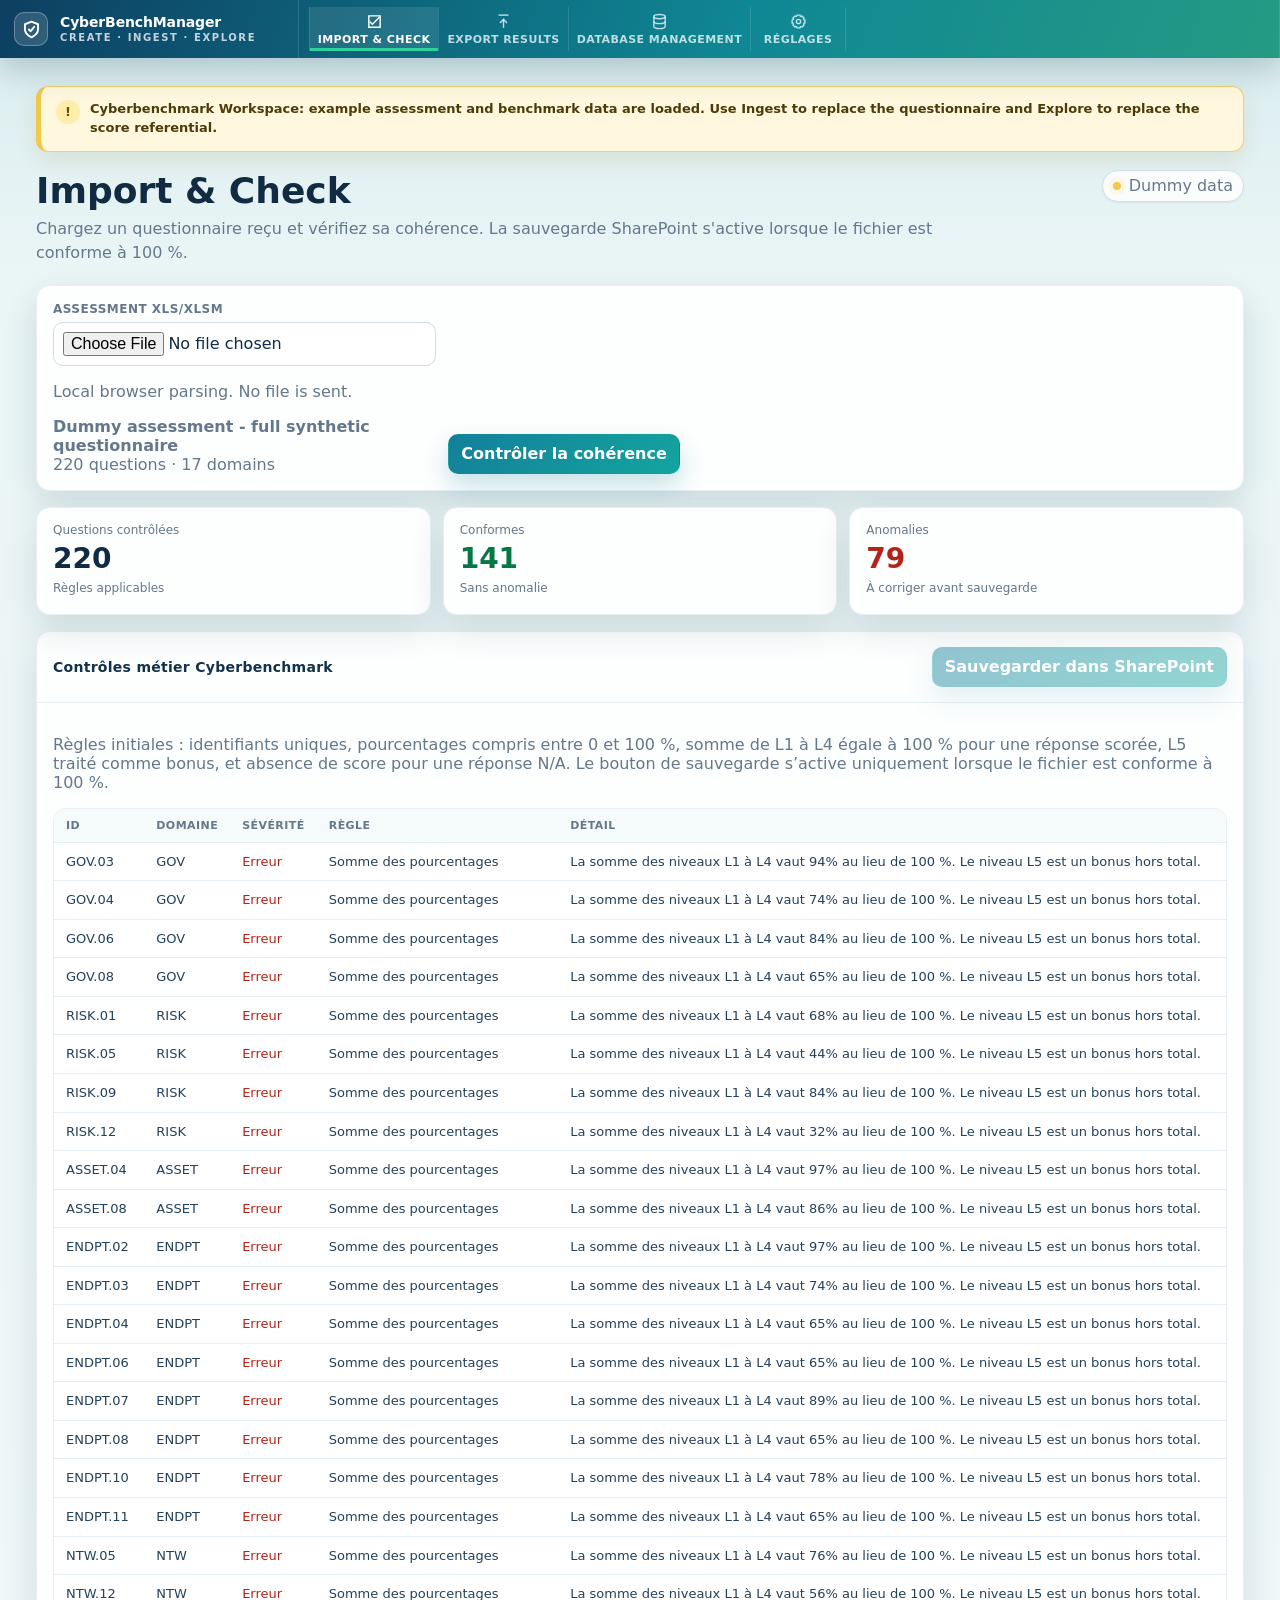
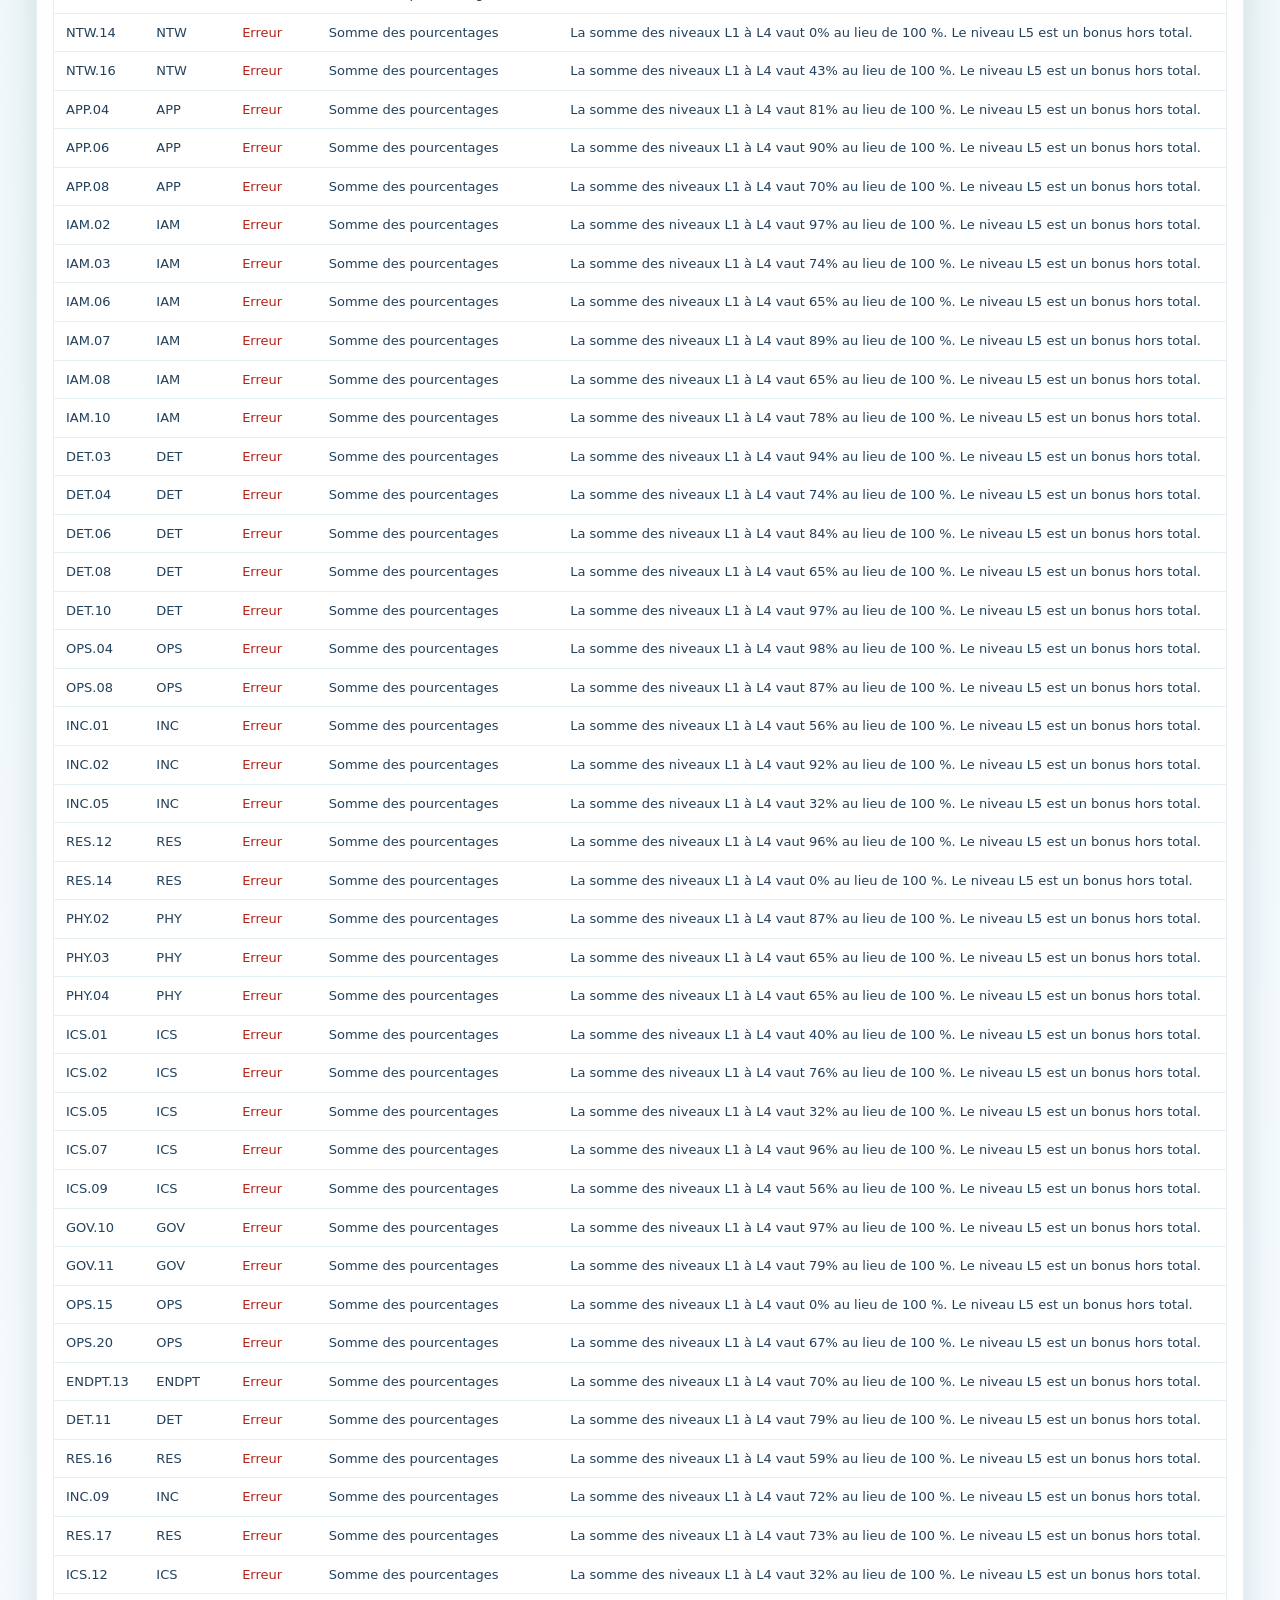
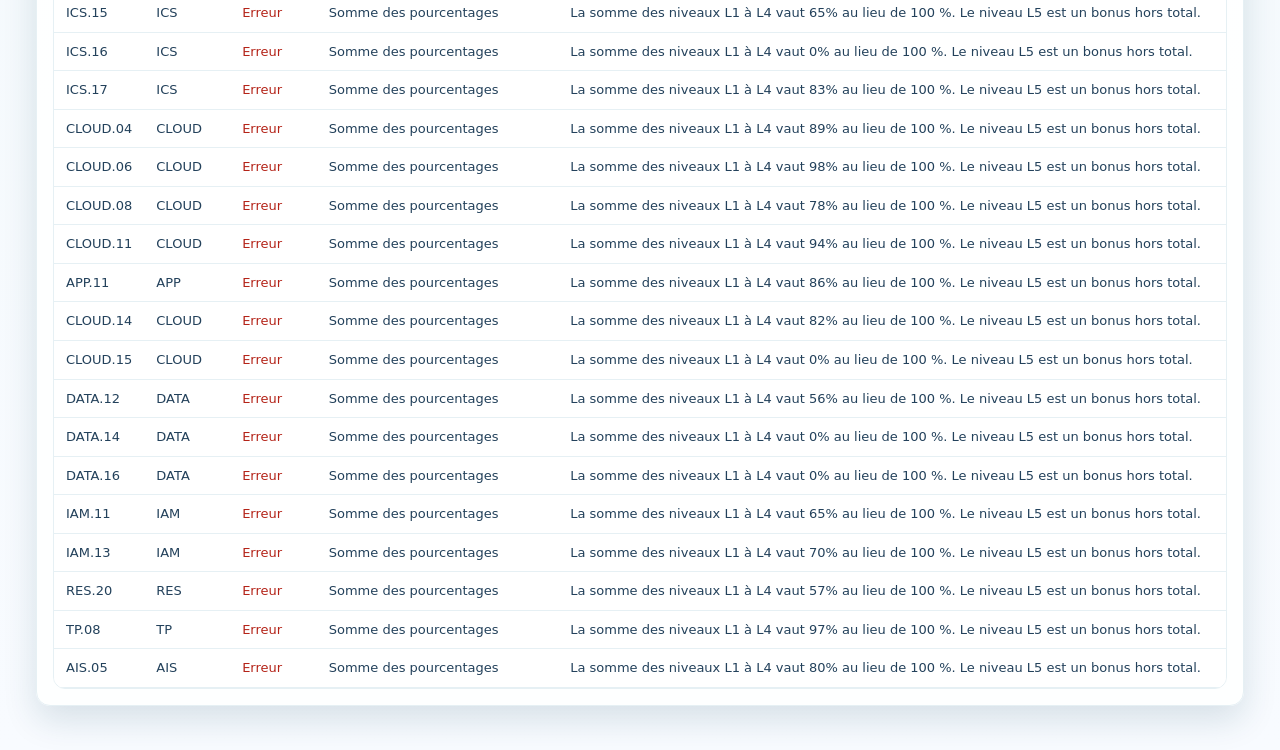
<file: CyberBenchManager.html>
<!doctype html>
<html lang="en">
<head>
  <meta charset="utf-8">
  <meta name="viewport" content="width=device-width, initial-scale=1">
  <title>CyberBenchManager</title>
  <script src="vendor/xlsx.full.min.js"></script>
  <script src="vendor/pptxgen.bundle.js"></script>
  <link rel="stylesheet" href="design-system/wavestone-theme.css">
  <script>
    try {
      if (localStorage.getItem("cyberbench-design-system") === "wavestone") document.documentElement.dataset.designSystem = "wavestone";
    } catch (error) {}
  </script>
  <style>
    :root {
      color-scheme: light;
      --bg: #eaf5f5;
      --bg-soft: #f7fbfb;
      --panel: #ffffff;
      --panel-2: #f7fbfe;
      --panel-3: #e5f8f5;
      --line: #cfe2ea;
      --line-soft: #e6f0f4;
      --line-strong: #b8cbff;
      --text: #112b43;
      --muted: #64788b;
      --muted-2: #8ea1b1;
      --blue: #3679e6;
      --cyan: #1699a8;
      --green: #2ed39b;
      --amber: #f0c84b;
      --red: #d7282f;
      --violet: #7a4ec9;
      --nav-a: #0d3f61;
      --nav-b: #0f8794;
      --nav-c: #249b83;
      --shadow: 0 14px 34px rgba(14, 65, 83, .14);
      --radius: 14px;
      font-family: Inter, ui-sans-serif, system-ui, -apple-system, BlinkMacSystemFont, "Segoe UI", sans-serif;
    }

    * { box-sizing: border-box; }

    html, body { min-height: 100%; }

    body {
      margin: 0;
      background: linear-gradient(180deg, #d8ecef 0, var(--bg) 270px, #f8fbff 100%);
      color: var(--text);
    }

    button, input, select, textarea { font: inherit; }

    button {
      border: 1px solid #c4d8e4;
      background: #fff;
      color: var(--text);
      border-radius: 10px;
      min-height: 40px;
      padding: 0 12px;
      cursor: pointer;
      font-weight: 800;
      box-shadow: 0 1px 2px rgba(15,70,90,.08);
    }

    button:hover { border-color: #8fb5c6; background: #f7fbfe; }
    button:focus-visible { outline: 2px solid rgba(46,211,155,.24); border-color: #54cdb2; }
    button.primary { background: linear-gradient(135deg, #137f9a, #13a59e); color: white; border-color: transparent; box-shadow: 0 12px 24px rgba(14,126,148,.22); }
    button.ghost { background: transparent; }
    button.icon { width: 36px; padding: 0; display: inline-grid; place-items: center; }
    button.active { background: var(--panel-3); border-color: #54cdb2; color: #0b7582; }
    button:disabled { opacity: .45; cursor: not-allowed; }

    input, select, textarea {
      width: 100%;
      min-height: 36px;
      color: var(--text);
      background: #fff;
      border: 1px solid #cbdde6;
      border-radius: 10px;
      padding: 0 10px;
      outline: none;
    }
    textarea { min-height: 180px; padding: 10px; resize: vertical; line-height: 1.45; }
    input:focus, select:focus, textarea:focus { outline: 2px solid rgba(46,211,155,.24); border-color: #54cdb2; }

    input[type="file"] {
      height: auto;
      min-height: 42px;
      padding: 9px;
      color: var(--text);
    }

    label {
      display: block;
      color: var(--muted);
      font-size: 12px;
      font-weight: 700;
      text-transform: uppercase;
      letter-spacing: .04em;
      margin-bottom: 6px;
    }

    .app {
      display: grid;
      grid-template-columns: 1fr;
      min-height: 100vh;
    }

    aside {
      position: sticky;
      top: 0;
      z-index: 20;
      min-height: 44px;
      border: 0;
      background: linear-gradient(110deg, var(--nav-a) 0%, var(--nav-b) 58%, var(--nav-c) 100%);
      box-shadow: 0 10px 34px rgba(9, 53, 76, .24);
      padding: 0;
      overflow: visible;
      display: grid;
      grid-template-columns: minmax(250px, .7fr) minmax(680px, 2.3fr);
      align-items: stretch;
    }

    main { min-width: 0; }

    .brand { display: flex; align-items: center; gap: 12px; padding: 9px 14px; margin: 0; border-right: 1px solid rgba(255,255,255,.12); min-width: 0; }
    .mark {
      width: 34px; height: 34px; border-radius: 10px;
      background: rgba(255,255,255,.14);
      display: grid; place-items: center;
      border: 1px solid rgba(255,255,255,.28);
      box-shadow: none;
      flex: 0 0 auto;
    }
    .mark svg { width: 21px; height: 21px; color: #fff; }
    .brand h1 { font-size: 14px; line-height: 1.05; margin: 0; font-weight: 850; letter-spacing: -0.01em; color: #fff; }
    .brand p { margin: 3px 0 0; color: rgba(244,250,255,.78); font-size: 10px; letter-spacing: .16em; font-weight: 800; text-transform: uppercase; }

    .side-section { border-top: 0; border-right: 1px solid rgba(255,255,255,.12); padding: 7px 10px; margin: 0; min-width: 0; }
    .side-section:first-of-type { border-top: 0; padding-top: 0; margin-top: 0; }
    .side-section:first-of-type { padding: 7px 10px; }
    .stack { display: grid; gap: 4px; align-content: center; }
    .side-section label { color: rgba(237,251,255,.78); font-size: 10px; letter-spacing: .08em; margin: 0 0 3px; }
    .side-section input[type="file"] {
      min-height: 31px;
      height: 31px;
      padding: 4px 7px;
      color: #fff;
      background: rgba(255,255,255,.10);
      border: 1px solid rgba(255,255,255,.24);
      border-radius: 10px;
      font-size: 11px;
    }
    .side-section select {
      min-height: 28px;
      height: 28px;
      margin-top: 3px;
      padding: 0 7px;
      font-size: 11px;
      border-color: rgba(255,255,255,.24);
    }
    .side-section .target-label { margin-top: 5px; }
    .help { color: rgba(237,251,255,.82); font-size: 11px; line-height: 1.25; margin: 4px 0 0; }
    .template-link { color: #fff; font-size: 11px; font-weight: 800; text-underline-offset: 2px; }
    .file-meta { color: rgba(237,251,255,.86); font-size: 11px; line-height: 1.25; overflow-wrap: anywhere; max-height: 42px; overflow: hidden; }

    .nav { display: flex; align-items: stretch; gap: 0; min-width: 0; height: 100%; }
    .nav button {
      display: flex;
      flex-direction: column;
      justify-content: center;
      align-items: center;
      gap: 3px;
      min-width: 76px;
      min-height: 100%;
      border: 0;
      border-left: 1px solid rgba(255,255,255,.12);
      border-radius: 0;
      background: transparent;
      color: rgba(237,251,255,.78);
      padding: 6px 8px 5px;
      box-shadow: none;
      text-align: center;
      text-transform: uppercase;
      font-size: 11px;
      font-weight: 800;
      letter-spacing: .04em;
      position: relative;
    }
    .nav button:last-child { border-right: 1px solid rgba(255,255,255,.12); }
    .nav button::after {
      content: "";
      position: absolute;
      left: 0;
      right: 0;
      bottom: 0;
      height: 3px;
      background: transparent;
    }
    .nav button:hover, .nav button.active { background: rgba(255,255,255,.09); color: #fff; }
    .nav button.active::after { background: var(--green); }
    .nav svg { width: 17px; height: 17px; color: currentColor; }
    .workflow-nav button { min-width: 96px; }
    .explore-nav {
      display: flex; flex-wrap: wrap; gap: 6px; margin-bottom: 16px; padding: 7px;
      border: 1px solid var(--line); border-radius: 14px; background: rgba(255,255,255,.86); box-shadow: var(--shadow);
    }
    .explore-nav button { min-height: 34px; padding: 0 11px; font-size: 12px; }
    .arrival-hero {
      min-height: 430px; display: grid; place-items: center; text-align: center; padding: 40px;
      background: linear-gradient(145deg, #0d3f61, #0f8794 62%, #249b83); color: #fff;
      border-radius: 22px; box-shadow: 0 22px 50px rgba(9,53,76,.28);
    }
    .arrival-hero h3 { margin: 0; font-size: clamp(30px, 5vw, 58px); letter-spacing: -.03em; }
    .arrival-hero p { max-width: 760px; margin: 16px auto 0; color: rgba(255,255,255,.82); font-size: 16px; line-height: 1.6; }
    .workflow-steps { display: grid; grid-template-columns: repeat(4, minmax(0, 1fr)); gap: 12px; margin-top: 28px; }
    .workflow-step { padding: 18px; border: 1px solid rgba(255,255,255,.22); border-radius: 14px; background: rgba(255,255,255,.1); text-align: left; }
    .workflow-step b { display: block; font-size: 16px; margin-bottom: 6px; }
    .workflow-step span { color: rgba(255,255,255,.78); font-size: 12px; line-height: 1.45; }
    .source-grid { display: grid; grid-template-columns: repeat(3, minmax(0, 1fr)); gap: 12px; margin-bottom: 16px; }
    .source-card { padding: 14px; border: 1px solid var(--line-soft); border-radius: 12px; background: #f8fbfc; }
    .source-card h4 { margin: 0 0 10px; font-size: 13px; }
    .check-summary { display: grid; grid-template-columns: repeat(3, minmax(0, 1fr)); gap: 12px; margin-bottom: 16px; }
    .check-ok { color: #067647; }
    .check-error { color: #b42318; }
    .export-grid { display: grid; grid-template-columns: repeat(auto-fit, minmax(220px, 1fr)); gap: 16px; }
    .export-actions { display:flex; flex-wrap:wrap; gap:10px; align-items:center; }
    .export-actions .primary { font-size:14px; padding:11px 18px; }
    .export-card { padding: 20px; }
    .export-card h3 { margin: 0 0 8px; }
    .export-card p { color: var(--muted); font-size: 13px; line-height: 1.5; min-height: 58px; }
    .database-actions { display: flex; flex-wrap: wrap; gap: 10px; align-items: end; }
    .database-actions > div { min-width: min(280px, 100%); flex: 1 1 280px; }
    .database-review { display: grid; grid-template-columns: repeat(4, minmax(160px, 1fr)); gap: 12px; }
    .database-review-actions { display: flex; gap: 10px; align-items: end; }
    .database-alert { margin: 12px 0 0; padding: 10px 12px; border: 1px solid #f0a3a6; border-radius: 10px; background: #fff1f1; color: #9f1c22; font-weight: 750; }
    .variation-high { color: var(--red); font-weight: 800; }
    .variation-medium { color: #9a6700; font-weight: 800; }

    .content { padding: 28px clamp(18px, 3vw, 36px) 44px; }
    .dummy-notice {
      display: flex;
      align-items: flex-start;
      gap: 10px;
      margin: 0 0 18px;
      padding: 13px 15px;
      border: 1px solid #f2cf73;
      border-left: 5px solid var(--amber);
      border-radius: 12px;
      background: #fff8df;
      color: #4d3b08;
      box-shadow: 0 8px 22px rgba(134, 100, 13, .12);
      line-height: 1.45;
      font-size: 13px;
      font-weight: 650;
    }
    .dummy-notice .key {
      flex: 0 0 auto;
      display: inline-grid;
      place-items: center;
      width: 24px;
      height: 24px;
      border-radius: 999px;
      background: #ffedac;
      color: #6b4e00;
      font-weight: 900;
    }
    .topbar {
      display: flex;
      justify-content: space-between;
      align-items: flex-start;
      gap: 16px;
      margin-bottom: 20px;
    }
    .title h2 { font-size: clamp(24px, 3vw, 36px); margin: 0 0 6px; letter-spacing: 0; }
    .title p { color: var(--muted); margin: 0; max-width: 900px; line-height: 1.5; }
    .status-pill {
      display: inline-flex;
      gap: 8px;
      align-items: center;
      min-height: 32px;
      padding: 0 10px;
      border: 1px solid var(--line);
      border-radius: 999px;
      color: var(--muted);
      white-space: nowrap;
      background: rgba(255,255,255,.84);
      box-shadow: 0 1px 2px rgba(15,70,90,.08);
    }
    .topbar-actions { display: flex; align-items: center; gap: 8px; flex-wrap: wrap; justify-content: flex-end; }
    .pptx-export { min-height: 34px; white-space: nowrap; }
    .dot { width: 8px; height: 8px; border-radius: 50%; background: var(--muted-2); }
    .dot.ready { background: var(--green); box-shadow: 0 0 0 5px rgba(99,210,124,.1); }
    .dot.warn { background: var(--amber); box-shadow: 0 0 0 5px rgba(241,184,75,.1); }

    .grid { display: grid; gap: 16px; }
    .grid.kpis { grid-template-columns: repeat(4, minmax(0, 1fr)); margin-bottom: 16px; }
    .grid.two { grid-template-columns: minmax(0, 1.1fr) minmax(340px, .9fr); }
    .grid.three { grid-template-columns: repeat(3, minmax(0, 1fr)); }

    .card {
      background: rgba(255,255,255,.92);
      border: 1px solid var(--line-soft);
      border-radius: var(--radius);
      box-shadow: var(--shadow);
      min-width: 0;
    }
    .card-head {
      display: flex;
      align-items: center;
      justify-content: space-between;
      gap: 12px;
      padding: 15px 16px;
      border-bottom: 1px solid var(--line-soft);
    }
    .card-head h3 { margin: 0; font-size: 14px; letter-spacing: .02em; color: #12314a; }
    .card-body { padding: 16px; }
    .png-export { min-height: 30px; padding: 0 9px; font-size: 11px; }

    .kpi { padding: 15px 16px; }
    .kpi .label { color: var(--muted); font-size: 12px; margin-bottom: 8px; }
    .kpi .value { font-size: 28px; font-weight: 780; line-height: 1; }
    .kpi .sub { margin-top: 8px; color: var(--muted); font-size: 12px; min-height: 18px; }

    .toolbar {
      display: grid;
      grid-template-columns: minmax(200px, 1.2fr) repeat(4, minmax(132px, .65fr));
      gap: 10px;
      align-items: end;
      margin-bottom: 14px;
    }

    .segmented {
      display: inline-flex;
      gap: 4px;
      padding: 4px;
      background: #fff;
      border: 1px solid var(--line);
      border-radius: 12px;
    }
    .segmented button { min-height: 30px; padding: 0 9px; border-color: transparent; background: transparent; }
    .segmented button.active { background: var(--panel-3); border-color: #54cdb2; color: #0b7582; }

    .bars { display: grid; gap: 10px; }
    .bar-row {
      display: grid;
      grid-template-columns: minmax(92px, 130px) minmax(0, 1fr) minmax(54px, 96px);
      gap: 12px;
      align-items: center;
    }
    button.bar-row {
      width: 100%;
      min-height: 34px;
      padding: 0;
      border: 0;
      border-radius: 0;
      background: transparent;
      box-shadow: none;
      text-align: left;
    }
    button.bar-row:hover .bar-label { color: var(--cyan); }
    .bar-label { color: var(--text); font-weight: 700; font-size: 13px; overflow: hidden; text-overflow: ellipsis; white-space: nowrap; }
    .bar-track { height: 10px; border-radius: 999px; background: #edf3f6; overflow: hidden; border: 1px solid #dceaf0; }
    .bar-fill { height: 100%; border-radius: 999px; background: linear-gradient(90deg, var(--red), var(--amber), var(--green)); }
    .bar-value { color: var(--muted); text-align: right; font-variant-numeric: tabular-nums; font-size: 12px; }

    .radar-wrap, .scatter-wrap { min-height: 360px; display: grid; place-items: center; }
    .radar-head-tools { display: flex; align-items: center; gap: 12px; }
    .thumb-grid { display: grid; grid-template-columns: repeat(3, 1fr); gap: 12px; }
    @media (max-width: 980px) { .thumb-grid { grid-template-columns: repeat(2, 1fr); } }
    @media (max-width: 620px) { .thumb-grid { grid-template-columns: 1fr; } }
    .thumb {
      text-align: left; background: var(--card, #fff); border: 1px solid var(--border, rgba(0,0,0,.08));
      border-radius: 12px; padding: 12px; cursor: pointer; display: flex; flex-direction: column; gap: 8px;
      transition: transform .12s ease, box-shadow .12s ease, border-color .12s ease;
    }
    .thumb:hover, .thumb:focus-visible { transform: translateY(-2px); box-shadow: 0 8px 22px rgba(0,0,0,.12); border-color: var(--cyan); outline: none; }
    .thumb-preview { width: 100%; height: 76px; border-radius: 8px; background: rgba(22,153,168,.06); display: grid; place-items: center; overflow: hidden; }
    .thumb-preview svg { width: 100%; height: 100%; }
    .thumb-title { font-size: 13px; font-weight: 800; color: var(--text); }
    .thumb-text { font-size: 12px; color: var(--muted); line-height: 1.35; }
    svg.chart { width: 100%; height: auto; max-height: 410px; overflow: visible; }
    .axis-label { fill: var(--muted); font-size: 11px; }
    .chart-grid { stroke: #dfeaf0; fill: none; }
    .chart-line { stroke: var(--cyan); stroke-width: 2.4; fill: rgba(22,153,168,.16); }
    .chart-line.secondary { stroke: var(--amber); fill: rgba(240,200,75,.13); }

    .list { display: grid; gap: 10px; }
    .finding {
      display: grid;
      grid-template-columns: 58px minmax(0, 1fr) 64px;
      gap: 12px;
      padding: 12px;
      border: 1px solid #dfeaf0;
      border-radius: 12px;
      background: #fbfdfd;
    }
    .finding .id { color: var(--cyan); font-weight: 800; font-size: 12px; }
    .finding .q { color: var(--text); line-height: 1.35; font-size: 13px; }
    .finding .meta { color: var(--muted); font-size: 12px; margin-top: 5px; }
    .score-badge {
      justify-self: end;
      display: inline-grid;
      place-items: center;
      width: 52px;
      height: 30px;
      border: 1px solid var(--line);
      border-radius: 999px;
      font-weight: 800;
      font-variant-numeric: tabular-nums;
    }

    .table-wrap { overflow: auto; border: 1px solid var(--line-soft); border-radius: 12px; background: #fff; }
    table { width: 100%; border-collapse: collapse; min-width: 1320px; }
    th, td { padding: 10px 12px; border-bottom: 1px solid var(--line-soft); text-align: left; vertical-align: top; }
    th {
      position: sticky;
      top: 0;
      background: #f4fbfa;
      color: var(--muted);
      font-size: 11px;
      text-transform: uppercase;
      letter-spacing: .04em;
      z-index: 1;
      cursor: pointer;
    }
    td { color: #23415b; font-size: 13px; line-height: 1.35; }
    td.small, th.small { width: 84px; white-space: nowrap; }
    .muted { color: var(--muted); }
    .hidden { display: none !important; }
    .mission-table input { min-width:140px; }
    .config-actions { display:flex; gap:8px; flex-wrap:wrap; margin-top:14px; }

    .empty {
      min-height: 360px;
      display: grid;
      place-items: center;
      text-align: center;
      border: 1px dashed var(--line);
      border-radius: var(--radius);
      background: rgba(255,255,255,.72);
      padding: 28px;
    }
    .empty h3 { margin: 0 0 8px; }
    .empty p { color: var(--muted); margin: 0; max-width: 680px; line-height: 1.5; }

    .matrix {
      display: grid;
      grid-template-columns: repeat(2, minmax(0, 1fr));
      gap: 12px;
      min-height: 420px;
    }
    .quadrant {
      border: 1px solid var(--line-soft);
      border-radius: 12px;
      padding: 12px;
      background: #fbfdfd;
      min-height: 190px;
    }
    .quadrant h4 { margin: 0 0 10px; font-size: 13px; color: var(--muted); }
    .chip {
      display: inline-flex;
      align-items: center;
      gap: 6px;
      max-width: 100%;
      margin: 0 6px 6px 0;
      padding: 6px 8px;
      border: 1px solid var(--line);
      border-radius: 999px;
      color: var(--text);
      background: #f3fbfb;
      font-size: 12px;
    }

    .compare-row {
      display: grid;
      grid-template-columns: 150px minmax(0, 1fr);
      gap: 14px;
      align-items: center;
      padding: 11px 0;
      border-bottom: 1px solid var(--line-soft);
    }
    .compare-track {
      position: relative;
      height: 42px;
      border-radius: 10px;
      background: #edf3f6;
      border: 1px solid var(--line-soft);
      overflow: hidden;
    }
    .compare-marker {
      position: absolute;
      top: 7px;
      width: 3px;
      height: 28px;
      border-radius: 4px;
      transform: translateX(-1px);
    }
    .compare-label {
      position: absolute;
      top: 5px;
      transform: translateX(-50%);
      white-space: nowrap;
      font-size: 10px;
      color: var(--muted);
    }

    .legend { display: flex; flex-wrap: wrap; gap: 12px; color: var(--muted); font-size: 12px; }
    .legend span { display: inline-flex; align-items: center; gap: 6px; }
    .legend i { width: 10px; height: 10px; border-radius: 50%; display: inline-block; }
    .legend button {
      display: inline-flex;
      align-items: center;
      gap: 6px;
      min-height: 28px;
      padding: 0 8px;
      border-radius: 999px;
      background: transparent;
      box-shadow: none;
      color: var(--muted);
      font-size: 12px;
      font-weight: 800;
    }
    .legend button.active { background: var(--panel-3); border-color: #54cdb2; color: #0b7582; }

    .dashboard-layout {
      display: grid;
      grid-template-columns: minmax(0, 1fr) minmax(320px, 420px);
      gap: 16px;
      align-items: start;
    }
    .scatter-card {
      background: #f8f8f6;
      color: #5c6670;
      border-color: #e6f0f4;
    }
    .scatter-card .card-head {
      color: #333b44;
      border-bottom-color: rgba(0,0,0,.08);
    }
    .scatter-card .card-body { padding: 10px 14px 14px; }
    .scatter-stage { min-height: 560px; display: grid; place-items: center; }
    .slide-chart { width: 100%; height: auto; min-height: 500px; overflow: visible; }
    .slide-grid { stroke: #e2e2df; stroke-width: 1; }
    .slide-axis { stroke: #bfc4c8; stroke-width: 1.2; }
    .slide-label { fill: #6d747b; font-size: 12px; }
    .bubble-point { cursor: pointer; outline: none; }
    .bubble-point circle {
      stroke: rgba(255,255,255,.72);
      stroke-width: 2;
      filter: drop-shadow(0 2px 2px rgba(0,0,0,.12));
      transition: r .14s ease, stroke-width .14s ease;
    }
    .bubble-point:hover circle,
    .bubble-point.active circle,
    .bubble-point:focus-visible circle {
      r: 11;
      stroke: #222;
      stroke-width: 2.4;
    }
    .bubble-point.dimmed { opacity: .22; }
    .radar-vertex { fill: var(--cyan); stroke: rgba(0,0,0,.25); stroke-width: 1; transition: r .14s ease, fill .14s ease; }
    circle.radar-vertex.bubble-point { cursor: pointer; }
    circle.radar-vertex.bubble-point:hover, circle.radar-vertex.bubble-point:focus-visible { fill: #fff; }
    circle.radar-vertex.active { fill: #fff; stroke: var(--cyan); stroke-width: 2.4; }
    text.axis-label.bubble-point { cursor: pointer; }
    text.axis-label.bubble-point:hover, text.axis-label.bubble-point:focus-visible { fill: var(--text); }
    text.axis-label.active { fill: var(--cyan); font-weight: 800; }
    .bubble-label { fill: #6d747b; font-size: 13px; font-weight: 700; pointer-events: none; }
    .card-actions { display: flex; align-items: center; gap: 8px; flex-wrap: wrap; }
    .drill-stack { display: grid; gap: 12px; }
    .crumbs { display: flex; flex-wrap: wrap; gap: 8px; align-items: center; color: var(--muted); font-size: 12px; }
    .crumbs button { min-height: 30px; padding: 0 9px; }
    .metric-line {
      display: grid;
      grid-template-columns: minmax(0, 1fr) 58px;
      gap: 10px;
      align-items: center;
      width: 100%;
      min-height: 48px;
      text-align: left;
      padding: 8px 10px;
      background: #fbfdfd;
    }
    .metric-line strong {
      display: block;
      overflow: hidden;
      text-overflow: ellipsis;
      white-space: nowrap;
      font-size: 13px;
    }
    .metric-line span { display: block; color: var(--muted); font-size: 12px; margin-top: 3px; }
    .domain-focus-head {
      display: flex;
      align-items: center;
      justify-content: space-between;
      gap: 10px;
      width: 100%;
      margin-bottom: 10px;
    }
    .domain-focus-head strong { font-size: 13px; }
    .question-card {
      padding: 11px;
      border: 1px solid #dfeaf0;
      border-radius: 12px;
      background: #fbfdfd;
    }
    .question-card .q-title { font-size: 13px; line-height: 1.35; font-weight: 750; }
    .question-card .q-meta { color: var(--muted); font-size: 12px; margin-top: 6px; }
    .question-card .q-comment { color: #4c657a; font-size: 12px; margin-top: 8px; line-height: 1.4; }
    .recommendation-toolbar {
      display: grid;
      grid-template-columns: minmax(180px, .5fr) minmax(180px, .5fr) minmax(0, 1fr);
      gap: 12px;
      align-items: end;
      margin-bottom: 16px;
    }
    .recommendation-list { display: grid; gap: 14px; }
    .recommendation-card { overflow: hidden; }
    .recommendation-head {
      display: grid;
      grid-template-columns: minmax(0, 1fr) auto;
      gap: 14px;
      padding: 15px 16px 12px;
      border-bottom: 1px solid var(--line-soft);
    }
    .recommendation-title { font-size: 14px; font-weight: 800; line-height: 1.35; }
    .recommendation-meta { margin-top: 5px; color: var(--muted); font-size: 12px; line-height: 1.4; }
    .priority-badge {
      align-self: start;
      min-width: 84px;
      padding: 7px 9px;
      border-radius: 999px;
      text-align: center;
      font-size: 11px;
      font-weight: 900;
      text-transform: uppercase;
      letter-spacing: .04em;
    }
    .priority-critical { color: #991b1b; background: #fee2e2; border: 1px solid #fecaca; }
    .priority-high { color: #9a4b00; background: #fff0ce; border: 1px solid #f6d48a; }
    .priority-medium { color: #155e75; background: #cffafe; border: 1px solid #a5f3fc; }
    .recommendation-body { padding: 14px 16px 16px; }
    .recommendation-scores { display: flex; flex-wrap: wrap; gap: 8px; margin-bottom: 12px; }
    .recommendation-score { padding: 6px 8px; border-radius: 8px; background: #f1f7f8; color: var(--muted); font-size: 12px; }
    .recommendation-score strong { color: var(--text); }
    .action-list { margin: 8px 0 0; padding-left: 20px; color: #23415b; font-size: 13px; line-height: 1.45; }
    .action-list li + li { margin-top: 6px; }
    .api-future {
      padding: 14px 16px;
      border: 1px dashed #a9c8d5;
      border-radius: 12px;
      background: #f3fafb;
      color: #36566b;
    }
    .api-future strong { color: var(--text); }
    .api-future p { margin: 5px 0 0; font-size: 12px; line-height: 1.45; }
    .ingest-grid { display: grid; grid-template-columns: minmax(0, 1.25fr) minmax(320px, .75fr); gap: 16px; align-items: start; }
    .ingest-fields { display: grid; grid-template-columns: repeat(2, minmax(0, 1fr)); gap: 12px; }
    .ingest-fields .wide { grid-column: 1 / -1; }
    .ingest-actions { display: flex; flex-wrap: wrap; gap: 8px; margin-top: 14px; }
    .ingest-warning { border: 1px solid #f6d48a; border-radius: 10px; background: #fff8df; color: #6b4e00; padding: 11px 12px; font-size: 12px; line-height: 1.45; }
    .ingest-progress { display: grid; gap: 8px; margin-top: 14px; }
    .ingest-progress-line { height: 9px; overflow: hidden; border: 1px solid var(--line); border-radius: 999px; background: #edf3f6; }
    .ingest-progress-line span { display: block; height: 100%; background: linear-gradient(90deg, var(--cyan), var(--green)); transition: width .2s ease; }
    .ingest-log { max-height: 260px; overflow: auto; padding: 10px 12px; border: 1px solid var(--line-soft); border-radius: 10px; background: #f8fbfc; color: #36566b; font-size: 12px; line-height: 1.5; }
    .ingest-review { display: grid; gap: 10px; margin-top: 16px; }
    .ingest-review-card { padding: 12px; border: 1px solid var(--line-soft); border-radius: 12px; background: #fff; }
    .ingest-review-card strong { font-size: 13px; }
    .ingest-review-card p { margin: 6px 0 0; color: var(--muted); font-size: 12px; line-height: 1.45; }
    .level-detail {
      display: grid;
      gap: 8px;
      margin-top: 10px;
    }
    .level-detail-row {
      display: grid;
      grid-template-columns: 62px minmax(0, 1fr);
      gap: 10px;
      align-items: start;
      padding: 8px;
      border: 1px solid var(--line-soft);
      border-radius: 10px;
      background: #fff;
    }
    .level-detail-row b { color: var(--text); font-size: 12px; }
    .level-detail-row p { margin: 0; color: #4c657a; font-size: 12px; line-height: 1.35; }
    .level-strip {
      display: flex;
      flex-wrap: wrap;
      gap: 6px;
      margin-top: 8px;
    }
    .level-chip {
      display: inline-flex;
      align-items: center;
      justify-content: center;
      gap: 4px;
      min-width: 54px;
      min-height: 26px;
      padding: 4px 6px;
      border: 1px solid var(--line);
      border-radius: 8px;
      background: #f6fbfb;
      color: var(--text);
      font-size: 11px;
      font-weight: 800;
      font-variant-numeric: tabular-nums;
      white-space: nowrap;
    }
    .level-chip span { color: var(--muted); font-weight: 800; }
    .findings-filter {
      display: grid;
      grid-template-columns: minmax(220px, 360px);
      margin-bottom: 14px;
    }

    .toast {
      position: fixed;
      right: 18px;
      bottom: 18px;
      width: min(420px, calc(100vw - 36px));
      background: #fff;
      border: 1px solid var(--line);
      border-radius: 12px;
      padding: 13px 14px;
      box-shadow: var(--shadow);
      color: var(--text);
      z-index: 30;
    }

    @media (max-width: 1100px) {
      .app { grid-template-columns: 1fr; }
      aside {
        position: static;
        height: auto;
        grid-template-columns: 1fr;
      }
      .brand, .side-section { border-right: 0; border-bottom: 1px solid rgba(255,255,255,.12); }
      .nav { flex-wrap: wrap; }
      .nav button { flex: 1 1 130px; min-height: 58px; border-bottom: 1px solid rgba(255,255,255,.12); }
      .grid.kpis, .grid.two, .grid.three { grid-template-columns: 1fr; }
      .dashboard-layout { grid-template-columns: 1fr; }
      .toolbar { grid-template-columns: repeat(2, minmax(0, 1fr)); }
    }

    @media (max-width: 700px) {
      .content { padding: 20px 14px 36px; }
      .dummy-notice { font-size: 12px; }
      .topbar { display: grid; }
      .toolbar { grid-template-columns: 1fr; }
      .matrix { grid-template-columns: 1fr; }
      .finding { grid-template-columns: 1fr; }
      .score-badge { justify-self: start; }
      .bar-row, .compare-row { grid-template-columns: 1fr; gap: 7px; }
      .recommendation-toolbar, .recommendation-head { grid-template-columns: 1fr; }
      .ingest-grid, .ingest-fields { grid-template-columns: 1fr; }
      .workflow-steps, .source-grid, .check-summary, .export-grid { grid-template-columns: 1fr; }
      .database-review { grid-template-columns: 1fr; }
      .ingest-fields .wide { grid-column: auto; }
      .scatter-stage { min-height: 380px; }
      .slide-chart { min-height: 320px; }
      aside { padding: 0; }
      .nav button { flex-basis: 50%; }
    }
  </style>
</head>
<body data-design-system="">
  <div class="app">
    <aside>
      <div class="brand">
        <div class="mark" aria-hidden="true">
          <svg viewBox="0 0 24 24" fill="none" stroke="currentColor" stroke-width="2.2" stroke-linecap="round" stroke-linejoin="round">
            <path d="M12 3 4.5 6v5.5c0 4.7 3.1 7.5 7.5 9.5 4.4-2 7.5-4.8 7.5-9.5V6L12 3Z"></path>
            <path d="m9 12 2 2 4-5"></path>
          </svg>
        </div>
        <div>
          <h1>CyberBenchManager</h1>
          <p>Create · Ingest · Explore</p>
        </div>
      </div>

      <section class="side-section">
        <nav class="nav workflow-nav" id="nav">
          <button data-workflow-tab="check" class="active" title="Import & Check">
            <svg viewBox="0 0 24 24" fill="none" stroke="currentColor" stroke-width="2"><path d="m5 12 4 4L19 6"></path><path d="M4 4h16v16H4z"></path></svg>
            Import &amp; Check
          </button>
          <button data-workflow-tab="export" title="Export results">
            <svg viewBox="0 0 24 24" fill="none" stroke="currentColor" stroke-width="2"><path d="M12 21V9"></path><path d="m7 14 5-5 5 5"></path><path d="M5 3h14"></path></svg>
            Export results
          </button>
          <button data-workflow-tab="database" title="Database Management">
            <svg viewBox="0 0 24 24" fill="none" stroke="currentColor" stroke-width="2"><ellipse cx="12" cy="5" rx="8" ry="3"></ellipse><path d="M4 5v7c0 1.7 3.6 3 8 3s8-1.3 8-3V5"></path><path d="M4 12v7c0 1.7 3.6 3 8 3s8-1.3 8-3v-7"></path></svg>
            Database Management
          </button>
          <button data-workflow-tab="configuration" title="Réglages">
            <svg viewBox="0 0 24 24" fill="none" stroke="currentColor" stroke-width="2"><circle cx="12" cy="12" r="3"></circle><path d="M19.4 15a1.7 1.7 0 0 0 .3 1.9l.1.1-2.8 2.8-.1-.1a1.7 1.7 0 0 0-1.9-.3 1.7 1.7 0 0 0-1 1.6V21h-4v-.1a1.7 1.7 0 0 0-1-1.6 1.7 1.7 0 0 0-1.9.3l-.1.1L4.2 17l.1-.1a1.7 1.7 0 0 0 .3-1.9A1.7 1.7 0 0 0 3 14H3v-4h.1a1.7 1.7 0 0 0 1.6-1 1.7 1.7 0 0 0-.3-1.9L4.2 7 7 4.2l.1.1a1.7 1.7 0 0 0 1.9.3A1.7 1.7 0 0 0 10 3V3h4v.1a1.7 1.7 0 0 0 1 1.6 1.7 1.7 0 0 0 1.9-.3l.1-.1L19.8 7l-.1.1a1.7 1.7 0 0 0-.3 1.9 1.7 1.7 0 0 0 1.6 1h.1v4H21a1.7 1.7 0 0 0-1.6 1Z"></path></svg>
            Réglages
          </button>
        </nav>
      </section>
    </aside>

    <main>
      <div class="content">
        <div id="dummyNotice" class="dummy-notice" role="status">
          <span class="key" aria-hidden="true">!</span>
          <span>CyberBenchManager : registre local des missions, préparation des configurations Helper, contrôle et génération des Explorers autonomes.</span>
        </div>

        <div class="topbar">
          <div class="title">
            <h2 id="pageTitle">Overview</h2>
            <p id="pageIntro">Upload a completed W-CyberBenchmark file to generate indicators, rankings, and exploration views.</p>
          </div>
          <div class="status-pill"><span id="statusDot" class="dot"></span><span id="statusText">Waiting for file</span></div>
        </div>

        <section id="emptyState" class="empty hidden">
          <div>
            <h3 id="emptyTitle">Upload an assessment file</h3>
            <p id="emptyText">The file is parsed in your browser. Domain sheets, maturity levels, comments, and response reliability are extracted to generate the views.</p>
          </div>
        </section>

        <section id="check" class="workflow-panel hidden">
          <div class="card" style="margin-bottom:16px;"><div class="card-body">
            <div class="source-grid" style="margin-bottom:0;">
              <div><label for="assessmentFile">Questionnaire Excel à importer</label><input id="assessmentFile" type="file" accept=".xls,.xlsx,.xlsm,.xlsb"><p id="assessmentHelp" class="muted"></p><div id="assessmentMeta" class="muted"></div></div>
              <div style="align-self:end;"><button class="primary" id="runChecks">Contrôler la cohérence</button></div>
            </div>
          </div></div>
          <div class="check-summary">
            <div class="card kpi"><div class="label">Questions contrôlées</div><div class="value" id="checkTotal">-</div><div class="sub">Règles applicables</div></div>
            <div class="card kpi"><div class="label">Conformes</div><div class="value check-ok" id="checkOk">-</div><div class="sub">Sans anomalie</div></div>
            <div class="card kpi"><div class="label">Anomalies</div><div class="value check-error" id="checkErrors">-</div><div class="sub">À corriger avant sauvegarde</div></div>
          </div>
          <div class="card">
            <div class="card-head"><h3>Contrôles métier Cyberbenchmark</h3><button class="primary" id="saveSharePoint" disabled>Sauvegarder dans SharePoint</button></div>
            <div class="card-body">
              <p class="muted">Règles initiales : identifiants uniques, pourcentages compris entre 0 et 100 %, somme de L1 à L4 égale à 100 % pour une réponse scorée, L5 traité comme bonus, et absence de score pour une réponse N/A. Le bouton de sauvegarde s’active uniquement lorsque le fichier est conforme à 100 %.</p>
              <div class="table-wrap"><table id="checkTable"><thead><tr><th class="small">ID</th><th class="small">Domaine</th><th class="small">Sévérité</th><th>Règle</th><th>Détail</th></tr></thead><tbody></tbody></table></div>
            </div>
          </div>
        </section>

        <section id="export" class="workflow-panel hidden">
          <div class="card" style="margin-bottom:16px;"><div class="card-body">
            <div class="export-actions">
              <button class="primary" id="exportStandaloneHtml">Générer l'HTML de résultat</button>
              <button id="exportResultsExcel">Excel résultats &amp; comparaisons</button>
              <button class="pptx-export" id="exportPptx">PowerPoint résultats</button>
            </div>
            <p class="muted" style="margin:12px 0 0;"><span id="exportHtmlTitle"></span> — <span id="exportHtmlText"></span></p>
          </div></div>
        </section>

        <section id="database" class="workflow-panel hidden">
          <div class="card" style="margin-bottom:16px;">
            <div class="card-head"><h3>Ajouter des questionnaires à la base locale</h3></div>
            <div class="card-body">
              <div class="database-actions">
                <button class="primary" id="databasePrepareCurrent">Préparer le questionnaire courant</button>
                <div><label for="databaseFile">Sélectionner un questionnaire à valider</label><input id="databaseFile" type="file" accept=".xls,.xlsx,.xlsm,.xlsb"></div>
                <button id="databaseExport">Exporter la base en Excel</button>
              </div>
              <p class="muted">Chaque questionnaire doit être vérifié puis validé individuellement. Taille et secteur sont extraits des feuilles de contexte lorsque ces informations sont disponibles.</p>
            </div>
          </div>
          <div class="card hidden" id="databaseReview" style="margin-bottom:16px;">
            <div class="card-head"><h3>Valider l’ajout du questionnaire</h3><span class="muted" id="databaseReviewSource"></span></div>
            <div class="card-body">
              <div class="database-review">
                <div><label for="databaseMissionCode">Code mission</label><input id="databaseMissionCode" placeholder="Obligatoire et unique"></div>
                <div><label for="databaseOrganization">Organisation</label><input id="databaseOrganization" placeholder="Nom de l’organisation"></div>
                <div><label for="databaseSector">Secteur</label><input id="databaseSector" placeholder="Secteur extrait ou à compléter"></div>
                <div><label for="databaseSize">Taille</label><input id="databaseSize" placeholder="Taille extraite ou à compléter"></div>
              </div>
              <div id="databaseDuplicateAlert" class="database-alert hidden"></div>
              <label id="databaseForceDuplicateWrap" class="hidden" style="margin-top:10px; text-transform:none; letter-spacing:0;"><input id="databaseForceDuplicate" type="checkbox" style="width:auto; min-height:auto; margin-right:8px;">J’ai vérifié le doublon et je souhaite forcer son ajout.</label>
              <div class="database-review-actions" style="margin-top:14px;"><button class="primary" id="databaseValidate">Valider l’ajout</button><button class="ghost" id="databaseCancel">Annuler</button></div>
            </div>
          </div>
          <div class="grid kpis">
            <div class="card kpi"><div class="label">Questionnaires</div><div class="value" id="databaseCount">0</div><div class="sub">Dans la base locale</div></div>
            <div class="card kpi"><div class="label">Note moyenne</div><div class="value" id="databaseAverage">-</div><div class="sub">Toutes organisations</div></div>
            <div class="card kpi"><div class="label">Domaines suivis</div><div class="value" id="databaseDomains">0</div><div class="sub">Avec au moins une note</div></div>
            <div class="card kpi"><div class="label">Variations fortes</div><div class="value" id="databaseVariations">0</div><div class="sub">Ecart absolu ≥ 15 points</div></div>
          </div>
          <div class="grid two">
            <div class="card">
              <div class="card-head"><h3>Moyenne des notes par domaine</h3></div>
              <div class="card-body"><div class="bars" id="databaseDomainBars"></div></div>
            </div>
            <div class="card">
              <div class="card-head"><h3>Organisations particulières</h3></div>
              <div class="card-body"><div class="table-wrap"><table id="databaseVariationTable"><thead><tr><th>Organisation</th><th class="small">Domaine</th><th class="small">Note</th><th class="small">Moy. autres</th><th class="small">Variation</th></tr></thead><tbody></tbody></table></div></div>
            </div>
          </div>
          <div class="card" style="margin-top:16px;">
            <div class="card-head"><h3>Questionnaires enregistrés</h3></div>
            <div class="card-body"><div class="table-wrap"><table id="databaseTable"><thead><tr><th>Code mission</th><th>Organisation</th><th>Secteur</th><th>Taille</th><th class="small">Note</th><th class="small">Ajout</th><th class="small">Action</th></tr></thead><tbody></tbody></table></div></div>
          </div>
        </section>

        <section id="configuration" class="workflow-panel hidden">
          <div class="grid two">
            <div class="card"><div class="card-head"><h3>Apparence</h3></div><div class="card-body"><label for="designSystem">Design system</label><select id="designSystem"><option value="current">Style actuel (par défaut)</option><option value="wavestone">Wavestone</option></select><p class="muted">Le choix est appliqué à CyberBench Explorer, Helper et Manager dans ce navigateur.</p></div></div>
            <div class="card"><div class="card-head"><h3>Répertoire SharePoint</h3></div><div class="card-body"><div class="ingest-fields"><div class="wide"><label for="sharePointPath">Arborescence cible / description</label><input id="sharePointPath" placeholder="CyberBenchmark / Missions / Questionnaires"></div></div><p class="muted">Le navigateur demandera de sélectionner le répertoire SharePoint synchronisé par OneDrive au moment de la sauvegarde.</p><button id="saveManagerSettings">Enregistrer la configuration</button></div></div>
          </div>
        </section>

        <section id="exploreToolbar" class="workflow-panel hidden">
          <div class="card" style="margin-bottom:16px;"><div class="card-body">
            <div class="source-grid" style="margin-bottom:0;">
              <div><label for="benchmarkFile">Fichier de références des scores</label><input id="benchmarkFile" type="file" accept=".xls,.xlsx,.xlsm,.xlsb,.csv"><div id="benchmarkMeta" class="muted"></div></div>
              <div><label for="benchmarkTarget">Cible de comparaison</label><select id="benchmarkTarget"></select></div>
              <div><a class="template-link" id="benchmarkTemplate" href="data/Scores-CyberBenchmark-03062026.xlsx" download>Télécharger le modèle de référence</a></div>
              <div id="clientComparisonModeWrap" class="hidden"><label for="clientComparisonMode">Mode de comparaison</label><select id="clientComparisonMode"><option value="referential">Référentiels embarqués</option><option value="assessment">Autre fichier CyberBench</option></select></div>
              <div id="clientComparisonFileWrap" class="hidden"><label for="clientComparisonFile">Fichier CyberBench de comparaison</label><input id="clientComparisonFile" type="file" accept=".xls,.xlsx,.xlsm,.xlsb"><div id="clientComparisonMeta" class="muted"></div></div>
            </div>
          </div></div>
          <nav class="explore-nav" id="exploreNav">
            <button data-explore-tab="home" class="active">Synthèse</button><button data-explore-tab="dashboard">Matrice</button><button data-explore-tab="overview">Rosace</button><button data-explore-tab="domains">Domaines</button><button data-explore-tab="findings">Constats</button><button data-explore-tab="compare">Comparaison</button><button data-explore-tab="recommendations">Recommandations</button><button data-explore-tab="questions">Détails réponse</button>
          </nav>
        </section>

        <section id="home" class="analysis-panel hidden">
          <div class="grid kpis">
            <div class="card kpi"><div class="label" id="kpiCoverageLabel">Coverage</div><div class="value" id="kpiCoverage">-</div><div class="sub" id="kpiCoverageSub">Excluding N/A</div></div>
            <div class="card kpi"><div class="label" id="kpiScoreLabel">Maturity</div><div class="value" id="kpiScore">-</div><div class="sub" id="kpiScoreSub">Scored questions</div></div>
            <div class="card kpi"><div class="label" id="kpiBestLabel">Strong domain</div><div class="value" id="kpiBest">-</div><div class="sub" id="kpiBestSub">Highest score</div></div>
            <div class="card kpi"><div class="label" id="kpiWeakLabel">Priority</div><div class="value" id="kpiWeak">-</div><div class="sub" id="kpiWeakSub">Lowest score</div></div>
          </div>
          <div class="card">
            <div class="card-head"><h3 id="exploreTitle">Explore</h3></div>
            <div class="card-body"><div class="thumb-grid" id="thumbGrid"></div></div>
          </div>
          <div class="card">
            <div class="card-head"><h3 id="distributionTitle">Maturity distribution</h3><button class="ghost png-export" data-export-target="distributionChart" data-export-name="maturity-distribution">PNG</button></div>
            <div class="card-body" id="distributionChart"></div>
          </div>
        </section>

        <section id="dashboard" class="analysis-panel hidden">
          <div class="dashboard-layout">
            <div class="card scatter-card">
              <div class="card-head">
                <h3 id="bubbleTitle">Maturity by theme</h3>
                <div class="card-actions">
                  <button class="ghost hidden" id="dashboardBack">Back</button>
                  <div class="legend">
                    <span id="legendMaturity"><i style="background:#4db8b4"></i>Maturity</span>
                    <span id="legendLag"><i style="background:#f17778"></i>Lag</span>
                  </div>
                  <button class="ghost png-export" data-export-target="bubbleChart" data-export-name="maturity-by-theme">PNG</button>
                </div>
              </div>
              <div class="card-body scatter-stage" id="bubbleChart"></div>
            </div>
            <div class="card">
              <div class="card-head"><h3 id="drillTitle">Drill-down</h3></div>
              <div class="card-body drill-stack" id="drillPanel"></div>
            </div>
          </div>
        </section>

        <section id="overview" class="analysis-panel hidden">
          <div class="card">
            <div class="card-head">
              <h3 id="radarTitle">Domain radar</h3>
              <div class="radar-head-tools">
                <button class="ghost hidden" id="radarBack">Back</button>
                <div class="legend"><span id="radarEvalLegend"><i style="background:var(--cyan)"></i>Assessment</span><span id="radarBenchmarkLegend" class="hidden"><i style="background:var(--amber)"></i>Benchmark</span></div>
                <button class="ghost png-export" data-export-target="radarChart" data-export-name="domain-radar">PNG</button>
              </div>
            </div>
            <div class="card-body radar-wrap" id="radarChart"></div>
            <div class="card-body hidden" id="radarDetail" style="padding-top:0;"></div>
          </div>
        </section>

        <section id="domains" class="analysis-panel hidden">
          <div class="grid two">
            <div class="card">
              <div class="card-head">
                <h3 id="domainScoresTitle">Scores by domain</h3>
                <div class="card-actions">
                  <div class="segmented" id="domainSort">
                    <button data-sort="asc" class="active">Asc</button>
                    <button data-sort="desc">Desc</button>
                    <button data-sort="alpha">A-Z</button>
                  </div>
                  <button class="ghost png-export" data-export-target="domainBars" data-export-name="scores-by-domain">PNG</button>
                </div>
              </div>
              <div class="card-body"><div class="bars" id="domainBars"></div></div>
            </div>
            <div class="card">
              <div class="card-head"><h3 id="domainScatterTitle">Coverage / score matrix</h3><button class="ghost png-export" data-export-target="domainScatter" data-export-name="coverage-score-matrix">PNG</button></div>
              <div class="card-body scatter-wrap" id="domainScatter"></div>
            </div>
          </div>
        </section>

        <section id="findings" class="analysis-panel hidden">
          <div class="findings-filter">
            <label for="findingsDomainFilter">Domain</label>
            <select id="findingsDomainFilter"><option value="">All</option></select>
          </div>
          <div class="grid three">
            <div class="card">
              <div class="card-head"><h3 id="strengthsTitle">Strengths</h3></div>
              <div class="card-body"><div class="list" id="strengths"></div></div>
            </div>
            <div class="card">
              <div class="card-head"><h3 id="weaknessesTitle">Weaknesses</h3></div>
              <div class="card-body"><div class="list" id="weaknesses"></div></div>
            </div>
            <div class="card">
              <div class="card-head"><h3 id="blindspotsTitle">Blind spots</h3></div>
              <div class="card-body"><div class="list" id="blindspots"></div></div>
            </div>
          </div>
        </section>

        <section id="questions" class="analysis-panel hidden">
          <div class="card">
            <div class="card-head">
              <h3 id="questionsTitle">Detailed exploration</h3>
              <button class="ghost" id="exportCsv">Export CSV</button>
            </div>
            <div class="card-body">
              <div class="toolbar">
                <div><label for="search">Search</label><input id="search" type="search" placeholder="ID, theme, question, comment..."></div>
                <div><label for="domainFilter">Domain</label><select id="domainFilter"><option value="">All</option></select></div>
                <div><label for="typeFilter">Type</label><select id="typeFilter"><option value="">All</option></select></div>
                <div><label for="statusFilter">Status</label><select id="statusFilter"><option value="">All</option><option value="scored">Scored</option><option value="na">N/A</option><option value="missing">Missing</option></select></div>
                <div><label for="scoreFilter">Overall maturity</label><select id="scoreFilter"><option value="">All</option><option value="weak">&lt; 40%</option><option value="medium">40-70%</option><option value="strong">&gt;= 70%</option></select></div>
              </div>
              <div class="table-wrap">
                <table id="questionsTable">
                  <thead>
                    <tr>
                      <th class="small" data-key="id">ID</th>
                      <th class="small" data-key="domain">Domain</th>
                      <th data-key="subtopic">Topic</th>
                      <th data-key="question">Question</th>
                      <th class="small" data-key="type">Type</th>
                      <th class="small">N1</th>
                      <th class="small">N2</th>
                      <th class="small">N3</th>
                      <th class="small">N4</th>
                      <th class="small">N5</th>
                      <th class="small">Top 10</th>
                      <th class="small">Top Lvl</th>
                      <th class="small">Gap</th>
                      <th class="small" data-key="status">Status</th>
                      <th data-key="comment">Comment</th>
                    </tr>
                  </thead>
                  <tbody></tbody>
                </table>
              </div>
            </div>
          </div>
        </section>

        <section id="compare" class="analysis-panel hidden">
          <div id="compareEmpty" class="empty">
            <div>
              <h3 id="compareEmptyTitle">Upload a benchmark referential</h3>
              <p id="compareEmptyText">The second file can contain rows by domain or by question. The explorer detects global average, sector, and top 10 columns, then aligns values with the loaded assessment.</p>
            </div>
          </div>
          <div id="compareContent" class="grid hidden">
            <div class="grid kpis">
              <div class="card kpi"><div class="label" id="cmpAllLabel">Average gap</div><div class="value" id="cmpAll">-</div><div class="sub" id="cmpAllSub">Assessment vs global benchmark</div></div>
              <div class="card kpi"><div class="label" id="cmpSectorLabel">Sector gap</div><div class="value" id="cmpSector">-</div><div class="sub" id="cmpSectorSub">Assessment vs sector</div></div>
              <div class="card kpi"><div class="label" id="cmpTopLabel">Top 10 gap</div><div class="value" id="cmpTop">-</div><div class="sub" id="cmpTopSub">Assessment vs top performers</div></div>
              <div class="card kpi"><div class="label" id="cmpCountLabel">Compared domains</div><div class="value" id="cmpCount">-</div><div class="sub" id="cmpCountSub">Domain or question alignment</div></div>
            </div>
            <div class="card">
              <div class="card-head">
                <h3 id="compareRowsTitle">Comparison by domain</h3>
                <div class="card-actions">
                  <div class="legend">
                    <span id="compareLegendEval"><i style="background:var(--cyan)"></i>Assessment</span>
                    <span id="compareLegendTarget"><i style="background:var(--amber)"></i>Top 10</span>
                  </div>
                  <select id="compareTarget" aria-label="Comparison target"></select>
                  <button class="ghost png-export" data-export-target="compareRows" data-export-name="benchmark-comparison">PNG</button>
                </div>
              </div>
              <div class="card-body" id="compareRows"></div>
            </div>
            <div class="card">
              <div class="card-head">
                <h3 id="lagTitle">Lagging measures</h3>
                <select id="lagTarget" aria-label="Comparison target"></select>
              </div>
              <div class="card-body">
                <div class="toolbar" style="grid-template-columns:minmax(180px,.4fr) minmax(220px,1fr);">
                  <div>
                    <label for="gapFilter">Minimum lag</label>
                    <select id="gapFilter">
                      <option value="0">Tout retard</option>
                      <option value="5" selected>&gt;= 5 pts</option>
                      <option value="10">&gt;= 10 pts</option>
                      <option value="20">&gt;= 20 pts</option>
                    </select>
                  </div>
                  <div class="help" id="lagHelp" style="align-self:end; margin:0;">Measures are available when the benchmark contains rows with the same ID as the questionnaire.</div>
                </div>
                <div class="table-wrap">
                  <table id="lagTable">
                    <thead>
                      <tr>
                        <th class="small">ID</th>
                        <th class="small">Domain</th>
                        <th>Mesure</th>
                        <th class="small">Client</th>
                        <th class="small">Réf.</th>
                        <th class="small">Gap</th>
                      </tr>
                    </thead>
                    <tbody></tbody>
                  </table>
                </div>
              </div>
            </div>
          </div>
        </section>

        <section id="recommendations" class="analysis-panel hidden">
          <div class="card">
            <div class="card-head"><h3 id="recommendationsListTitle">Priority remediation actions</h3></div>
            <div class="card-body">
              <div class="recommendation-toolbar">
                <div><label for="recommendationDomain">Domain</label><select id="recommendationDomain"><option value="">All</option></select></div>
                <div><label for="recommendationLimit">Priorities displayed</label><select id="recommendationLimit"><option value="10">Top 10</option><option value="20">Top 20</option><option value="50">Top 50</option></select></div>
                <div class="api-future">
                  <strong id="recommendationApiTitle">Future API enrichment</strong>
                  <p id="recommendationApiText">A secure API proxy will be able to use assessment comments to suggest owners, milestones, and tailored next steps.</p>
                  <button type="button" class="ghost" id="recommendationEnrich" disabled>API key required</button>
                </div>
              </div>
              <div id="recommendationSummary" class="muted"></div>
              <div id="recommendationList" class="recommendation-list"></div>
            </div>
          </div>
        </section>

      </div>
    </main>
  </div>

  <div id="toast" class="toast hidden"></div>

  <script>
    const DOMAIN_NAMES = {
      GOV: "Governance",
      RISK: "Risk Management",
      TP: "Third-Party",
      ASSET: "Asset Management",
      OPS: "Operational Security",
      ENDPT: "Endpoint Security",
      NTW: "Network Security",
      APP: "Application Security",
      DATA: "Data Security",
      IAM: "Identity & Access",
      DET: "Detection",
      INC: "Incident Response",
      RES: "Resilience",
      PHY: "Physical Security",
      ICS: "Industrial Systems",
      CLOUD: "Cloud Security",
      AIS: "AI Security"
    };

    const browserLanguage = typeof navigator !== "undefined" && navigator.language ? navigator.language : "en";
    const lang = /^fr\b/i.test(browserLanguage) ? "fr" : "en";
    if (document.documentElement) document.documentElement.lang = lang;

    const I18N = {
      en: {
        all: "All",
        assessmentLabel: "Assessment XLS/XLSM",
        assessmentHelp: "Local browser parsing. No file is sent.",
        benchmarkLabel: "Benchmark referential",
        benchmarkHelp: "Default benchmark loaded. Import another workbook using the same template.",
        benchmarkTemplate: "Download import template",
        comparisonTarget: "Comparison target",
        selectedTargetGap: "Selected target gap",
        assessmentVsSelected: "Assessment vs selected target",
        exportPng: "Export PNG",
        exportPngError: "The visual could not be exported as PNG.",
        exportPptx: "Export all visuals to PPTX",
        exportPptxWorking: "Creating PPTX...",
        exportPptxError: "The PowerPoint export could not be created.",
        exportHtmlTitle: "Standalone client explorer",
        exportHtmlText: "Interactive HTML file with pre-calculated results, without benchmark or calculation data.",
        exportHtml: "Download standalone HTML",
        exportHtmlError: "The standalone HTML export could not be created.",
        clientExploreIntro: "Interactive client report. Explore the sanitized, pre-calculated assessment results.",
        clientRecommendationSummary: "{shown} pre-calculated priorities displayed out of {total}.",
        scoreVariance: "Score difference",
        belowReference: "below",
        aboveReference: "above",
        navHome: "Summary",
        navDashboard: "Matrix",
        navOverview: "Radar",
        navDomains: "Domains",
        navFindings: "Findings",
        navQuestions: "Response details",
        navCompare: "Comparison",
        navRecommendations: "Recommendations",
        navIngest: "Ingest",
        ingestTranscriptTitle: "Meeting transcript",
        ingestTranscriptLabel: "Transcript to analyze",
        ingestTranscriptPlaceholder: "Paste the complete meeting transcript here...",
        ingestRun: "Run extraction + check & challenge",
        ingestApply: "Apply reviewed results",
        ingestExport: "Download completed Excel",
        ingestConfigTitle: "LLM configuration",
        ingestWarning: "The transcript and selected questionnaire requirements are sent to the configured provider. Obtain authorization before processing confidential data. API keys remain in memory and are never saved.",
        ingestProvider: "Provider",
        ingestModel: "Model",
        ingestApiKey: "API key",
        ingestScope: "Scope",
        ingestAllDomains: "All domains, sequentially",
        ingestTest: "Test connection",
        exploreTitle: "Explore the analyses",
        waitingFile: "Waiting for file",
        dummyData: "Dummy data",
        assessmentLoaded: "Assessment loaded",
        emptyTitle: "Upload an assessment file",
        emptyText: "The file is parsed in your browser. Domain sheets, maturity levels, comments, and response reliability are extracted to generate the views.",
        maturity: "Maturity",
        lag: "Lag",
        averageScore: "Maturity",
        scoredQuestions: "Scored questions",
        coverage: "Coverage",
        excludingNa: "Excluding N/A",
        strongDomain: "Strong domain",
        highestScore: "Highest score",
        priority: "Priority",
        lowestScore: "Lowest score",
        domainRadar: "Domain radar",
        assessment: "Assessment",
        benchmark: "Benchmark",
        maturityDistribution: "Maturity distribution",
        maturityByTheme: "Maturity by theme",
        questionRadarTitle: "{name} · questions",
        backToThemes: "← All themes",
        scoresByDomain: "Scores by domain",
        coverageScoreMatrix: "Coverage / score matrix",
        strengths: "Strengths",
        weaknesses: "Weaknesses",
        blindspots: "Blind spots",
        detailedExploration: "Detailed exploration",
        exportCsv: "Export CSV",
        search: "Search",
        searchPlaceholder: "ID, theme, question, comment...",
        domain: "Domain",
        type: "Type",
        status: "Status",
        scored: "Scored",
        missing: "Missing",
        overallMaturity: "Overall maturity",
        topic: "Topic",
        question: "Question",
        gap: "Gap",
        comment: "Comment",
        measure: "Measure",
        reliability: "Reliability",
        compareEmptyTitle: "Upload a benchmark referential",
        compareEmptyText: "The second file can contain rows by domain or by question. The explorer detects global average, sector, and top 10 columns, then aligns values with the loaded assessment.",
        avgGap: "Average gap",
        sectorGap: "Sector gap",
        topGap: "Top 10 gap",
        comparedDomains: "Compared domains",
        assessmentVsGlobal: "Assessment vs global benchmark",
        assessmentVsSector: "Assessment vs sector",
        assessmentVsTop: "Assessment vs top performers",
        alignment: "Domain or question alignment",
        comparisonByDomain: "Comparison by domain",
        average: "Average",
        sector: "Sector",
        laggingMeasures: "Lagging measures",
        avgShort: "Avg.",
        minimumLag: "Minimum lag",
        back: "Back",
        chooseDomain: "Choose domain",
        selectedQuestion: "Selected question",
        questionDetails: "Question details",
        levelDetails: "Level details",
        lagHelp: "Measures are available when the benchmark contains rows with the same ID as the questionnaire.",
        homeIntro: "Key indicators and quick access to every analysis view.",
        dashboardIntro: "Slide-style view: maturity by theme, benchmark gap, and drill-down to categories then questions.",
        overviewIntro: "Maturity radar by theme, with drill-down to a theme's questions and their level details.",
        domainsIntro: "Domain ranking and cross-view of score versus coverage.",
        findingsIntro: "Quick reading of best points, priorities, and unanswered areas.",
        questionsIntro: "Filterable table to analyze each assessment point, levels 1 to 5, and comments.",
        compareIntro: "Alignment of the assessment with global average, sector, and top 10 benchmarks.",
        recommendationsIntro: "Prioritized remediation actions based on the largest gaps to the market benchmark and the questionnaire requirements.",
        ingestIntro: "Analyze a meeting transcript with a configurable LLM, then independently check and challenge every proposed score.",
        homeTitle: "Summary",
        dashboardTitle: "Matrix",
        overviewTitle: "Radar",
        domainsTitle: "Domains",
        findingsTitle: "Strengths / weaknesses",
        questionsTitle: "Response details",
        compareTitle: "Comparison",
        recommendationsTitle: "Recommendations",
        ingestTitle: "Transcript ingest",
        recommendationsListTitle: "Priority remediation actions",
        recommendationDomain: "Domain",
        recommendationLimit: "Priorities displayed",
        recommendationApiTitle: "Future API enrichment",
        recommendationApiText: "A secure API proxy will be able to use assessment comments to suggest owners, milestones, and tailored next steps.",
        recommendationApiButton: "API key required",
        recommendationSummary: "{shown} priorities displayed out of {total} questions below the market.",
        recommendationEmpty: "No scored question is below the market benchmark.",
        marketScore: "Market",
        currentScore: "Current score",
        targetLevel: "Target level",
        remediationActions: "Remediation actions from requirements",
        priorityCritical: "Critical",
        priorityHigh: "High",
        priorityMedium: "Medium",
        themes: "Themes",
        categories: "Categories",
        noScoredDomain: "No scored domain.",
        noScoredQuestionLevel: "No scored question for this level.",
        noScoredQuestion: "No scored question.",
        noBlindspot: "No blind spot detected.",
        noCommonDomain: "No common domain between the assessment and the benchmark.",
        noLaggingMeasure: "No lagging measure detected for this referential, or the benchmark is not available at question ID level.",
        fallbackToast: "Example JSON files are missing or invalid: minimal fallback loaded.",
        assessmentReadError: "The file could not be read.",
        missingSheetJs: "SheetJS is not loaded. Check the local vendor file.",
        noDomainSheet: "No W-CyberBenchmark domain sheet detected.",
        noBenchmark: "No benchmark table detected. Expected columns: ID or Domain, then Average, Sector, or Top 10.",
        benchmarkAfterAssessment: "The benchmark will be displayed after the assessment is loaded.",
        questionsScoredOn: "{scored} scored questions out of {total}",
        questionsCovered: "{covered} covered questions, including {na} N/A",
        comparedQuestionCount: "{count} questions",
        domainsCount: "{count} domains",
        rowsSheet: "{rows} rows · sheet {sheet}",
        scoredTotal: "{scored}/{total} scored",
        scoredNa: "{scored}/{total} scored · {na} N/A",
        questionsScored: "{scored}/{total} scored questions",
        gapInternalAverage: "gap to internal average",
        gapRef: "gap to {ref}",
        maturityVs: "Maturity vs {ref}",
        questionsVs: "{domain} questions vs {ref}",
        maturityThemeAria: "Maturity by theme and referential gap",
        gapWith: "Gap with the {ref}",
        maturityEnterprise: "Maturity of the enterprise",
        maturityQuestion: "Maturity of the question",
        coverageAxis: "Coverage",
        scoreAxis: "Score",
        domainQuestionsTop: "{domain} · Questions vs Top 10",
        backDomains: "Domains",
        noQuestionScored: "No scored question.",
        questionScoreAxis: "Question score",
        top10GapAxis: "Top 10 gap",
        evalShort: "Eval",
        avgShortMarker: "Avg.",
        sectorShort: "Sector",
        topShort: "Top",
        localDisplayNotice: "Cyberbenchmark Workspace: example assessment and benchmark data are loaded. Use Ingest to replace the questionnaire and Explore to replace the score referential."
      },
      fr: {
        all: "Tous",
        assessmentLabel: "Evaluation XLS/XLSM",
        assessmentHelp: "Chargement local dans le navigateur. Aucun fichier n'est envoyé.",
        benchmarkLabel: "Référentiel benchmark",
        benchmarkHelp: "Benchmark par défaut chargé. Importez un autre classeur en suivant le même modèle.",
        benchmarkTemplate: "Télécharger le modèle d'import",
        comparisonTarget: "Cible de comparaison",
        selectedTargetGap: "Ecart cible sélectionnée",
        assessmentVsSelected: "Evaluation vs cible sélectionnée",
        exportPng: "Exporter en PNG",
        exportPngError: "Le visuel n'a pas pu être exporté en PNG.",
        exportPptx: "Exporter tous les visuels en PPTX",
        exportPptxWorking: "Création du PPTX...",
        exportPptxError: "L'export PowerPoint n'a pas pu être généré.",
        exportHtmlTitle: "Exploration client autonome",
        exportHtmlText: "Fichier HTML interactif avec résultats pré-calculés, sans benchmark ni données de calcul.",
        exportHtml: "Télécharger HTML autonome",
        exportHtmlError: "L'export HTML autonome n'a pas pu être généré.",
        clientExploreIntro: "Rapport client interactif. Explorez les résultats sanitizés et pré-calculés.",
        clientRecommendationSummary: "{shown} priorités pré-calculées affichées sur {total}.",
        scoreVariance: "Ecart de notation",
        belowReference: "inférieur",
        aboveReference: "supérieur",
        navHome: "Synthèse",
        navDashboard: "Matrice",
        navOverview: "Rosace",
        navDomains: "Domaines",
        navFindings: "Constats",
        navQuestions: "Détails réponse",
        navCompare: "Comparaison",
        navRecommendations: "Recommandations",
        navIngest: "Ingest",
        ingestTranscriptTitle: "Transcription de réunion",
        ingestTranscriptLabel: "Transcription à analyser",
        ingestTranscriptPlaceholder: "Collez ici la transcription complète de la réunion...",
        ingestRun: "Lancer l'extraction + check & challenge",
        ingestApply: "Appliquer les résultats revus",
        ingestExport: "Télécharger l'Excel complété",
        ingestConfigTitle: "Configuration du LLM",
        ingestWarning: "La transcription et les exigences sélectionnées sont envoyées au fournisseur configuré. Obtenez une autorisation avant de traiter des données confidentielles. Les clés API restent en mémoire et ne sont jamais enregistrées.",
        ingestProvider: "Fournisseur",
        ingestModel: "Modèle",
        ingestApiKey: "Clé API",
        ingestScope: "Périmètre",
        ingestAllDomains: "Tous les domaines, séquentiellement",
        ingestTest: "Tester la connexion",
        exploreTitle: "Explorer les analyses",
        waitingFile: "En attente de fichier",
        dummyData: "Données exemple",
        assessmentLoaded: "Evaluation chargée",
        emptyTitle: "Chargez un fichier d'évaluation",
        emptyText: "Le fichier est analysé côté navigateur. Les feuilles de domaines, les niveaux de maturité, les commentaires et la fiabilité des réponses sont extraits pour générer les vues.",
        maturity: "Maturité",
        lag: "Retard",
        averageScore: "Maturité",
        scoredQuestions: "Questions scorées",
        coverage: "Couverture",
        excludingNa: "Hors N/A",
        strongDomain: "Domaine fort",
        highestScore: "Score le plus élevé",
        priority: "Priorité",
        lowestScore: "Score le plus faible",
        domainRadar: "Radar domaines",
        assessment: "Evaluation",
        benchmark: "Benchmark",
        maturityDistribution: "Distribution des maturités",
        maturityByTheme: "Maturité par thème",
        questionRadarTitle: "{name} · questions",
        backToThemes: "← Tous les thèmes",
        scoresByDomain: "Scores par domaine",
        coverageScoreMatrix: "Matrice couverture / score",
        strengths: "Forces",
        weaknesses: "Faiblesses",
        blindspots: "Angles morts",
        detailedExploration: "Exploration détaillée",
        exportCsv: "Exporter CSV",
        search: "Recherche",
        searchPlaceholder: "ID, thème, question, commentaire...",
        domain: "Domaine",
        type: "Type",
        status: "Statut",
        scored: "Scorées",
        missing: "Non scorées",
        overallMaturity: "Maturité globale",
        topic: "Sujet",
        question: "Question",
        gap: "Ecart",
        comment: "Commentaire",
        measure: "Mesure",
        reliability: "Fiabilité",
        compareEmptyTitle: "Chargez un référentiel benchmark",
        compareEmptyText: "Le second fichier peut contenir des lignes par domaine ou par question. L'explorateur détecte les colonnes de moyenne globale, secteur et top 10 puis aligne les valeurs avec l'évaluation chargée.",
        avgGap: "Ecart moyenne",
        sectorGap: "Ecart secteur",
        topGap: "Ecart top 10",
        comparedDomains: "Domaines comparés",
        assessmentVsGlobal: "Evaluation vs benchmark global",
        assessmentVsSector: "Evaluation vs secteur",
        assessmentVsTop: "Evaluation vs top performers",
        alignment: "Alignement domaine ou question",
        comparisonByDomain: "Comparaison par domaine",
        average: "Moyenne",
        sector: "Secteur",
        laggingMeasures: "Mesures en retard",
        avgShort: "Moy.",
        minimumLag: "Retard minimum",
        back: "Retour",
        chooseDomain: "Choisir un domaine",
        selectedQuestion: "Question sélectionnée",
        questionDetails: "Détail question",
        levelDetails: "Détail des niveaux",
        lagHelp: "Les mesures sont disponibles quand le benchmark contient des lignes avec le même ID que le questionnaire.",
        homeIntro: "Indicateurs clés et accès rapide à toutes les vues d'analyse.",
        dashboardIntro: "Vue type slide : maturité par thème, écart au benchmark et drill-down vers catégories puis questions.",
        overviewIntro: "Rosace de maturité par thème, avec zoom sur les questions d'un thème et le détail de leurs niveaux.",
        domainsIntro: "Classement des domaines et visualisation croisée score / couverture.",
        findingsIntro: "Lecture rapide des meilleurs points, des priorités et des zones sans réponse.",
        questionsIntro: "Table filtrable pour analyser chaque point d'évaluation, ses niveaux 1 à 5 et les commentaires associés.",
        compareIntro: "Alignement de l'évaluation avec un référentiel de moyenne globale, secteur et top 10.",
        recommendationsIntro: "Actions de remédiation priorisées selon les plus grands écarts au marché et les exigences du questionnaire.",
        ingestIntro: "Analyse d'une transcription de réunion par un LLM configurable, suivie d'un contrôle critique indépendant de chaque score proposé.",
        homeTitle: "Synthèse",
        dashboardTitle: "Matrice",
        overviewTitle: "Rosace",
        domainsTitle: "Domaines",
        findingsTitle: "Forces / faiblesses",
        questionsTitle: "Détails réponse",
        compareTitle: "Comparaison",
        recommendationsTitle: "Recommandations",
        ingestTitle: "Ingestion de transcription",
        recommendationsListTitle: "Actions de remédiation prioritaires",
        recommendationDomain: "Domaine",
        recommendationLimit: "Priorités affichées",
        recommendationApiTitle: "Enrichissement API futur",
        recommendationApiText: "Un proxy API sécurisé pourra exploiter les commentaires d'évaluation pour proposer des responsables, jalons et prochaines étapes adaptées.",
        recommendationApiButton: "Clé API requise",
        recommendationSummary: "{shown} priorités affichées sur {total} questions sous le niveau du marché.",
        recommendationEmpty: "Aucune question scorée n'est sous le benchmark marché.",
        marketScore: "Marché",
        currentScore: "Score actuel",
        targetLevel: "Niveau cible",
        remediationActions: "Actions de remédiation issues des exigences",
        priorityCritical: "Critique",
        priorityHigh: "Haute",
        priorityMedium: "Moyenne",
        themes: "Thèmes",
        categories: "Catégories",
        noScoredDomain: "Aucun domaine scoré.",
        noScoredQuestionLevel: "Aucune question scorée pour ce niveau.",
        noScoredQuestion: "Aucune question scorée.",
        noBlindspot: "Aucun angle mort détecté.",
        noCommonDomain: "Aucun domaine commun entre l'évaluation et le benchmark.",
        noLaggingMeasure: "Aucune mesure en retard détectée pour ce référentiel, ou le benchmark n'est pas au niveau ID de question.",
        fallbackToast: "Fichiers JSON d'exemple absents ou invalides : fallback minimal chargé.",
        assessmentReadError: "Lecture du fichier impossible.",
        missingSheetJs: "La librairie SheetJS n'est pas chargée. Vérifiez le fichier local.",
        noDomainSheet: "Aucune feuille de domaine W-CyberBenchmark détectée.",
        noBenchmark: "Aucune table benchmark détectée. Colonnes attendues : ID ou Domain, puis Average/Moyenne, Sector/Secteur ou Top 10.",
        benchmarkAfterAssessment: "Le benchmark sera affiché après chargement de l'évaluation.",
        questionsScoredOn: "{scored} questions scorées sur {total}",
        questionsCovered: "{covered} questions couvertes, dont {na} N/A",
        comparedQuestionCount: "{count} questions",
        domainsCount: "{count} domaines",
        rowsSheet: "{rows} lignes · feuille {sheet}",
        scoredTotal: "{scored}/{total} scorées",
        scoredNa: "{scored}/{total} scorées · {na} N/A",
        questionsScored: "{scored}/{total} questions scorées",
        gapInternalAverage: "écart moyenne interne",
        gapRef: "écart {ref}",
        maturityVs: "Maturité vs {ref}",
        questionsVs: "Questions {domain} vs {ref}",
        maturityThemeAria: "Maturité par thème et écart au référentiel",
        gapWith: "Ecart avec {ref}",
        maturityEnterprise: "Maturité de l'entreprise",
        maturityQuestion: "Maturité de la question",
        coverageAxis: "Couverture",
        scoreAxis: "Score",
        domainQuestionsTop: "{domain} · Questions vs Top 10",
        backDomains: "Domaines",
        noQuestionScored: "Aucune question scorée.",
        questionScoreAxis: "Score question",
        top10GapAxis: "Ecart Top 10",
        evalShort: "Eval",
        avgShortMarker: "Moy.",
        sectorShort: "Sect.",
        topShort: "Top",
        localDisplayNotice: "Cyberbenchmark Workspace : une évaluation exemple et le benchmark par défaut sont chargés. Utilisez Ingest pour remplacer le questionnaire et Explore pour remplacer le référentiel de scores."
      }
    };

    const t = (key, vars = {}) => {
      const text = I18N[lang][key] || I18N.en[key] || key;
      return Object.entries(vars).reduce((result, [name, value]) => result.replaceAll(`{${name}}`, value), text);
    };

    function setText(id, key) {
      const el = $(id);
      if (el) el.textContent = t(key);
    }

    const state = {
      assessment: null,
      benchmark: null,
      workflowTab: "check",
      tab: "home",
      sourceWorkbook: null,
      sourceFileName: "",
      domainSort: "asc",
      tableSort: { key: "id", dir: "asc" },
      compareRef: "top",
      compareGap: 5,
      drill: { domain: "", questionId: "" },
      overviewDomain: "",
      overviewQuestion: "",
      findingsDomain: "",
      recommendationDomain: "",
      recommendationLimit: 10,
      recommendationPayload: null,
      clientReport: null,
      ingest: {
        provider: "anthropic",
        model: "claude-sonnet-4-20250514",
        domain: "",
        running: false,
        progress: 0,
        log: [],
        results: [],
        challenges: [],
        applied: false
      },
      filters: { search: "", domain: "", type: "", status: "", score: "" },
      dummyAssessment: false,
      dummyBenchmark: false,
      checkResults: [],
      databaseEntries: [],
      databasePending: null,
      clientComparisonMode: "referential",
      embeddedBenchmark: null,
      embeddedCompareRef: "",
      comparisonAssessment: null,
      comparisonBenchmark: null
    };

    const RECOMMENDATION_ENRICHMENT = {
      enabled: false,
      endpoint: "",
      // Keep API keys server-side. Configure this endpoint as a secure proxy when enrichment is enabled.
      async enrich(payload) {
        if (!this.enabled || !this.endpoint) throw new Error("Recommendation enrichment is not configured.");
        const response = await fetch(this.endpoint, {
          method: "POST",
          headers: { "Content-Type": "application/json" },
          body: JSON.stringify(payload)
        });
        if (!response.ok) throw new Error("Recommendation enrichment failed.");
        return response.json();
      }
    };

    // Add future Cyberbenchmark controls here without changing the Check workflow.
    const BUSINESS_RULES = [
      {
        id: "percent-total",
        severity: "Erreur",
        label: "Somme des pourcentages",
        evaluate(question) {
          if (question.status !== "scored") return null;
          const total = normalizeLevels(question.levels).slice(0, 4).reduce((sum, value) => sum + value, 0);
          return Math.abs(total - 1) > 0.001 ? `La somme des niveaux L1 à L4 vaut ${pct(total * 100)} au lieu de 100 %. Le niveau L5 est un bonus hors total.` : null;
        }
      },
      {
        id: "na-consistency",
        severity: "Erreur",
        label: "Cohérence N/A",
        evaluate(question) {
          const total = normalizeLevels(question.levels).reduce((sum, value) => sum + value, 0);
          return question.status === "na" && total > 0.001 ? "Une réponse N/A ne doit contenir aucun pourcentage." : null;
        }
      },
      {
        id: "assessment-point-required",
        severity: "Alerte",
        label: "Point d'évaluation requis",
        evaluate(question) { return question.question ? null : "Le libellé du point d'évaluation est vide."; }
      }
    ];

    const $ = (id) => document.getElementById(id);
    const fmt = new Intl.NumberFormat("fr-FR", { maximumFractionDigits: 0 });
    const pct = (v) => Number.isFinite(v) ? `${fmt.format(v)}%` : "-";
    const clamp = (n, min, max) => Math.max(min, Math.min(max, n));
    const clean = (value) => String(value ?? "").replace(/_x000D_/g, " ").replace(/\s+/g, " ").trim();
    const normalize = (value) => clean(value).toLowerCase().normalize("NFD").replace(/[\u0300-\u036f]/g, "");
    const html = (value) => String(value ?? "").replace(/[&<>"']/g, (char) => ({ "&": "&amp;", "<": "&lt;", ">": "&gt;", "\"": "&quot;", "'": "&#39;" }[char]));

    const refs = {
      nav: $("nav"),
      emptyState: $("emptyState"),
      assessmentFile: $("assessmentFile"),
      benchmarkFile: $("benchmarkFile"),
      assessmentMeta: $("assessmentMeta"),
      benchmarkMeta: $("benchmarkMeta"),
      dummyNotice: $("dummyNotice"),
      statusDot: $("statusDot"),
      statusText: $("statusText"),
      pageTitle: $("pageTitle"),
      pageIntro: $("pageIntro"),
      workflowPanels: [...document.querySelectorAll(".workflow-panel")],
      analysisPanels: [...document.querySelectorAll(".analysis-panel")]
    };
    // Export from the initial, unrendered document so runtime assessment and benchmark values cannot leak through the DOM snapshot.
    const pristineDocumentHtml = document.documentElement.outerHTML;

    function applyLocale() {
      const labelMap = {
        assessmentFile: "assessmentLabel",
        benchmarkFile: "benchmarkLabel",
        benchmarkTarget: "comparisonTarget",
        search: "search",
        domainFilter: "domain",
        typeFilter: "type",
        statusFilter: "status",
        scoreFilter: "overallMaturity",
        gapFilter: "minimumLag",
        findingsDomainFilter: "domain",
        recommendationDomain: "recommendationDomain",
        recommendationLimit: "recommendationLimit"
      };
      Object.entries(labelMap).forEach(([forId, key]) => {
        const label = document.querySelector(`label[for="${forId}"]`);
        if (label) label.textContent = t(key);
      });
      [
        ["assessmentHelp", "assessmentHelp"], ["benchmarkHelp", "benchmarkHelp"], ["emptyTitle", "emptyTitle"], ["emptyText", "emptyText"],
        ["legendMaturity", "maturity"], ["legendLag", "lag"], ["kpiScoreLabel", "averageScore"], ["kpiScoreSub", "scoredQuestions"],
        ["kpiCoverageLabel", "coverage"], ["kpiCoverageSub", "excludingNa"], ["kpiBestLabel", "strongDomain"], ["kpiBestSub", "highestScore"],
        ["kpiWeakLabel", "priority"], ["kpiWeakSub", "lowestScore"], ["radarTitle", "domainRadar"], ["radarEvalLegend", "assessment"],
        ["distributionTitle", "maturityDistribution"], ["domainScoresTitle", "scoresByDomain"], ["domainScatterTitle", "coverageScoreMatrix"],
        ["strengthsTitle", "strengths"], ["weaknessesTitle", "weaknesses"], ["blindspotsTitle", "blindspots"], ["questionsTitle", "detailedExploration"],
        ["exportCsv", "exportCsv"], ["compareEmptyTitle", "compareEmptyTitle"], ["compareEmptyText", "compareEmptyText"], ["cmpAllLabel", "avgGap"],
        ["cmpAllSub", "assessmentVsGlobal"], ["cmpSectorLabel", "sectorGap"], ["cmpSectorSub", "assessmentVsSector"], ["cmpTopLabel", "topGap"],
        ["cmpTopSub", "assessmentVsTop"], ["cmpCountLabel", "comparedDomains"], ["cmpCountSub", "alignment"], ["compareRowsTitle", "comparisonByDomain"],
        ["lagTitle", "laggingMeasures"],
        ["lagHelp", "lagHelp"], ["exploreTitle", "exploreTitle"], ["recommendationsListTitle", "recommendationsListTitle"],
        ["recommendationApiTitle", "recommendationApiTitle"], ["recommendationApiText", "recommendationApiText"], ["recommendationEnrich", "recommendationApiButton"]
      ].forEach(([id, key]) => setText(id, key));

      const noticeText = $("dummyNotice")?.querySelector("span:last-child");
      if (noticeText) noticeText.textContent = t("localDisplayNotice");
      $("benchmarkTemplate").textContent = t("benchmarkTemplate");
      $("exportPptx").textContent = t("exportPptx");
      setText("exportHtmlTitle", "exportHtmlTitle");
      setText("exportHtmlText", "exportHtmlText");
      setText("exportStandaloneHtml", "exportHtml");
      document.querySelectorAll(".png-export").forEach((button) => button.title = t("exportPng"));
      $("search").placeholder = t("searchPlaceholder");
      document.querySelectorAll("[data-explore-tab]").forEach((button) => {
        const key = { home: "navHome", dashboard: "navDashboard", overview: "navOverview", domains: "navDomains", findings: "navFindings", questions: "navQuestions", compare: "navCompare", recommendations: "navRecommendations" }[button.dataset.exploreTab];
        if (key) button.textContent = t(key);
      });
      const statusOptions = $("statusFilter").options;
      if (statusOptions.length >= 4) {
        statusOptions[0].text = t("all");
        statusOptions[1].text = t("scored");
        statusOptions[2].text = "N/A";
        statusOptions[3].text = t("missing");
      }
      const scoreOptions = $("scoreFilter").options;
      if (scoreOptions.length >= 4) scoreOptions[0].text = t("all");
      $("dashboardBack").textContent = t("back");
      $("compareLegendEval").innerHTML = `<i style="background:var(--cyan)"></i>${t("assessment")}`;
      $("compareTarget").ariaLabel = t("comparisonTarget");
      $("lagTarget").ariaLabel = t("comparisonTarget");

      const questionHeaders = $("questionsTable").querySelectorAll("th");
      const questionHeaderLabels = ["ID", "domain", "topic", "question", "type", "N1", "N2", "N3", "N4", "N5", "Top 10", "Top Lvl", "gap", "status", "comment"];
      questionHeaders.forEach((th, index) => {
        const key = questionHeaderLabels[index];
        if (key) th.textContent = I18N[lang][key] || key;
      });
      const lagHeaders = $("lagTable").querySelectorAll("th");
      const lagHeaderLabels = ["ID", "domain", "measure", "Client", "Ref.", "gap"];
      lagHeaders.forEach((th, index) => {
        const key = lagHeaderLabels[index];
        th.textContent = I18N[lang][key] || I18N.en[key] || key;
      });
    }

    function toast(message) {
      const el = $("toast");
      el.textContent = message;
      el.classList.remove("hidden");
      clearTimeout(window.__toastTimer);
      window.__toastTimer = setTimeout(() => el.classList.add("hidden"), 5200);
    }

    function scoreColor(score) {
      if (!Number.isFinite(score)) return "var(--muted-2)";
      if (score < 40) return "var(--red)";
      if (score < 70) return "var(--amber)";
      return "var(--green)";
    }

    function parsePercent(value) {
      if (value === null || value === undefined || value === "") return 0;
      if (typeof value === "number") return value > 1 ? value / 100 : value;
      const raw = String(value).trim().replace(",", ".");
      if (!raw) return 0;
      const n = Number(raw.replace("%", ""));
      if (!Number.isFinite(n)) return 0;
      return n > 1 ? n / 100 : n;
    }

    function parseScore(value) {
      if (value === null || value === undefined || value === "") return null;
      if (typeof value === "number") return value <= 1 ? value * 100 : value;
      const n = Number(String(value).replace(",", ".").replace("%", "").trim());
      if (!Number.isFinite(n)) return null;
      return n <= 1 ? n * 100 : n;
    }

    function referenceKey(label, index) {
      const value = normalize(label);
      if (["marche", "market", "all companies", "global average", "moyenne globale", "moyenne", "average", "benchmark"].includes(value)) return "all";
      if (["sector", "secteur", "sector average", "moyenne secteur"].includes(value)) return "sector";
      if (["top 10", "top10", "top performers", "best performers"].includes(value)) return "top";
      const slug = value.replace(/[^a-z0-9]+/g, "-").replace(/^-|-$/g, "");
      return slug || `reference-${index + 1}`;
    }

    function normalizeLevels(levels, fallbackScore = null, status = "scored") {
      const source = Array.isArray(levels) ? levels.slice(0, 5) : [];
      const values = Array.from({ length: 5 }, (_, index) => {
        const value = source[index];
        if (value === null || value === undefined || value === "") return 0;
        if (typeof value === "number") return clamp(value > 1 ? value / 100 : value, 0, 1);
        const n = Number(String(value).replace(",", ".").replace("%", "").trim());
        return Number.isFinite(n) ? clamp(n > 1 ? n / 100 : n, 0, 1) : 0;
      });
      if (values.some((value) => value > 0) || status !== "scored" || !Number.isFinite(fallbackScore)) return values;
      const score = clamp(fallbackScore, 0, 100);
      if (score <= 25) return [score / 25, 0, 0, 0, 0];
      if (score <= 50) return [0, score / 50, 0, 0, 0];
      if (score <= 75) return [0, 0, score / 75, 0, 0];
      return [0, 0, 0, score / 100, 0];
    }

    function scoreFromLevels(levels) {
      const values = normalizeLevels(levels);
      return clamp(values[0] * 25 + values[1] * 50 + values[2] * 75 + (values[3] + values[4]) * 100, 0, 100);
    }

    function levelPct(question, index) {
      const value = question.levels?.[index];
      return Number.isFinite(value) ? pct(value * 100) : "-";
    }

    function levelStrip(question) {
      return `<div class="level-strip">${[0, 1, 2, 3, 4].map((index) => `<span class="level-chip"><span>N${index + 1}</span>${levelPct(question, index)}</span>`).join("")}</div>`;
    }

    function levelDetail(question) {
      return `<div class="level-detail">${[0, 1, 2, 3, 4].map((index) => `
        <div class="level-detail-row">
          <b>N${index + 1}<br>${levelPct(question, index)}</b>
          <p>${html(question.requirements?.[index] || "-")}</p>
        </div>`).join("")}</div>`;
    }

    function maturityLevelFromScore(score) {
      if (!Number.isFinite(score)) return null;
      return clamp(Math.ceil(clamp(score, 0, 100) / 20), 1, 5);
    }

    function maturityLevelFromLevels(levels) {
      const values = normalizeLevels(levels);
      const max = Math.max(...values);
      if (max <= 0) return null;
      return values.findIndex((value) => value === max) + 1;
    }

    function maturityLabel(level) {
      return Number.isFinite(level) ? `L${level}` : "-";
    }

    function parseMaturityLevel(value) {
      if (value === null || value === undefined || value === "") return null;
      const raw = clean(value);
      const match = raw.match(/[1-5]/);
      const n = match ? Number(match[0]) : Number(raw.replace(",", "."));
      return Number.isFinite(n) ? clamp(Math.round(n), 1, 5) : null;
    }

    function readWorkbook(file) {
      return new Promise((resolve, reject) => {
        const reader = new FileReader();
        reader.onerror = () => reject(new Error(t("assessmentReadError")));
        reader.onload = () => {
          try {
            const data = new Uint8Array(reader.result);
            resolve(XLSX.read(data, { type: "array", cellDates: true, bookVBA: true, cellStyles: true, cellNF: true }));
          } catch (error) {
            reject(error);
          }
        };
        reader.readAsArrayBuffer(file);
      });
    }

    function sheetRows(workbook, sheetName) {
      const ws = workbook.Sheets[sheetName];
      if (!ws) return [];
      return XLSX.utils.sheet_to_json(ws, { header: 1, defval: null, raw: true });
    }

    function headerIndex(headers, candidates) {
      const normalized = headers.map(normalize);
      for (const candidate of candidates) {
        const target = normalize(candidate);
        const exact = normalized.findIndex((h) => h === target);
        if (exact >= 0) return exact;
      }
      for (const candidate of candidates) {
        const target = normalize(candidate);
        const partial = normalized.findIndex((h) => h && (h.includes(target) || target.includes(h)));
        if (partial >= 0) return partial;
      }
      return -1;
    }

    function detectDomainSheets(workbook) {
      return workbook.SheetNames.filter((name) => {
        const code = name.trim().toUpperCase();
        if (!DOMAIN_NAMES[code]) return false;
        const rows = sheetRows(workbook, name);
        const headers = rows[0] || [];
        return headerIndex(headers, ["ID"]) >= 0 && headerIndex(headers, ["ASSESSMENT POINT"]) >= 0;
      });
    }

    function extractAssessmentMetadata(workbook) {
      const fields = {
        missionCode: ["code mission", "mission code", "engagement code", "code projet", "project code"],
        organization: ["organisation", "organization", "nom organisation", "organization name", "company name", "nom entreprise", "client", "mission name", "nom mission"],
        sector: ["secteur", "sector", "secteur d activite", "activity sector", "industry", "industrie"],
        size: ["taille", "size", "taille entreprise", "company size", "organisation size", "organization size", "effectif", "employees", "nombre d employes", "chiffre d affaires", "revenue"]
      };
      const metadata = { missionCode: "", organization: "", sector: "", size: "" };
      const matchesLabel = (value, candidates) => {
        const label = normalize(value).replace(/[:?]+$/, "").trim();
        return candidates.some((candidate) => label === normalize(candidate));
      };
      const nearbyValue = (rows, rowIndex, columnIndex) => {
        for (let offset = 1; offset <= 4; offset++) {
          const value = clean(rows[rowIndex]?.[columnIndex + offset]);
          if (value) return value;
        }
        for (let offset = 1; offset <= 2; offset++) {
          const value = clean(rows[rowIndex + offset]?.[columnIndex]);
          if (value) return value;
        }
        return "";
      };
      const properties = { ...(workbook.Props || {}), ...(workbook.Custprops || {}) };
      Object.entries(fields).forEach(([field, candidates]) => {
        const property = Object.entries(properties).find(([key]) => matchesLabel(key, candidates));
        if (property) metadata[field] = clean(property[1]);
      });
      const domainSheets = new Set(detectDomainSheets(workbook));
      workbook.SheetNames.filter((name) => !domainSheets.has(name)).forEach((sheetName) => {
        const rows = sheetRows(workbook, sheetName).slice(0, 150);
        rows.forEach((row, rowIndex) => row.slice(0, 30).forEach((cell, columnIndex) => {
          Object.entries(fields).forEach(([field, candidates]) => {
            if (metadata[field] || !matchesLabel(cell, candidates)) return;
            metadata[field] = nearbyValue(rows, rowIndex, columnIndex);
          });
        }));
      });
      return metadata;
    }

    function parseAssessment(workbook) {
      const domains = detectDomainSheets(workbook);
      const questions = [];

      domains.forEach((sheetName) => {
        const rows = sheetRows(workbook, sheetName);
        if (!rows.length) return;
        const headers = rows[0].map(clean);
        const idx = {
          id: headerIndex(headers, ["ID"]),
          order: headerIndex(headers, ["#"]),
          iso2013: headerIndex(headers, ["ISO 27001/2 : 2013"]),
          iso2022: headerIndex(headers, ["ISO 27001/2 : 2022"]),
          nist11: headerIndex(headers, ["NIST SUBCATEGORY V1.1"]),
          nist2: headerIndex(headers, ["NIST SUBCATEGORY V2"]),
          function11: headerIndex(headers, ["NIST FUNCTION V1.1"]),
          function2: headerIndex(headers, ["NIST FUNCTION V2"]),
          type: headerIndex(headers, ["TYPE"]),
          subtopic: headerIndex(headers, ["SUBTOPIC"]),
          question: headerIndex(headers, ["ASSESSMENT POINT"]),
          evidence: headerIndex(headers, ["EVIDENCE REQUIRED"]),
          l1Text: headerIndex(headers, ["REQUIREMENTS L1"]),
          l1: headerIndex(headers, ["(1) %"]),
          l2Text: headerIndex(headers, ["REQUIREMENTS L2"]),
          l2: headerIndex(headers, ["(2) %"]),
          l3Text: headerIndex(headers, ["REQUIREMENTS L3"]),
          l3: headerIndex(headers, ["(3) %"]),
          l4Text: headerIndex(headers, ["REQUIREMENTS L4"]),
          l4: headerIndex(headers, ["(4) %"]),
          l5Text: headerIndex(headers, ["REQUIREMENTS L5"]),
          l5: headerIndex(headers, ["(5) %"]),
          na: headerIndex(headers, ["N/A"]),
          comment: headerIndex(headers, ["COMMENT"]),
          reliability: headerIndex(headers, ["ANSWER RELIABILITY"]),
          control: headerIndex(headers, ["CONTROL"])
        };

        rows.slice(1).forEach((row) => {
          const id = clean(row[idx.id]);
          if (!id || !/^[A-Z]+[.\-]/i.test(id)) return;
          const parts = [idx.l1, idx.l2, idx.l3, idx.l4, idx.l5].map((i) => i >= 0 ? parsePercent(row[i]) : 0);
          const total = parts.reduce((a, b) => a + b, 0);
          const isNa = idx.na >= 0 && normalize(row[idx.na]) === "x";
          const rawScore = parts[0] * 25 + parts[1] * 50 + parts[2] * 75 + (parts[3] + parts[4]) * 100;
          const score = isNa ? null : clamp(rawScore, 0, 100);
          let status = "missing";
          if (isNa) status = "na";
          else if (total > 0) status = "scored";

          questions.push({
            id,
            order: Number(row[idx.order]) || questions.length + 1,
            domain: sheetName.trim().toUpperCase(),
            domainName: DOMAIN_NAMES[sheetName.trim().toUpperCase()] || sheetName,
            type: clean(row[idx.type]) || "-",
            subtopic: clean(row[idx.subtopic]),
            question: clean(row[idx.question]),
            evidence: clean(row[idx.evidence]),
            requirements: [idx.l1Text, idx.l2Text, idx.l3Text, idx.l4Text, idx.l5Text].map((i) => i >= 0 ? clean(row[i]) : ""),
            levels: parts,
            score,
            status,
            comment: clean(row[idx.comment]),
            reliability: clean(row[idx.reliability]),
            control: clean(row[idx.control]),
            iso2013: clean(row[idx.iso2013]),
            iso2022: clean(row[idx.iso2022]),
            nist11: clean(row[idx.nist11]),
            nist2: clean(row[idx.nist2]),
            function11: clean(row[idx.function11]),
            function2: clean(row[idx.function2])
          });
        });
      });

      const domainStats = buildDomainStats(questions);
      const contextIssues = workbook.SheetNames.filter((name) => !domains.includes(name) && /(context|contexte|company|entreprise|information)/i.test(name)).flatMap((name) => {
        const rows = sheetRows(workbook, name);
        return rows.filter((row) => clean(row?.[0]) && row.slice(1).some((value) => value !== null && value !== undefined) && !row.slice(1).some((value) => clean(value))).map((row) => ({ sheet: name, field: clean(row[0]) }));
      });
      return { questions, domainStats, sheetCount: domains.length, contextIssues, metadata: extractAssessmentMetadata(workbook) };
    }

    function buildDomainStats(questions) {
      const map = new Map();
      questions.forEach((q) => {
        if (!map.has(q.domain)) {
          map.set(q.domain, {
            id: q.domain,
            name: q.domainName,
            total: 0,
            scored: 0,
            na: 0,
            missing: 0,
            sum: 0,
            orga: 0,
            tech: 0
          });
        }
        const d = map.get(q.domain);
        d.total += 1;
        if (q.type.toUpperCase().includes("ORGA")) d.orga += 1;
        if (q.type.toUpperCase().includes("TECH")) d.tech += 1;
        if (q.status === "na") d.na += 1;
        else if (q.status === "scored") { d.scored += 1; d.sum += q.score; }
        else d.missing += 1;
      });
      return [...map.values()].map((d) => ({
        ...d,
        score: d.scored ? d.sum / d.scored : null,
        coverage: d.total ? (d.scored + d.na) / d.total * 100 : 0
      }));
    }

    function parseBenchmark(workbook, fileName = "") {
      const rowsBySheet = workbook.SheetNames.map((name) => ({ name, rows: sheetRows(workbook, name) }))
        .filter((s) => s.rows.length >= 2);
      let best = null;
      for (const sheet of rowsBySheet) {
        for (let headerRow = 0; headerRow < Math.min(10, sheet.rows.length - 1); headerRow++) {
          const headers = sheet.rows[headerRow].map(clean);
          const idIdx = headerIndex(headers, ["ID", "Question ID", "Assessment ID"]);
          const domainIdx = headerIndex(headers, ["Domain", "Domaine", "Area", "Theme", "Thème", "Category", "Categories", "Catégorie", "Catégories", "Functions", "Subcategories"]);
          const allIdx = headerIndex(headers, ["All companies", "Global average", "Average", "Moyenne globale", "Moyenne", "Benchmark"]);
          const marketIdx = headerIndex(headers, ["Marché", "Market"]);
          const sectorIdx = headerIndex(headers, ["Sector", "Secteur", "Sector average", "Moyenne secteur", "Grandes Entreprises", "Large companies"]);
          const topIdx = headerIndex(headers, ["Top 10", "Top10", "Top performers", "Best performers"]);
          const topLevelIdx = headerIndex(headers, ["Top 10 maturity", "Top maturity", "Top level", "Top 10 level", "Niveau Top 10", "Maturité Top 10"]);
          const scoreIdx = headerIndex(headers, ["Score", "Scores"]);
          const effectiveAllIdx = allIdx >= 0 ? allIdx : marketIdx;
          const matrixDomainIdx = domainIdx < 0 && idIdx < 0 && !headers[0] && topIdx >= 0 ? 0 : domainIdx;
          const scoreLike = [effectiveAllIdx, sectorIdx, topIdx, scoreIdx].filter((i) => i >= 0).length;
          if ((idIdx >= 0 || matrixDomainIdx >= 0) && scoreLike > 0) {
            const isMatrix = idIdx < 0 && domainIdx < 0 && matrixDomainIdx === 0;
            best = { sheet, headerRow, headers, isMatrix, idx: { id: idIdx, domain: matrixDomainIdx, all: effectiveAllIdx, sector: sectorIdx, top: topIdx, topLevel: topLevelIdx, score: scoreIdx } };
            break;
          }
        }
        if (best) break;
      }
      if (!best) throw new Error(t("noBenchmark"));

      const records = [];
      const rows = best.sheet.rows.slice(best.headerRow + 1);
      const genericTarget = normalize(`${fileName} ${best.sheet.name}`).includes("top10") || normalize(`${fileName} ${best.sheet.name}`).includes("top 10") ? "top" : "all";
      const fixedColumns = [
        { index: best.idx.all, key: "all", fallbackLabel: t("average") },
        { index: best.idx.sector, key: "sector", fallbackLabel: t("sector") },
        { index: best.idx.top, key: "top", fallbackLabel: "Top 10" }
      ];
      if (best.idx.score >= 0) fixedColumns.push({ index: best.idx.score, key: genericTarget, fallbackLabel: genericTarget === "top" ? "Top 10" : t("average") });
      const referenceColumns = (best.isMatrix
        ? best.headers.map((label, index) => ({ index, key: referenceKey(label, index), fallbackLabel: clean(label) })).filter((column) => column.index !== best.idx.domain && clean(best.headers[column.index]))
        : fixedColumns
      ).filter((column, index, columns) => column.index >= 0 && columns.findIndex((candidate) => candidate.key === column.key) === index)
        .map((column) => ({ ...column, label: clean(best.headers[column.index]) || column.fallbackLabel }));
      rows.forEach((row) => {
        const rawId = best.idx.id >= 0 ? clean(row[best.idx.id]) : "";
        const rawDomain = best.idx.domain >= 0 ? clean(row[best.idx.domain]) : "";
        const domain = inferDomain(rawDomain || rawId);
        const genericScore = best.idx.score >= 0 ? parseScore(row[best.idx.score]) : null;
        const id = rawId || domain;
        const references = Object.fromEntries(referenceColumns.map((column) => [column.key, parseScore(row[column.index])]).filter(([, value]) => Number.isFinite(value)));
        const rec = {
          id,
          domain,
          references,
          all: references.all ?? (genericTarget === "all" ? genericScore : null),
          sector: references.sector ?? null,
          top: references.top ?? (genericTarget === "top" ? genericScore : null),
          topMaturityLevel: best.idx.topLevel >= 0 ? parseMaturityLevel(row[best.idx.topLevel]) : null
        };
        if (!Number.isFinite(rec.topMaturityLevel)) rec.topMaturityLevel = maturityLevelFromScore(rec.top);
        if ((rec.id || rec.domain) && Object.values(rec.references).some(Number.isFinite)) records.push(rec);
      });

      const referenceOptions = referenceColumns.filter((column) => records.some((record) => Number.isFinite(record.references[column.key])));
      const preferredRef = referenceOptions.some((option) => option.key === "top") ? "top" : referenceOptions[0]?.key || genericTarget;
      return {
        sourceSheet: best.sheet.name,
        records,
        recordMap: new Map(records.map((r) => [normalize(r.id), r])),
        domainStats: aggregateBenchmark(records),
        referenceOptions,
        preferredRef
      };
    }

    function inferDomain(value) {
      const text = normalize(value).toUpperCase();
      const direct = String(value || "").trim().toUpperCase();
      if (DOMAIN_NAMES[direct]) return direct;
      const fromId = direct.match(/^([A-Z]+)[.\-]/);
      if (fromId && DOMAIN_NAMES[fromId[1]]) return fromId[1];
      for (const [code, name] of Object.entries(DOMAIN_NAMES)) {
        if (text.includes(normalize(code).toUpperCase()) || text.includes(normalize(name).toUpperCase())) return code;
      }
      return direct || "";
    }

    function aggregateBenchmark(records) {
      const grouped = new Map();
      records.forEach((r) => {
        if (!r.domain) return;
        if (!grouped.has(r.domain)) grouped.set(r.domain, { id: r.domain, references: {} });
        const g = grouped.get(r.domain);
        Object.entries(r.references || {}).forEach(([key, value]) => {
          if (!Number.isFinite(value)) return;
          if (!g.references[key]) g.references[key] = [];
          g.references[key].push(value);
        });
      });
      return [...grouped.values()].map((g) => {
        const references = Object.fromEntries(Object.entries(g.references).map(([key, values]) => [key, average(values)]));
        return { id: g.id, name: DOMAIN_NAMES[g.id] || g.id, references, all: references.all ?? null, sector: references.sector ?? null, top: references.top ?? null };
      });
    }

    const average = (values) => values.length ? values.reduce((a, b) => a + b, 0) / values.length : null;

    function dummyQuestion({ id, type, subtopic, question, score, levels, status = "scored", comment, reliability = "Moyenne", evidence, requirements }) {
      const domain = inferDomain(id);
      const parsedScore = parseScore(score);
      const normalizedLevels = normalizeLevels(levels, parsedScore, status);
      const computedScore = normalizedLevels.some((value) => value > 0) ? scoreFromLevels(normalizedLevels) : parsedScore;
      const genericRequirements = [
        "Initial practice: informal, incomplete, or not consistently evidenced.",
        "Defined practice: documented on a limited scope with partial ownership.",
        "Managed practice: documented, deployed on core scope, and regularly evidenced.",
        "Measured practice: monitored with indicators, exceptions, and management review.",
        "Optimized practice: continuously tested, improved, and benchmarked against leading practice."
      ];
      const resolvedRequirements = Array.isArray(requirements) && requirements.some((value) => clean(value))
        ? [0, 1, 2, 3, 4].map((index) => clean(requirements[index]) || genericRequirements[index])
        : genericRequirements;
      return {
        id,
        order: Number(id.split(".")[1]) || 0,
        domain,
        domainName: DOMAIN_NAMES[domain] || domain,
        type,
        subtopic,
        question,
        evidence: clean(evidence) || "Synthetic example: simulated evidence for demonstration.",
        requirements: resolvedRequirements,
        levels: normalizedLevels,
        score: status === "scored" && Number.isFinite(computedScore) ? computedScore : null,
        status,
        comment,
        reliability,
        control: "Dummy control",
        iso2013: "A.5 / A.6",
        iso2022: "5.x / 8.x",
        nist11: "ID / PR / DE / RS",
        nist2: "GV / ID / PR / DE / RS",
        function11: "Identify",
        function2: "Govern"
      };
    }

    function createDummyAssessment() {
      const questions = [
        dummyQuestion({ id: "GOV.01", type: "ORGA", subtopic: "Fallback", question: "Is fallback governance evidence available?", score: 70, comment: "Minimal fallback loaded because the example JSON file is unavailable." }),
        dummyQuestion({ id: "IAM.01", type: "TECH", subtopic: "Fallback", question: "Is fallback access control evidence available?", score: 55, comment: "Load the example JSON files to use the complete synthetic data set." }),
        dummyQuestion({ id: "DET.01", type: "TECH", subtopic: "Fallback", question: "Is fallback detection evidence available?", score: 45, comment: "This minimal data set prevents an empty screen." })
      ];
      return { questions, domainStats: buildDomainStats(questions), sheetCount: new Set(questions.map((q) => q.domain)).size };
    }

    function createDummyBenchmark() {
      const records = [
        { id: "GOV.01", domain: "GOV", all: 62, sector: 68, top: 84, topMaturityLevel: 4, topLevels: [0, 0, 0.64, 0.22, 0.14] },
        { id: "IAM.01", domain: "IAM", all: 60, sector: 66, top: 86, topMaturityLevel: 4, topLevels: [0, 0, 0.56, 0.27, 0.17] },
        { id: "DET.01", domain: "DET", all: 58, sector: 64, top: 82, topMaturityLevel: 4, topLevels: [0, 0, 0.72, 0.17, 0.11] }
      ];
      records.forEach((record) => record.references = { all: record.all, sector: record.sector, top: record.top });
      return {
        sourceSheet: "Fallback benchmark",
        records,
        recordMap: new Map(records.map((r) => [normalize(r.id), r])),
        domainStats: aggregateBenchmark(records),
        referenceOptions: [{ key: "all", label: t("average") }, { key: "sector", label: t("sector") }, { key: "top", label: "Top 10" }],
        preferredRef: "top"
      };
    }

    async function fetchJson(path) {
      if (!window.fetch) throw new Error("Fetch indisponible.");
      const response = await fetch(path, { cache: "no-store" });
      if (!response.ok) throw new Error(`${path} introuvable.`);
      return response.json();
    }

    async function fetchWorkbook(path) {
      if (!window.fetch || !window.XLSX) throw new Error(t("missingSheetJs"));
      const response = await fetch(path, { cache: "no-store" });
      if (!response.ok) throw new Error(`${path} introuvable.`);
      return XLSX.read(new Uint8Array(await response.arrayBuffer()), { type: "array", cellDates: true });
    }

    function normalizeDummyAssessment(payload) {
      const questions = (payload.questions || []).map((item) => dummyQuestion(item)).filter((q) => q.id);
      if (!questions.length) throw new Error("Questionnaire d'exemple vide.");
      return {
        questions,
        domainStats: buildDomainStats(questions),
        sheetCount: new Set(questions.map((q) => q.domain)).size,
        sourceName: payload.name || "Dummy assessment"
      };
    }

    function normalizeDummyBenchmark(payload) {
      const records = (payload.records || []).map((item) => ({
        id: clean(item.id),
        domain: inferDomain(item.domain || item.id),
        references: { all: parseScore(item.all), sector: parseScore(item.sector), top: parseScore(item.top) },
        all: parseScore(item.all),
        sector: parseScore(item.sector),
        top: parseScore(item.top),
        topLevels: normalizeLevels(item.topLevels || item.topMaturityLevels || item.levels, parseScore(item.top)),
        topMaturityLevel: parseMaturityLevel(item.topMaturityLevel ?? item.topLevel ?? item.maturityLevel)
      })).filter((r) => (r.id || r.domain) && [r.all, r.sector, r.top].some(Number.isFinite));
      records.forEach((record) => {
        if (!Number.isFinite(record.topMaturityLevel)) record.topMaturityLevel = maturityLevelFromLevels(record.topLevels) || maturityLevelFromScore(record.top);
      });
      if (!records.length) throw new Error("Benchmark d'exemple vide.");
      return {
        sourceSheet: payload.sourceSheet || payload.name || "Dummy benchmark",
        records,
        recordMap: new Map(records.map((r) => [normalize(r.id), r])),
        domainStats: aggregateBenchmark(records),
        referenceOptions: [{ key: "all", label: t("average") }, { key: "sector", label: t("sector") }, { key: "top", label: "Top 10" }],
        preferredRef: payload.preferredRef || "top"
      };
    }

    async function loadDummyData() {
      let usedFallback = false;
      try {
        const [assessmentPayload, benchmarkWorkbook] = await Promise.all([
          fetchJson("data/dummy-assessment.json"),
          fetchWorkbook("data/Scores-CyberBenchmark-03062026.xlsx")
        ]);
        state.assessment = normalizeDummyAssessment(assessmentPayload);
        state.benchmark = parseBenchmark(benchmarkWorkbook, "Scores-CyberBenchmark-03062026.xlsx");
      } catch (error) {
        usedFallback = true;
        state.assessment = createDummyAssessment();
        state.benchmark = createDummyBenchmark();
        toast(t("fallbackToast"));
      }
      state.dummyAssessment = true;
      state.dummyBenchmark = usedFallback;
      state.compareRef = state.benchmark.preferredRef;
      populateBenchmarkSelectors();
      refs.assessmentMeta.innerHTML = `<strong>${state.assessment.sourceName || (usedFallback ? "Fallback assessment" : "Dummy assessment")}</strong><br>${t("comparedQuestionCount", { count: state.assessment.questions.length })} · ${t("domainsCount", { count: state.assessment.sheetCount })}`;
      refs.benchmarkMeta.innerHTML = `<strong>${usedFallback ? "Fallback benchmark" : "Scores CyberBenchmark 03062026"}</strong><br>${t("rowsSheet", { rows: state.benchmark.records.length, sheet: state.benchmark.sourceSheet })}`;
      refs.statusDot.className = "dot warn";
      refs.statusText.textContent = t("dummyData");
    }

    async function handleAssessment(file) {
      try {
        if (!window.XLSX) throw new Error(t("missingSheetJs"));
        const workbook = await readWorkbook(file);
        const assessment = parseAssessment(workbook);
        if (!assessment.questions.length) throw new Error(t("noDomainSheet"));
        assessment.sourceName = file.name;
        state.assessment = assessment;
        state.sourceWorkbook = workbook;
        state.sourceFileName = file.name;
        state.dummyAssessment = false;
        if (state.dummyBenchmark) {
          state.benchmark = null;
          state.dummyBenchmark = false;
          refs.benchmarkMeta.innerHTML = "";
        }
        state.drill = { domain: "", questionId: "" };
        state.overviewDomain = "";
        state.overviewQuestion = "";
        state.findingsDomain = "";
        state.recommendationDomain = "";
        state.ingest.results = [];
        state.ingest.challenges = [];
        state.ingest.log = [];
        state.ingest.applied = false;
        state.filters = { search: "", domain: "", type: "", status: "", score: "" };
        refs.assessmentMeta.innerHTML = `<strong>${file.name}</strong><br>${t("comparedQuestionCount", { count: assessment.questions.length })} · ${t("domainsCount", { count: assessment.sheetCount })}`;
        refs.statusDot.className = "dot ready";
        refs.statusText.textContent = t("assessmentLoaded");
        runBusinessChecks();
        render();
      } catch (error) {
        toast(error.message);
      }
    }

    async function handleBenchmark(file) {
      try {
        if (!state.assessment) toast(t("benchmarkAfterAssessment"));
        const workbook = await readWorkbook(file);
        const benchmark = parseBenchmark(workbook, file.name);
        state.benchmark = benchmark;
        state.dummyBenchmark = false;
        if (!benchmark.referenceOptions.some((option) => option.key === state.compareRef)) state.compareRef = benchmark.preferredRef;
        populateBenchmarkSelectors();
        refs.benchmarkMeta.innerHTML = `<strong>${file.name}</strong><br>${t("rowsSheet", { rows: benchmark.records.length, sheet: benchmark.sourceSheet })}`;
        render();
      } catch (error) {
        toast(error.message);
      }
    }

    function ingestConfig() {
      return {
        provider: $("ingestProvider").value,
        model: clean($("ingestModel").value),
        apiKey: $("ingestApiKey").value.trim(),
        azureEndpoint: $("ingestAzureEndpoint").value.trim(),
        azureDeployment: $("ingestAzureDeployment").value.trim(),
        azureKey: $("ingestAzureKey").value.trim()
      };
    }

    function parseLLMJson(text) {
      const trimmed = String(text || "").trim();
      if (!trimmed) throw new Error("Empty LLM response.");
      try { return JSON.parse(trimmed); }
      catch (error) {
        const match = trimmed.match(/(\{[\s\S]*\}|\[[\s\S]*\])/);
        if (!match) throw new Error("The LLM response is not valid JSON.");
        return JSON.parse(match[0]);
      }
    }

    async function callIngestLLM(systemPrompt, userPrompt, config = ingestConfig()) {
      if (!config.model && config.provider !== "azure_openai") throw new Error("A model name is required.");
      let response;
      if (config.provider === "anthropic") {
        if (!config.apiKey) throw new Error("Anthropic API key missing.");
        response = await fetch("https://api.anthropic.com/v1/messages", {
          method: "POST",
          headers: { "Content-Type": "application/json", "x-api-key": config.apiKey, "anthropic-version": "2023-06-01", "anthropic-dangerous-direct-browser-access": "true" },
          body: JSON.stringify({ model: config.model, max_tokens: 8000, system: systemPrompt, messages: [{ role: "user", content: userPrompt }] })
        });
        const data = await response.json();
        if (!response.ok) throw new Error(data.error?.message || `Anthropic HTTP ${response.status}`);
        return parseLLMJson(data.content?.map((part) => part.text || "").join("") || "");
      }
      if (config.provider === "openai" || config.provider === "openrouter") {
        const label = config.provider === "openrouter" ? "OpenRouter" : "OpenAI";
        if (!config.apiKey) throw new Error(`${label} API key missing.`);
        response = await fetch(config.provider === "openrouter" ? "https://openrouter.ai/api/v1/chat/completions" : "https://api.openai.com/v1/chat/completions", {
          method: "POST",
          headers: { "Content-Type": "application/json", "Authorization": `Bearer ${config.apiKey}`, ...(config.provider === "openrouter" ? { "HTTP-Referer": location.origin, "X-OpenRouter-Title": "CyberBench Manager" } : {}) },
          body: JSON.stringify({ model: config.model, response_format: { type: "json_object" }, messages: [{ role: "system", content: systemPrompt }, { role: "user", content: userPrompt }] })
        });
        const data = await response.json();
        if (!response.ok) throw new Error(data.error?.message || `${label} HTTP ${response.status}`);
        return parseLLMJson(data.choices?.[0]?.message?.content || "");
      }
      if (config.provider === "azure_openai") {
        if (!config.azureEndpoint || !config.azureDeployment || !config.azureKey) throw new Error("Azure endpoint, deployment, and API key are required.");
        const endpoint = config.azureEndpoint.replace(/\/+$/, "");
        if (!endpoint.startsWith("https://")) throw new Error("Azure endpoint must use HTTPS.");
        response = await fetch(`${endpoint}/openai/deployments/${encodeURIComponent(config.azureDeployment)}/chat/completions?api-version=2024-02-01`, {
          method: "POST",
          headers: { "Content-Type": "application/json", "api-key": config.azureKey },
          body: JSON.stringify({ messages: [{ role: "system", content: systemPrompt }, { role: "user", content: userPrompt }] })
        });
        const data = await response.json();
        if (!response.ok) throw new Error(data.error?.message || `Azure OpenAI HTTP ${response.status}`);
        return parseLLMJson(data.choices?.[0]?.message?.content || "");
      }
      if (config.provider === "google_gemini") {
        if (!config.apiKey) throw new Error("Google Gemini API key missing.");
        response = await fetch(`https://generativelanguage.googleapis.com/v1beta/models/${encodeURIComponent(config.model)}:generateContent?key=${encodeURIComponent(config.apiKey)}`, {
          method: "POST",
          headers: { "Content-Type": "application/json" },
          body: JSON.stringify({
            systemInstruction: { parts: [{ text: systemPrompt }] },
            contents: [{ role: "user", parts: [{ text: userPrompt }] }],
            generationConfig: { responseMimeType: "application/json", maxOutputTokens: 8000 }
          })
        });
        const data = await response.json();
        if (!response.ok) throw new Error(data.error?.message || `Google Gemini HTTP ${response.status}`);
        return parseLLMJson(data.candidates?.[0]?.content?.parts?.map((part) => part.text || "").join("") || "");
      }
      throw new Error(`Unsupported provider: ${config.provider}`);
    }

    function ingestQuestionPayload(questions) {
      return questions.map((q) => ({
        id: q.id,
        domain: q.domain,
        type: q.type,
        subtopic: q.subtopic,
        assessmentPoint: q.question,
        evidenceRequired: q.evidence,
        requirements: Object.fromEntries(q.requirements.map((requirement, index) => [`L${index + 1}`, requirement]))
      }));
    }

    function extractionPrompts(transcript, questions) {
      return {
        system: `You are a senior cybersecurity assessor. Assess only what is explicitly supported by the meeting transcript. Never invent evidence.
For each questionnaire item, evaluate the five maturity requirements independently. "levels" contains five ratios from 0 to 1. L1 through L4 must sum to exactly 1 for a scored answer; L5 is a separate bonus outside that total.
Use status "scored" only when the transcript supports at least one requirement, "na" only when explicitly declared not applicable, otherwise "missing".
Reliability must be High, Medium, or Low. Keep citations short and verbatim. Return strict JSON only:
Write comments in the transcript's primary language.
{"assessments":[{"id":"...","status":"scored|na|missing","levels":[0,0,0,0,0],"comment":"concise evidence-based rationale","reliability":"High|Medium|Low","citations":["short quote"]}]}`,
        user: `QUESTIONNAIRE:\n${JSON.stringify(ingestQuestionPayload(questions))}\n\nMEETING TRANSCRIPT:\n${transcript}`
      };
    }

    function challengePrompts(transcript, questions, draft) {
      return {
        system: `You are an independent lead auditor performing check and challenge on a draft cybersecurity assessment.
Challenge every score against the transcript and exact maturity requirements. Verify that L1 through L4 sum to exactly 1 and that L5 is treated only as a separate bonus. Correct over-scoring, unsupported N/A decisions, weak citations, and invented claims.
Be conservative: unsupported answers must become "missing"; partial evidence must reduce levels and reliability. Preserve valid evidence.
Write comments and challenges in the transcript's primary language.
Return strict JSON only:
{"assessments":[{"id":"...","status":"scored|na|missing","levels":[0,0,0,0,0],"comment":"reviewed evidence-based rationale","reliability":"High|Medium|Low","citations":["short quote"]}],"challenges":[{"id":"...","issue":"what was challenged","correction":"what changed or why retained"}]}`,
        user: `QUESTIONNAIRE:\n${JSON.stringify(ingestQuestionPayload(questions))}\n\nDRAFT ASSESSMENT:\n${JSON.stringify(draft)}\n\nMEETING TRANSCRIPT:\n${transcript}`
      };
    }

    function normalizeIngestAssessments(payload, questions) {
      const rows = Array.isArray(payload?.assessments) ? payload.assessments : [];
      const returned = new Map(rows.map((row) => [clean(row.id), row]));
      return questions.map((question) => {
        const row = returned.get(question.id) || { id: question.id, status: "missing", levels: [], comment: "No sufficiently supported answer returned by the LLM.", reliability: "Low", citations: [] };
        const status = ["scored", "na", "missing"].includes(row.status) ? row.status : "missing";
        const levels = status === "scored" ? normalizeLevels(row.levels) : [0, 0, 0, 0, 0];
        const citations = Array.isArray(row.citations) ? row.citations.map(clean).filter(Boolean).slice(0, 4) : [];
        const rationale = clean(row.comment);
        return {
          id: clean(row.id),
          status: levels.some((value) => value > 0) ? status : (status === "na" ? "na" : "missing"),
          levels,
          comment: [rationale, citations.length ? `Transcript: ${citations.map((quote) => `"${quote}"`).join(" | ")}` : ""].filter(Boolean).join(" "),
          reliability: ["High", "Medium", "Low"].includes(row.reliability) ? row.reliability : "Low",
          citations
        };
      });
    }

    function setIngestProgress(message, progress = state.ingest.progress) {
      state.ingest.progress = progress;
      state.ingest.log.push(message);
      renderIngest();
    }

    async function testIngestConnection() {
      $("ingestTest").disabled = true;
      try {
        await callIngestLLM("Return strict JSON only.", 'Reply with {"ok":true}.');
        toast("LLM connection confirmed.");
      } catch (error) {
        toast(`LLM connection failed: ${error.message}`);
      } finally {
        $("ingestTest").disabled = false;
      }
    }

    async function runIngest() {
      const transcript = $("ingestTranscript").value.trim();
      if (!transcript) return toast("Paste a meeting transcript before starting ingestion.");
      if (state.ingest.running) return;
      const selectedDomain = $("ingestDomain").value;
      const groups = [...new Set(state.assessment.questions.map((q) => q.domain))]
        .filter((domain) => !selectedDomain || domain === selectedDomain)
        .map((domain) => ({ domain, questions: state.assessment.questions.filter((q) => q.domain === domain) }));
      state.ingest.running = true;
      state.ingest.results = [];
      state.ingest.challenges = [];
      state.ingest.log = [];
      state.ingest.applied = false;
      try {
        for (let index = 0; index < groups.length; index++) {
          const group = groups[index];
          const base = index / groups.length * 100;
          setIngestProgress(`${group.domain}: analyst extraction started.`, base);
          const extraction = extractionPrompts(transcript, group.questions);
          const draftPayload = await callIngestLLM(extraction.system, extraction.user);
          const draft = normalizeIngestAssessments(draftPayload, group.questions);
          setIngestProgress(`${group.domain}: ${draft.length} draft answers extracted; check & challenge started.`, base + 45 / groups.length);
          const challenge = challengePrompts(transcript, group.questions, draft);
          const reviewedPayload = await callIngestLLM(challenge.system, challenge.user);
          const reviewed = normalizeIngestAssessments(reviewedPayload, group.questions);
          state.ingest.results.push(...reviewed);
          state.ingest.challenges.push(...(Array.isArray(reviewedPayload?.challenges) ? reviewedPayload.challenges : []));
          setIngestProgress(`${group.domain}: ${reviewed.length} reviewed answers ready.`, (index + 1) / groups.length * 100);
        }
        toast(`${state.ingest.results.length} reviewed answers ready to apply.`);
      } catch (error) {
        setIngestProgress(`Stopped: ${error.message}`, state.ingest.progress);
        toast(`Ingestion failed: ${error.message}`);
      } finally {
        state.ingest.running = false;
        renderIngest();
      }
    }

    function applyIngestResults() {
      const resultMap = new Map(state.ingest.results.map((row) => [row.id, row]));
      state.assessment.questions.forEach((question) => {
        const result = resultMap.get(question.id);
        if (!result) return;
        question.status = result.status;
        question.levels = result.levels;
        question.score = result.status === "scored" ? scoreFromLevels(result.levels) : null;
        question.comment = result.comment;
        question.reliability = result.reliability;
      });
      state.assessment.domainStats = buildDomainStats(state.assessment.questions);
      state.ingest.applied = true;
      runBusinessChecks();
      render();
      toast("Reviewed results applied to the assessment.");
    }

    async function transcribeAzureMedia() {
      const file = $("ingestMedia").files?.[0];
      const key = $("azureSpeechKey").value.trim();
      const region = clean($("azureSpeechRegion").value) || "westeurope";
      const locale = clean($("azureSpeechLocale").value) || "fr-FR";
      if (!file) return toast("Sélectionnez un fichier audio ou vidéo.");
      if (!key) return toast("Configurez la clé Azure Speech dans Configuration.");
      const button = $("transcribeMedia");
      button.disabled = true;
      button.textContent = "Transcription Azure en cours...";
      try {
        const form = new FormData();
        form.append("audio", file, file.name);
        form.append("definition", JSON.stringify({ locales: [locale] }));
        const endpoint = `https://${encodeURIComponent(region)}.api.cognitive.microsoft.com/speechtotext/transcriptions:transcribe?api-version=2025-10-15`;
        const response = await fetch(endpoint, { method: "POST", headers: { "Ocp-Apim-Subscription-Key": key }, body: form });
        const data = await response.json().catch(() => ({}));
        if (!response.ok) throw new Error(data.error?.message || data.message || `Azure Speech HTTP ${response.status}`);
        const transcript = (data.combinedPhrases || []).map((phrase) => phrase.text || phrase.display || "").filter(Boolean).join("\n")
          || (data.phrases || []).map((phrase) => phrase.text || phrase.display || "").filter(Boolean).join("\n");
        if (!transcript) throw new Error("Azure Speech n'a retourné aucune transcription exploitable.");
        $("ingestTranscript").value = transcript;
        $("ingestMediaMeta").textContent = `${file.name} · transcription prête (${transcript.length} caractères)`;
        toast("Transcription Azure terminée.");
      } catch (error) {
        toast(`Transcription Azure impossible : ${error.message}`);
      } finally {
        button.disabled = false;
        button.textContent = "Transcrire le média";
      }
    }

    function runBusinessChecks() {
      if (!state.assessment) return [];
      const results = [];
      const ids = new Map();
      state.assessment.questions.forEach((question) => {
        ids.set(question.id, (ids.get(question.id) || 0) + 1);
        BUSINESS_RULES.forEach((rule) => {
          const detail = rule.evaluate(question, state.assessment);
          if (detail) results.push({ id: question.id, domain: question.domain, severity: rule.severity, rule: rule.label, ruleId: rule.id, detail });
        });
      });
      ids.forEach((count, id) => {
        if (count > 1) results.push({ id, domain: inferDomain(id), severity: "Erreur", rule: "Identifiant unique", detail: `${count} occurrences détectées.` });
      });
      (state.assessment.contextIssues || []).forEach((issue) => results.push({ id: issue.sheet, domain: "CONTEXTE", severity: "Alerte", rule: "Complétude du contexte", detail: `Le champ "${issue.field}" semble vide dans l’onglet ${issue.sheet}.` }));
      state.checkResults = results;
      renderChecks();
      return results;
    }

    function renderChecks() {
      const saveButton = $("saveSharePoint");
      if (!state.assessment) {
        if (saveButton) saveButton.disabled = true;
        return;
      }
      const results = state.checkResults;
      $("checkTotal").textContent = String(state.assessment.questions.length);
      $("checkErrors").textContent = String(results.length);
      $("checkOk").textContent = String(state.assessment.questions.length - new Set(results.map((row) => row.id)).size);
      $("checkTable").querySelector("tbody").innerHTML = results.length ? results.map((row) => `
        <tr><td class="small">${html(row.id)}</td><td class="small">${html(row.domain)}</td><td class="small check-error">${html(row.severity)}</td><td>${html(row.rule)}</td><td>${html(row.detail)}</td></tr>`).join("")
        : '<tr><td colspan="5" class="check-ok"><strong>Aucune anomalie détectée.</strong></td></tr>';
      // The SharePoint save only unlocks for a real, 100% compliant questionnaire.
      if (saveButton) saveButton.disabled = results.length > 0 || state.dummyAssessment;
    }

    function comparisonReferenceValue(question, key) {
      if (!state.benchmark) return null;
      const questionRecord = state.benchmark.recordMap?.get(normalize(question.id));
      const questionValue = benchmarkValue(questionRecord, key);
      if (Number.isFinite(questionValue)) return questionValue;
      return benchmarkValue(state.benchmark.domainStats?.find((domain) => domain.id === question.domain), key);
    }

    function exportResultsWorkbook() {
      if (!state.assessment || !window.XLSX) return toast(t("missingSheetJs"));
      const checks = runBusinessChecks();
      const checksById = new Map();
      checks.forEach((check) => {
        if (!checksById.has(check.id)) checksById.set(check.id, []);
        checksById.get(check.id).push(`${check.rule}: ${check.detail}`);
      });
      const references = state.benchmark?.referenceOptions || [];
      const comparisonHeaders = references.flatMap((reference) => [
        `ECART_${reference.label}`,
        `ECART_ABSOLU_${reference.label}`
      ]);
      const resultHeaders = ["ID", "DOMAIN", "TYPE", "SUBTOPIC", "ASSESSMENT_POINT", "L1_PERCENT", "L2_PERCENT", "L3_PERCENT", "L4_PERCENT", "L5_PERCENT", "SCORE", "STATUS", "COMMENT", "ANSWER_RELIABILITY", "CONTROL", "CHECK_STATUS", "CHECK_ERRORS"];
      const resultRows = state.assessment.questions.map((question) => {
        const errors = checksById.get(question.id) || [];
        return [question.id, question.domain, question.type, question.subtopic, question.question, ...normalizeLevels(question.levels).map((value) => Math.round(value * 10000) / 100), question.score ?? "", question.status, question.comment, question.reliability, question.control, errors.length ? "ERROR" : "OK", errors.join(" | ")];
      });
      const questionRows = state.assessment.questions.map((question) => [
        question.id,
        question.domain,
        question.score ?? "",
        ...references.flatMap((reference) => {
          const referenceValue = comparisonReferenceValue(question, reference.key);
          const difference = question.status === "scored" && Number.isFinite(referenceValue) ? question.score - referenceValue : null;
          return [difference ?? "", Number.isFinite(difference) ? Math.abs(difference) : ""];
        })
      ]);
      const domainRows = state.assessment.domainStats.map((domain) => [
        domain.id,
        domain.name,
        domain.score ?? "",
        ...references.flatMap((reference) => {
          const referenceValue = benchmarkValue(state.benchmark?.domainStats?.find((item) => item.id === domain.id), reference.key);
          const difference = Number.isFinite(domain.score) && Number.isFinite(referenceValue) ? domain.score - referenceValue : null;
          return [difference ?? "", Number.isFinite(difference) ? Math.abs(difference) : ""];
        })
      ]);
      const metadataRows = [
        ["Champ", "Valeur"],
        ["Fichier source", state.assessment.sourceName || state.sourceFileName || ""],
        ["Date export", new Date().toISOString()],
        ["Questions", state.assessment.questions.length],
        ["Domaines", state.assessment.domainStats.length],
        ["Référentiels comparés", references.map((reference) => reference.label).join(" | ")],
        ["Confidentialité", "Les valeurs des référentiels ne sont pas incluses. Seuls les écarts pré-calculés sont exportés."]
      ];
      const workbook = XLSX.utils.book_new();
      const append = (name, rows, widths = []) => {
        const sheet = XLSX.utils.aoa_to_sheet(rows);
        if (widths.length) sheet["!cols"] = widths.map((wch) => ({ wch }));
        XLSX.utils.book_append_sheet(workbook, sheet, name);
      };
      append("RESULTATS", [resultHeaders, ...resultRows], resultHeaders.map((header) => header === "ASSESSMENT_POINT" || header === "COMMENT" || header === "CHECK_ERRORS" ? 45 : 18));
      append("COMPARAISONS_QUESTIONS", [["ID", "DOMAIN", "SCORE", ...comparisonHeaders], ...questionRows], [18, 14, 12, ...comparisonHeaders.map(() => 22)]);
      append("COMPARAISONS_DOMAINES", [["DOMAIN", "DOMAIN_NAME", "SCORE", ...comparisonHeaders], ...domainRows], [14, 30, 12, ...comparisonHeaders.map(() => 22)]);
      append("METADONNEES", metadataRows, [24, 90]);
      XLSX.writeFile(workbook, `CyberBenchmark-results-${new Date().toISOString().slice(0, 10)}.xlsx`);
    }

    function exportAssessmentWorkbook() {
      if (!window.XLSX) return toast(t("missingSheetJs"));
      const headers = ["#", "ID", "TYPE", "SUBTOPIC", "ASSESSMENT POINT", "EVIDENCE REQUIRED", "REQUIREMENTS L1", "(1) %", "REQUIREMENTS L2", "(2) %", "REQUIREMENTS L3", "(3) %", "REQUIREMENTS L4", "(4) %", "REQUIREMENTS L5", "(5) %", "N/A", "COMMENT", "ANSWER RELIABILITY", "CONTROL"];
      const workbook = XLSX.utils.book_new();
      [...new Set(state.assessment.questions.map((q) => q.domain))].forEach((domain) => {
        const rows = state.assessment.questions.filter((q) => q.domain === domain).map((q) => [
          q.order, q.id, q.type, q.subtopic, q.question, q.evidence,
          q.requirements[0], q.levels[0], q.requirements[1], q.levels[1], q.requirements[2], q.levels[2],
          q.requirements[3], q.levels[3], q.requirements[4], q.levels[4],
          q.status === "na" ? "x" : "", q.comment, q.reliability, q.control
        ]);
        const sheet = XLSX.utils.aoa_to_sheet([headers, ...rows]);
        sheet["!cols"] = headers.map((header) => ({ wch: header.includes("REQUIREMENTS") || header === "COMMENT" ? 45 : 18 }));
        XLSX.utils.book_append_sheet(workbook, sheet, domain);
      });
      XLSX.writeFile(workbook, `CyberBenchmark-ingested-${new Date().toISOString().slice(0, 10)}.xlsx`);
    }

    function exactVariance(value) {
      if (!Number.isFinite(value)) return null;
      return {
        value,
        absolute: Math.abs(value),
        label: signedPct(value),
        direction: value < 0 ? "below" : "above",
        position: value
      };
    }

    function sanitizedClientQuestion(question, questionVariance = null, varianceByRef = null) {
      return {
        id: question.id,
        order: question.order,
        domain: question.domain,
        domainName: question.domainName,
        type: question.type,
        subtopic: question.subtopic,
        question: question.question,
        score: question.score,
        status: question.status,
        comment: question.comment,
        reliability: question.reliability,
        variance: questionVariance,
        varianceByRef
      };
    }

    function standaloneExportPayload() {
      const internalAverages = new Map(state.assessment.domainStats.map((domain) => {
        const scored = state.assessment.questions.filter((question) => question.domain === domain.id && question.status === "scored");
        return [domain.id, average(scored.map((question) => question.score))];
      }));
      // Comparison bases available in the export (Top 10, large companies, ...) — labels only, no benchmark values.
      const referenceOptions = (state.benchmark?.referenceOptions || []).map((option) => ({ key: option.key, label: option.label }));
      const benchmarkDomainStats = state.benchmark?.domainStats || [];
      // For each base, the per-question reference score: question-level if available, otherwise domain-level.
      const referenceValueFor = (question, key) => {
        if (state.benchmark) {
          const record = state.benchmark.recordMap?.get(normalize(question.id));
          const recordValue = benchmarkValue(record, key);
          if (Number.isFinite(recordValue)) return recordValue;
          const domainRef = benchmarkValue(benchmarkDomainStats.find((domain) => domain.id === question.domain), key);
          if (Number.isFinite(domainRef)) return domainRef;
        }
        return null;
      };
      const questions = state.assessment.questions.map((question) => {
        const varianceByRef = referenceOptions.length ? Object.fromEntries(referenceOptions.map((option) => {
          const referenceValue = referenceValueFor(question, option.key);
          const difference = question.status === "scored" && Number.isFinite(referenceValue) ? question.score - referenceValue : null;
          return [option.key, exactVariance(difference)];
        })) : null;
        const defaultReference = questionReference(question);
        const defaultValue = defaultReference?.value ?? internalAverages.get(question.domain);
        const defaultDifference = question.status === "scored" && Number.isFinite(defaultValue) ? question.score - defaultValue : null;
        return sanitizedClientQuestion(question, exactVariance(defaultDifference), varianceByRef);
      });
      const questionById = new Map(questions.map((question) => [question.id, question]));
      const domains = state.assessment.domainStats.map((domain) => {
        const varianceByRef = referenceOptions.length ? Object.fromEntries(referenceOptions.map((option) => {
          const referenceValue = benchmarkValue(benchmarkDomainStats.find((benchmarkDomain) => benchmarkDomain.id === domain.id), option.key);
          const difference = Number.isFinite(domain.score) && Number.isFinite(referenceValue) ? domain.score - referenceValue : null;
          return [option.key, exactVariance(difference)];
        })) : null;
        return {
          id: domain.id,
          name: domain.name,
          total: domain.total,
          scored: domain.scored,
          na: domain.na,
          missing: domain.missing,
          orga: domain.orga,
          tech: domain.tech,
          score: domain.score,
          coverage: domain.coverage,
          variance: varianceByRef?.[state.compareRef] || null,
          varianceByRef
        };
      });
      const scored = questions.filter((question) => question.status === "scored");
      const covered = questions.filter((question) => question.status === "scored" || question.status === "na").length;
      const scoredDomains = domains.filter((domain) => Number.isFinite(domain.score));
      const best = [...scoredDomains].sort((a, b) => b.score - a.score)[0] || null;
      const weak = [...scoredDomains].sort((a, b) => a.score - b.score)[0] || null;
      const distribution = [
        { label: "0-20", min: 0, max: 20 },
        { label: "20-40", min: 20, max: 40 },
        { label: "40-60", min: 40, max: 60 },
        { label: "60-80", min: 60, max: 80 },
        { label: "80-100", min: 80, max: 101 }
      ].map((bucket) => ({
        label: bucket.label,
        count: scored.filter((question) => question.score >= bucket.min && question.score < bucket.max).length
      }));
      const recommendations = recommendationRows().map((row) => ({
        question: questionById.get(row.question.id),
        currentLevel: row.currentLevel,
        targetLevel: row.targetLevel,
        actions: row.actions,
        priority: { key: row.priority.key }
      }));
      const findings = Object.fromEntries(["all", ...domains.map((domain) => domain.id)].map((domainId) => {
        const scoped = domainId === "all" ? questions : questions.filter((question) => question.domain === domainId);
        const scopedScored = scoped.filter((question) => question.status === "scored");
        return [domainId, {
          strengthIds: [...scopedScored].sort((a, b) => b.score - a.score).slice(0, 8).map((question) => question.id),
          weaknessIds: [...scopedScored].sort((a, b) => a.score - b.score).slice(0, 8).map((question) => question.id),
          blindspotIds: scoped.filter((question) => question.status !== "scored").slice(0, 8).map((question) => question.id)
        }];
      }));
      return {
        version: 4,
        exportedAt: new Date().toISOString(),
        assessment: {
          sourceName: state.assessment.sourceName,
          sheetCount: state.assessment.sheetCount,
          questions,
          domainStats: domains
        },
        // Comparison bases only (labels + keys), so the recipient can switch base without exposing benchmark values.
        benchmark: referenceOptions.length ? {
          referenceOptions,
          preferredRef: state.benchmark?.preferredRef || referenceOptions[0].key,
          sourceSheet: state.benchmark?.sourceSheet || "",
          records: [],
          domainStats: [],
          clientRefsOnly: true
        } : null,
        clientReport: {
          sanitized: true,
          summary: {
            averageScore: average(scored.map((question) => question.score)),
            total: questions.length,
            scored: scored.length,
            covered,
            na: questions.filter((question) => question.status === "na").length,
            best,
            weak
          },
          distribution,
          findings,
          recommendations
        },
        preferences: {
          domainSort: state.domainSort,
          recommendationLimit: state.recommendationLimit,
          compareRef: referenceOptions.some((option) => option.key === state.compareRef) ? state.compareRef : (state.benchmark?.preferredRef || referenceOptions[0]?.key)
        }
      };
    }

    async function exportStandaloneHtml() {
      if (!state.assessment) return;
      try {
        const payload = JSON.stringify(standaloneExportPayload()).replace(/</g, "\\u003c");
        const clientBootstrap = `<script>window.__CYBERBENCH_EXPORT__=${payload};<\/script>`;
        const xlsxResponse = await fetch("vendor/xlsx.full.min.js");
        if (!xlsxResponse.ok) throw new Error(`SheetJS unavailable (${xlsxResponse.status})`);
        const xlsxSource = (await xlsxResponse.text()).replace(/<\/script/gi, "<\\/script");
        const clientLibraries = `<script>${xlsxSource}<\/script>`;
        const themeResponse = await fetch("design-system/wavestone-theme.css");
        if (!themeResponse.ok) throw new Error(`Wavestone theme unavailable (${themeResponse.status})`);
        const themeStyles = `<style id="wavestone-theme">${(await themeResponse.text()).replace(/<\/style/gi, "<\\/style")}</style>`;
        const clientStyles = `<style id="client-export-styles">
          body.client-export .workflow-nav,
          body.client-export #dummyNotice,
          body.client-export .status-pill,
          body.client-export:not(.has-comparison-assessment) [data-explore-tab="compare"],
          body.client-export:not(.has-comparison-assessment) [data-nav-tab="compare"],
          body.client-export #exportCsv,
          body.client-export #questionsTable th:nth-child(n+6):nth-child(-n+10),
          body.client-export #questionsTable td:nth-child(n+6):nth-child(-n+10),
          body.client-export #questionsTable th:nth-child(12),
          body.client-export #questionsTable td:nth-child(12) { display: none !important; }
          body.client-export #exploreToolbar > .card { display: block !important; }
          body.client-export #exploreToolbar .source-grid { grid-template-columns: repeat(3, minmax(0, 320px)); }
          body.client-export #exploreToolbar .source-grid > div:nth-child(1),
          body.client-export #exploreToolbar .source-grid > div:nth-child(3) { display: none !important; }
          body.client-export #clientComparisonModeWrap { display: block !important; }
          body.client-export.comparison-assessment-mode #exploreToolbar .source-grid > div:nth-child(2) { display: none !important; }
          body.client-export.comparison-assessment-mode #clientComparisonFileWrap { display: block !important; }
          body.client-export .app { grid-template-columns: 1fr; }
          body.client-export aside { display: none !important; }
          body.client-export .content { width: min(1600px, 100%); margin: 0 auto; }
        </style>`;
        const documentHtml = `<!doctype html>\n${pristineDocumentHtml}`
          .replace(/<script[^>]+src=["'][^"']+["'][^>]*><\/script>\s*/gi, "")
          .replace(/<link[^>]+href=["']design-system\/wavestone-theme\.css["'][^>]*>\s*/i, themeStyles)
          .replace(/<html\b([^>]*)>/i, (match, attrs) => `<html${attrs.replace(/\sdata-design-system="[^"]*"/i, "")} data-design-system="${document.documentElement.dataset.designSystem || ""}">`)
          .replace(/<\/head>\s*<body/i, () => `${clientLibraries}${clientStyles}${clientBootstrap}</head><body`);
        const link = document.createElement("a");
        link.href = URL.createObjectURL(new Blob([documentHtml], { type: "text/html;charset=utf-8" }));
        link.download = `CyberBenchmark-client-explorer-${new Date().toISOString().slice(0, 10)}.html`;
        link.click();
        URL.revokeObjectURL(link.href);
      } catch (error) {
        console.error(error);
        toast(t("exportHtmlError"));
      }
    }

    function loadEmbeddedExport(payload) {
      if (!payload?.assessment?.questions?.length) throw new Error(t("exportHtmlError"));
      state.assessment = payload.assessment;
      state.benchmark = payload.benchmark || null;
      state.embeddedBenchmark = state.benchmark;
      state.clientReport = payload.clientReport || null;
      if (state.benchmark) {
        state.benchmark.records = state.benchmark.records || [];
        state.benchmark.recordMap = new Map(state.benchmark.records.map((record) => [normalize(record.id), record]));
        state.benchmark.domainStats = state.benchmark.domainStats?.length ? state.benchmark.domainStats : aggregateBenchmark(state.benchmark.records);
      }
      const preferences = payload.preferences || {};
      ["compareRef", "compareGap", "domainSort", "recommendationLimit"].forEach((key) => {
        if (preferences[key] !== undefined) state[key] = preferences[key];
      });
      state.embeddedCompareRef = state.compareRef;
      state.clientComparisonMode = "referential";
      state.workflowTab = "explore";
      state.tab = "home";
      state.dummyAssessment = false;
      state.dummyBenchmark = false;
      document.body.classList.add("client-export");
      document.body.classList.toggle("has-benchmark", Boolean(state.benchmark?.referenceOptions?.length));
      document.title = lang === "fr" ? "Cyberbenchmark · Rapport client" : "Cyberbenchmark · Client report";
      populateBenchmarkSelectors();
      refs.statusDot.className = "dot ready";
      refs.statusText.textContent = lang === "fr" ? "Rapport client autonome" : "Standalone client report";
      refs.assessmentMeta.innerHTML = `<strong>${html(state.assessment.sourceName || t("assessment"))}</strong><br>${t("comparedQuestionCount", { count: state.assessment.questions.length })}`;
      refs.benchmarkMeta.innerHTML = state.benchmark ? `<strong>${html(state.benchmark.sourceSheet || t("benchmarkLabel"))}</strong><br>${t("rowsSheet", { rows: state.benchmark.records.length, sheet: state.benchmark.sourceSheet || "-" })}` : "";
      if (!state.clientReport?.sanitized) runBusinessChecks();
    }

    function renderIngest() {
      const domains = state.assessment?.domainStats?.map((domain) => domain.id) || [];
      const domainSelect = $("ingestDomain");
      const current = domainSelect.value || state.ingest.domain;
      domainSelect.innerHTML = `<option value="">${html(t("ingestAllDomains"))}</option>`;
      domains.forEach((domain) => domainSelect.add(new Option(`${domain} · ${DOMAIN_NAMES[domain] || domain}`, domain)));
      domainSelect.value = domains.includes(current) ? current : "";
      $("ingestProgress").classList.toggle("hidden", !state.ingest.running && !state.ingest.log.length);
      $("ingestProgressBar").style.width = `${state.ingest.progress}%`;
      $("ingestProgressText").textContent = state.ingest.running ? "Two-pass ingestion in progress..." : `${state.ingest.results.length} reviewed answers ready`;
      $("ingestLog").innerHTML = state.ingest.log.map((line) => `<div>${html(line)}</div>`).join("");
      $("ingestRun").disabled = state.ingest.running;
      $("ingestApply").disabled = state.ingest.running || !state.ingest.results.length;
      $("ingestReview").innerHTML = state.ingest.challenges.slice(0, 20).map((challenge) => `
        <div class="ingest-review-card"><strong>${html(challenge.id || "Review")}</strong><p>${html(challenge.issue || "")}</p><p><b>Correction:</b> ${html(challenge.correction || "")}</p></div>`).join("");
    }

    function render() {
      const ready = Boolean(state.assessment);
      renderClientComparisonControls();
      refs.dummyNotice.classList.toggle("hidden", !(state.dummyAssessment || state.dummyBenchmark));
      refs.emptyState.classList.add("hidden");
      const visualizationTab = state.workflowTab === "explore" || state.workflowTab === "export";
      refs.workflowPanels.forEach((panel) => panel.classList.toggle("hidden", panel.id !== state.workflowTab && !(panel.id === "exploreToolbar" && visualizationTab)));
      refs.analysisPanels.forEach((panel) => panel.classList.toggle("hidden", !visualizationTab || !ready || panel.id !== state.tab));
      document.querySelectorAll("[data-workflow-tab]").forEach((btn) => btn.classList.toggle("active", btn.dataset.workflowTab === state.workflowTab));
      document.querySelectorAll("[data-explore-tab]").forEach((btn) => btn.classList.toggle("active", btn.dataset.exploreTab === state.tab));
      updateTitle();
      renderDatabase();
      if (!ready) return;
      renderFilters();
      renderHome();
      renderDashboard();
      renderOverview();
      renderDomains();
      renderFindings();
      renderRecommendations();
      renderQuestions();
      renderCompare();
      renderChecks();
    }

    function updateTitle() {
      const titles = {
        check: ["Import & Check", "Chargez un questionnaire reçu et vérifiez sa cohérence. La sauvegarde SharePoint s'active lorsque le fichier est conforme à 100 %."],
        explore: ["Export results", "Parcourez les analyses du questionnaire contrôlé."],
        export: ["Export results", "Générez l'HTML de résultat puis vérifiez le rendu avec les modules de visualisation ci-dessous."],
        database: ["Database Management", "Ajoutez des questionnaires, suivez les moyennes et détectez les organisations qui s'écartent fortement de la base."],
        configuration: ["Réglages", "Configurez le répertoire SharePoint cible utilisé pour la sauvegarde."]
      };
      const [title, intro] = titles[state.workflowTab] || titles.check;
      refs.pageTitle.textContent = title;
      refs.pageIntro.textContent = document.body.classList.contains("client-export") && state.workflowTab === "explore" ? t("clientExploreIntro") : intro;
    }

    function renderFilters() {
      const domains = state.assessment.domainStats.map((d) => d.id);
      const domainSelect = $("domainFilter");
      const currentDomain = state.filters.domain;
      domainSelect.innerHTML = "";
      domainSelect.add(new Option(t("all"), ""));
      domains.forEach((domain) => domainSelect.add(new Option(`${domain} · ${DOMAIN_NAMES[domain] || domain}`, domain)));
      if (domains.includes(currentDomain)) domainSelect.value = currentDomain;
      else state.filters.domain = "";

      const typeSelect = $("typeFilter");
      const types = [...new Set(state.assessment.questions.map((q) => q.type).filter(Boolean))].sort();
      const currentType = state.filters.type;
      typeSelect.innerHTML = "";
      typeSelect.add(new Option(t("all"), ""));
      types.forEach((type) => typeSelect.add(new Option(type, type)));
      if (types.includes(currentType)) typeSelect.value = currentType;
      else state.filters.type = "";
      $("search").value = state.filters.search;
      $("statusFilter").value = state.filters.status;
      $("scoreFilter").value = state.filters.score;
    }

    function benchmarkValue(record, key = state.compareRef) {
      if (!record) return null;
      const value = record.references?.[key] ?? record[key];
      return Number.isFinite(value) ? value : null;
    }

    function referenceLabel(key = state.compareRef) {
      return state.benchmark?.referenceOptions?.find((option) => option.key === key)?.label || key;
    }

    function populateBenchmarkSelectors() {
      const options = state.benchmark?.referenceOptions || [];
      ["benchmarkTarget", "compareTarget", "lagTarget"].forEach((id) => {
        const select = $(id);
        const current = state.compareRef;
        select.innerHTML = "";
        options.forEach((option) => select.add(new Option(option.label, option.key)));
        select.value = options.some((option) => option.key === current) ? current : (options[0]?.key || "");
      });
    }

    function assessmentAsBenchmark(assessment, sourceName) {
      const key = "assessment";
      const label = String(sourceName || assessment.sourceName || "Questionnaire comparé").replace(/\.(xlsx?|xlsm|xlsb)$/i, "");
      const records = assessment.questions.filter((question) => question.status === "scored" && Number.isFinite(question.score)).map((question) => ({
        id: question.id,
        domain: question.domain,
        references: { [key]: question.score }
      }));
      const domainStats = assessment.domainStats.filter((domain) => Number.isFinite(domain.score)).map((domain) => ({
        id: domain.id,
        name: domain.name,
        references: { [key]: domain.score }
      }));
      return {
        sourceSheet: sourceName || assessment.sourceName || label,
        records,
        recordMap: new Map(records.map((record) => [normalize(record.id), record])),
        domainStats,
        referenceOptions: [{ key, label }],
        preferredRef: key,
        comparisonAssessment: true
      };
    }

    function renderClientComparisonControls() {
      if (!document.body.classList.contains("client-export")) return;
      const assessmentMode = state.clientComparisonMode === "assessment";
      $("clientComparisonMode").value = state.clientComparisonMode;
      document.body.classList.toggle("comparison-assessment-mode", assessmentMode);
      document.body.classList.toggle("has-comparison-assessment", assessmentMode && Boolean(state.comparisonBenchmark));
      $("clientComparisonMeta").innerHTML = state.comparisonAssessment
        ? `<strong>${html(state.comparisonAssessment.sourceName || "Questionnaire comparé")}</strong><br>${t("comparedQuestionCount", { count: state.comparisonAssessment.questions.length })}`
        : `<span class="muted">Chargez un questionnaire CyberBench pour activer la comparaison détaillée.</span>`;
    }

    function setClientComparisonMode(mode) {
      state.clientComparisonMode = mode === "assessment" ? "assessment" : "referential";
      if (state.clientComparisonMode === "assessment") {
        state.benchmark = state.comparisonBenchmark;
        state.compareRef = state.comparisonBenchmark?.preferredRef || "assessment";
      } else {
        state.benchmark = state.embeddedBenchmark;
        state.compareRef = state.embeddedCompareRef || state.embeddedBenchmark?.preferredRef || "";
        if (state.tab === "compare") state.tab = "home";
      }
      document.body.classList.toggle("has-benchmark", Boolean(state.benchmark?.referenceOptions?.length));
      populateBenchmarkSelectors();
      render();
    }

    async function handleClientComparisonFile(file) {
      try {
        if (!window.XLSX) throw new Error(t("missingSheetJs"));
        const workbook = await readWorkbook(file);
        const assessment = parseAssessment(workbook);
        if (!assessment.questions.length) throw new Error(t("noDomainSheet"));
        assessment.sourceName = file.name;
        state.comparisonAssessment = assessment;
        state.comparisonBenchmark = assessmentAsBenchmark(assessment, file.name);
        setClientComparisonMode("assessment");
      } catch (error) {
        console.error(error);
        toast(error.message);
      }
    }

    function setComparisonTarget(key) {
      if (!state.benchmark?.referenceOptions?.some((option) => option.key === key)) return;
      state.compareRef = key;
      populateBenchmarkSelectors();
      if (state.assessment) render();
    }

    function benchmarkReference(domainId) {
      if (!state.benchmark) return null;
      const bench = state.benchmark.domainStats.find((d) => d.id === domainId);
      if (!bench) return null;
      const order = [state.compareRef, state.benchmark.preferredRef, ...state.benchmark.referenceOptions.map((option) => option.key)];
      const key = order.find((candidate) => Number.isFinite(benchmarkValue(bench, candidate)));
      if (!key) return null;
      return { key, label: referenceLabel(key), value: benchmarkValue(bench, key), maturityLevel: key === "top" ? bench.topMaturityLevel : null, levels: key === "top" ? bench.topLevels : null };
    }

    function questionReference(question, order = [state.compareRef]) {
      if (!state.benchmark) return null;
      const bench = state.benchmark.recordMap.get(normalize(question.id));
      if (!bench) return null;
      const key = order.find((candidate) => Number.isFinite(benchmarkValue(bench, candidate)));
      if (!key) return null;
      return { key, label: referenceLabel(key), value: benchmarkValue(bench, key), maturityLevel: key === "top" ? bench.topMaturityLevel : null, levels: key === "top" ? bench.topLevels : null };
    }

    function questionGap(question, order = [state.compareRef]) {
      const ref = questionReference(question, order);
      const gap = ref && Number.isFinite(question.score) ? question.score - ref.value : null;
      return { ref, gap };
    }

    // In a sanitized client export, the pre-calculated score difference depends on the chosen comparison base.
    function usesEmbeddedClientVariance() {
      return Boolean(state.clientReport?.sanitized && state.clientComparisonMode !== "assessment");
    }

    function clientVariance(question) {
      if (!question) return null;
      if (state.clientComparisonMode === "assessment") return null;
      if (question.varianceByRef && Object.prototype.hasOwnProperty.call(question.varianceByRef, state.compareRef)) return question.varianceByRef[state.compareRef];
      return question.variance || null;
    }

    function clientReferenceValue(point) {
      const variance = clientVariance(point);
      return Number.isFinite(point?.score) && Number.isFinite(variance?.value) ? point.score - variance.value : null;
    }

    function questionVarianceText(question) {
      const variance = clientVariance(question);
      if (!variance) return "";
      return `${t("scoreVariance")} ${variance.label} · ${t(variance.direction === "below" ? "belowReference" : "aboveReference")}${state.benchmark?.referenceOptions?.length ? ` (${html(referenceLabel())})` : ""}`;
    }

    function pointDifferenceText(point) {
      return clientVariance(point) ? questionVarianceText(point) : `${point.gapLabel} ${signedPct(point.gap)}`;
    }

    function questionDashboardPoints(domainId) {
      const scored = state.assessment.questions
        .filter((q) => q.domain === domainId && q.status === "scored");
      const internalAverage = average(scored.map((q) => q.score));
      return scored.map((q) => {
        const variance = clientVariance(q);
        if (state.clientReport?.sanitized && variance) {
          return {
            ...q,
            name: q.question || q.subtopic || q.id,
            display: q.id,
            ref: null,
            gap: variance.position,
            gapLabel: t("scoreVariance")
          };
        }
        const ref = questionReference(q);
        const refValue = ref ? ref.value : internalAverage;
        return {
          ...q,
          name: q.question || q.subtopic || q.id,
          display: q.id,
          ref,
          gap: Number.isFinite(refValue) ? q.score - refValue : 0,
          gapLabel: ref ? t("gapRef", { ref: ref.label }) : t("gapInternalAverage")
        };
      });
    }

    function dashboardPoints() {
      const scored = state.assessment.domainStats.filter((d) => Number.isFinite(d.score));
      const internalAverage = average(scored.map((d) => d.score));
      return scored.map((d) => {
        const variance = clientVariance(d);
        if (state.clientReport?.sanitized && variance) {
          return {
            ...d,
            ref: null,
            gap: variance.position,
            gapLabel: t("scoreVariance")
          };
        }
        const ref = benchmarkReference(d.id);
        const refValue = ref ? ref.value : internalAverage;
        return {
          ...d,
          ref,
          gap: Number.isFinite(refValue) ? d.score - refValue : 0,
          gapLabel: ref ? t("gapRef", { ref: ref.label }) : t("gapInternalAverage")
        };
      });
    }

    function renderDashboard() {
      const domainPoints = dashboardPoints();
      if (!domainPoints.length) {
        $("bubbleChart").innerHTML = `<p class="muted">${t("noScoredDomain")}</p>`;
        $("drillPanel").innerHTML = "";
        return;
      }
      if (state.drill.domain && !domainPoints.some((d) => d.id === state.drill.domain)) state.drill = { domain: "", questionId: "" };
      const selectedDomain = domainPoints.find((d) => d.id === state.drill.domain);
      const points = selectedDomain ? questionDashboardPoints(selectedDomain.id) : domainPoints;
      const selectedQuestion = selectedDomain && state.drill.questionId
        ? points.find((q) => q.id === state.drill.questionId)
        : null;
      if (state.drill.questionId && !selectedQuestion) state.drill.questionId = "";
      $("dashboardBack").classList.toggle("hidden", !selectedDomain);
      const refLabel = usesEmbeddedClientVariance() ? referenceLabel() : (points.find((d) => d.ref)?.ref?.label || t("gapInternalAverage").replace(/^gap to |^écart /, ""));
      $("bubbleTitle").textContent = selectedDomain
        ? (usesEmbeddedClientVariance() ? `${selectedDomain.id} · ${t("scoreVariance")}` : t("questionsVs", { domain: selectedDomain.id, ref: refLabel }))
        : t("maturityVs", { ref: refLabel });

      if (!points.length) {
        $("bubbleChart").innerHTML = `<p class="muted">${t("noScoredQuestionLevel")}</p>`;
        renderDrillPanel(domainPoints);
        bindDashboardInteractions();
        return;
      }

      const w = 980, h = 560, pad = { top: 28, right: 34, bottom: 58, left: 72 };
      const maxGap = Math.max(35, Math.ceil(Math.max(...points.map((d) => Math.abs(d.gap))) / 10) * 10);
      const xMin = -maxGap, xMax = maxGap, yMin = 0, yMax = 100;
      const x = (value) => pad.left + (w - pad.left - pad.right) * ((clamp(value, xMin, xMax) - xMin) / (xMax - xMin));
      const y = (value) => h - pad.bottom - (h - pad.top - pad.bottom) * ((clamp(value, yMin, yMax) - yMin) / (yMax - yMin));
      const xTicks = [];
      for (let tick = xMin + 10; tick < xMax; tick += 10) xTicks.push(tick);
      const yTicks = [0, 20, 40, 60, 80, 100];
      const colors = ["#4db8b4", "#f17778", "#6f82a7", "#6e5a99", "#efcc62", "#9da0c8", "#c85c84", "#7a877a", "#d7a7aa", "#8a9799", "#5f78a0", "#63c9bf", "#f27d7d", "#788a8d", "#b9b7d5", "#8f9b75"];
      const grid = [
        ...xTicks.map((tick) => `<line class="slide-grid" x1="${x(tick)}" y1="${pad.top}" x2="${x(tick)}" y2="${h - pad.bottom}"></line><text class="slide-label" x="${x(tick)}" y="${h - 22}" text-anchor="middle">${tick} %</text>`),
        ...yTicks.map((tick) => `<line class="slide-grid" x1="${pad.left}" y1="${y(tick)}" x2="${w - pad.right}" y2="${y(tick)}"></line><text class="slide-label" x="${pad.left - 16}" y="${y(tick) + 4}" text-anchor="end">${tick} %</text>`)
      ].join("");
      const bubbles = points.map((d, i) => {
        const active = selectedDomain
          ? (state.drill.questionId === d.id ? " active" : "")
          : (state.drill.domain === d.id ? " active" : "");
        const dimmed = selectedDomain && state.drill.questionId && state.drill.questionId !== d.id ? " dimmed" : "";
        const labelY = d.score > 45 ? y(d.score) - 14 : y(d.score) + 24;
        const display = selectedDomain ? d.id : (d.id === "CLOUD" ? "Cloud" : d.id);
        const dataAttr = selectedDomain
          ? `data-drill-question="${html(d.id)}"`
          : `data-drill-domain="${html(d.id)}"`;
        const title = selectedDomain
          ? `${d.id} · ${d.question || d.subtopic} · maturité ${pct(d.score)} · ${pointDifferenceText(d)}`
          : `${d.name} · maturité ${pct(d.score)} · ${d.gapLabel} ${signedPct(d.gap)}`;
        return `<g class="bubble-point${active}${dimmed}" ${dataAttr} tabindex="0" role="button">
          <circle cx="${x(d.gap)}" cy="${y(d.score)}" r="8.5" fill="${colors[i % colors.length]}"></circle>
          <text class="bubble-label" x="${x(d.gap)}" y="${labelY}" text-anchor="middle">${html(display)}</text>
          <title>${html(title)}</title>
        </g>`;
      }).join("");

      $("bubbleChart").innerHTML = `<svg class="slide-chart" viewBox="0 0 ${w} ${h}" role="img" aria-label="${t("maturityThemeAria")}">
        <rect x="0" y="0" width="${w}" height="${h}" fill="#f8f8f6"></rect>
        ${grid}
        <line class="slide-axis" x1="${pad.left}" y1="${h - pad.bottom}" x2="${w - pad.right}" y2="${h - pad.bottom}"></line>
        <line class="slide-axis" x1="${pad.left}" y1="${pad.top}" x2="${pad.left}" y2="${h - pad.bottom}"></line>
        <text class="slide-label" x="${w / 2}" y="${h - 4}" text-anchor="middle">${usesEmbeddedClientVariance() ? `${t("scoreVariance")} · ${html(refLabel)}` : t("gapWith", { ref: refLabel })}</text>
        <text class="slide-label" x="18" y="${h / 2}" transform="rotate(-90 18 ${h / 2})" text-anchor="middle">${selectedDomain ? t("maturityQuestion") : t("maturityEnterprise")}</text>
        ${bubbles}
      </svg>`;
      renderDrillPanel(domainPoints);
      bindDashboardInteractions();
    }

    function renderDrillPanel(points) {
      const domain = points.find((d) => d.id === state.drill.domain);
      if (!domain) {
        $("drillTitle").textContent = t("themes");
        $("drillPanel").innerHTML = points
          .sort((a, b) => a.gap - b.gap || (a.score ?? 0) - (b.score ?? 0))
          .map((d) => `<button class="metric-line" data-drill-domain="${html(d.id)}">
            <span><strong>${html(d.id)} · ${html(d.name)}</strong><span>${d.gapLabel} ${signedPct(d.gap)} · ${t("scoredTotal", { scored: d.scored, total: d.total })}</span></span>
            <b style="color:${scoreColor(d.score)}">${pct(d.score)}</b>
          </button>`).join("");
        return;
      }

      const questions = questionDashboardPoints(domain.id).sort((a, b) => a.gap - b.gap || (a.score ?? 999) - (b.score ?? 999));
      const selectedQuestion = state.drill.questionId ? questions.find((q) => q.id === state.drill.questionId) : null;
      $("drillTitle").textContent = selectedQuestion ? t("questionDetails") : t("questionsTitle");
      const crumbs = `<div class="crumbs">
        <button class="ghost" data-drill-reset="all">${t("themes")}</button>
        <span>/</span>
        <button class="ghost" data-drill-domain="${html(domain.id)}">${html(domain.id)}</button>
        ${selectedQuestion ? `<span>/</span><span>${html(selectedQuestion.id)}</span>` : ""}
      </div>`;
      const summary = `<div class="kpi" style="padding:0;">
        <div class="label">${html(domain.name)}</div>
        <div class="value" style="font-size:34px; color:${scoreColor(domain.score)}">${pct(domain.score)}</div>
        <div class="sub">${domain.gapLabel} ${signedPct(domain.gap)} · ${t("questionsScored", { scored: domain.scored, total: domain.total })}</div>
      </div>`;

      if (!selectedQuestion) {
        $("drillPanel").innerHTML = `${crumbs}${summary}${questions.map((q) => `<button class="metric-line" data-drill-question="${html(q.id)}">
          <span><strong>${html(q.id)} · ${html(q.subtopic || "-")}</strong><span>${html(q.question || "-")} · ${html(pointDifferenceText(q))}</span></span>
          <b style="color:${scoreColor(q.score)}">${pct(q.score)}</b>
        </button>`).join("")}`;
        return;
      }

      $("drillPanel").innerHTML = `${crumbs}${questionDetailCard(selectedQuestion)}`;
    }

    function questionDetailCard(question) {
      if (state.clientReport?.sanitized) {
        return `<div class="question-card">
          <div class="q-title">${html(question.question || question.subtopic || question.id)}</div>
          <div class="q-meta">${html(question.id)} · ${html(question.type)} · ${html(question.status)}</div>
          <div class="score-badge" style="margin-top:12px; color:${scoreColor(question.score)}">${question.status === "na" ? "N/A" : pct(question.score)}</div>
          ${clientVariance(question) ? `<div class="q-meta" style="margin-top:8px;">${html(questionVarianceText(question))}</div>` : ""}
          <div class="q-comment">${html(question.comment || "-")}</div>
        </div>`;
      }
      const top = questionGap(question);
      return `<div class="question-card">
        <div class="q-title">${html(question.question || question.subtopic || question.id)}</div>
        <div class="q-meta">${html(question.id)} · ${html(question.type)} · ${html(question.status)}${top.ref ? ` · ${html(top.ref.label)} ${pct(top.ref.value)} · ${maturityLabel(top.ref.maturityLevel)} · ${signedPct(top.gap)}` : ""}</div>
        ${levelStrip(question)}
        <div class="q-comment">${html(question.comment || "-")}</div>
        <h4 style="margin:12px 0 0; font-size:12px; color:var(--muted);">${t("levelDetails")}</h4>
        ${levelDetail(question)}
      </div>`;
    }

    function bindDashboardInteractions() {
      document.querySelectorAll("[data-drill-domain]").forEach((el) => {
        el.addEventListener("click", () => {
          state.drill = { domain: el.dataset.drillDomain, questionId: "" };
          renderDashboard();
        });
        el.addEventListener("keydown", (event) => {
          if (event.key === "Enter" || event.key === " ") {
            event.preventDefault();
            state.drill = { domain: el.dataset.drillDomain, questionId: "" };
            renderDashboard();
          }
        });
      });
      document.querySelectorAll("[data-drill-question]").forEach((el) => {
        el.addEventListener("click", () => {
          state.drill.questionId = el.dataset.drillQuestion;
          renderDashboard();
        });
        el.addEventListener("keydown", (event) => {
          if (event.key === "Enter" || event.key === " ") {
            event.preventDefault();
            state.drill.questionId = el.dataset.drillQuestion;
            renderDashboard();
          }
        });
      });
      document.querySelectorAll("[data-drill-reset]").forEach((el) => {
        el.addEventListener("click", () => {
          state.drill = { domain: "", questionId: "" };
          renderDashboard();
        });
      });
      $("dashboardBack").onclick = () => {
        if (state.drill.questionId) state.drill.questionId = "";
        else state.drill = { domain: "", questionId: "" };
        renderDashboard();
      };
    }

    function renderHome() {
      const qs = state.assessment.questions;
      const scored = qs.filter((q) => q.status === "scored");
      const domains = state.assessment.domainStats.filter((d) => Number.isFinite(d.score));
      const precomputed = state.clientReport?.sanitized ? state.clientReport.summary : null;
      const avg = precomputed?.averageScore ?? average(scored.map((q) => q.score));
      const covered = precomputed?.covered ?? qs.filter((q) => q.status === "scored" || q.status === "na").length;
      const best = precomputed?.best ?? [...domains].sort((a, b) => b.score - a.score)[0];
      const weak = precomputed?.weak ?? [...domains].sort((a, b) => a.score - b.score)[0];
      $("kpiScore").textContent = pct(avg);
      $("kpiScoreSub").textContent = t("questionsScoredOn", { scored: precomputed?.scored ?? scored.length, total: precomputed?.total ?? qs.length });
      $("kpiCoverage").textContent = pct(covered / (precomputed?.total ?? qs.length) * 100);
      $("kpiCoverageSub").textContent = t("questionsCovered", { covered, na: precomputed?.na ?? qs.filter((q) => q.status === "na").length });
      $("kpiBest").textContent = best ? best.id : "-";
      $("kpiBestSub").textContent = best ? `${best.name} · ${pct(best.score)}` : t("highestScore");
      $("kpiWeak").textContent = weak ? weak.id : "-";
      $("kpiWeakSub").textContent = weak ? `${weak.name} · ${pct(weak.score)}` : t("lowestScore");
      renderThumbnails();
      renderDistribution();
    }

    function renderThumbnails() {
      const tiles = [
        { tab: "dashboard", title: t("navDashboard"), text: t("dashboardIntro"), preview: miniMatrix() },
        { tab: "overview", title: t("navOverview"), text: t("overviewIntro"), preview: miniRadar() },
        { tab: "domains", title: t("navDomains"), text: t("domainsIntro"), preview: miniBars() },
        { tab: "findings", title: t("navFindings"), text: t("findingsIntro"), preview: miniFindings() },
        { tab: "compare", title: t("navCompare"), text: t("compareIntro"), preview: miniCompare() },
        { tab: "recommendations", title: t("navRecommendations"), text: t("recommendationsIntro"), preview: miniRecommendations() },
        { tab: "questions", title: t("navQuestions"), text: t("questionsIntro"), preview: miniTable() }
      ].filter((tile) => !(usesEmbeddedClientVariance() && tile.tab === "compare"));
      $("thumbGrid").innerHTML = tiles.map((tile) => `
        <button class="thumb" type="button" data-nav-tab="${tile.tab}">
          <div class="thumb-preview">${tile.preview}</div>
          <div class="thumb-title">${html(tile.title)}</div>
          <div class="thumb-text">${html(tile.text)}</div>
        </button>`).join("");
      document.querySelectorAll("[data-nav-tab]").forEach((el) => {
        el.addEventListener("click", () => {
          state.tab = el.dataset.navTab;
          render();
        });
      });
    }

    // --- Mini previews for the home thumbnails (non-interactive, real data) ---
    function miniColor(score) { return scoreColor(Number.isFinite(score) ? score : 0); }

    function miniRadar() {
      const domains = state.assessment.domainStats;
      const cx = 60, cy = 38, R = 30, n = Math.max(domains.length, 3);
      const at = (i, r) => `${cx + Math.cos(-Math.PI / 2 + i * 2 * Math.PI / n) * r},${cy + Math.sin(-Math.PI / 2 + i * 2 * Math.PI / n) * r}`;
      const ring = `<polygon points="${domains.map((_, i) => at(i, R)).join(" ")}" fill="none" stroke="rgba(0,0,0,.12)"></polygon>`;
      const poly = `<polygon points="${domains.map((d, i) => at(i, R * (d.score || 0) / 100)).join(" ")}" fill="rgba(22,153,168,.25)" stroke="var(--cyan)" stroke-width="1.5"></polygon>`;
      return `<svg viewBox="0 0 120 76">${ring}${poly}</svg>`;
    }

    function miniBars() {
      const domains = [...state.assessment.domainStats].sort((a, b) => (b.score || 0) - (a.score || 0)).slice(0, 5);
      const rows = domains.map((d, i) => {
        const w = Math.max(2, (d.score || 0) / 100 * 96);
        return `<rect x="8" y="${8 + i * 13}" width="${w}" height="8" rx="2" fill="${miniColor(d.score)}"></rect>`;
      }).join("");
      return `<svg viewBox="0 0 120 76">${rows}</svg>`;
    }

    function miniMatrix() {
      const domains = state.assessment.domainStats;
      const dots = domains.map((d) => {
        const x = 12 + (d.score || 0) / 100 * 96;
        const cov = d.total ? (d.scored + d.na) / d.total : 0;
        const y = 66 - cov * 56;
        return `<circle cx="${x.toFixed(1)}" cy="${y.toFixed(1)}" r="3.5" fill="${miniColor(d.score)}" opacity=".85"></circle>`;
      }).join("");
      return `<svg viewBox="0 0 120 76"><line x1="10" y1="68" x2="116" y2="68" stroke="rgba(0,0,0,.15)"></line><line x1="10" y1="8" x2="10" y2="68" stroke="rgba(0,0,0,.15)"></line>${dots}</svg>`;
    }

    function miniCompare() {
      const domains = [...state.assessment.domainStats].slice(0, 5);
      const benchMap = state.benchmark ? new Map(state.benchmark.domainStats.map((d) => [d.id, d])) : null;
      const groups = domains.map((d, i) => {
        const x = 10 + i * 22;
        const evalH = (d.score || 0) / 100 * 56;
        const b = benchMap ? benchMap.get(d.id) : null;
        const refVal = benchmarkValue(b) ?? 0;
        const refH = refVal / 100 * 56;
        const refBar = benchMap ? `<rect x="${x + 8}" y="${68 - refH}" width="7" height="${refH}" rx="1.5" fill="var(--amber)"></rect>` : "";
        return `<rect x="${x}" y="${68 - evalH}" width="7" height="${evalH}" rx="1.5" fill="var(--cyan)"></rect>${refBar}`;
      }).join("");
      return `<svg viewBox="0 0 120 76"><line x1="6" y1="68" x2="116" y2="68" stroke="rgba(0,0,0,.15)"></line>${groups}</svg>`;
    }

    function miniFindings() {
      const domains = [...state.assessment.domainStats].filter((d) => Number.isFinite(d.score)).sort((a, b) => b.score - a.score);
      const top = domains.slice(0, 2);
      const low = domains.slice(-2).reverse();
      const line = (label, color, y) => `<rect x="8" y="${y}" width="6" height="6" rx="1.5" fill="${color}"></rect><rect x="20" y="${y + 1}" width="${Math.max(10, 80)}" height="4" rx="2" fill="rgba(0,0,0,.08)"></rect>`;
      const rows = [
        ...top.map((d, i) => line(d.id, "var(--cyan)", 8 + i * 15)),
        ...low.map((d, i) => line(d.id, "#f17778", 40 + i * 15))
      ].join("");
      return `<svg viewBox="0 0 120 76">${rows}</svg>`;
    }

    function miniTable() {
      const rows = [0, 1, 2, 3].map((i) => `
        <rect x="8" y="${8 + i * 15}" width="14" height="9" rx="2" fill="rgba(22,153,168,.5)"></rect>
        <rect x="28" y="${10 + i * 15}" width="84" height="5" rx="2.5" fill="rgba(0,0,0,.1)"></rect>`).join("");
      return `<svg viewBox="0 0 120 76">${rows}</svg>`;
    }

    function miniRecommendations() {
      const rows = [0, 1, 2].map((i) => `
        <circle cx="13" cy="${15 + i * 20}" r="5" fill="${i === 0 ? "#f17778" : "var(--amber)"}"></circle>
        <rect x="25" y="${11 + i * 20}" width="${82 - i * 8}" height="5" rx="2.5" fill="rgba(0,0,0,.12)"></rect>
        <rect x="25" y="${19 + i * 20}" width="${58 - i * 5}" height="4" rx="2" fill="rgba(22,153,168,.25)"></rect>`).join("");
      return `<svg viewBox="0 0 120 76">${rows}</svg>`;
    }

    function renderOverview() {
      renderRadar();
    }

    function renderRadar() {
      const domains = state.assessment.domainStats;
      // Drop a stale drill-down if the selected theme no longer exists.
      if (state.overviewDomain && !domains.some((d) => d.id === state.overviewDomain)) {
        state.overviewDomain = "";
        state.overviewQuestion = "";
      }
      const hasBenchmark = Boolean(state.benchmark?.referenceOptions?.length);
      $("radarBenchmarkLegend").classList.toggle("hidden", !hasBenchmark);
      if (hasBenchmark) $("radarBenchmarkLegend").innerHTML = `<i style="background:var(--amber)"></i>${html(referenceLabel())}`;

      let items, ariaLabel, selectedQuestion = null;
      if (state.overviewDomain) {
        const benchMap = state.benchmark ? state.benchmark.recordMap : null;
        const name = DOMAIN_NAMES[state.overviewDomain] || state.overviewDomain;
        const questions = state.assessment.questions.filter((q) => q.domain === state.overviewDomain);
        // Drop a stale question selection that no longer belongs to the theme.
        if (state.overviewQuestion && !questions.some((q) => q.id === state.overviewQuestion)) state.overviewQuestion = "";
        selectedQuestion = state.overviewQuestion ? questions.find((q) => q.id === state.overviewQuestion) : null;
        $("radarTitle").textContent = t("questionRadarTitle", { name });
        $("radarBack").textContent = selectedQuestion ? `← ${name}` : t("backToThemes");
        items = questions.map((q) => {
          const ref = benchMap ? benchMap.get(normalize(q.id)) : null;
          const refVal = state.clientReport?.sanitized && state.clientComparisonMode !== "assessment" ? clientReferenceValue(q) : benchmarkValue(ref);
          const varianceText = clientVariance(q) ? ` · ${questionVarianceText(q)}` : "";
          return {
            label: q.id,
            value: Number.isFinite(q.score) ? q.score : 0,
            benchValue: Number.isFinite(refVal) ? refVal : null,
            tooltip: `${q.id} · ${q.subtopic || q.question || ""} · ${pct(q.score)}${varianceText}`,
            overviewQuestion: q.id,
            active: q.id === state.overviewQuestion
          };
        });
        ariaLabel = `Radar des questions du thème ${name}`;
      } else {
        const benchMap = state.benchmark ? new Map(state.benchmark.domainStats.map((d) => [d.id, d])) : null;
        $("radarTitle").textContent = t("domainRadar");
        $("radarBack").textContent = t("backToThemes");
        items = domains.map((d) => {
          const b = benchMap ? benchMap.get(d.id) : null;
          const refVal = state.clientReport?.sanitized && state.clientComparisonMode !== "assessment" ? clientReferenceValue(d) : benchmarkValue(b);
          const variance = clientVariance(d);
          return {
            label: d.id,
            value: Number.isFinite(d.score) ? d.score : 0,
            benchValue: Number.isFinite(refVal) ? refVal : null,
            tooltip: `${d.name} · ${pct(d.score)}${variance ? ` · ${variance.label}` : ""}`,
            drillDomain: d.id
          };
        });
        ariaLabel = "Radar des scores par domaine";
      }

      $("radarBack").classList.toggle("hidden", !state.overviewDomain);
      $("radarChart").innerHTML = radarSvg(items, ariaLabel);
      const detail = $("radarDetail");
      detail.classList.toggle("hidden", !selectedQuestion);
      detail.innerHTML = selectedQuestion ? questionDetailCard(selectedQuestion) : "";
      bindOverviewInteractions();
    }

    function radarSvg(items, ariaLabel) {
      const size = 390, center = size / 2, radius = 142;
      const n = Math.max(items.length, 1);
      const angleAt = (i) => -Math.PI / 2 + i * 2 * Math.PI / n;
      const itemAttrs = (item) => {
        if (item.drillDomain) return ` data-overview-domain="${html(item.drillDomain)}" tabindex="0" role="button"`;
        if (item.overviewQuestion) return ` data-overview-question="${html(item.overviewQuestion)}" tabindex="0" role="button"`;
        return "";
      };
      const grid = [25, 50, 75, 100].map((level) => {
        const r = radius * level / 100;
        return `<polygon class="chart-grid" points="${items.map((_, i) => {
          const a = angleAt(i);
          return `${center + Math.cos(a) * r},${center + Math.sin(a) * r}`;
        }).join(" ")}"></polygon>`;
      }).join("");
      const axes = items.map((item, i) => {
        const a = angleAt(i);
        const x = center + Math.cos(a) * (radius + 26);
        const y = center + Math.sin(a) * (radius + 26);
        const interactive = item.drillDomain || item.overviewQuestion;
        const cls = interactive ? `axis-label bubble-point${item.active ? " active" : ""}` : "axis-label";
        return `<line x1="${center}" y1="${center}" x2="${center + Math.cos(a) * radius}" y2="${center + Math.sin(a) * radius}" stroke="rgba(255,255,255,.08)"></line><text class="${cls}"${itemAttrs(item)} x="${x}" y="${y}" text-anchor="middle" dominant-baseline="middle">${html(item.label)}<title>${html(item.tooltip || "")}</title></text>`;
      }).join("");
      const vertices = items.map((item, i) => {
        const a = angleAt(i), r = radius * (item.value || 0) / 100;
        const cx = center + Math.cos(a) * r, cy = center + Math.sin(a) * r;
        const interactive = item.drillDomain || item.overviewQuestion;
        const cls = interactive ? `radar-vertex bubble-point${item.active ? " active" : ""}` : "radar-vertex";
        return `<circle class="${cls}" cx="${cx}" cy="${cy}" r="${item.active ? 6 : 4}"${itemAttrs(item)}><title>${html(item.tooltip || "")}</title></circle>`;
      }).join("");
      const mainPoly = `<polygon class="chart-line" points="${items.map((item, i) => {
        const a = angleAt(i), r = radius * (item.value || 0) / 100;
        return `${center + Math.cos(a) * r},${center + Math.sin(a) * r}`;
      }).join(" ")}"></polygon>`;
      let secondary = "";
      if (items.some((item) => Number.isFinite(item.benchValue))) {
        const pts = items.map((item, i) => {
          const a = angleAt(i), r = radius * (Number.isFinite(item.benchValue) ? item.benchValue : 0) / 100;
          return `${center + Math.cos(a) * r},${center + Math.sin(a) * r}`;
        });
        secondary = `<polygon class="chart-line secondary" points="${pts.join(" ")}"></polygon>`;
      }
      return `<svg class="chart" viewBox="0 0 ${size} ${size}" role="img" aria-label="${html(ariaLabel)}">${grid}${axes}${secondary}${mainPoly}${vertices}</svg>`;
    }

    function openOverviewDomain(domainId) {
      state.overviewDomain = domainId;
      state.overviewQuestion = "";
      renderOverview();
    }

    function openOverviewQuestion(questionId) {
      state.overviewQuestion = questionId;
      renderOverview();
    }

    function openDashboardDomain(domainId) {
      state.drill = { domain: domainId, questionId: "" };
      state.tab = "dashboard";
      render();
    }

    function bindOverviewInteractions() {
      const activate = (el) => {
        if (el.dataset.overviewDomain) openOverviewDomain(el.dataset.overviewDomain);
        else if (el.dataset.overviewQuestion) openOverviewQuestion(el.dataset.overviewQuestion);
      };
      document.querySelectorAll("[data-overview-domain], [data-overview-question]").forEach((el) => {
        el.addEventListener("click", () => activate(el));
        el.addEventListener("keydown", (event) => {
          if (event.key === "Enter" || event.key === " ") {
            event.preventDefault();
            activate(el);
          }
        });
      });
      $("radarBack").onclick = () => {
        // Step back one level: question detail -> theme radar -> domain radar.
        if (state.overviewQuestion) state.overviewQuestion = "";
        else state.overviewDomain = "";
        renderOverview();
      };
    }

    function renderDistribution() {
      const precomputed = state.clientReport?.sanitized ? state.clientReport.distribution : null;
      const buckets = precomputed || [
        { label: "0-20", min: 0, max: 20 },
        { label: "20-40", min: 20, max: 40 },
        { label: "40-60", min: 40, max: 60 },
        { label: "60-80", min: 60, max: 80 },
        { label: "80-100", min: 80, max: 101 }
      ];
      if (!precomputed) {
        const scored = state.assessment.questions.filter((q) => q.status === "scored");
        buckets.forEach((b) => b.count = scored.filter((q) => q.score >= b.min && q.score < b.max).length);
      }
      const max = Math.max(1, ...buckets.map((b) => b.count));
      $("distributionChart").innerHTML = `<div class="bars">${buckets.map((b) => `
        <div class="bar-row">
          <div class="bar-label">${b.label}%</div>
          <div class="bar-track"><div class="bar-fill" style="width:${b.count / max * 100}%"></div></div>
          <div class="bar-value">${b.count}</div>
        </div>`).join("")}</div>`;
    }

    function renderDomains() {
      let domains = [...state.assessment.domainStats];
      if (state.domainSort === "asc") domains.sort((a, b) => (a.score ?? 999) - (b.score ?? 999));
      if (state.domainSort === "desc") domains.sort((a, b) => (b.score ?? -1) - (a.score ?? -1));
      if (state.domainSort === "alpha") domains.sort((a, b) => a.id.localeCompare(b.id));
      $("domainBars").innerHTML = domains.map((d) => {
        const variance = clientVariance(d);
        const reference = state.clientReport?.sanitized && state.clientComparisonMode !== "assessment" ? null : benchmarkReference(d.id);
        const difference = variance?.value ?? (reference ? d.score - reference.value : null);
        return `
          <button class="bar-row" data-domain-focus="${html(d.id)}" title="${d.name}">
            <div class="bar-label">${d.id}</div>
            <div class="bar-track"><div class="bar-fill" style="width:${d.score ?? 0}%; background:${scoreColor(d.score)}"></div></div>
            <div class="bar-value">${pct(d.score)}${Number.isFinite(difference) ? `<br>${signedPct(difference)}` : ""}</div>
          </button>`;
      }).join("");
      renderScatter(domains);
      bindDomainInteractions();
    }

    function renderScatter(domains) {
      const focused = domains.find((d) => d.id === state.drill.domain);
      if (focused) {
        renderQuestionScatter(focused);
        return;
      }
      const w = 430, h = 330, pad = 42;
      const dots = domains.map((d) => {
        const x = pad + (w - pad * 2) * d.coverage / 100;
        const y = h - pad - (h - pad * 2) * ((d.score ?? 0) / 100);
        return `<g class="bubble-point" data-domain-focus="${html(d.id)}" tabindex="0" role="button"><circle cx="${x}" cy="${y}" r="7" fill="${scoreColor(d.score)}"></circle><text class="axis-label" x="${x + 10}" y="${y + 4}">${d.id}</text><title>${d.name}: ${pct(d.score)} · couverture ${pct(d.coverage)}</title></g>`;
      }).join("");
      $("domainScatter").innerHTML = `<svg class="chart" viewBox="0 0 ${w} ${h}" role="img" aria-label="Matrice score couverture">
        <line x1="${pad}" y1="${h-pad}" x2="${w-pad}" y2="${h-pad}" stroke="rgba(255,255,255,.2)"></line>
        <line x1="${pad}" y1="${pad}" x2="${pad}" y2="${h-pad}" stroke="rgba(255,255,255,.2)"></line>
        <line x1="${pad}" y1="${h-pad-(h-pad*2)*.7}" x2="${w-pad}" y2="${h-pad-(h-pad*2)*.7}" stroke="rgba(255,255,255,.08)" stroke-dasharray="4 5"></line>
        <line x1="${pad+(w-pad*2)*.8}" y1="${pad}" x2="${pad+(w-pad*2)*.8}" y2="${h-pad}" stroke="rgba(255,255,255,.08)" stroke-dasharray="4 5"></line>
        <text class="axis-label" x="${w/2}" y="${h-8}" text-anchor="middle">${t("coverageAxis")}</text>
        <text class="axis-label" x="12" y="${h/2}" transform="rotate(-90 12 ${h/2})" text-anchor="middle">${t("scoreAxis")}</text>
        ${dots}
      </svg>`;
    }

    function renderQuestionScatter(domain) {
      const points = questionDashboardPoints(domain.id);
      if (!points.length) {
        $("domainScatter").innerHTML = `<div class="domain-focus-head"><strong>${html(domain.id)} · ${html(domain.name)}</strong><button class="ghost" data-domain-reset="1">${t("backDomains")}</button></div><p class="muted">${t("noQuestionScored")}</p>`;
        return;
      }
      const w = 430, h = 330, pad = 42;
      const maxGap = Math.max(30, Math.ceil(Math.max(...points.map((q) => Math.abs(q.gap))) / 10) * 10);
      const x = (value) => pad + (w - pad * 2) * ((clamp(value, -maxGap, maxGap) + maxGap) / (maxGap * 2));
      const y = (value) => h - pad - (h - pad * 2) * ((value ?? 0) / 100);
      const dots = points.map((q) => `<g>
        <circle cx="${x(q.gap)}" cy="${y(q.score)}" r="7" fill="${scoreColor(q.score)}"></circle>
        <text class="axis-label" x="${x(q.gap) + 10}" y="${y(q.score) + 4}">${html(q.id)}</text>
        <title>${html(q.question)} · ${pct(q.score)} · ${html(pointDifferenceText(q))}</title>
      </g>`).join("");
      const scatterTitle = usesEmbeddedClientVariance() ? `${domain.id} · ${t("scoreVariance")}` : t("questionsVs", { domain: domain.id, ref: referenceLabel() });
      $("domainScatter").innerHTML = `<div class="domain-focus-head"><strong>${html(scatterTitle)}</strong><button class="ghost" data-domain-reset="1">${t("backDomains")}</button></div>
        <svg class="chart" viewBox="0 0 ${w} ${h}" role="img" aria-label="${html(scatterTitle)}">
          <line x1="${pad}" y1="${h-pad}" x2="${w-pad}" y2="${h-pad}" stroke="rgba(255,255,255,.2)"></line>
          <line x1="${pad}" y1="${pad}" x2="${pad}" y2="${h-pad}" stroke="rgba(255,255,255,.2)"></line>
          <line x1="${x(0)}" y1="${pad}" x2="${x(0)}" y2="${h-pad}" stroke="rgba(255,255,255,.18)" stroke-dasharray="4 5"></line>
          <text class="axis-label" x="${w/2}" y="${h-8}" text-anchor="middle">${html(usesEmbeddedClientVariance() ? t("scoreVariance") : t("gapWith", { ref: referenceLabel() }))}</text>
          <text class="axis-label" x="12" y="${h/2}" transform="rotate(-90 12 ${h/2})" text-anchor="middle">${t("questionScoreAxis")}</text>
          ${dots}
        </svg>`;
    }

    function bindDomainInteractions() {
      document.querySelectorAll("[data-domain-focus]").forEach((el) => {
        el.addEventListener("click", () => {
          openDashboardDomain(el.dataset.domainFocus);
        });
        el.addEventListener("keydown", (event) => {
          if (event.key === "Enter" || event.key === " ") {
            event.preventDefault();
            openDashboardDomain(el.dataset.domainFocus);
          }
        });
      });
      document.querySelectorAll("[data-domain-reset]").forEach((el) => {
        el.addEventListener("click", () => {
          state.drill = { domain: "", questionId: "" };
          renderDomains();
        });
      });
    }

    function findingItem(q) {
      const top = questionGap(q);
      return `<div class="finding">
        <div class="id">${q.id}</div>
        <div><div class="q">${q.question || q.subtopic}</div><div class="meta">${q.domain} · ${q.subtopic || "-"} · ${q.type}${clientVariance(q) ? ` · ${html(questionVarianceText(q))}` : (top.ref ? ` · ${html(top.ref.label)} ${pct(top.ref.value)} · ${maturityLabel(top.ref.maturityLevel)} · ${signedPct(top.gap)}` : "")}</div></div>
        <div class="score-badge" style="color:${scoreColor(q.score)}">${q.status === "na" ? "N/A" : pct(q.score)}</div>
      </div>`;
    }

    function renderFindings() {
      renderFindingsFilter();
      let scoped = state.assessment.questions;
      if (state.findingsDomain) scoped = scoped.filter((q) => q.domain === state.findingsDomain);
      const precomputed = state.clientReport?.sanitized ? state.clientReport.findings[state.findingsDomain || "all"] : null;
      const byIds = (ids) => (ids || []).map((id) => scoped.find((question) => question.id === id)).filter(Boolean);
      const scored = scoped.filter((q) => q.status === "scored");
      const strengths = precomputed ? byIds(precomputed.strengthIds) : [...scored].sort((a, b) => b.score - a.score).slice(0, 8);
      const weaknesses = precomputed ? byIds(precomputed.weaknessIds) : [...scored].sort((a, b) => a.score - b.score).slice(0, 8);
      const blindspots = precomputed ? byIds(precomputed.blindspotIds) : scoped.filter((q) => q.status !== "scored").slice(0, 8);
      $("strengths").innerHTML = strengths.length ? strengths.map(findingItem).join("") : `<p class="muted">${t("noScoredQuestion")}</p>`;
      $("weaknesses").innerHTML = weaknesses.length ? weaknesses.map(findingItem).join("") : `<p class="muted">${t("noScoredQuestion")}</p>`;
      $("blindspots").innerHTML = blindspots.length ? blindspots.map(findingItem).join("") : `<p class="muted">${t("noBlindspot")}</p>`;
    }

    function renderFindingsFilter() {
      const select = $("findingsDomainFilter");
      const domains = state.assessment.domainStats.map((d) => d.id);
      const current = state.findingsDomain;
      select.innerHTML = "";
      select.add(new Option(t("all"), ""));
      domains.forEach((domain) => select.add(new Option(`${domain} · ${DOMAIN_NAMES[domain] || domain}`, domain)));
      if (domains.includes(current)) select.value = current;
      else state.findingsDomain = "";
    }

    function recommendationActions(question, targetLevel) {
      const currentLevel = maturityLevelFromLevels(question.levels) || maturityLevelFromScore(question.score) || 1;
      const start = clamp(currentLevel, 1, 5);
      const end = clamp(Math.max(start + 1, targetLevel), 1, 5);
      const actions = [];
      for (let level = start + 1; level <= end; level++) {
        const requirement = question.requirements?.[level - 1];
        String(requirement || "").split(/\n+/).forEach((line) => {
          const action = clean(line).replace(/^[-*•]\s*/, "");
          if (action && !actions.includes(action)) actions.push(action);
        });
      }
      if (!actions.length) {
        const fallback = clean(question.requirements?.[end - 1] || question.evidence || question.question);
        if (fallback) actions.push(fallback);
      }
      return { currentLevel, targetLevel: end, actions: actions.slice(0, 8) };
    }

    function recommendationPriority(gap) {
      if (gap <= -30) return { key: "critical", label: t("priorityCritical") };
      if (gap <= -15) return { key: "high", label: t("priorityHigh") };
      return { key: "medium", label: t("priorityMedium") };
    }

    function recommendationRows() {
      if (state.clientReport?.sanitized) {
        return state.clientReport.recommendations
          .filter((row) => !state.recommendationDomain || row.question.domain === state.recommendationDomain);
      }
      if (!state.assessment || !state.benchmark) return [];
      const marketByDomain = new Map(state.benchmark.domainStats.map((domain) => [domain.id, benchmarkValue(domain, "all")]));
      return state.assessment.questions
        .filter((question) => question.status === "scored" && (!state.recommendationDomain || question.domain === state.recommendationDomain))
        .map((question) => {
          const market = marketByDomain.get(question.domain);
          const gap = Number.isFinite(market) ? question.score - market : null;
          const targetLevel = maturityLevelFromScore(market);
          const remediation = recommendationActions(question, targetLevel);
          return { question, market, gap, ...remediation, priority: recommendationPriority(gap) };
        })
        .filter((row) => Number.isFinite(row.gap) && row.gap < 0)
        .sort((a, b) => a.gap - b.gap);
    }

    function buildRecommendationEnrichmentPayload(rows) {
      return {
        version: 1,
        objective: "Enrich static remediation recommendations with owners, milestones, dependencies, and tailored actions.",
        requestedOutputs: ["suggestedOwner", "supportingTeams", "milestones", "dependencies", "tailoredActions", "rationale"],
        security: "Send this payload only to a secure server-side proxy. Never expose provider API keys in the browser.",
        comparisonTarget: { key: "all", label: referenceLabel("all") },
        recommendations: rows.map((row) => ({
          id: row.question.id,
          domain: row.question.domain,
          subtopic: row.question.subtopic,
          question: row.question.question,
          score: row.question.score,
          marketScore: row.market,
          gap: row.gap,
          currentLevel: row.currentLevel,
          targetLevel: row.targetLevel,
          staticActions: row.actions,
          assessmentContext: {
            comment: clean(row.question.comment),
            reliability: clean(row.question.reliability),
            evidenceExpected: clean(row.question.evidence),
            control: clean(row.question.control)
          }
        }))
      };
    }

    function renderRecommendations() {
      const domainSelect = $("recommendationDomain");
      const domains = state.assessment.domainStats.map((domain) => domain.id);
      domainSelect.innerHTML = "";
      domainSelect.add(new Option(t("all"), ""));
      domains.forEach((domain) => domainSelect.add(new Option(`${domain} · ${DOMAIN_NAMES[domain] || domain}`, domain)));
      domainSelect.value = domains.includes(state.recommendationDomain) ? state.recommendationDomain : "";
      $("recommendationLimit").value = String(state.recommendationLimit);

      const rows = recommendationRows();
      const visible = rows.slice(0, state.recommendationLimit);
      $("recommendationSummary").textContent = rows.length
        ? t(state.clientReport?.sanitized ? "clientRecommendationSummary" : "recommendationSummary", { shown: visible.length, total: rows.length })
        : t("recommendationEmpty");
      $("recommendationList").innerHTML = visible.map((row) => `
        <article class="card recommendation-card">
          <div class="recommendation-head">
            <div>
              <div class="recommendation-title">${html(row.question.id)} · ${html(row.question.question || row.question.subtopic)}</div>
              <div class="recommendation-meta">${html(row.question.domain)} · ${html(row.question.subtopic || "-")} · ${html(row.question.type)}</div>
            </div>
            <div class="priority-badge priority-${row.priority.key}">${html(row.priority.label || t({ critical: "priorityCritical", high: "priorityHigh", medium: "priorityMedium" }[row.priority.key]))}</div>
          </div>
          <div class="recommendation-body">
            <div class="recommendation-scores">
              <span class="recommendation-score">${t("currentScore")} <strong>${pct(row.question.score)}</strong></span>
              ${state.clientReport?.sanitized && clientVariance(row.question) ? `<span class="recommendation-score">${html(questionVarianceText(row.question))}</span>` : ""}
              ${state.clientReport?.sanitized ? "" : `<span class="recommendation-score">${t("marketScore")} <strong>${pct(row.market)}</strong></span>
              <span class="recommendation-score">${t("gap")} <strong style="color:var(--red)">${signedPct(row.gap)}</strong></span>`}
              <span class="recommendation-score">${t("targetLevel")} <strong>L${row.targetLevel}</strong></span>
            </div>
            <strong>${t("remediationActions")}</strong>
            <ul class="action-list">${row.actions.map((action) => `<li>${html(action)}</li>`).join("")}</ul>
          </div>
        </article>`).join("");

      // The payload stays in memory; sending it requires a configured secure API proxy.
      state.recommendationPayload = state.clientReport?.sanitized ? null : buildRecommendationEnrichmentPayload(visible);
    }

    function filteredQuestions() {
      let qs = [...state.assessment.questions];
      const f = state.filters;
      if (f.search) {
        const term = normalize(f.search);
        qs = qs.filter((q) => normalize([q.id, q.domain, q.subtopic, q.question, q.comment, q.reliability].join(" ")).includes(term));
      }
      if (f.domain) qs = qs.filter((q) => q.domain === f.domain);
      if (f.type) qs = qs.filter((q) => q.type === f.type);
      if (f.status) qs = qs.filter((q) => q.status === f.status);
      if (f.score === "weak") qs = qs.filter((q) => q.status === "scored" && q.score < 40);
      if (f.score === "medium") qs = qs.filter((q) => q.status === "scored" && q.score >= 40 && q.score < 70);
      if (f.score === "strong") qs = qs.filter((q) => q.status === "scored" && q.score >= 70);

      const { key, dir } = state.tableSort;
      qs.sort((a, b) => {
        const av = a[key], bv = b[key];
        let result;
        if (typeof av === "number" || typeof bv === "number") result = (av ?? -1) - (bv ?? -1);
        else result = String(av ?? "").localeCompare(String(bv ?? ""), "fr");
        return dir === "asc" ? result : -result;
      });
      return qs;
    }

    function renderQuestions() {
      const rows = filteredQuestions();
      const tbody = $("questionsTable").querySelector("tbody");
      const sanitized = usesEmbeddedClientVariance();
      $("questionsTable").querySelectorAll("th")[10].textContent = sanitized ? t("scoreAxis") : referenceLabel();
      tbody.innerHTML = rows.map((q) => {
        const top = questionGap(q);
        return `
          <tr>
            <td class="small">${q.id}</td>
            <td class="small">${q.domain}</td>
            <td>${q.subtopic || "-"}</td>
            <td>${q.question || "-"}</td>
            <td class="small">${q.type}</td>
            <td class="small">${levelPct(q, 0)}</td>
            <td class="small">${levelPct(q, 1)}</td>
            <td class="small">${levelPct(q, 2)}</td>
            <td class="small">${levelPct(q, 3)}</td>
            <td class="small">${levelPct(q, 4)}</td>
            <td class="small">${sanitized ? pct(q.score) : (top.ref ? pct(top.ref.value) : "-")}</td>
            <td class="small">${top.ref ? maturityLabel(top.ref.maturityLevel) : "-"}</td>
            <td class="small" style="color:${(sanitized && clientVariance(q)?.direction === "below") || (Number.isFinite(top.gap) && top.gap < 0) ? "var(--red)" : "var(--muted)"}; font-weight:800">${sanitized ? html(questionVarianceText(q)) : signedPct(top.gap)}</td>
            <td class="small">${q.status}</td>
            <td>${q.comment || `<span class="muted">-</span>`}</td>
          </tr>`;
      }).join("");
    }

    function renderCompare() {
      const has = Boolean(state.assessment && state.benchmark);
      $("compareEmpty").classList.toggle("hidden", has);
      $("compareContent").classList.toggle("hidden", !has);
      if (!has) return;

      const benchMap = new Map(state.benchmark.domainStats.map((d) => [d.id, d]));
      const rows = state.assessment.domainStats
        .map((d) => ({ ...d, benchmark: benchMap.get(d.id) }))
        .filter((d) => d.benchmark && Number.isFinite(d.score));

      const diffs = (key) => rows.map((d) => {
        const value = benchmarkValue(d.benchmark, key);
        return Number.isFinite(value) ? d.score - value : null;
      }).filter(Number.isFinite);
      $("cmpAll").textContent = signedPct(average(diffs("all")));
      $("cmpSectorLabel").textContent = t("selectedTargetGap");
      $("cmpSectorSub").textContent = `${t("assessmentVsSelected")} · ${referenceLabel()}`;
      $("cmpSector").textContent = signedPct(average(diffs(state.compareRef)));
      $("cmpTop").textContent = signedPct(average(diffs("top")));
      $("cmpCount").textContent = String(rows.length);
      $("compareLegendTarget").innerHTML = `<i style="background:var(--amber)"></i>${html(referenceLabel())}`;

      $("compareRows").innerHTML = rows.length ? rows.map(compareRow).join("") : `<p class="muted">${t("noCommonDomain")}</p>`;
      populateBenchmarkSelectors();
      renderLaggingMeasures();
    }

    function signedPct(value) {
      if (!Number.isFinite(value)) return "-";
      return `${value >= 0 ? "+" : ""}${fmt.format(value)} pts`;
    }

    function compareRow(d) {
      const markers = [
        { key: "score", label: t("evalShort"), value: d.score, color: "var(--cyan)" },
        { key: state.compareRef, label: referenceLabel(), value: benchmarkValue(d.benchmark), color: "var(--amber)" }
      ].filter((m) => Number.isFinite(m.value));
      return `<div class="compare-row">
        <div><strong>${d.id}</strong><div class="muted">${d.name}</div></div>
        <div class="compare-track">
          ${markers.map((m, i) => `<span class="compare-marker" style="left:${clamp(m.value,0,100)}%; background:${m.color}"></span><span class="compare-label" style="left:${clamp(m.value,4,96)}%; top:${4 + (i % 2) * 20}px">${m.label} ${pct(m.value)}</span>`).join("")}
        </div>
      </div>`;
    }

    function renderLaggingMeasures() {
      const ref = state.compareRef;
      const minGap = state.compareGap;
      const tbody = $("lagTable").querySelector("tbody");
      const rows = state.assessment.questions
        .filter((q) => q.status === "scored")
        .map((q) => {
          const bench = state.benchmark.recordMap.get(normalize(q.id));
          const refScore = benchmarkValue(bench, ref);
          const gap = Number.isFinite(refScore) ? q.score - refScore : null;
          return { q, refScore, gap };
        })
        .filter((row) => Number.isFinite(row.gap) && row.gap < 0 && Math.abs(row.gap) >= minGap)
        .sort((a, b) => a.gap - b.gap);

      if (!rows.length) {
        tbody.innerHTML = `<tr><td colspan="6" class="muted">${t("noLaggingMeasure")}</td></tr>`;
        return;
      }

      tbody.innerHTML = rows.map(({ q, refScore, gap }) => `
        <tr>
          <td class="small">${q.id}</td>
          <td class="small">${q.domain}</td>
          <td><strong>${q.subtopic || "-"}</strong><br><span class="muted">${q.question || "-"}</span></td>
          <td class="small" style="color:${scoreColor(q.score)}; font-weight:800">${pct(q.score)}</td>
          <td class="small">${pct(refScore)}</td>
          <td class="small" style="color:var(--red); font-weight:800">${signedPct(gap)}</td>
        </tr>`).join("");
    }

    function exportCsv() {
      if (!state.assessment) return;
      const rows = filteredQuestions();
      const references = state.benchmark?.referenceOptions || [];
      const headers = ["ID", t("domain"), t("topic"), t("question"), t("type"), "N1", "N2", "N3", "N4", "N5", t("status"), t("reliability"), t("comment"), ...references.flatMap((reference) => [`${t("gap")} ${reference.label}`, `${t("gap")} absolu ${reference.label}`])];
      const data = rows.map((q) => {
        const comparisons = references.flatMap((reference) => {
          const referenceValue = comparisonReferenceValue(q, reference.key);
          const difference = q.status === "scored" && Number.isFinite(referenceValue) ? q.score - referenceValue : null;
          return [difference ?? "", Number.isFinite(difference) ? Math.abs(difference) : ""];
        });
        return [q.id, q.domain, q.subtopic, q.question, q.type, ...[0, 1, 2, 3, 4].map((index) => Number.isFinite(q.levels?.[index]) ? q.levels[index] * 100 : ""), q.status, q.reliability, q.comment, ...comparisons];
      });
      const csv = [headers, ...data].map((row) => row.map((cell) => `"${String(cell ?? "").replace(/"/g, '""')}"`).join(",")).join("\n");
      const blob = new Blob(["\ufeff" + csv], { type: "text/csv;charset=utf-8" });
      const url = URL.createObjectURL(blob);
      const a = document.createElement("a");
      a.href = url;
      a.download = "cyberbench-questions.csv";
      a.click();
      URL.revokeObjectURL(url);
    }

    async function captureVisual(target) {
      const width = Math.max(1, Math.ceil(target.scrollWidth || target.getBoundingClientRect().width));
      const height = Math.max(1, Math.ceil(target.scrollHeight || target.getBoundingClientRect().height));
      const clone = target.cloneNode(true);
      clone.querySelectorAll("button").forEach((element) => element.removeAttribute("tabindex"));
      const css = [...document.styleSheets].map((sheet) => {
        try { return [...sheet.cssRules].map((rule) => rule.cssText).join("\n"); }
        catch (error) { return ""; }
      }).join("\n");
      const serialized = new XMLSerializer().serializeToString(clone);
      const svg = `<svg xmlns="http://www.w3.org/2000/svg" width="${width}" height="${height}" viewBox="0 0 ${width} ${height}"><rect width="100%" height="100%" fill="#ffffff"/><foreignObject width="100%" height="100%"><div xmlns="http://www.w3.org/1999/xhtml" style="width:${width}px;height:${height}px;background:#ffffff;color:#112b43;"><style>${css}</style>${serialized}</div></foreignObject></svg>`;
      const url = `data:image/svg+xml;charset=utf-8,${encodeURIComponent(svg)}`;
      const image = new Image();
      await new Promise((resolve, reject) => {
        image.onload = resolve;
        image.onerror = reject;
        image.src = url;
      });
      const scale = 2;
      const canvas = document.createElement("canvas");
      canvas.width = width * scale;
      canvas.height = height * scale;
      const context = canvas.getContext("2d");
      context.scale(scale, scale);
      context.drawImage(image, 0, 0, width, height);
      return { data: canvas.toDataURL("image/png"), width, height };
    }

    async function exportVisualPng(button) {
      const target = $(button.dataset.exportTarget);
      if (!target) return;
      button.disabled = true;
      try {
        const image = await captureVisual(target);
        const link = document.createElement("a");
        link.href = image.data;
        link.download = `${button.dataset.exportName || button.dataset.exportTarget}.png`;
        link.click();
      } catch (error) {
        toast(t("exportPngError"));
      } finally {
        button.disabled = false;
      }
    }

    function addPptxHeader(slide, title, subtitle = "") {
      slide.background = { color: "F7FBFE" };
      slide.addShape("rect", { x: 0, y: 0, w: 13.333, h: 0.12, line: { color: "1699A8", transparency: 100 }, fill: { color: "1699A8" } });
      slide.addText(title, { x: 0.55, y: 0.28, w: 12.2, h: 0.42, fontFace: "Aptos Display", fontSize: 22, bold: true, color: "112B43", margin: 0 });
      if (subtitle) slide.addText(subtitle, { x: 0.57, y: 0.76, w: 12, h: 0.24, fontFace: "Aptos", fontSize: 9, color: "64788B", margin: 0 });
    }

    function addPptxImage(slide, image) {
      const box = { x: 0.55, y: 1.15, w: 12.23, h: 5.85 };
      const ratio = image.width / image.height;
      let width = box.w;
      let height = width / ratio;
      if (height > box.h) {
        height = box.h;
        width = height * ratio;
      }
      slide.addImage({ data: image.data, x: box.x + (box.w - width) / 2, y: box.y + (box.h - height) / 2, w: width, h: height });
    }

    async function exportAllVisualsPptx() {
      if (!state.assessment) return;
      if (!window.PptxGenJS) return toast(t("exportPptxError"));
      const button = $("exportPptx");
      const originalTab = state.tab;
      const originalWorkflowTab = state.workflowTab;
      const visuals = [
        { tab: "home", target: "distributionChart", title: t("maturityDistribution") },
        { tab: "dashboard", target: "bubbleChart", title: t("maturityByTheme") },
        { tab: "overview", target: "radarChart", title: t("domainRadar") },
        { tab: "domains", target: "domainBars", title: t("scoresByDomain") },
        { tab: "domains", target: "domainScatter", title: t("coverageScoreMatrix") },
        { tab: "compare", target: "compareRows", title: t("comparisonByDomain"), enabled: Boolean(state.benchmark) }
      ].filter((visual) => visual.enabled !== false);
      button.disabled = true;
      button.textContent = t("exportPptxWorking");
      try {
        const pptx = new PptxGenJS();
        pptx.layout = "LAYOUT_WIDE";
        pptx.author = "Wavestone Cyberbenchmark Explorer";
        pptx.company = "Wavestone";
        pptx.subject = "Cyberbenchmark assessment visuals";
        pptx.title = "Cyberbenchmark assessment";
        pptx.lang = lang === "fr" ? "fr-FR" : "en-US";

        const titleSlide = pptx.addSlide();
        titleSlide.background = { color: "0D3F61" };
        titleSlide.addShape("rect", { x: 0, y: 5.92, w: 13.333, h: 1.58, line: { color: "1699A8", transparency: 100 }, fill: { color: "1699A8" } });
        titleSlide.addText("Wavestone Cyberbenchmark Explorer", { x: 0.72, y: 1.48, w: 11.9, h: 0.7, fontFace: "Aptos Display", fontSize: 30, bold: true, color: "FFFFFF", margin: 0 });
        titleSlide.addText(lang === "fr" ? "Export de tous les visuels" : "All visuals export", { x: 0.74, y: 2.32, w: 11.5, h: 0.45, fontFace: "Aptos", fontSize: 18, color: "BFEDEF", margin: 0 });
        titleSlide.addText(new Date().toLocaleDateString(lang === "fr" ? "fr-FR" : "en-US"), { x: 0.74, y: 6.52, w: 4, h: 0.3, fontFace: "Aptos", fontSize: 12, color: "FFFFFF", margin: 0 });

        for (const visual of visuals) {
          state.workflowTab = "explore";
          state.tab = visual.tab;
          render();
          await new Promise((resolve) => requestAnimationFrame(() => requestAnimationFrame(resolve)));
          const target = $(visual.target);
          if (!target) continue;
          const image = await captureVisual(target);
          const slide = pptx.addSlide();
          addPptxHeader(slide, visual.title, `${t("assessment")} · ${new Date().toLocaleDateString(lang === "fr" ? "fr-FR" : "en-US")}`);
          addPptxImage(slide, image);
        }
        await pptx.writeFile({ fileName: `CyberBenchmark-visuals-${new Date().toISOString().slice(0, 10)}.pptx` });
      } catch (error) {
        console.error(error);
        toast(t("exportPptxError"));
      } finally {
        state.workflowTab = originalWorkflowTab;
        state.tab = originalTab;
        render();
        button.disabled = false;
        button.textContent = t("exportPptx");
      }
    }

    const MANAGER_REGISTRY_KEY = "cyberbench-manager-missions-v1";
    const MANAGER_SETTINGS_KEY = "cyberbench-manager-settings-v1";
    const MANAGER_DATABASE_KEY = "cyberbench-manager-assessments-v1";
    const DESIGN_SYSTEM_KEY = "cyberbench-design-system";
    let missionRegistry = [];

    function applyDesignSystem(value) {
      const designSystem = value === "wavestone" ? "wavestone" : "current";
      document.body.dataset.designSystem = designSystem === "wavestone" ? "wavestone" : "";
      document.documentElement.dataset.designSystem = document.body.dataset.designSystem;
      $("designSystem").value = designSystem;
    }

    function compactDatabaseEntry(assessment, metadata, sourceName) {
      const scored = assessment.questions.filter((question) => question.status === "scored" && Number.isFinite(question.score));
      const covered = assessment.questions.filter((question) => question.status === "scored" || question.status === "na").length;
      return {
        id: `assessment-${Date.now()}-${Math.random().toString(36).slice(2, 9)}`,
        missionCode: clean(metadata.missionCode),
        organization: clean(metadata.organization) || clean(sourceName).replace(/\.[^.]+$/, "") || "Organisation sans nom",
        sector: clean(metadata.sector),
        size: clean(metadata.size),
        sourceName: clean(sourceName) || assessment.sourceName || "",
        addedAt: new Date().toISOString(),
        score: average(scored.map((question) => question.score)),
        coverage: assessment.questions.length ? covered / assessment.questions.length * 100 : 0,
        domains: assessment.domainStats.filter((domain) => Number.isFinite(domain.score)).map((domain) => ({ id: domain.id, score: domain.score, coverage: domain.coverage })),
        questions: scored.map((question) => ({ id: question.id, domain: question.domain, score: question.score }))
      };
    }

    function saveDatabaseEntries() {
      try {
        localStorage.setItem(MANAGER_DATABASE_KEY, JSON.stringify(state.databaseEntries));
      } catch (error) {
        console.error(error);
        toast("La base locale est pleine. Exportez-la puis supprimez des questionnaires.");
      }
    }

    function databaseMissionDuplicate(missionCode) {
      const code = normalize(missionCode);
      return code ? state.databaseEntries.find((entry) => normalize(entry.missionCode) === code) || null : null;
    }

    function addAssessmentToDatabase(assessment, metadata, sourceName, forceDuplicate = false) {
      if (!clean(metadata.missionCode)) return toast("Le code mission est obligatoire.");
      const duplicate = databaseMissionDuplicate(metadata.missionCode);
      if (duplicate && !forceDuplicate) return toast(`Doublon détecté : cochez l’option de forçage pour ajouter à nouveau le code mission ${metadata.missionCode}.`);
      state.databaseEntries.unshift(compactDatabaseEntry(assessment, metadata, sourceName));
      saveDatabaseEntries();
      renderDatabase();
      state.databasePending = null;
      renderDatabaseReview();
      toast("Questionnaire validé et ajouté à la base locale.");
    }

    function prepareDatabaseReview(assessment, sourceName) {
      state.databasePending = { assessment, sourceName, metadata: { missionCode: "", organization: "", sector: "", size: "", ...(assessment.metadata || {}) } };
      renderDatabaseReview();
    }

    function renderDatabaseReview() {
      const pending = state.databasePending;
      $("databaseReview").classList.toggle("hidden", !pending);
      if (!pending) return;
      $("databaseReviewSource").textContent = `${pending.sourceName || "-"} · ${pending.assessment.questions.length} questions`;
      $("databaseMissionCode").value = pending.metadata.missionCode || "";
      $("databaseOrganization").value = pending.metadata.organization || "";
      $("databaseSector").value = pending.metadata.sector || "";
      $("databaseSize").value = pending.metadata.size || "";
      $("databaseForceDuplicate").checked = false;
      renderDatabaseDuplicateAlert();
    }

    function renderDatabaseDuplicateAlert() {
      const alert = $("databaseDuplicateAlert");
      const duplicate = databaseMissionDuplicate($("databaseMissionCode").value);
      alert.classList.toggle("hidden", !duplicate);
      alert.textContent = duplicate ? `Doublon détecté : ce code mission est déjà enregistré pour ${duplicate.organization} (${duplicate.sourceName || "fichier inconnu"}).` : "";
      $("databaseForceDuplicateWrap").classList.toggle("hidden", !duplicate);
      if (!duplicate) $("databaseForceDuplicate").checked = false;
      $("databaseValidate").disabled = Boolean(duplicate && !$("databaseForceDuplicate").checked);
    }

    function databaseVariations() {
      return state.databaseEntries.flatMap((entry) => entry.domains.map((domain) => {
        const peers = state.databaseEntries
          .filter((candidate) => candidate.id !== entry.id)
          .map((candidate) => candidate.domains.find((item) => item.id === domain.id)?.score)
          .filter(Number.isFinite);
        const peerAverage = average(peers);
        const variation = Number.isFinite(peerAverage) ? domain.score - peerAverage : null;
        return { entry, domain: domain.id, score: domain.score, peerAverage, variation };
      })).filter((row) => Number.isFinite(row.variation)).sort((a, b) => Math.abs(b.variation) - Math.abs(a.variation));
    }

    function renderDatabase() {
      const entries = state.databaseEntries;
      const variations = databaseVariations();
      const strongVariations = variations.filter((row) => Math.abs(row.variation) >= 15);
      const domainIds = [...new Set(entries.flatMap((entry) => entry.domains.map((domain) => domain.id)))].sort();
      const domainAverages = domainIds.map((id) => ({
        id,
        score: average(entries.map((entry) => entry.domains.find((domain) => domain.id === id)?.score).filter(Number.isFinite))
      })).filter((domain) => Number.isFinite(domain.score)).sort((a, b) => a.score - b.score);
      $("databaseCount").textContent = String(entries.length);
      $("databaseAverage").textContent = pct(average(entries.map((entry) => entry.score).filter(Number.isFinite)));
      $("databaseDomains").textContent = String(domainAverages.length);
      $("databaseVariations").textContent = String(strongVariations.length);
      $("databaseDomainBars").innerHTML = domainAverages.length ? domainAverages.map((domain) => `
        <div class="bar-row">
          <div class="bar-label">${html(domain.id)} · ${html(DOMAIN_NAMES[domain.id] || domain.id)}</div>
          <div class="bar-track"><div class="bar-fill" style="width:${clamp(domain.score, 0, 100)}%"></div></div>
          <div class="bar-value">${pct(domain.score)}</div>
        </div>`).join("") : '<p class="muted">Ajoutez au moins un questionnaire pour calculer les moyennes.</p>';
      $("databaseVariationTable").querySelector("tbody").innerHTML = strongVariations.length ? strongVariations.slice(0, 50).map((row) => `
        <tr>
          <td>${html(row.entry.organization)}</td>
          <td class="small">${html(row.domain)}</td>
          <td class="small">${pct(row.score)}</td>
          <td class="small">${pct(row.peerAverage)}</td>
          <td class="small variation-high">${signedPct(row.variation)}</td>
        </tr>`).join("") : '<tr><td colspan="5" class="muted">Aucune variation forte détectée. Deux questionnaires avec des domaines communs sont nécessaires au calcul.</td></tr>';
      $("databaseTable").querySelector("tbody").innerHTML = entries.length ? entries.map((entry) => `
        <tr>
          <td><strong>${html(entry.missionCode || "-")}</strong></td>
          <td><strong>${html(entry.organization)}</strong></td>
          <td>${html(entry.sector || "-")}</td>
          <td>${html(entry.size || "-")}</td>
          <td class="small">${pct(entry.score)}</td>
          <td class="small">${new Date(entry.addedAt).toLocaleDateString("fr-FR")}</td>
          <td class="small"><button class="ghost database-delete" data-database-id="${entry.id}">Supprimer</button></td>
        </tr>`).join("") : '<tr><td colspan="7" class="muted">Aucun questionnaire enregistré.</td></tr>';
    }

    async function prepareDatabaseFile(file) {
      if (!file) return;
      try {
        const workbook = await readWorkbook(file);
        const assessment = parseAssessment(workbook);
        if (!assessment.questions.length) throw new Error(t("noDomainSheet"));
        assessment.sourceName = file.name;
        prepareDatabaseReview(assessment, file.name);
      } catch (error) {
        console.error(error);
        toast(`Import impossible pour ${file.name} : ${error.message}`);
      }
    }

    function exportDatabaseWorkbook() {
      if (!state.databaseEntries.length || !window.XLSX) return toast("La base locale est vide.");
      const variations = databaseVariations();
      const workbook = XLSX.utils.book_new();
      XLSX.utils.book_append_sheet(workbook, XLSX.utils.aoa_to_sheet([
        ["CODE_MISSION", "ORGANISATION", "SECTEUR", "TAILLE", "FICHIER", "DATE_AJOUT", "SCORE_MOYEN", "COUVERTURE", "DOMAINES", "QUESTIONS_SCOREES"],
        ...state.databaseEntries.map((entry) => [entry.missionCode, entry.organization, entry.sector, entry.size, entry.sourceName, entry.addedAt, entry.score, entry.coverage, entry.domains.length, entry.questions.length])
      ]), "QUESTIONNAIRES");
      XLSX.utils.book_append_sheet(workbook, XLSX.utils.aoa_to_sheet([
        ["CODE_MISSION", "ORGANISATION", "SECTEUR", "TAILLE", "DOMAIN", "SCORE", "COUVERTURE"],
        ...state.databaseEntries.flatMap((entry) => entry.domains.map((domain) => [entry.missionCode, entry.organization, entry.sector, entry.size, domain.id, domain.score, domain.coverage]))
      ]), "NOTES_DOMAINES");
      XLSX.utils.book_append_sheet(workbook, XLSX.utils.aoa_to_sheet([
        ["CODE_MISSION", "ORGANISATION", "SECTEUR", "TAILLE", "DOMAIN", "SCORE", "MOYENNE_AUTRES", "VARIATION", "VARIATION_ABSOLUE", "ALERTE_FORTE"],
        ...variations.map((row) => [row.entry.missionCode, row.entry.organization, row.entry.sector, row.entry.size, row.domain, row.score, row.peerAverage, row.variation, Math.abs(row.variation), Math.abs(row.variation) >= 15 ? "OUI" : "NON"])
      ]), "VARIATIONS");
      XLSX.writeFile(workbook, `CyberBenchmark-database-${new Date().toISOString().slice(0, 10)}.xlsx`);
    }

    function downloadBlob(name, blob) {
      const link = document.createElement("a");
      link.href = URL.createObjectURL(blob);
      link.download = name;
      link.click();
      setTimeout(() => URL.revokeObjectURL(link.href), 1000);
    }

    function missionConfigPayload() {
      const analysisProvider = $("managerAnalysisProvider").value;
      const transcriptionProvider = $("managerTranscriptionProvider").value;
      const challengeKey = $("managerChallengeKey").value.trim();
      return {
        version: 1,
        application: "CyberBenchHelper",
        exportedAt: new Date().toISOString(),
        mission: { code: $("managerMissionCode").value.trim(), name: $("managerMissionName").value.trim(), projectManager: { name: $("managerPmName").value.trim(), email: $("managerPmEmail").value.trim() } },
        values: {
          missionCode: $("managerMissionCode").value.trim(),
          missionName: $("managerMissionName").value.trim(),
          projectManagerName: $("managerPmName").value.trim(),
          projectManagerEmail: $("managerPmEmail").value.trim(),
          ingestProvider: analysisProvider,
          ingestModel: $("managerAnalysisModel").value.trim(),
          ingestApiKey: analysisProvider === "azure_openai" ? "" : $("managerAnalysisKey").value.trim(),
          ingestAzureEndpoint: $("managerAzureEndpoint").value.trim(),
          ingestAzureRegion: $("managerAzureRegion")?.value || "westeurope",
          ingestAzureDeployment: $("managerAzureDeployment").value.trim(),
          ingestAzureKey: analysisProvider === "azure_openai" ? $("managerAnalysisKey").value.trim() : "",
          transcriptionProvider,
          openaiTranscriptionKey: transcriptionProvider === "openai" ? $("managerTranscriptionKey").value.trim() : "",
          azureSpeechKey: transcriptionProvider === "azure" ? $("managerTranscriptionKey").value.trim() : "",
          azureSpeechRegion: $("managerSpeechRegion").value.trim() || "westeurope",
          azureSpeechLocale: "fr-FR",
          challengeEnabled: true,
          challengeProvider: $("managerChallengeProvider").value,
          challengeModel: $("managerChallengeModel").value.trim(),
          challengeApiKey: $("managerChallengeProvider").value === "azure_openai" ? "" : challengeKey,
          challengeAzureEndpoint: $("managerChallengeProvider").value === "azure_openai" ? $("managerAzureEndpoint").value.trim() : "",
          challengeAzureRegion: $("managerChallengeProvider").value === "azure_openai" ? ($("managerAzureRegion")?.value || "westeurope") : "",
          challengeAzureDeployment: $("managerChallengeProvider").value === "azure_openai" ? $("managerChallengeModel").value.trim() : "",
          challengeAzureKey: $("managerChallengeProvider").value === "azure_openai" ? challengeKey : ""
        }
      };
    }

    function renderMissionRegistry() {
      $("missionRegistry").querySelector("tbody").innerHTML = missionRegistry.length ? missionRegistry.map((item) => `<tr><td><strong>${html(item.mission.code)}</strong></td><td>${html(item.mission.name)}</td><td>${html(item.mission.projectManager.name)}<br><span class="muted">${html(item.mission.projectManager.email)}</span></td><td>${html([item.values.ingestProvider, item.values.challengeProvider, item.values.transcriptionProvider].filter(Boolean).join(" · "))}</td><td>${new Date(item.exportedAt).toLocaleDateString("fr-FR")}</td></tr>`).join("") : '<tr><td colspan="5" class="muted">Aucune mission enregistrée.</td></tr>';
    }

    function saveMission() {
      const payload = missionConfigPayload();
      if (!payload.mission.code) return toast("Le code mission est obligatoire.");
      const existing = missionRegistry.findIndex((item) => item.mission.code === payload.mission.code);
      if (existing >= 0) missionRegistry[existing] = payload;
      else missionRegistry.unshift(payload);
      localStorage.setItem(MANAGER_REGISTRY_KEY, JSON.stringify(missionRegistry));
      renderMissionRegistry();
      toast("Mission enregistrée dans ce navigateur.");
    }

    function downloadMissionConfig() {
      const payload = missionConfigPayload();
      if (!payload.mission.code) return toast("Le code mission est obligatoire.");
      downloadBlob(`CyberBenchHelper-config-${payload.mission.code}.json`, new Blob([JSON.stringify(payload, null, 2)], { type: "application/json" }));
    }

    function emailMissionConfig() {
      const payload = missionConfigPayload();
      if (!payload.mission.code) return toast("Le code mission est obligatoire.");
      const json = JSON.stringify(payload, null, 2);
      const boundary = `CyberBench-${Date.now()}`;
      const encoded = btoa(unescape(encodeURIComponent(json))).replace(/(.{76})/g, "$1\r\n");
      const eml = [`To: ${payload.mission.projectManager.email}`, `Subject: [${payload.mission.code}] Configuration CyberBenchHelper`, "MIME-Version: 1.0", `Content-Type: multipart/mixed; boundary="${boundary}"`, "", `--${boundary}`, 'Content-Type: text/plain; charset="UTF-8"', "", `Bonjour ${payload.mission.projectManager.name},\r\n\r\nVeuillez importer la configuration jointe dans CyberBenchHelper. Ce fichier contient des clés API confidentielles et ne doit pas être transféré.`, `--${boundary}`, `Content-Type: application/json; name="CyberBenchHelper-config-${payload.mission.code}.json"`, "Content-Transfer-Encoding: base64", `Content-Disposition: attachment; filename="CyberBenchHelper-config-${payload.mission.code}.json"`, "", encoded, `--${boundary}--`].join("\r\n");
      downloadBlob(`CyberBenchHelper-${payload.mission.code}.eml`, new Blob([eml], { type: "message/rfc822" }));
    }

    function managerAssessmentWorkbookArray() {
      const headers = ["#", "ID", "TYPE", "SUBTOPIC", "ASSESSMENT POINT", "EVIDENCE REQUIRED", "REQUIREMENTS L1", "(1) %", "REQUIREMENTS L2", "(2) %", "REQUIREMENTS L3", "(3) %", "REQUIREMENTS L4", "(4) %", "REQUIREMENTS L5", "(5) %", "N/A", "COMMENT", "ANSWER RELIABILITY", "CONTROL"];
      const workbook = XLSX.utils.book_new();
      [...new Set(state.assessment.questions.map((q) => q.domain))].forEach((domain) => {
        const rows = state.assessment.questions.filter((q) => q.domain === domain).map((q) => [q.order, q.id, q.type, q.subtopic, q.question, q.evidence, q.requirements[0], q.levels[0], q.requirements[1], q.levels[1], q.requirements[2], q.levels[2], q.requirements[3], q.levels[3], q.requirements[4], q.levels[4], q.status === "na" ? "x" : "", q.comment, q.reliability, q.control]);
        XLSX.utils.book_append_sheet(workbook, XLSX.utils.aoa_to_sheet([headers, ...rows]), domain);
      });
      return XLSX.write(workbook, { type: "array", bookType: "xlsx" });
    }

    // Save the controlled questionnaire to SharePoint, keeping the original file (and macros) when available.
    function managerWorkbookOutput() {
      if (state.sourceWorkbook) {
        const ext = (state.sourceFileName.split(".").pop() || "xlsx").toLowerCase();
        const bookType = ["xlsm", "xlsb", "xlsx"].includes(ext) ? ext : "xlsx";
        const bytes = XLSX.write(state.sourceWorkbook, { bookType, type: "array", bookVBA: bookType === "xlsm", cellStyles: true });
        const name = state.sourceFileName || `CyberBenchmark-${new Date().toISOString().slice(0, 10)}.${bookType}`;
        return { bytes, name };
      }
      return { bytes: managerAssessmentWorkbookArray(), name: `CyberBenchmark-${new Date().toISOString().slice(0, 10)}.xlsx` };
    }

    async function saveSharePoint() {
      if (!state.assessment) return toast("Chargez d’abord un questionnaire.");
      if (state.checkResults && state.checkResults.length) return toast("Corrigez les anomalies : la sauvegarde n’est possible qu’avec un fichier conforme à 100 %.");
      if (!window.showDirectoryPicker) return toast("La sélection de répertoire nécessite Chrome ou Edge.");
      try {
        const directory = await window.showDirectoryPicker({ mode: "readwrite" });
        const output = managerWorkbookOutput();
        const handle = await directory.getFileHandle(output.name, { create: true });
        const writable = await handle.createWritable();
        await writable.write(output.bytes);
        await writable.close();
        toast(`Questionnaire « ${output.name} » enregistré dans ${directory.name}.`);
      } catch (error) {
        if (error.name !== "AbortError") toast(`Enregistrement impossible : ${error.message}`);
      }
    }

    refs.assessmentFile.addEventListener("change", (event) => {
      const [file] = event.target.files;
      if (file) handleAssessment(file);
    });
    refs.benchmarkFile.addEventListener("change", (event) => {
      const [file] = event.target.files;
      if (file) handleBenchmark(file);
    });
    document.querySelectorAll("[data-workflow-tab]").forEach((btn) => btn.addEventListener("click", () => {
      state.workflowTab = btn.dataset.workflowTab;
      if (state.workflowTab === "check") runBusinessChecks();
      render();
    }));
    document.querySelectorAll("[data-go-workflow]").forEach((btn) => btn.addEventListener("click", () => {
      state.workflowTab = btn.dataset.goWorkflow;
      render();
    }));
    document.querySelectorAll("[data-explore-tab]").forEach((btn) => btn.addEventListener("click", () => {
      state.tab = btn.dataset.exploreTab;
      render();
    }));
    document.querySelectorAll("#domainSort button").forEach((btn) => btn.addEventListener("click", () => {
      state.domainSort = btn.dataset.sort;
      document.querySelectorAll("#domainSort button").forEach((b) => b.classList.toggle("active", b === btn));
      renderDomains();
    }));
    ["benchmarkTarget", "compareTarget", "lagTarget"].forEach((id) => {
      $(id).addEventListener("change", (event) => setComparisonTarget(event.target.value));
    });
    $("clientComparisonMode").addEventListener("change", (event) => setClientComparisonMode(event.target.value));
    $("clientComparisonFile").addEventListener("change", (event) => {
      const [file] = event.target.files;
      if (file) handleClientComparisonFile(file);
    });
    $("gapFilter").addEventListener("input", (event) => {
      state.compareGap = Number(event.target.value) || 0;
      if (state.assessment && state.benchmark) renderLaggingMeasures();
    });
    $("findingsDomainFilter").addEventListener("input", (event) => {
      state.findingsDomain = event.target.value;
      if (state.assessment) renderFindings();
    });
    $("recommendationDomain").addEventListener("input", (event) => {
      state.recommendationDomain = event.target.value;
      if (state.assessment) renderRecommendations();
    });
    $("recommendationLimit").addEventListener("input", (event) => {
      state.recommendationLimit = Number(event.target.value) || 10;
      if (state.assessment) renderRecommendations();
    });
    ["search", "domainFilter", "typeFilter", "statusFilter", "scoreFilter"].forEach((id) => {
      $(id).addEventListener("input", (event) => {
        const key = id.replace("Filter", "");
        state.filters[key] = event.target.value;
        renderQuestions();
      });
    });
    document.querySelectorAll("th[data-key]").forEach((th) => th.addEventListener("click", () => {
      const key = th.dataset.key;
      state.tableSort = { key, dir: state.tableSort.key === key && state.tableSort.dir === "asc" ? "desc" : "asc" };
      renderQuestions();
    }));
    $("exportCsv").addEventListener("click", exportCsv);
    $("runChecks").addEventListener("click", runBusinessChecks);
    $("saveSharePoint").addEventListener("click", saveSharePoint);
    $("saveManagerSettings").addEventListener("click", () => {
      localStorage.setItem(MANAGER_SETTINGS_KEY, JSON.stringify({ sharePointPath: $("sharePointPath").value, designSystem: $("designSystem").value }));
      localStorage.setItem(DESIGN_SYSTEM_KEY, $("designSystem").value);
      toast("Configuration Manager enregistrée.");
    });
    $("designSystem").addEventListener("change", (event) => {
      localStorage.setItem(DESIGN_SYSTEM_KEY, event.target.value);
      applyDesignSystem(event.target.value);
    });
    $("exportResultsExcel").addEventListener("click", exportResultsWorkbook);
    $("exportPptx").addEventListener("click", exportAllVisualsPptx);
    $("exportStandaloneHtml").addEventListener("click", exportStandaloneHtml);
    document.querySelectorAll(".png-export").forEach((button) => button.addEventListener("click", () => exportVisualPng(button)));
    $("databasePrepareCurrent").addEventListener("click", () => {
      if (!state.assessment) return toast("Chargez d'abord un questionnaire.");
      prepareDatabaseReview(state.assessment, state.sourceFileName || state.assessment.sourceName || "Questionnaire courant");
    });
    $("databaseFile").addEventListener("change", (event) => {
      const [file] = event.target.files;
      prepareDatabaseFile(file).finally(() => { event.target.value = ""; });
    });
    $("databaseMissionCode").addEventListener("input", renderDatabaseDuplicateAlert);
    $("databaseForceDuplicate").addEventListener("change", renderDatabaseDuplicateAlert);
    $("databaseValidate").addEventListener("click", () => {
      if (!state.databasePending) return;
      const metadata = {
        missionCode: $("databaseMissionCode").value,
        organization: $("databaseOrganization").value,
        sector: $("databaseSector").value,
        size: $("databaseSize").value
      };
      addAssessmentToDatabase(state.databasePending.assessment, metadata, state.databasePending.sourceName, $("databaseForceDuplicate").checked);
    });
    $("databaseCancel").addEventListener("click", () => {
      state.databasePending = null;
      renderDatabaseReview();
    });
    $("databaseExport").addEventListener("click", exportDatabaseWorkbook);
    $("databaseTable").addEventListener("click", (event) => {
      const button = event.target.closest(".database-delete");
      if (!button) return;
      state.databaseEntries = state.databaseEntries.filter((entry) => entry.id !== button.dataset.databaseId);
      saveDatabaseEntries();
      renderDatabase();
    });

    applyLocale();
    try {
      const managerSettings = JSON.parse(localStorage.getItem(MANAGER_SETTINGS_KEY) || "{}");
      $("sharePointPath").value = managerSettings.sharePointPath || "";
      applyDesignSystem(localStorage.getItem(DESIGN_SYSTEM_KEY) || managerSettings.designSystem || "current");
    } catch (error) { console.warn(error); }
    try {
      const databaseEntries = JSON.parse(localStorage.getItem(MANAGER_DATABASE_KEY) || "[]");
      state.databaseEntries = Array.isArray(databaseEntries) ? databaseEntries : [];
    } catch (error) { console.warn(error); }
    if (window.__CYBERBENCH_EXPORT__) {
      try {
        loadEmbeddedExport(window.__CYBERBENCH_EXPORT__);
        render();
      } catch (error) {
        console.error(error);
        toast(t("exportHtmlError"));
      }
    } else {
      loadDummyData().finally(() => { runBusinessChecks(); render(); });
    }
  </script>
</body>
</html>
</file>
<file: design-system/wavestone-theme.css>
/* Opt-in CyberBench skin based on ../NotPetyaTimeline/design-system. */
html[data-design-system="wavestone"] body {
  --ws-indigo-50: #f1eefb;
  --ws-indigo-100: #d1caf2;
  --ws-indigo-500: #5a2be0;
  --ws-indigo-600: #451dc7;
  --ws-indigo-700: #36169b;
  --ws-indigo-800: #2d1380;
  --ws-indigo-900: #1e0d57;
  --ws-green-50: #e1fded;
  --ws-green-400: #04f06a;
  --ws-green-700: #088a42;
  --ws-ink-50: #f5f4f9;
  --ws-ink-100: #e6e4ee;
  --ws-ink-200: #cfccdc;
  --ws-ink-400: #817c95;
  --ws-ink-500: #6b6580;
  --ws-ink-900: #16121f;
  --bg: var(--ws-ink-50);
  --bg-soft: #faf9fc;
  --panel: #fff;
  --panel-2: #faf9fc;
  --panel-3: var(--ws-indigo-50);
  --line: var(--ws-ink-100);
  --line-soft: #efedf4;
  --line-strong: var(--ws-ink-200);
  --text: var(--ws-ink-900);
  --muted: var(--ws-ink-500);
  --muted-2: var(--ws-ink-400);
  --blue: var(--ws-indigo-600);
  --cyan: #228d95;
  --green: var(--ws-green-400);
  --amber: #c8861a;
  --red: #d8412f;
  --violet: var(--ws-indigo-500);
  --nav-a: var(--ws-indigo-600);
  --nav-b: var(--ws-indigo-700);
  --nav-c: var(--ws-indigo-800);
  --shadow: 0 12px 28px rgba(22, 18, 31, .12);
  --radius: 16px;
  background: linear-gradient(180deg, var(--ws-indigo-50) 0, var(--bg) 280px, #fff 100%);
  font-family: Inter, system-ui, -apple-system, "Segoe UI", sans-serif;
}

html[data-design-system="wavestone"] body aside {
  background: radial-gradient(120% 120% at 25% 15%, #5226e0 0%, #451dc7 38%, #2d1380 100%);
  box-shadow: 0 12px 28px rgba(69, 29, 199, .28);
}

html[data-design-system="wavestone"] body .brand h1,
html[data-design-system="wavestone"] body .title h2,
html[data-design-system="wavestone"] body .arrival-hero h3,
html[data-design-system="wavestone"] body .card-head h3,
html[data-design-system="wavestone"] body .empty h3,
html[data-design-system="wavestone"] body h3 {
  font-family: Poppins, Inter, system-ui, sans-serif;
}

html[data-design-system="wavestone"] body .brand h1 {
  letter-spacing: .02em;
}

html[data-design-system="wavestone"] body .mark {
  background: var(--ws-green-400);
  border-color: var(--ws-green-400);
}

html[data-design-system="wavestone"] body .mark svg {
  color: var(--ws-indigo-900);
}

html[data-design-system="wavestone"] body .nav button.active::after {
  background: var(--ws-green-400);
}

html[data-design-system="wavestone"] body .arrival-hero {
  background: radial-gradient(120% 120% at 25% 15%, #5226e0 0%, #451dc7 38%, #2d1380 100%);
  box-shadow: 0 24px 48px rgba(69, 29, 199, .3);
}

html[data-design-system="wavestone"] body button {
  border-color: var(--ws-ink-200);
  border-radius: 999px;
  box-shadow: 0 1px 3px rgba(22, 18, 31, .08);
  font-weight: 600;
}

html[data-design-system="wavestone"] body button:hover {
  border-color: var(--ws-indigo-500);
  background: var(--ws-indigo-50);
}

html[data-design-system="wavestone"] body button:focus-visible,
html[data-design-system="wavestone"] body input:focus,
html[data-design-system="wavestone"] body select:focus,
html[data-design-system="wavestone"] body textarea:focus {
  outline: none;
  border-color: var(--ws-indigo-500);
  box-shadow: 0 0 0 3px rgba(90, 43, 224, .35);
}

html[data-design-system="wavestone"] body button.primary {
  background: var(--ws-indigo-600);
  border-color: var(--ws-indigo-600);
  color: #fff;
  box-shadow: 0 14px 30px rgba(69, 29, 199, .3);
}

html[data-design-system="wavestone"] body button.primary:hover {
  background: var(--ws-indigo-700);
  border-color: var(--ws-indigo-700);
}

html[data-design-system="wavestone"] body button.active {
  background: var(--ws-indigo-50);
  border-color: var(--ws-indigo-600);
  color: var(--ws-indigo-600);
}

html[data-design-system="wavestone"] body input,
html[data-design-system="wavestone"] body select,
html[data-design-system="wavestone"] body textarea {
  border-color: var(--ws-ink-200);
  border-radius: 8px;
}

html[data-design-system="wavestone"] body .card,
html[data-design-system="wavestone"] body .empty,
html[data-design-system="wavestone"] body .table-wrap,
html[data-design-system="wavestone"] body .mission-strip,
html[data-design-system="wavestone"] body .explore-nav {
  border-color: var(--ws-ink-100);
  border-radius: 16px;
  background: #fff;
  box-shadow: 0 1px 3px rgba(22, 18, 31, .08), 0 1px 2px rgba(22, 18, 31, .06);
}

html[data-design-system="wavestone"] body .card-head {
  border-bottom-color: var(--ws-ink-100);
  background: linear-gradient(90deg, var(--ws-indigo-50), #fff);
}

html[data-design-system="wavestone"] body .card-head h3,
html[data-design-system="wavestone"] body .title h2,
html[data-design-system="wavestone"] body .kpi .value {
  color: var(--ws-indigo-600);
}

html[data-design-system="wavestone"] body .kpi {
  border-top: 3px solid var(--ws-green-400);
}

html[data-design-system="wavestone"] body .status-pill {
  border-color: var(--ws-indigo-100);
  background: var(--ws-indigo-50);
}

html[data-design-system="wavestone"] body .score-badge,
html[data-design-system="wavestone"] body .chip {
  background: var(--ws-indigo-50);
  color: var(--ws-indigo-600);
  border-color: var(--ws-indigo-100);
}

html[data-design-system="wavestone"] body .bar-fill {
  background: linear-gradient(90deg, var(--ws-indigo-600), #228d95, var(--ws-green-400));
}

html[data-design-system="wavestone"] body a,
html[data-design-system="wavestone"] body .template-link,
html[data-design-system="wavestone"] body .mission-strip strong {
  color: var(--ws-indigo-600);
}

html[data-design-system="wavestone"] body .side-section .template-link {
  color: #fff;
}
</file>
